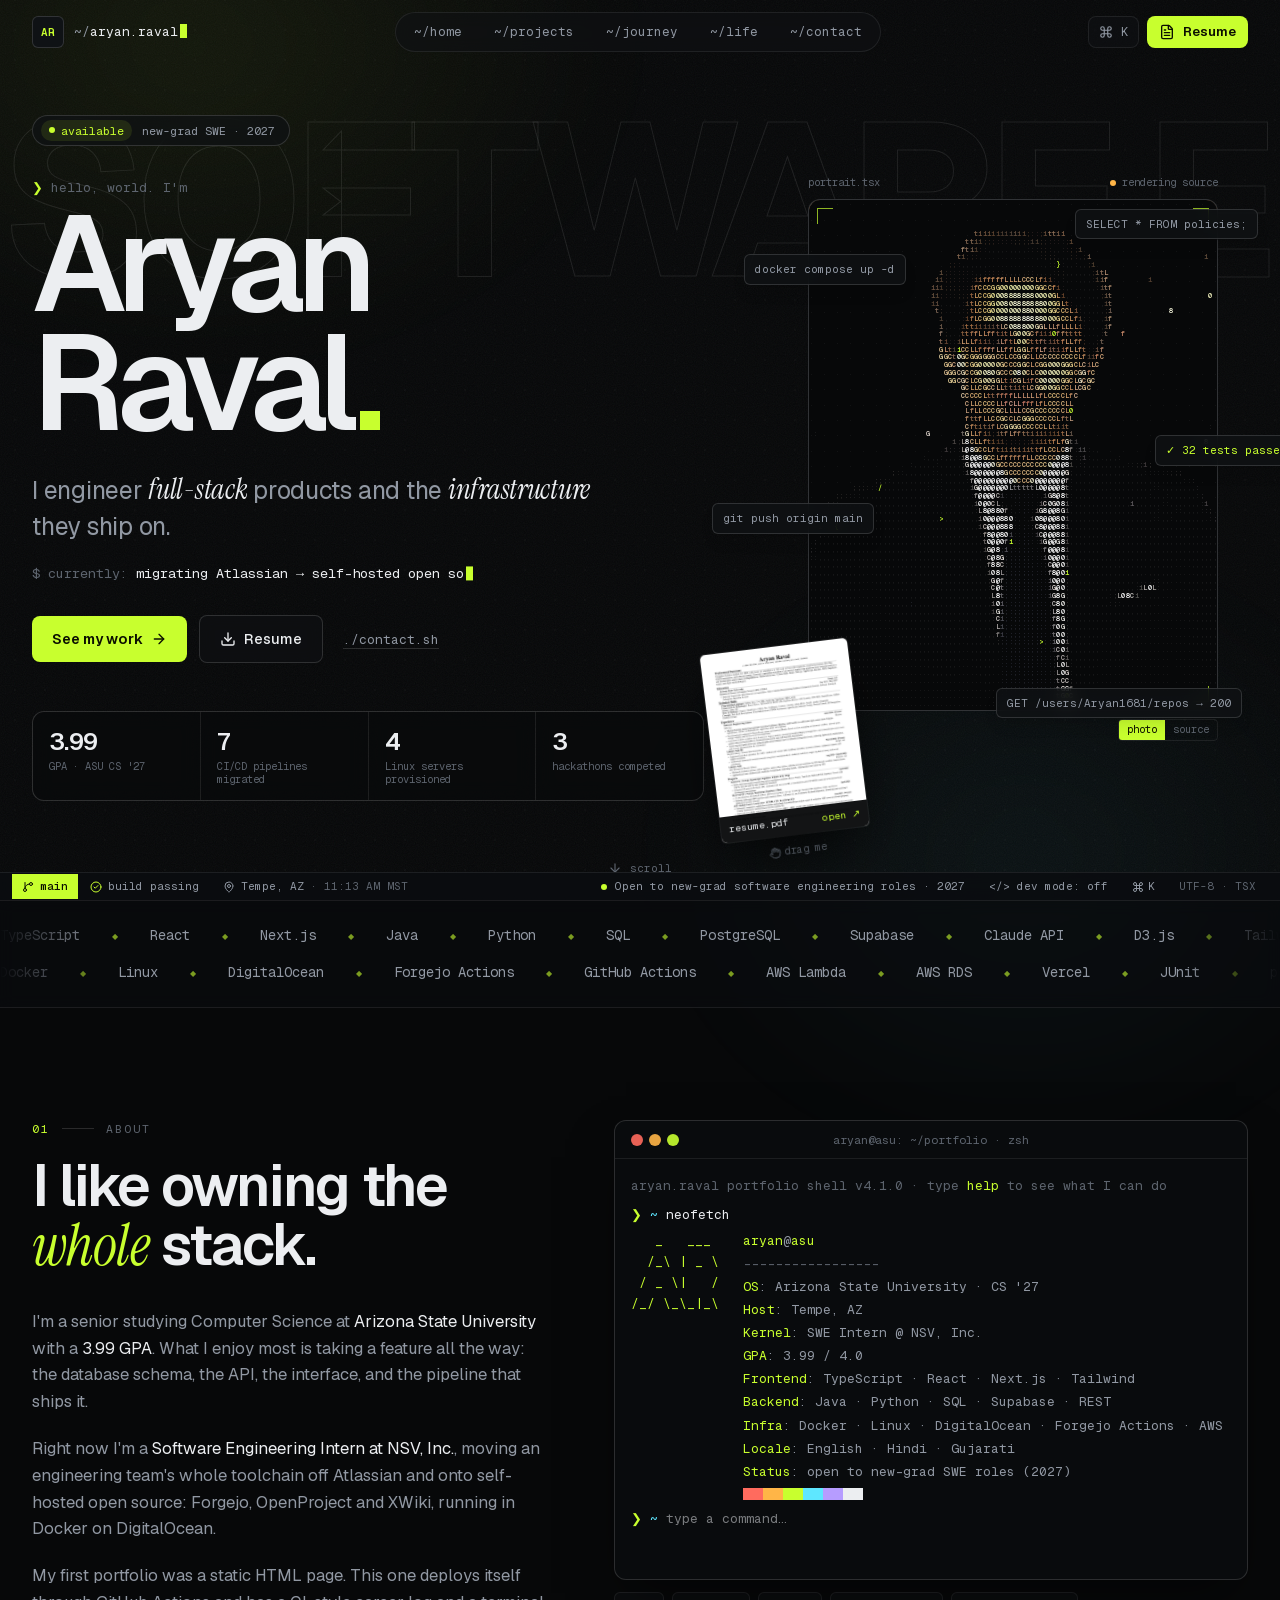
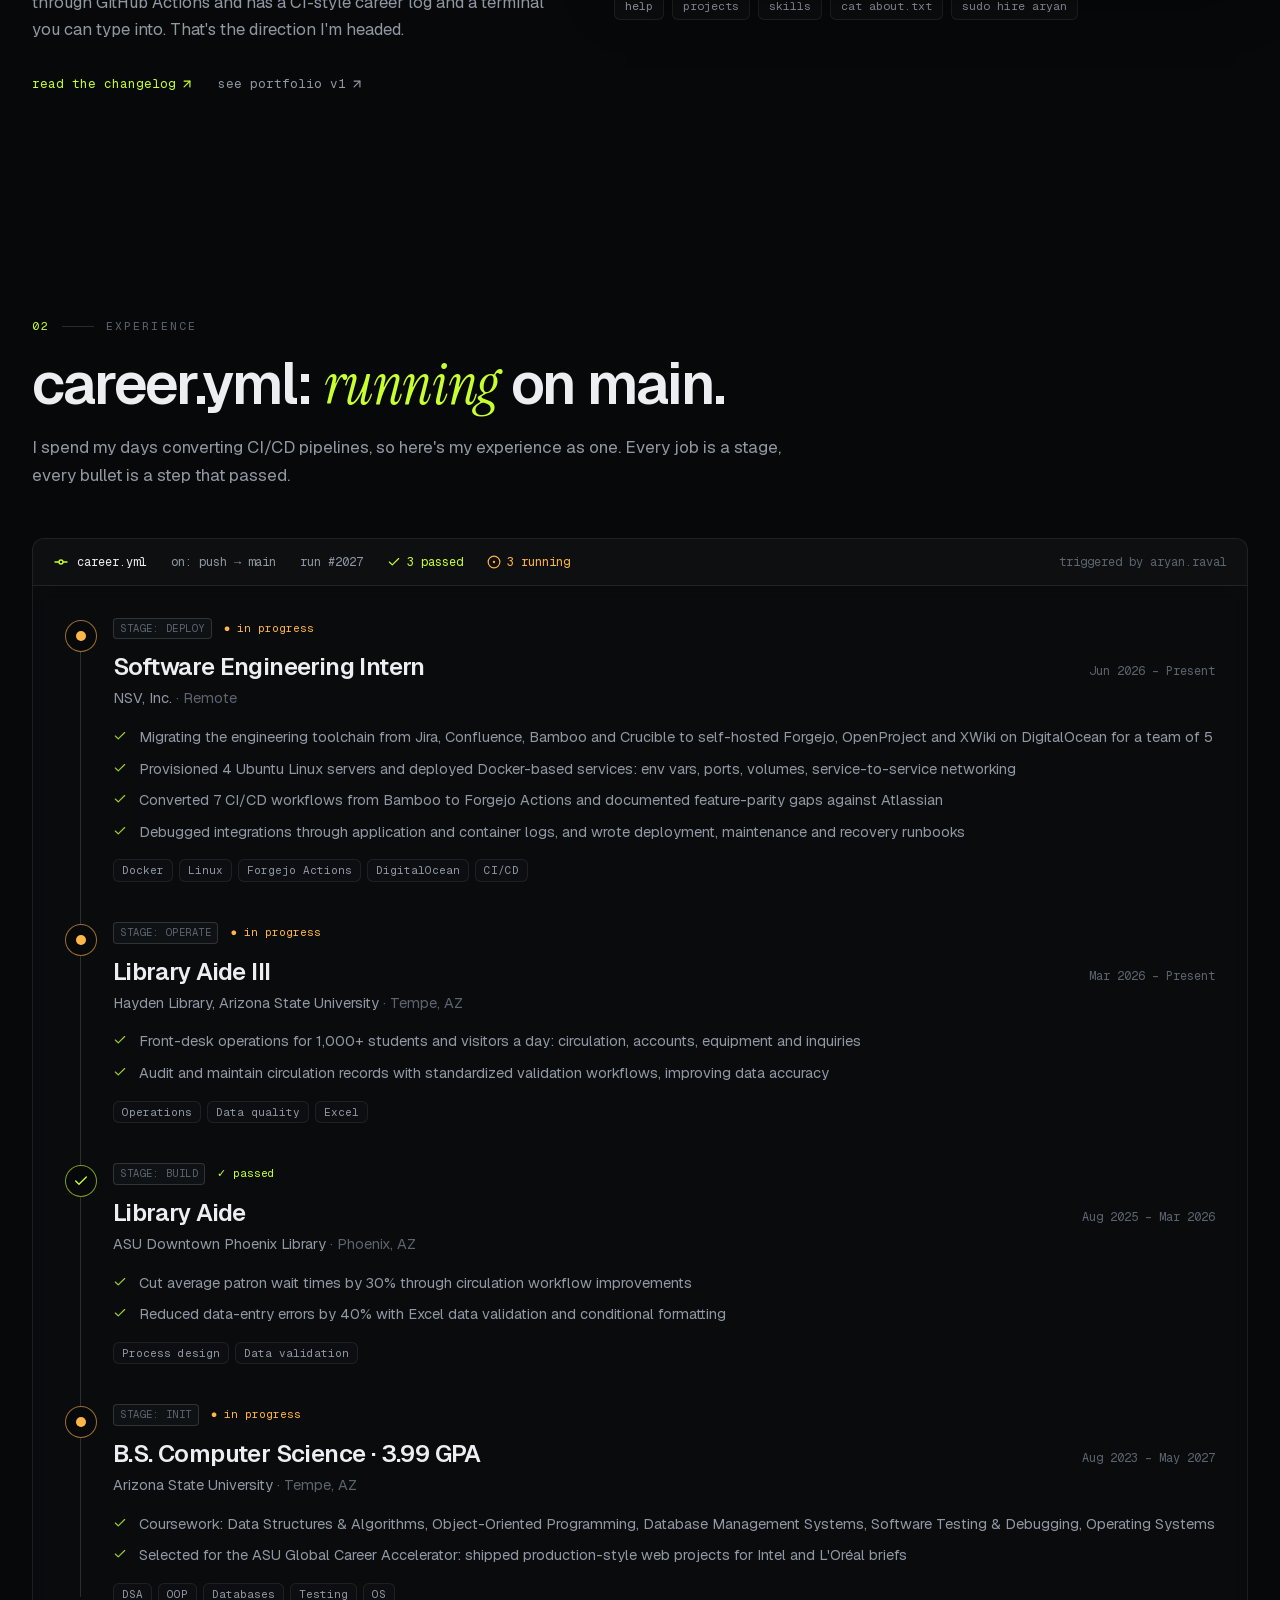
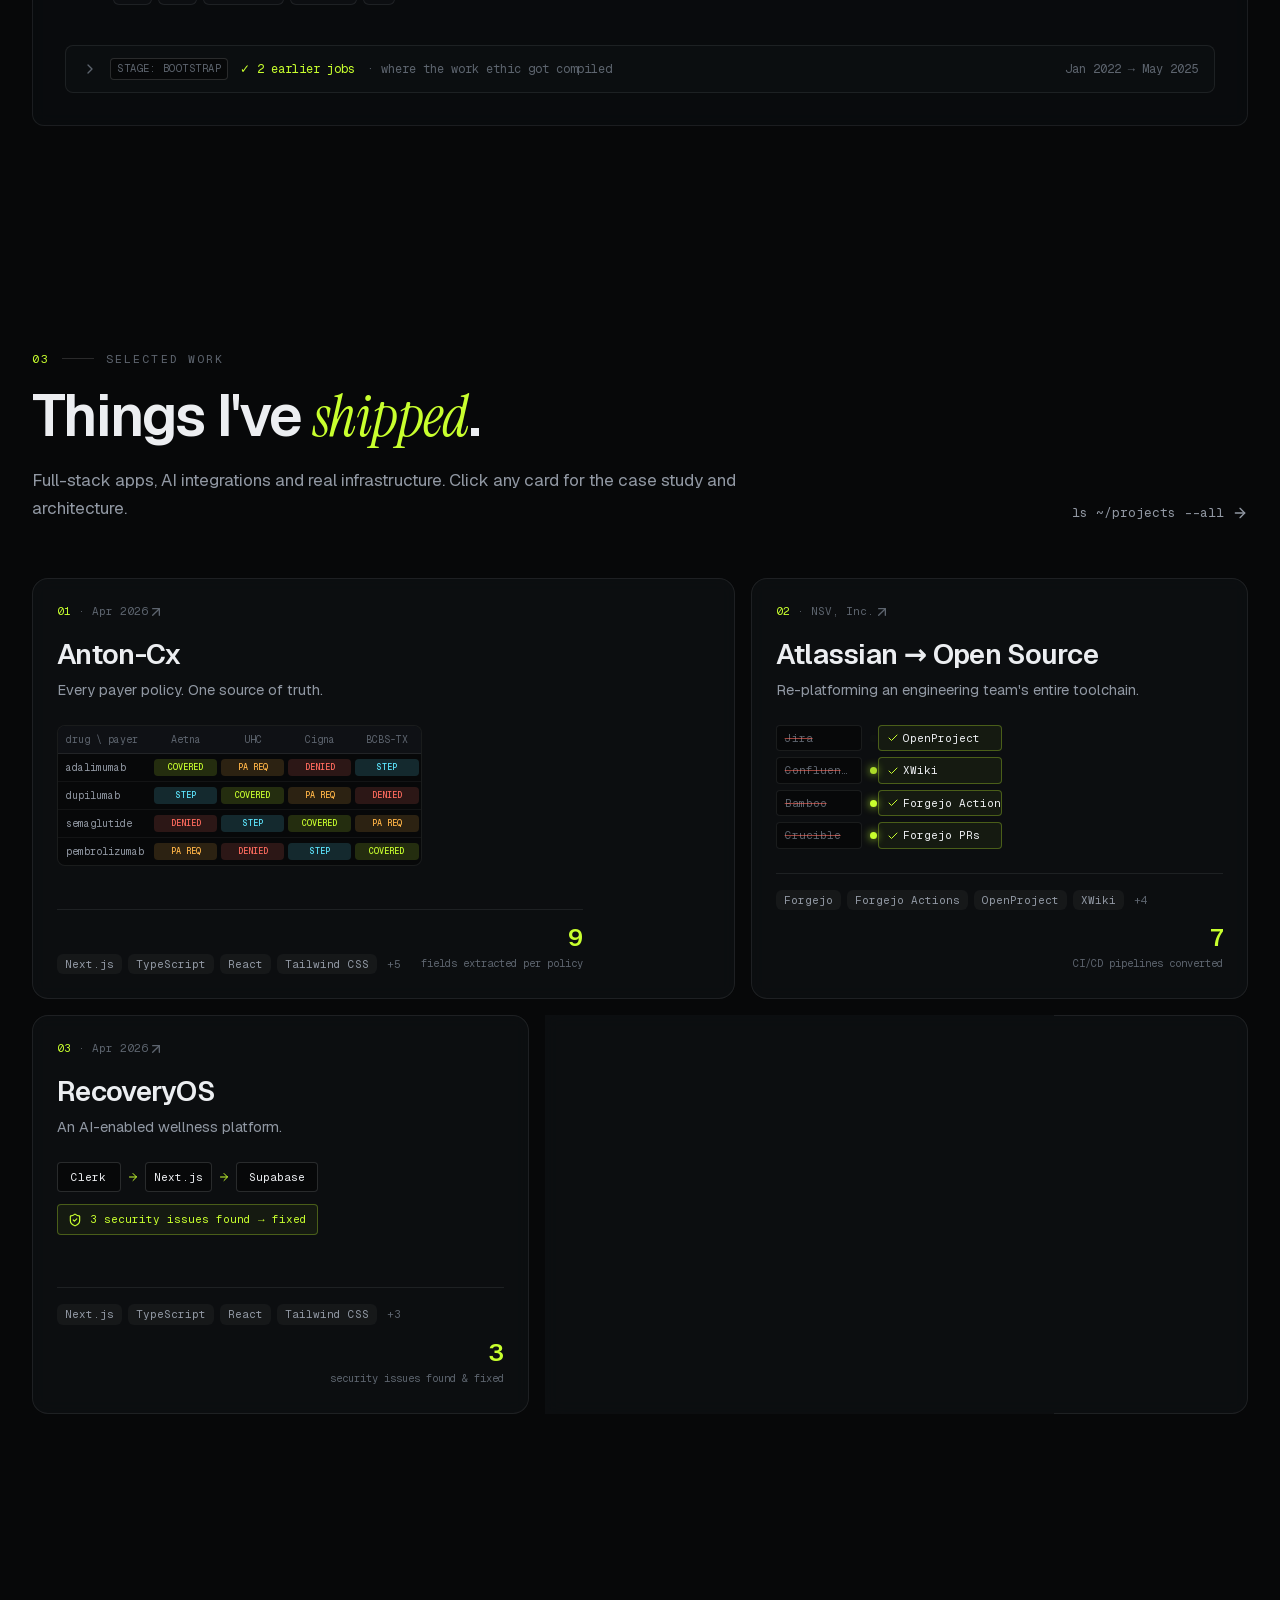
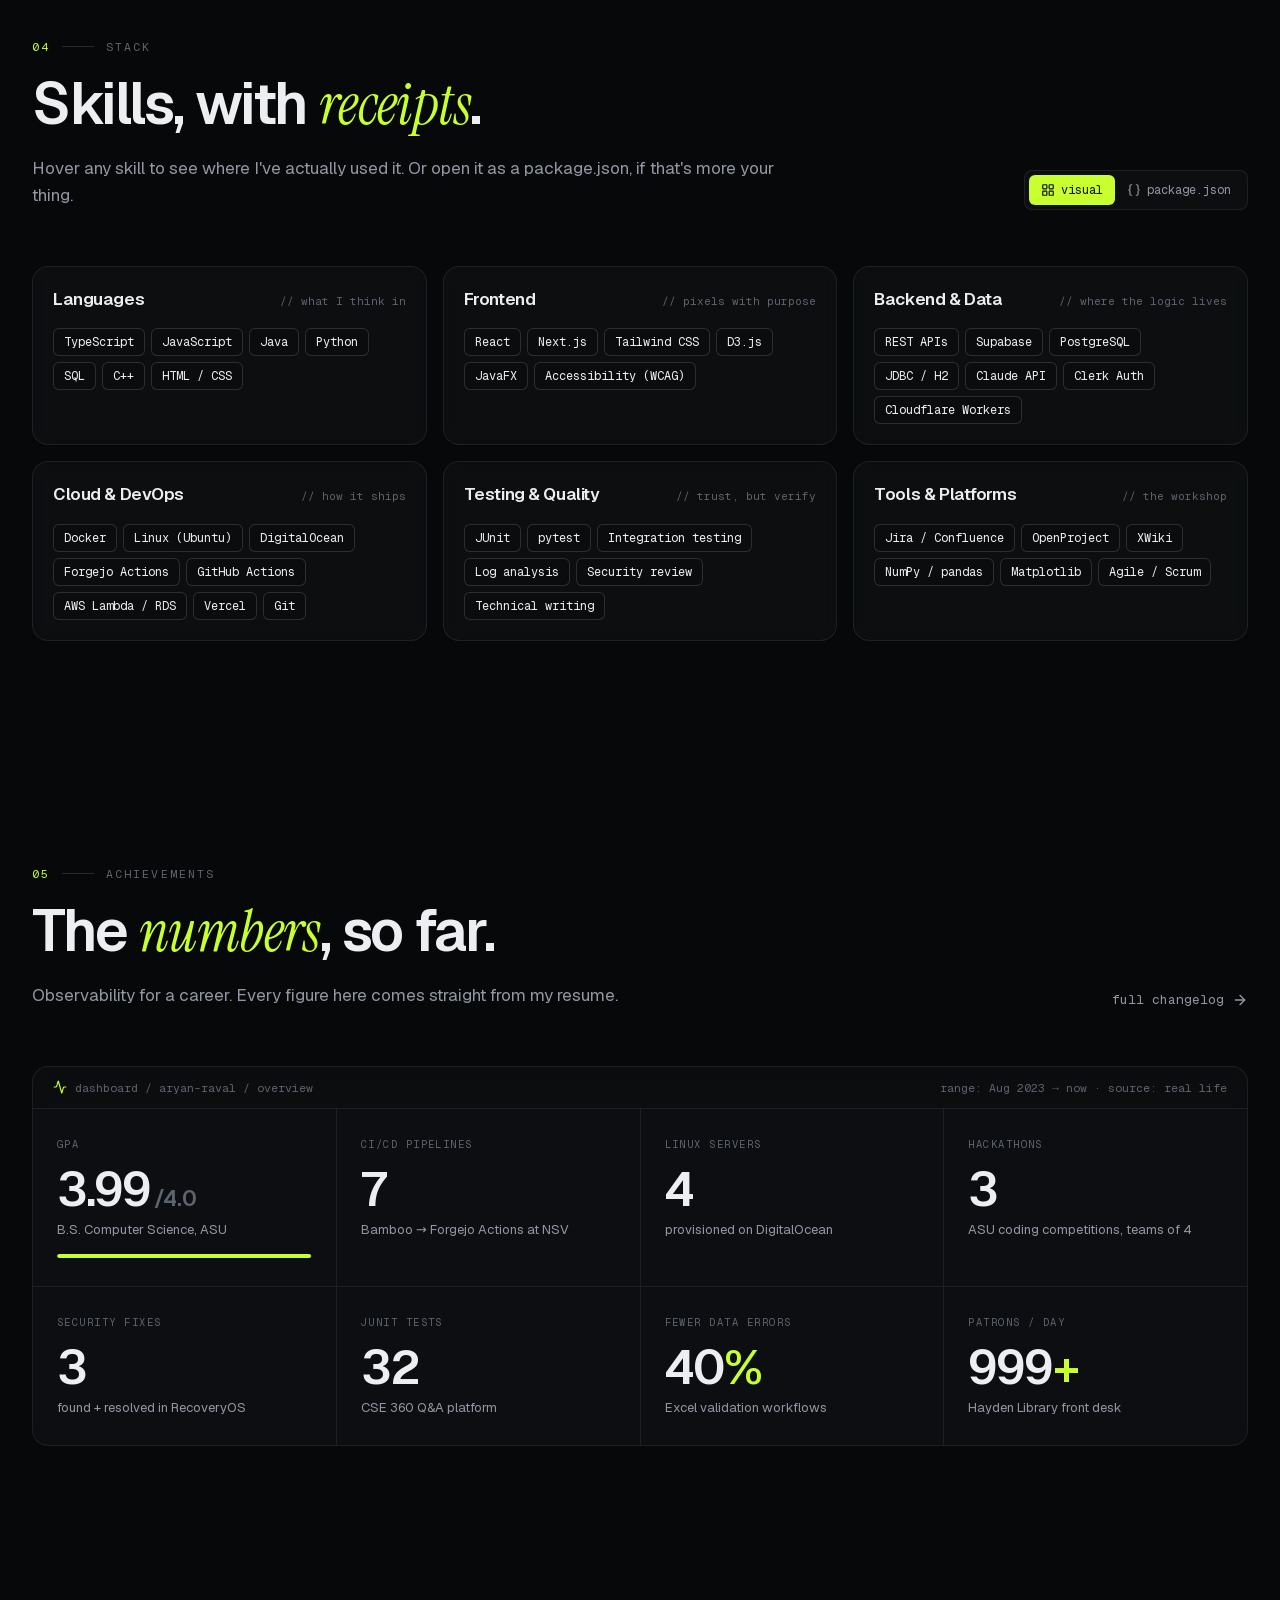
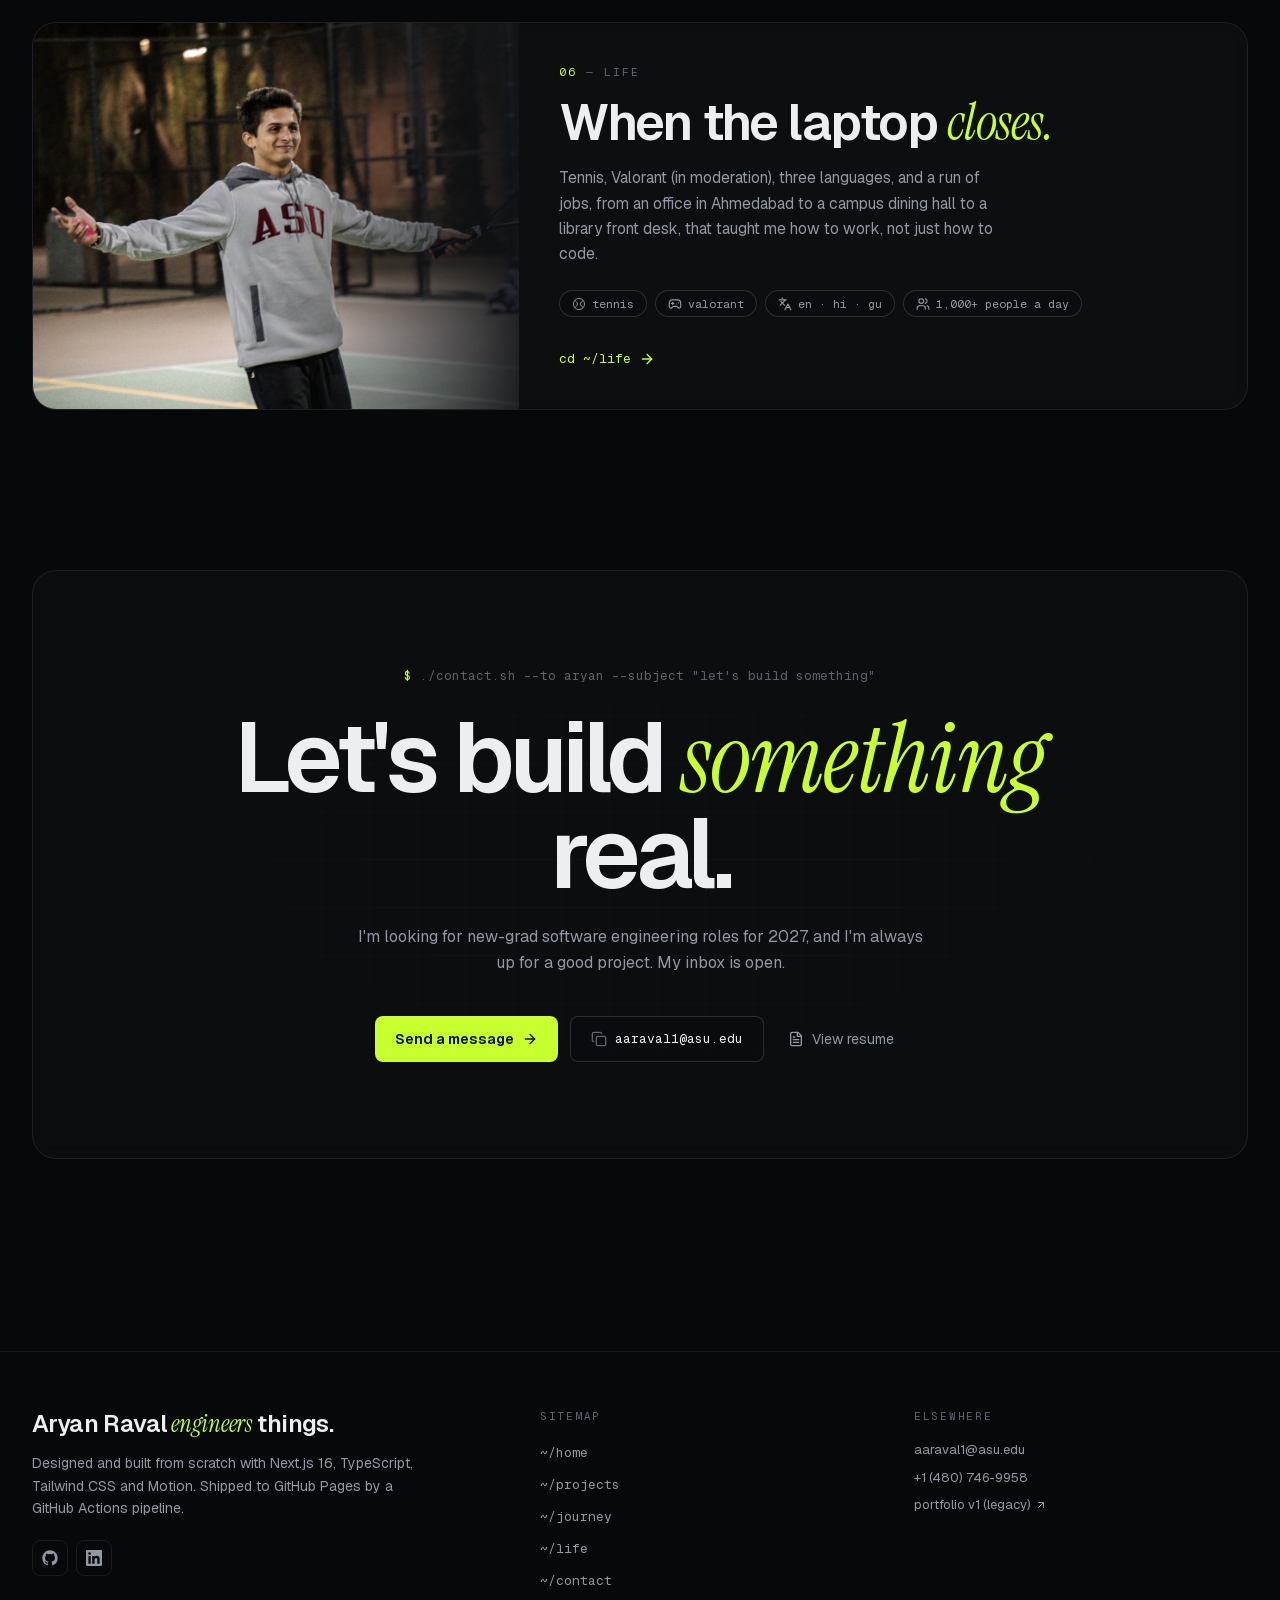
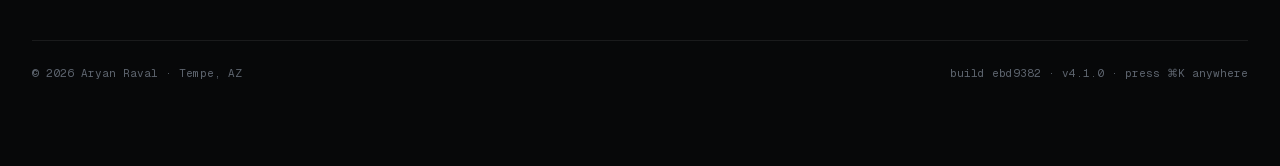
<file: index.html>
<!DOCTYPE html><html lang="en" class="T19VSG_variable _8Li5zG_variable o_1SAq_variable"><head><meta charSet="utf-8"/><meta name="viewport" content="width=device-width, initial-scale=1"/><link rel="preload" href="/_next/static/media/797e433ab948586e-s.p.0r6juujl39pe6.woff2" as="font" crossorigin="" type="font/woff2"/><link rel="preload" href="/_next/static/media/7ebf22b5a21034f8-s.p.3j3877k49yy0l.woff2" as="font" crossorigin="" type="font/woff2"/><link rel="preload" href="/_next/static/media/caa3a2e1cccd8315-s.p.0wgildi0cnwt9.woff2" as="font" crossorigin="" type="font/woff2"/><link rel="preload" href="/_next/static/media/e41d5df559864f9e-s.p.1g73gv09-xcb6.woff2" as="font" crossorigin="" type="font/woff2"/><link rel="preload" as="image" href="/images/aryan-portrait.jpg"/><link rel="stylesheet" href="/_next/static/chunks/3q2xig94tih25.css" data-precedence="next"/><link rel="preload" as="script" fetchPriority="low" href="/_next/static/chunks/1ckvzn7sfprko.js"/><script src="/_next/static/chunks/2bzlqb104tejm.js" async=""></script><script src="/_next/static/chunks/2or1riwyasohw.js" async=""></script><script src="/_next/static/chunks/1-fibdkr3wypg.js" async=""></script><script src="/_next/static/chunks/turbopack-3-ry682tkyiqk.js" async=""></script><script src="/_next/static/chunks/42onvq6nokjl2.js" async=""></script><script src="/_next/static/chunks/1m4r3h1qzhj2j.js" async=""></script><script src="/_next/static/chunks/1ka4qujb72j-q.js" async=""></script><script src="/_next/static/chunks/1___6oobgvxcq.js" async=""></script><script src="/_next/static/chunks/3ixcz7sh88nmh.js" async=""></script><script src="/_next/static/chunks/3in9aumicdntz.js" async=""></script><meta name="theme-color" content="#070809"/><meta name="color-scheme" content="dark"/><title>Aryan Raval · Software Engineer</title><meta name="description" content="Aryan Raval: full-stack software engineer and CS senior at Arizona State (3.99 GPA). Next.js, TypeScript, Java, Python, Docker, Linux and CI/CD. SWE Intern at NSV, Inc."/><meta name="author" content="Aryan Raval"/><meta name="keywords" content="Aryan Raval,software engineer,full-stack,Next.js,TypeScript,DevOps,ASU,portfolio"/><meta name="referrer" content="strict-origin-when-cross-origin"/><meta property="og:title" content="Aryan Raval · Software Engineer"/><meta property="og:description" content="Full-stack products and the infrastructure they ship on."/><meta property="og:image" content="https://aryan1681.github.io/images/aryan-portrait.jpg"/><meta property="og:image:width" content="853"/><meta property="og:image:height" content="1280"/><meta property="og:image:alt" content="Aryan Raval"/><meta property="og:type" content="website"/><meta name="twitter:card" content="summary_large_image"/><meta name="twitter:title" content="Aryan Raval · Software Engineer"/><meta name="twitter:description" content="Full-stack products and the infrastructure they ship on."/><meta name="twitter:image" content="https://aryan1681.github.io/images/aryan-portrait.jpg"/><meta name="twitter:image:alt" content="Aryan Raval"/><meta name="twitter:image:width" content="853"/><meta name="twitter:image:height" content="1280"/><link rel="icon" href="/icon.svg?icon.2ribvxsm2359e.svg" sizes="any" type="image/svg+xml"/><meta name="next-size-adjust" content=""/><script>try{if(sessionStorage.getItem("booted"))document.documentElement.setAttribute("data-booted","")}catch(e){}</script><script src="/_next/static/chunks/0cz1d0mv5g_q7.js" noModule=""></script></head><body class="grain min-h-dvh"><div hidden=""><!--$--><!--/$--></div><a href="#main" class="sr-only z-[90] rounded-md bg-accent px-3 py-2 text-accent-ink focus:not-sr-only focus:fixed focus:left-4 focus:top-4">Skip to content</a><div id="boot-overlay" aria-hidden="true" class="fixed inset-0 z-[100] flex items-end bg-bg transition-[clip-path] duration-700 ease-[cubic-bezier(.77,0,.18,1)]" style="clip-path:inset(0 0 0% 0)"><div class="hairline-grid absolute inset-0 opacity-60"></div><div class="relative mx-auto w-full max-w-7xl px-5 pb-14 sm:px-8 sm:pb-20"><p class="mb-6 font-mono text-[11px] uppercase tracking-[0.2em] text-dim">aryan.raval · boot</p><div class="space-y-1.5 font-mono text-[12.5px] sm:text-sm"></div><div class="mt-8 h-px w-full overflow-hidden bg-line"><div class="h-full bg-accent transition-[width] duration-200" style="width:0%"></div></div><div class="mt-3 flex justify-between font-mono text-[10.5px] text-dim"><span>0<!-- -->%</span><span class="pointer-coarse:hidden">press any key to skip</span><span class="hidden pointer-coarse:inline">tap to skip</span></div></div></div><div aria-hidden="true" class="pointer-events-none fixed inset-0 z-0"><canvas class="absolute inset-0"></canvas><div class="absolute -left-[20%] -top-[30%] h-[70vh] w-[70vw] rounded-full bg-[radial-gradient(closest-side,rgb(200_255_46/0.07),transparent)] blur-2xl"></div><div class="absolute -bottom-[30%] -right-[10%] h-[70vh] w-[60vw] rounded-full bg-[radial-gradient(closest-side,rgb(94_231_255/0.05),transparent)] blur-2xl"></div></div><header class="fixed inset-x-0 top-0 z-40 transition-[background-color,border-color,backdrop-filter] duration-300 border-b border-transparent"><nav class="mx-auto flex h-16 max-w-7xl items-center justify-between px-4 sm:px-6 lg:px-8" aria-label="Main"><a class="group flex items-center gap-2.5" aria-label="Aryan Raval, home" href="/"><span class="grid size-8 place-items-center rounded-md border border-line-2 bg-panel font-mono text-[11px] font-semibold tracking-tight text-accent transition-colors group-hover:border-accent/60">AR</span><span class="hidden whitespace-nowrap font-mono text-[13px] text-muted sm:inline">~/<span class="text-fg">aryan.raval</span><span class="ml-0.5 inline-block h-3.5 w-[7px] translate-y-[2px] animate-blink bg-accent"></span></span></a><ul class="hidden items-center gap-1 rounded-full border border-line bg-panel/60 p-1 backdrop-blur md:flex"><li class="relative"><a class="relative z-10 block rounded-full px-3.5 py-1.5 font-mono text-[12.5px] transition-colors text-accent-ink" href="/">~/<!-- -->home</a><span class="absolute inset-0 rounded-full bg-accent"></span></li><li class="relative"><a class="relative z-10 block rounded-full px-3.5 py-1.5 font-mono text-[12.5px] transition-colors text-muted hover:text-fg" href="/projects/">~/<!-- -->projects</a></li><li class="relative"><a class="relative z-10 block rounded-full px-3.5 py-1.5 font-mono text-[12.5px] transition-colors text-muted hover:text-fg" href="/journey/">~/<!-- -->journey</a></li><li class="relative"><a class="relative z-10 block rounded-full px-3.5 py-1.5 font-mono text-[12.5px] transition-colors text-muted hover:text-fg" href="/life/">~/<!-- -->life</a></li><li class="relative"><a class="relative z-10 block rounded-full px-3.5 py-1.5 font-mono text-[12.5px] transition-colors text-muted hover:text-fg" href="/contact/">~/<!-- -->contact</a></li></ul><div class="flex items-center gap-2"><button class="hidden items-center gap-2 rounded-lg border border-line bg-panel/60 px-2.5 py-1.5 font-mono text-[12px] text-muted transition-colors hover:border-line-2 hover:text-fg sm:flex md:hidden lg:flex" aria-label="Open command palette"><svg xmlns="http://www.w3.org/2000/svg" width="24" height="24" viewBox="0 0 24 24" fill="none" stroke="currentColor" stroke-width="2" stroke-linecap="round" stroke-linejoin="round" class="lucide lucide-command size-3.5" aria-hidden="true"><path d="M15 6v12a3 3 0 1 0 3-3H6a3 3 0 1 0 3 3V6a3 3 0 1 0-3 3h12a3 3 0 1 0-3-3"></path></svg><span>K</span></button><button class="flex items-center gap-2 rounded-lg bg-accent px-3 py-1.5 text-[13px] font-semibold text-accent-ink transition-transform hover:-translate-y-px active:translate-y-0"><svg xmlns="http://www.w3.org/2000/svg" width="24" height="24" viewBox="0 0 24 24" fill="none" stroke="currentColor" stroke-width="2" stroke-linecap="round" stroke-linejoin="round" class="lucide lucide-file-text size-4" aria-hidden="true"><path d="M6 22a2 2 0 0 1-2-2V4a2 2 0 0 1 2-2h8a2.4 2.4 0 0 1 1.704.706l3.588 3.588A2.4 2.4 0 0 1 20 8v12a2 2 0 0 1-2 2z"></path><path d="M14 2v5a1 1 0 0 0 1 1h5"></path><path d="M10 9H8"></path><path d="M16 13H8"></path><path d="M16 17H8"></path></svg><span>Resume</span></button><button class="grid size-9 place-items-center rounded-lg border border-line text-fg md:hidden" aria-label="Open menu" aria-expanded="false"><svg xmlns="http://www.w3.org/2000/svg" width="24" height="24" viewBox="0 0 24 24" fill="none" stroke="currentColor" stroke-width="2" stroke-linecap="round" stroke-linejoin="round" class="lucide lucide-menu size-4" aria-hidden="true"><path d="M4 5h16"></path><path d="M4 12h16"></path><path d="M4 19h16"></path></svg></button></div></nav></header><main id="main" class="relative z-10"><section data-component="Hero" class="relative flex min-h-[100svh] items-center overflow-hidden pb-16 pt-24 lg:pt-20"><div aria-hidden="true" class="text-outline pointer-events-none absolute left-0 top-[16%] select-none whitespace-nowrap text-[22vw] font-bold leading-none tracking-[-0.06em] lg:top-[10%] lg:text-[17vw]" style="transform:none">SOFTWARE ENGINEER · FULL STACK · DEVOPS ·</div><div class="relative mx-auto grid grid-cols-1 w-full max-w-7xl items-center gap-14 px-4 sm:px-6 lg:grid-cols-[1.2fr_0.8fr] lg:gap-10 lg:px-8"><div style="opacity:1"><div class="inline-flex items-center gap-2.5 rounded-full border border-line-2 bg-panel/70 py-1 pl-2 pr-3.5 font-mono text-[11.5px] text-muted backdrop-blur" style="opacity:0;transform:translateY(10px)"><span class="flex items-center gap-1.5 rounded-full bg-accent/10 px-2 py-0.5 text-accent"><span class="size-1.5 animate-pulse-dot rounded-full bg-accent"></span> available</span>new-grad SWE · 2027</div><p class="mt-8 font-mono text-[13px] text-dim"><span class="text-accent">❯</span> hello, world. I&#x27;m</p><h1 class="mt-2 text-[clamp(3.6rem,11vw,8.4rem)] font-semibold leading-[0.88] tracking-[-0.055em]"><span class="block" aria-label="Aryan"><span aria-hidden="true">Aryan</span></span><span class="block"><span aria-label="Raval"><span aria-hidden="true">Raval</span></span><span class="text-accent">.</span></span></h1><p class="mt-7 max-w-xl text-[clamp(1.2rem,2.2vw,1.55rem)] leading-snug tracking-[-0.01em] text-muted">I engineer <span class="serif-accent text-[1.15em] text-fg">full-stack</span> products and the<!-- --> <span class="serif-accent text-[1.15em] text-fg">infrastructure</span> they ship on.</p><p class="mt-5 min-h-[3em] font-mono text-[13px] text-muted sm:min-h-0 sm:text-[13.5px]"><span class="text-dim">$ currently:</span> <span class="text-fg">migrating Atlassian → self-hosted open source @ NSV<span class="ml-0.5 inline-block h-[1.05em] w-[0.5em] translate-y-[0.18em] animate-blink bg-accent" aria-hidden="true"></span></span></p><div class="mt-8 flex flex-wrap items-center gap-3"><a class="group inline-flex items-center gap-2 rounded-lg bg-accent px-5 py-3 text-[14.5px] font-semibold text-accent-ink transition-transform hover:-translate-y-0.5" href="/projects/">See my work <svg xmlns="http://www.w3.org/2000/svg" width="24" height="24" viewBox="0 0 24 24" fill="none" stroke="currentColor" stroke-width="2" stroke-linecap="round" stroke-linejoin="round" class="lucide lucide-arrow-right size-4 transition-transform group-hover:translate-x-0.5" aria-hidden="true"><path d="M5 12h14"></path><path d="m12 5 7 7-7 7"></path></svg></a><a href="/resume/Aryan_Raval_Resume.pdf" download="Aryan_Raval_Resume.pdf" class="inline-flex items-center gap-2 rounded-lg border border-line-2 bg-panel/60 px-5 py-3 text-[14.5px] font-medium text-fg backdrop-blur transition-colors hover:border-accent/50"><svg xmlns="http://www.w3.org/2000/svg" width="24" height="24" viewBox="0 0 24 24" fill="none" stroke="currentColor" stroke-width="2" stroke-linecap="round" stroke-linejoin="round" class="lucide lucide-download size-4" aria-hidden="true"><path d="M12 15V3"></path><path d="M21 15v4a2 2 0 0 1-2 2H5a2 2 0 0 1-2-2v-4"></path><path d="m7 10 5 5 5-5"></path></svg> Resume</a><a class="px-2 py-3 font-mono text-[13px] text-muted underline decoration-line-2 underline-offset-4 hover:text-accent" href="/contact/">./contact.sh</a></div><dl class="mt-12 grid max-w-2xl grid-cols-2 gap-px overflow-hidden rounded-xl border border-line bg-line sm:grid-cols-4"><div class="bg-bg/90 px-4 py-3.5 backdrop-blur" style="opacity:0;transform:translateY(8px)"><dt class="sr-only">GPA · ASU CS &#x27;27</dt><dd><span class="block text-2xl font-semibold tracking-tight">3.99</span><span class="mt-0.5 block font-mono text-[10.5px] leading-tight text-dim">GPA · ASU CS &#x27;27</span></dd></div><div class="bg-bg/90 px-4 py-3.5 backdrop-blur" style="opacity:0;transform:translateY(8px)"><dt class="sr-only">CI/CD pipelines migrated</dt><dd><span class="block text-2xl font-semibold tracking-tight">7</span><span class="mt-0.5 block font-mono text-[10.5px] leading-tight text-dim">CI/CD pipelines migrated</span></dd></div><div class="bg-bg/90 px-4 py-3.5 backdrop-blur" style="opacity:0;transform:translateY(8px)"><dt class="sr-only">Linux servers provisioned</dt><dd><span class="block text-2xl font-semibold tracking-tight">4</span><span class="mt-0.5 block font-mono text-[10.5px] leading-tight text-dim">Linux servers provisioned</span></dd></div><div class="bg-bg/90 px-4 py-3.5 backdrop-blur" style="opacity:0;transform:translateY(8px)"><dt class="sr-only">hackathons competed</dt><dd><span class="block text-2xl font-semibold tracking-tight">3</span><span class="mt-0.5 block font-mono text-[10.5px] leading-tight text-dim">hackathons competed</span></dd></div></dl></div><div class="relative mx-auto w-full max-w-[340px] sm:max-w-[380px] lg:max-w-[410px]"><div class="pointer-events-none absolute z-10 hidden xl:block -left-16 top-[14%]" aria-hidden="true" style="transform:none"><div class="animate-float" style="animation-delay:0s;opacity:0;transform:scale(0.9)"><span class="block whitespace-nowrap rounded-md border border-line-2 bg-panel/80 px-2.5 py-1.5 font-mono text-[11px] text-muted shadow-lg backdrop-blur">docker compose up -d</span></div></div><div class="pointer-events-none absolute z-10 hidden xl:block -right-10 top-[6%]" aria-hidden="true" style="transform:none"><div class="animate-float" style="animation-delay:1.2s;opacity:0;transform:scale(0.9)"><span class="block whitespace-nowrap rounded-md border border-line-2 bg-panel/80 px-2.5 py-1.5 font-mono text-[11px] text-muted shadow-lg backdrop-blur">SELECT * FROM policies;</span></div></div><div class="pointer-events-none absolute z-10 hidden xl:block -right-20 top-[46%]" aria-hidden="true" style="transform:none"><div class="animate-float" style="animation-delay:0.6s;opacity:0;transform:scale(0.9)"><span class="block whitespace-nowrap rounded-md border border-line-2 bg-panel/80 px-2.5 py-1.5 font-mono text-[11px] text-muted shadow-lg backdrop-blur"><span class="text-accent">✓ 32 tests passed</span></span></div></div><div class="pointer-events-none absolute z-10 hidden xl:block -left-24 top-[58%]" aria-hidden="true" style="transform:none"><div class="animate-float" style="animation-delay:1.8s;opacity:0;transform:scale(0.9)"><span class="block whitespace-nowrap rounded-md border border-line-2 bg-panel/80 px-2.5 py-1.5 font-mono text-[11px] text-muted shadow-lg backdrop-blur">git push origin main</span></div></div><div class="pointer-events-none absolute z-10 hidden xl:block -right-6 bottom-[4%]" aria-hidden="true" style="transform:none"><div class="animate-float" style="animation-delay:2.4s;opacity:0;transform:scale(0.9)"><span class="block whitespace-nowrap rounded-md border border-line-2 bg-panel/80 px-2.5 py-1.5 font-mono text-[11px] text-muted shadow-lg backdrop-blur">GET /users/Aryan1681/repos → 200</span></div></div><div style="opacity:0;transform:scale(0.96)"><div class="relative" style="perspective:1200px"><div class="relative" style="transform-style:preserve-3d;transform:none"><div class="mb-2 flex items-center justify-between font-mono text-[10.5px] text-dim"><span>portrait.tsx</span><span class="flex items-center gap-1.5"><span class="size-1.5 rounded-full animate-blink bg-amber"></span>rendering source</span></div><div class="relative aspect-[4/5] w-full cursor-crosshair overflow-hidden rounded-xl border border-line-2 bg-panel [transition:--lens_.35s_cubic-bezier(.22,1,.36,1)]" role="img" aria-label="Portrait of Aryan Raval in a navy suit"><img alt="" decoding="async" data-nimg="fill" class="object-cover object-[50%_20%]" style="position:absolute;height:100%;width:100%;left:0;top:0;right:0;bottom:0;color:transparent" src="/images/aryan-portrait.jpg"/><div class="pointer-events-none absolute inset-0 bg-gradient-to-t from-bg/60 via-transparent to-transparent"></div><div class="absolute inset-0 bg-bg"><canvas class="absolute inset-0"></canvas></div><span class="pointer-events-none absolute size-4 border-accent/70 left-2 top-2 border-l border-t"></span><span class="pointer-events-none absolute size-4 border-accent/70 right-2 top-2 border-r border-t"></span><span class="pointer-events-none absolute size-4 border-accent/70 bottom-2 left-2 border-b border-l"></span><span class="pointer-events-none absolute size-4 border-accent/70 bottom-2 right-2 border-b border-r"></span></div><div class="mt-2 flex items-center justify-end font-mono text-[10.5px] text-dim"><span class="flex overflow-hidden rounded border border-line"><button class="px-2 py-0.5 bg-accent text-accent-ink" aria-pressed="true">photo</button><button class="px-2 py-0.5 hover:text-fg" aria-pressed="false">source</button></span></div></div></div></div><button type="button" class="group z-20 cursor-grab touch-none select-none absolute -bottom-6 -left-6 sm:-left-20 lg:-left-24" aria-label="Open resume (you can also drag it around)" draggable="false" style="opacity:0;transform:translateY(40px) rotate(-14deg);-webkit-touch-callout:none;-webkit-user-select:none;user-select:none;touch-action:none"><div class="animate-float"><div class="relative w-[118px] overflow-hidden rounded-[5px] bg-white p-1 shadow-[0_24px_60px_-12px_rgb(0_0_0/0.8),0_0_0_1px_rgb(255_255_255/0.1)] sm:w-[148px]"><img alt="" draggable="false" loading="lazy" width="300" height="388" decoding="async" data-nimg="1" class="pointer-events-none h-auto w-full" style="color:transparent" src="/resume/resume-preview.jpg"/><div class="absolute inset-x-0 bottom-0 flex items-center justify-between bg-bg/95 px-2 py-1.5 font-mono text-[9.5px] text-fg"><span class="truncate">resume.pdf</span><span class="text-accent">open ↗</span></div></div><p class="mt-2 flex items-center justify-center gap-1 font-mono text-[10px] text-dim opacity-80 transition-opacity group-hover:opacity-100"><svg xmlns="http://www.w3.org/2000/svg" width="24" height="24" viewBox="0 0 24 24" fill="none" stroke="currentColor" stroke-width="2" stroke-linecap="round" stroke-linejoin="round" class="lucide lucide-hand size-3" aria-hidden="true"><path d="M18 11V6a2 2 0 0 0-2-2a2 2 0 0 0-2 2"></path><path d="M14 10V4a2 2 0 0 0-2-2a2 2 0 0 0-2 2v2"></path><path d="M10 10.5V6a2 2 0 0 0-2-2a2 2 0 0 0-2 2v8"></path><path d="M18 8a2 2 0 1 1 4 0v6a8 8 0 0 1-8 8h-2c-2.8 0-4.5-.86-5.99-2.34l-3.6-3.6a2 2 0 0 1 2.83-2.82L7 15"></path></svg> drag me</p></div></button></div></div><a href="#about" class="absolute bottom-6 left-1/2 hidden -translate-x-1/2 items-center gap-2 font-mono text-[11px] text-dim hover:text-fg lg:flex" style="opacity:1"><svg xmlns="http://www.w3.org/2000/svg" width="24" height="24" viewBox="0 0 24 24" fill="none" stroke="currentColor" stroke-width="2" stroke-linecap="round" stroke-linejoin="round" class="lucide lucide-arrow-down size-3.5 animate-bounce" aria-hidden="true"><path d="M12 5v14"></path><path d="m19 12-7 7-7-7"></path></svg> scroll</a></section><section aria-label="Technologies I work with" data-component="TechMarquee" class="relative space-y-4 border-y border-line bg-bg-2/60 py-6 backdrop-blur-sm"><div class="mask-fade-x flex overflow-hidden"><ul class="flex shrink-0 items-center gap-8 pr-8 hover:[animation-play-state:paused] animate-marquee"><li class="flex items-center gap-8 whitespace-nowrap font-mono text-[13px] text-muted sm:text-[14px]" aria-hidden="false"><span class="transition-colors hover:text-accent">TypeScript</span><span class="text-[8px] text-accent/60">◆</span></li><li class="flex items-center gap-8 whitespace-nowrap font-mono text-[13px] text-muted sm:text-[14px]" aria-hidden="false"><span class="transition-colors hover:text-accent">React</span><span class="text-[8px] text-accent/60">◆</span></li><li class="flex items-center gap-8 whitespace-nowrap font-mono text-[13px] text-muted sm:text-[14px]" aria-hidden="false"><span class="transition-colors hover:text-accent">Next.js</span><span class="text-[8px] text-accent/60">◆</span></li><li class="flex items-center gap-8 whitespace-nowrap font-mono text-[13px] text-muted sm:text-[14px]" aria-hidden="false"><span class="transition-colors hover:text-accent">Java</span><span class="text-[8px] text-accent/60">◆</span></li><li class="flex items-center gap-8 whitespace-nowrap font-mono text-[13px] text-muted sm:text-[14px]" aria-hidden="false"><span class="transition-colors hover:text-accent">Python</span><span class="text-[8px] text-accent/60">◆</span></li><li class="flex items-center gap-8 whitespace-nowrap font-mono text-[13px] text-muted sm:text-[14px]" aria-hidden="false"><span class="transition-colors hover:text-accent">SQL</span><span class="text-[8px] text-accent/60">◆</span></li><li class="flex items-center gap-8 whitespace-nowrap font-mono text-[13px] text-muted sm:text-[14px]" aria-hidden="false"><span class="transition-colors hover:text-accent">PostgreSQL</span><span class="text-[8px] text-accent/60">◆</span></li><li class="flex items-center gap-8 whitespace-nowrap font-mono text-[13px] text-muted sm:text-[14px]" aria-hidden="false"><span class="transition-colors hover:text-accent">Supabase</span><span class="text-[8px] text-accent/60">◆</span></li><li class="flex items-center gap-8 whitespace-nowrap font-mono text-[13px] text-muted sm:text-[14px]" aria-hidden="false"><span class="transition-colors hover:text-accent">Claude API</span><span class="text-[8px] text-accent/60">◆</span></li><li class="flex items-center gap-8 whitespace-nowrap font-mono text-[13px] text-muted sm:text-[14px]" aria-hidden="false"><span class="transition-colors hover:text-accent">D3.js</span><span class="text-[8px] text-accent/60">◆</span></li><li class="flex items-center gap-8 whitespace-nowrap font-mono text-[13px] text-muted sm:text-[14px]" aria-hidden="false"><span class="transition-colors hover:text-accent">Tailwind CSS</span><span class="text-[8px] text-accent/60">◆</span></li><li class="flex items-center gap-8 whitespace-nowrap font-mono text-[13px] text-muted sm:text-[14px]" aria-hidden="false"><span class="transition-colors hover:text-accent">REST APIs</span><span class="text-[8px] text-accent/60">◆</span></li><li class="flex items-center gap-8 whitespace-nowrap font-mono text-[13px] text-muted sm:text-[14px]" aria-hidden="true"><span class="transition-colors hover:text-accent">TypeScript</span><span class="text-[8px] text-accent/60">◆</span></li><li class="flex items-center gap-8 whitespace-nowrap font-mono text-[13px] text-muted sm:text-[14px]" aria-hidden="true"><span class="transition-colors hover:text-accent">React</span><span class="text-[8px] text-accent/60">◆</span></li><li class="flex items-center gap-8 whitespace-nowrap font-mono text-[13px] text-muted sm:text-[14px]" aria-hidden="true"><span class="transition-colors hover:text-accent">Next.js</span><span class="text-[8px] text-accent/60">◆</span></li><li class="flex items-center gap-8 whitespace-nowrap font-mono text-[13px] text-muted sm:text-[14px]" aria-hidden="true"><span class="transition-colors hover:text-accent">Java</span><span class="text-[8px] text-accent/60">◆</span></li><li class="flex items-center gap-8 whitespace-nowrap font-mono text-[13px] text-muted sm:text-[14px]" aria-hidden="true"><span class="transition-colors hover:text-accent">Python</span><span class="text-[8px] text-accent/60">◆</span></li><li class="flex items-center gap-8 whitespace-nowrap font-mono text-[13px] text-muted sm:text-[14px]" aria-hidden="true"><span class="transition-colors hover:text-accent">SQL</span><span class="text-[8px] text-accent/60">◆</span></li><li class="flex items-center gap-8 whitespace-nowrap font-mono text-[13px] text-muted sm:text-[14px]" aria-hidden="true"><span class="transition-colors hover:text-accent">PostgreSQL</span><span class="text-[8px] text-accent/60">◆</span></li><li class="flex items-center gap-8 whitespace-nowrap font-mono text-[13px] text-muted sm:text-[14px]" aria-hidden="true"><span class="transition-colors hover:text-accent">Supabase</span><span class="text-[8px] text-accent/60">◆</span></li><li class="flex items-center gap-8 whitespace-nowrap font-mono text-[13px] text-muted sm:text-[14px]" aria-hidden="true"><span class="transition-colors hover:text-accent">Claude API</span><span class="text-[8px] text-accent/60">◆</span></li><li class="flex items-center gap-8 whitespace-nowrap font-mono text-[13px] text-muted sm:text-[14px]" aria-hidden="true"><span class="transition-colors hover:text-accent">D3.js</span><span class="text-[8px] text-accent/60">◆</span></li><li class="flex items-center gap-8 whitespace-nowrap font-mono text-[13px] text-muted sm:text-[14px]" aria-hidden="true"><span class="transition-colors hover:text-accent">Tailwind CSS</span><span class="text-[8px] text-accent/60">◆</span></li><li class="flex items-center gap-8 whitespace-nowrap font-mono text-[13px] text-muted sm:text-[14px]" aria-hidden="true"><span class="transition-colors hover:text-accent">REST APIs</span><span class="text-[8px] text-accent/60">◆</span></li></ul></div><div class="mask-fade-x flex overflow-hidden"><ul class="flex shrink-0 items-center gap-8 pr-8 hover:[animation-play-state:paused] animate-marquee-rev"><li class="flex items-center gap-8 whitespace-nowrap font-mono text-[13px] text-muted sm:text-[14px]" aria-hidden="false"><span class="transition-colors hover:text-accent">Docker</span><span class="text-[8px] text-accent/60">◆</span></li><li class="flex items-center gap-8 whitespace-nowrap font-mono text-[13px] text-muted sm:text-[14px]" aria-hidden="false"><span class="transition-colors hover:text-accent">Linux</span><span class="text-[8px] text-accent/60">◆</span></li><li class="flex items-center gap-8 whitespace-nowrap font-mono text-[13px] text-muted sm:text-[14px]" aria-hidden="false"><span class="transition-colors hover:text-accent">DigitalOcean</span><span class="text-[8px] text-accent/60">◆</span></li><li class="flex items-center gap-8 whitespace-nowrap font-mono text-[13px] text-muted sm:text-[14px]" aria-hidden="false"><span class="transition-colors hover:text-accent">Forgejo Actions</span><span class="text-[8px] text-accent/60">◆</span></li><li class="flex items-center gap-8 whitespace-nowrap font-mono text-[13px] text-muted sm:text-[14px]" aria-hidden="false"><span class="transition-colors hover:text-accent">GitHub Actions</span><span class="text-[8px] text-accent/60">◆</span></li><li class="flex items-center gap-8 whitespace-nowrap font-mono text-[13px] text-muted sm:text-[14px]" aria-hidden="false"><span class="transition-colors hover:text-accent">AWS Lambda</span><span class="text-[8px] text-accent/60">◆</span></li><li class="flex items-center gap-8 whitespace-nowrap font-mono text-[13px] text-muted sm:text-[14px]" aria-hidden="false"><span class="transition-colors hover:text-accent">AWS RDS</span><span class="text-[8px] text-accent/60">◆</span></li><li class="flex items-center gap-8 whitespace-nowrap font-mono text-[13px] text-muted sm:text-[14px]" aria-hidden="false"><span class="transition-colors hover:text-accent">Vercel</span><span class="text-[8px] text-accent/60">◆</span></li><li class="flex items-center gap-8 whitespace-nowrap font-mono text-[13px] text-muted sm:text-[14px]" aria-hidden="false"><span class="transition-colors hover:text-accent">JUnit</span><span class="text-[8px] text-accent/60">◆</span></li><li class="flex items-center gap-8 whitespace-nowrap font-mono text-[13px] text-muted sm:text-[14px]" aria-hidden="false"><span class="transition-colors hover:text-accent">pytest</span><span class="text-[8px] text-accent/60">◆</span></li><li class="flex items-center gap-8 whitespace-nowrap font-mono text-[13px] text-muted sm:text-[14px]" aria-hidden="false"><span class="transition-colors hover:text-accent">Git</span><span class="text-[8px] text-accent/60">◆</span></li><li class="flex items-center gap-8 whitespace-nowrap font-mono text-[13px] text-muted sm:text-[14px]" aria-hidden="false"><span class="transition-colors hover:text-accent">C++</span><span class="text-[8px] text-accent/60">◆</span></li><li class="flex items-center gap-8 whitespace-nowrap font-mono text-[13px] text-muted sm:text-[14px]" aria-hidden="true"><span class="transition-colors hover:text-accent">Docker</span><span class="text-[8px] text-accent/60">◆</span></li><li class="flex items-center gap-8 whitespace-nowrap font-mono text-[13px] text-muted sm:text-[14px]" aria-hidden="true"><span class="transition-colors hover:text-accent">Linux</span><span class="text-[8px] text-accent/60">◆</span></li><li class="flex items-center gap-8 whitespace-nowrap font-mono text-[13px] text-muted sm:text-[14px]" aria-hidden="true"><span class="transition-colors hover:text-accent">DigitalOcean</span><span class="text-[8px] text-accent/60">◆</span></li><li class="flex items-center gap-8 whitespace-nowrap font-mono text-[13px] text-muted sm:text-[14px]" aria-hidden="true"><span class="transition-colors hover:text-accent">Forgejo Actions</span><span class="text-[8px] text-accent/60">◆</span></li><li class="flex items-center gap-8 whitespace-nowrap font-mono text-[13px] text-muted sm:text-[14px]" aria-hidden="true"><span class="transition-colors hover:text-accent">GitHub Actions</span><span class="text-[8px] text-accent/60">◆</span></li><li class="flex items-center gap-8 whitespace-nowrap font-mono text-[13px] text-muted sm:text-[14px]" aria-hidden="true"><span class="transition-colors hover:text-accent">AWS Lambda</span><span class="text-[8px] text-accent/60">◆</span></li><li class="flex items-center gap-8 whitespace-nowrap font-mono text-[13px] text-muted sm:text-[14px]" aria-hidden="true"><span class="transition-colors hover:text-accent">AWS RDS</span><span class="text-[8px] text-accent/60">◆</span></li><li class="flex items-center gap-8 whitespace-nowrap font-mono text-[13px] text-muted sm:text-[14px]" aria-hidden="true"><span class="transition-colors hover:text-accent">Vercel</span><span class="text-[8px] text-accent/60">◆</span></li><li class="flex items-center gap-8 whitespace-nowrap font-mono text-[13px] text-muted sm:text-[14px]" aria-hidden="true"><span class="transition-colors hover:text-accent">JUnit</span><span class="text-[8px] text-accent/60">◆</span></li><li class="flex items-center gap-8 whitespace-nowrap font-mono text-[13px] text-muted sm:text-[14px]" aria-hidden="true"><span class="transition-colors hover:text-accent">pytest</span><span class="text-[8px] text-accent/60">◆</span></li><li class="flex items-center gap-8 whitespace-nowrap font-mono text-[13px] text-muted sm:text-[14px]" aria-hidden="true"><span class="transition-colors hover:text-accent">Git</span><span class="text-[8px] text-accent/60">◆</span></li><li class="flex items-center gap-8 whitespace-nowrap font-mono text-[13px] text-muted sm:text-[14px]" aria-hidden="true"><span class="transition-colors hover:text-accent">C++</span><span class="text-[8px] text-accent/60">◆</span></li></ul></div></section><section id="about" data-component="About" class="relative mx-auto max-w-7xl scroll-mt-20 px-4 py-28 sm:px-6 lg:px-8"><div class="grid grid-cols-1 gap-14 lg:grid-cols-[0.9fr_1.1fr] lg:gap-16"><div><div class="max-w-3xl" style="opacity:0;transform:translateY(18px)"><p class="flex items-center gap-3 font-mono text-[11.5px] uppercase tracking-[0.18em] text-dim "><span class="text-accent">01</span><span class="h-px w-8 bg-line-2"></span>about</p><h2 class="mt-5 text-[clamp(2rem,5vw,3.6rem)] font-semibold leading-[1.02] tracking-[-0.035em]"><span>I like owning the </span><span class="serif-accent text-accent">whole</span><span> stack.</span></h2></div><div class="mt-8 space-y-5 text-[16.5px] leading-relaxed text-muted" style="opacity:0;transform:translateY(18px)"><p>I&#x27;m a senior studying Computer Science at <span class="text-fg">Arizona State University</span> with a<!-- --> <span class="text-fg">3.99 GPA</span>. What I enjoy most is taking a feature all the way: the database schema, the API, the interface, and the pipeline that ships it.</p><p>Right now I&#x27;m a <span class="text-fg">Software Engineering Intern at NSV, Inc.</span>, moving an engineering team&#x27;s whole toolchain off Atlassian and onto self-hosted open source: Forgejo, OpenProject and XWiki, running in Docker on DigitalOcean.</p><p>My first portfolio was a static HTML page. This one deploys itself through GitHub Actions and has a CI-style career log and a terminal you can type into. That&#x27;s the direction I&#x27;m headed.</p></div><div class="mt-8 flex flex-wrap gap-x-6 gap-y-2 font-mono text-[12.5px]" style="opacity:0;transform:translateY(18px)"><a class="inline-flex items-center gap-1 text-accent hover:underline" href="/journey/">read the changelog <svg xmlns="http://www.w3.org/2000/svg" width="24" height="24" viewBox="0 0 24 24" fill="none" stroke="currentColor" stroke-width="2" stroke-linecap="round" stroke-linejoin="round" class="lucide lucide-arrow-up-right size-3.5" aria-hidden="true"><path d="M7 7h10v10"></path><path d="M7 17 17 7"></path></svg></a><a href="https://aryan1681.github.io/01-prj-personal-site/" target="_blank" rel="noreferrer" class="inline-flex items-center gap-1 text-muted hover:text-fg">see portfolio v1 <svg xmlns="http://www.w3.org/2000/svg" width="24" height="24" viewBox="0 0 24 24" fill="none" stroke="currentColor" stroke-width="2" stroke-linecap="round" stroke-linejoin="round" class="lucide lucide-arrow-up-right size-3.5" aria-hidden="true"><path d="M7 7h10v10"></path><path d="M7 17 17 7"></path></svg></a></div></div><div style="opacity:0;transform:translateY(18px)"><div><div class="overflow-hidden rounded-xl border border-line-2 bg-[#0a0c0e]/95 shadow-2xl shadow-black/50 backdrop-blur"><div class="flex items-center gap-3 border-b border-line px-4 py-2.5"><div class="flex gap-1.5" aria-hidden="true"><span class="size-3 rounded-full bg-danger/90"></span><span class="size-3 rounded-full bg-amber/90"></span><span class="size-3 rounded-full bg-accent/90"></span></div><p class="flex-1 text-center font-mono text-[11.5px] text-dim">aryan@asu: ~/portfolio · zsh</p><span class="w-12"></span></div><div class="h-[380px] overflow-y-auto px-4 py-3 font-mono text-[12.5px] leading-relaxed text-muted sm:h-[420px] sm:text-[13px]" aria-live="polite"><div class="mt-1 break-words"><span class="text-dim">aryan.raval portfolio shell v4.1.0 · type <span class="text-accent">help</span> to see what I can do</span></div><label class="mt-2 flex items-center gap-2 text-fg"><span class="text-accent">❯</span> <span class="text-cyan">~</span><span class="sr-only">Terminal command</span><input class="flex-1 bg-transparent caret-accent outline-none" autoComplete="off" autoCapitalize="off" spellCheck="false" placeholder="type a command…" value=""/></label></div></div><div class="mt-3 flex flex-wrap gap-2"><button class="rounded-md border border-line bg-panel/60 px-2.5 py-1 font-mono text-[11.5px] text-muted transition-colors hover:border-accent/50 hover:text-accent">help</button><button class="rounded-md border border-line bg-panel/60 px-2.5 py-1 font-mono text-[11.5px] text-muted transition-colors hover:border-accent/50 hover:text-accent">projects</button><button class="rounded-md border border-line bg-panel/60 px-2.5 py-1 font-mono text-[11.5px] text-muted transition-colors hover:border-accent/50 hover:text-accent">skills</button><button class="rounded-md border border-line bg-panel/60 px-2.5 py-1 font-mono text-[11.5px] text-muted transition-colors hover:border-accent/50 hover:text-accent">cat about.txt</button><button class="rounded-md border border-line bg-panel/60 px-2.5 py-1 font-mono text-[11.5px] text-muted transition-colors hover:border-accent/50 hover:text-accent">sudo hire aryan</button></div></div></div></div></section><section id="experience" data-component="Pipeline" class="relative mx-auto max-w-7xl scroll-mt-20 px-4 py-28 sm:px-6 lg:px-8"><div class="max-w-3xl" style="opacity:0;transform:translateY(18px)"><p class="flex items-center gap-3 font-mono text-[11.5px] uppercase tracking-[0.18em] text-dim "><span class="text-accent">02</span><span class="h-px w-8 bg-line-2"></span>experience</p><h2 class="mt-5 text-[clamp(2rem,5vw,3.6rem)] font-semibold leading-[1.02] tracking-[-0.035em]"><span>career.yml: </span><span class="serif-accent text-accent">running</span><span> on main.</span></h2><p class="mt-5 text-[16px] leading-relaxed text-muted sm:text-[17px]">I spend my days converting CI/CD pipelines, so here&#x27;s my experience as one. Every job is a stage, every bullet is a step that passed.</p></div><div class="mt-12" style="opacity:0;transform:translateY(18px)"><div class="flex flex-wrap items-center gap-x-6 gap-y-2 rounded-t-xl border border-line bg-panel/80 px-5 py-3.5 font-mono text-[12px] text-muted backdrop-blur"><span class="flex items-center gap-2 text-fg"><svg xmlns="http://www.w3.org/2000/svg" width="24" height="24" viewBox="0 0 24 24" fill="none" stroke="currentColor" stroke-width="2" stroke-linecap="round" stroke-linejoin="round" class="lucide lucide-git-commit-horizontal lucide-git-commit size-4 text-accent" aria-hidden="true"><circle cx="12" cy="12" r="3"></circle><line x1="3" x2="9" y1="12" y2="12"></line><line x1="15" x2="21" y1="12" y2="12"></line></svg> career.yml</span><span>on: push → main</span><span>run #2027</span><span class="flex items-center gap-1.5 text-accent"><svg xmlns="http://www.w3.org/2000/svg" width="24" height="24" viewBox="0 0 24 24" fill="none" stroke="currentColor" stroke-width="2" stroke-linecap="round" stroke-linejoin="round" class="lucide lucide-check size-3.5" aria-hidden="true"><path d="M20 6 9 17l-5-5"></path></svg> <!-- -->3<!-- --> passed</span><span class="flex items-center gap-1.5 text-amber"><svg xmlns="http://www.w3.org/2000/svg" width="24" height="24" viewBox="0 0 24 24" fill="none" stroke="currentColor" stroke-width="2" stroke-linecap="round" stroke-linejoin="round" class="lucide lucide-circle-dot size-3.5 animate-pulse" aria-hidden="true"><circle cx="12" cy="12" r="1"></circle><circle cx="12" cy="12" r="10"></circle></svg> <!-- -->3<!-- --> running</span><span class="ml-auto hidden text-dim sm:inline">triggered by aryan.raval</span></div></div><div class="rounded-b-xl border-x border-b border-line bg-bg-2/70 px-4 py-8 backdrop-blur sm:px-8"><div class="relative"><div class="absolute bottom-2 left-[15px] top-2 w-px bg-line-2" aria-hidden="true"></div><div class="absolute bottom-2 left-[15px] top-2 w-px origin-top bg-accent shadow-[0_0_12px_rgb(200_255_46/0.6)]" aria-hidden="true" style="transform:scaleY(0)"></div><ol class="relative space-y-10"><li class="relative pl-12" style="opacity:0;transform:translateX(-12px)"><span class="absolute left-0 top-0.5 grid size-8 place-items-center rounded-full border bg-bg border-amber/60 text-amber"><span class="size-2.5 animate-pulse-dot rounded-full bg-amber"></span></span><div class="flex flex-wrap items-baseline gap-x-3 gap-y-1"><span class="rounded border border-line-2 bg-panel px-1.5 py-0.5 font-mono text-[10.5px] uppercase tracking-wider text-dim">stage: <!-- -->deploy</span><span class="font-mono text-[11px] text-amber">● in progress</span></div><div class="mt-3 flex flex-col justify-between gap-1 sm:flex-row sm:items-baseline"><h3 class="text-xl font-semibold tracking-tight sm:text-2xl">Software Engineering Intern</h3><p class="font-mono text-[12px] text-dim">Jun 2026 – Present</p></div><p class="mt-1 text-[14.5px] text-muted">NSV, Inc.<!-- --> <span class="text-dim">· <!-- -->Remote</span></p><ul class="mt-4 space-y-2"><li class="flex gap-3 text-[14.5px] leading-relaxed text-muted"><svg xmlns="http://www.w3.org/2000/svg" width="24" height="24" viewBox="0 0 24 24" fill="none" stroke="currentColor" stroke-width="2" stroke-linecap="round" stroke-linejoin="round" class="lucide lucide-check mt-1 size-3.5 shrink-0 text-accent/80" aria-hidden="true"><path d="M20 6 9 17l-5-5"></path></svg><span>Migrating the engineering toolchain from Jira, Confluence, Bamboo and Crucible to self-hosted Forgejo, OpenProject and XWiki on DigitalOcean for a team of 5</span></li><li class="flex gap-3 text-[14.5px] leading-relaxed text-muted"><svg xmlns="http://www.w3.org/2000/svg" width="24" height="24" viewBox="0 0 24 24" fill="none" stroke="currentColor" stroke-width="2" stroke-linecap="round" stroke-linejoin="round" class="lucide lucide-check mt-1 size-3.5 shrink-0 text-accent/80" aria-hidden="true"><path d="M20 6 9 17l-5-5"></path></svg><span>Provisioned 4 Ubuntu Linux servers and deployed Docker-based services: env vars, ports, volumes, service-to-service networking</span></li><li class="flex gap-3 text-[14.5px] leading-relaxed text-muted"><svg xmlns="http://www.w3.org/2000/svg" width="24" height="24" viewBox="0 0 24 24" fill="none" stroke="currentColor" stroke-width="2" stroke-linecap="round" stroke-linejoin="round" class="lucide lucide-check mt-1 size-3.5 shrink-0 text-accent/80" aria-hidden="true"><path d="M20 6 9 17l-5-5"></path></svg><span>Converted 7 CI/CD workflows from Bamboo to Forgejo Actions and documented feature-parity gaps against Atlassian</span></li><li class="flex gap-3 text-[14.5px] leading-relaxed text-muted"><svg xmlns="http://www.w3.org/2000/svg" width="24" height="24" viewBox="0 0 24 24" fill="none" stroke="currentColor" stroke-width="2" stroke-linecap="round" stroke-linejoin="round" class="lucide lucide-check mt-1 size-3.5 shrink-0 text-accent/80" aria-hidden="true"><path d="M20 6 9 17l-5-5"></path></svg><span>Debugged integrations through application and container logs, and wrote deployment, maintenance and recovery runbooks</span></li></ul><div class="mt-4 flex flex-wrap gap-1.5"><span class="rounded-md border border-line bg-panel/70 px-2 py-0.5 font-mono text-[11px] text-muted">Docker</span><span class="rounded-md border border-line bg-panel/70 px-2 py-0.5 font-mono text-[11px] text-muted">Linux</span><span class="rounded-md border border-line bg-panel/70 px-2 py-0.5 font-mono text-[11px] text-muted">Forgejo Actions</span><span class="rounded-md border border-line bg-panel/70 px-2 py-0.5 font-mono text-[11px] text-muted">DigitalOcean</span><span class="rounded-md border border-line bg-panel/70 px-2 py-0.5 font-mono text-[11px] text-muted">CI/CD</span></div></li><li class="relative pl-12" style="opacity:0;transform:translateX(-12px)"><span class="absolute left-0 top-0.5 grid size-8 place-items-center rounded-full border bg-bg border-amber/60 text-amber"><span class="size-2.5 animate-pulse-dot rounded-full bg-amber"></span></span><div class="flex flex-wrap items-baseline gap-x-3 gap-y-1"><span class="rounded border border-line-2 bg-panel px-1.5 py-0.5 font-mono text-[10.5px] uppercase tracking-wider text-dim">stage: <!-- -->operate</span><span class="font-mono text-[11px] text-amber">● in progress</span></div><div class="mt-3 flex flex-col justify-between gap-1 sm:flex-row sm:items-baseline"><h3 class="text-xl font-semibold tracking-tight sm:text-2xl">Library Aide III</h3><p class="font-mono text-[12px] text-dim">Mar 2026 – Present</p></div><p class="mt-1 text-[14.5px] text-muted">Hayden Library, Arizona State University<!-- --> <span class="text-dim">· <!-- -->Tempe, AZ</span></p><ul class="mt-4 space-y-2"><li class="flex gap-3 text-[14.5px] leading-relaxed text-muted"><svg xmlns="http://www.w3.org/2000/svg" width="24" height="24" viewBox="0 0 24 24" fill="none" stroke="currentColor" stroke-width="2" stroke-linecap="round" stroke-linejoin="round" class="lucide lucide-check mt-1 size-3.5 shrink-0 text-accent/80" aria-hidden="true"><path d="M20 6 9 17l-5-5"></path></svg><span>Front-desk operations for 1,000+ students and visitors a day: circulation, accounts, equipment and inquiries</span></li><li class="flex gap-3 text-[14.5px] leading-relaxed text-muted"><svg xmlns="http://www.w3.org/2000/svg" width="24" height="24" viewBox="0 0 24 24" fill="none" stroke="currentColor" stroke-width="2" stroke-linecap="round" stroke-linejoin="round" class="lucide lucide-check mt-1 size-3.5 shrink-0 text-accent/80" aria-hidden="true"><path d="M20 6 9 17l-5-5"></path></svg><span>Audit and maintain circulation records with standardized validation workflows, improving data accuracy</span></li></ul><div class="mt-4 flex flex-wrap gap-1.5"><span class="rounded-md border border-line bg-panel/70 px-2 py-0.5 font-mono text-[11px] text-muted">Operations</span><span class="rounded-md border border-line bg-panel/70 px-2 py-0.5 font-mono text-[11px] text-muted">Data quality</span><span class="rounded-md border border-line bg-panel/70 px-2 py-0.5 font-mono text-[11px] text-muted">Excel</span></div></li><li class="relative pl-12" style="opacity:0;transform:translateX(-12px)"><span class="absolute left-0 top-0.5 grid size-8 place-items-center rounded-full border bg-bg border-accent/60 text-accent"><svg xmlns="http://www.w3.org/2000/svg" width="24" height="24" viewBox="0 0 24 24" fill="none" stroke="currentColor" stroke-width="2" stroke-linecap="round" stroke-linejoin="round" class="lucide lucide-check size-4" aria-hidden="true"><path d="M20 6 9 17l-5-5"></path></svg></span><div class="flex flex-wrap items-baseline gap-x-3 gap-y-1"><span class="rounded border border-line-2 bg-panel px-1.5 py-0.5 font-mono text-[10.5px] uppercase tracking-wider text-dim">stage: <!-- -->build</span><span class="font-mono text-[11px] text-accent">✓ passed</span></div><div class="mt-3 flex flex-col justify-between gap-1 sm:flex-row sm:items-baseline"><h3 class="text-xl font-semibold tracking-tight sm:text-2xl">Library Aide</h3><p class="font-mono text-[12px] text-dim">Aug 2025 – Mar 2026</p></div><p class="mt-1 text-[14.5px] text-muted">ASU Downtown Phoenix Library<!-- --> <span class="text-dim">· <!-- -->Phoenix, AZ</span></p><ul class="mt-4 space-y-2"><li class="flex gap-3 text-[14.5px] leading-relaxed text-muted"><svg xmlns="http://www.w3.org/2000/svg" width="24" height="24" viewBox="0 0 24 24" fill="none" stroke="currentColor" stroke-width="2" stroke-linecap="round" stroke-linejoin="round" class="lucide lucide-check mt-1 size-3.5 shrink-0 text-accent/80" aria-hidden="true"><path d="M20 6 9 17l-5-5"></path></svg><span>Cut average patron wait times by 30% through circulation workflow improvements</span></li><li class="flex gap-3 text-[14.5px] leading-relaxed text-muted"><svg xmlns="http://www.w3.org/2000/svg" width="24" height="24" viewBox="0 0 24 24" fill="none" stroke="currentColor" stroke-width="2" stroke-linecap="round" stroke-linejoin="round" class="lucide lucide-check mt-1 size-3.5 shrink-0 text-accent/80" aria-hidden="true"><path d="M20 6 9 17l-5-5"></path></svg><span>Reduced data-entry errors by 40% with Excel data validation and conditional formatting</span></li></ul><div class="mt-4 flex flex-wrap gap-1.5"><span class="rounded-md border border-line bg-panel/70 px-2 py-0.5 font-mono text-[11px] text-muted">Process design</span><span class="rounded-md border border-line bg-panel/70 px-2 py-0.5 font-mono text-[11px] text-muted">Data validation</span></div></li><li class="relative pl-12" style="opacity:0;transform:translateX(-12px)"><span class="absolute left-0 top-0.5 grid size-8 place-items-center rounded-full border bg-bg border-amber/60 text-amber"><span class="size-2.5 animate-pulse-dot rounded-full bg-amber"></span></span><div class="flex flex-wrap items-baseline gap-x-3 gap-y-1"><span class="rounded border border-line-2 bg-panel px-1.5 py-0.5 font-mono text-[10.5px] uppercase tracking-wider text-dim">stage: <!-- -->init</span><span class="font-mono text-[11px] text-amber">● in progress</span></div><div class="mt-3 flex flex-col justify-between gap-1 sm:flex-row sm:items-baseline"><h3 class="text-xl font-semibold tracking-tight sm:text-2xl">B.S. Computer Science · 3.99 GPA</h3><p class="font-mono text-[12px] text-dim">Aug 2023 – May 2027</p></div><p class="mt-1 text-[14.5px] text-muted">Arizona State University<!-- --> <span class="text-dim">· <!-- -->Tempe, AZ</span></p><ul class="mt-4 space-y-2"><li class="flex gap-3 text-[14.5px] leading-relaxed text-muted"><svg xmlns="http://www.w3.org/2000/svg" width="24" height="24" viewBox="0 0 24 24" fill="none" stroke="currentColor" stroke-width="2" stroke-linecap="round" stroke-linejoin="round" class="lucide lucide-check mt-1 size-3.5 shrink-0 text-accent/80" aria-hidden="true"><path d="M20 6 9 17l-5-5"></path></svg><span>Coursework: Data Structures &amp; Algorithms, Object-Oriented Programming, Database Management Systems, Software Testing &amp; Debugging, Operating Systems</span></li><li class="flex gap-3 text-[14.5px] leading-relaxed text-muted"><svg xmlns="http://www.w3.org/2000/svg" width="24" height="24" viewBox="0 0 24 24" fill="none" stroke="currentColor" stroke-width="2" stroke-linecap="round" stroke-linejoin="round" class="lucide lucide-check mt-1 size-3.5 shrink-0 text-accent/80" aria-hidden="true"><path d="M20 6 9 17l-5-5"></path></svg><span>Selected for the ASU Global Career Accelerator: shipped production-style web projects for Intel and L&#x27;Oréal briefs</span></li></ul><div class="mt-4 flex flex-wrap gap-1.5"><span class="rounded-md border border-line bg-panel/70 px-2 py-0.5 font-mono text-[11px] text-muted">DSA</span><span class="rounded-md border border-line bg-panel/70 px-2 py-0.5 font-mono text-[11px] text-muted">OOP</span><span class="rounded-md border border-line bg-panel/70 px-2 py-0.5 font-mono text-[11px] text-muted">Databases</span><span class="rounded-md border border-line bg-panel/70 px-2 py-0.5 font-mono text-[11px] text-muted">Testing</span><span class="rounded-md border border-line bg-panel/70 px-2 py-0.5 font-mono text-[11px] text-muted">OS</span></div></li></ol></div><details class="group mt-10 rounded-lg border border-line bg-panel/50 open:bg-panel/70"><summary class="flex cursor-pointer list-none items-center gap-3 px-4 py-3 font-mono text-[12px] text-muted hover:text-fg [&amp;::-webkit-details-marker]:hidden"><svg xmlns="http://www.w3.org/2000/svg" width="24" height="24" viewBox="0 0 24 24" fill="none" stroke="currentColor" stroke-width="2" stroke-linecap="round" stroke-linejoin="round" class="lucide lucide-chevron-right size-4 shrink-0 text-dim transition-transform group-open:rotate-90" aria-hidden="true"><path d="m9 18 6-6-6-6"></path></svg><span class="rounded border border-line-2 bg-bg px-1.5 py-0.5 text-[10.5px] uppercase tracking-wider text-dim">stage: bootstrap</span><span class="text-accent">✓ <!-- -->2<!-- --> earlier jobs</span><span class="hidden text-dim sm:inline">· where the work ethic got compiled</span><span class="ml-auto text-dim">Jan 2022<!-- --> → <!-- -->May 2025</span></summary><ul class="space-y-5 border-t border-line px-4 py-5 sm:pl-11"><li><div class="flex flex-col justify-between gap-1 sm:flex-row sm:items-baseline"><p class="text-[16px] font-semibold tracking-tight text-fg">Student Worker<!-- --> <span class="font-normal text-muted">· <!-- -->Aramark · Hassayampa Dining</span></p><p class="font-mono text-[11.5px] text-dim">Jan 2024 – May 2025<!-- --> · <!-- -->Tempe, AZ</p></div><ul class="mt-2 space-y-1.5"><li class="flex gap-3 text-[14px] leading-relaxed text-muted"><svg xmlns="http://www.w3.org/2000/svg" width="24" height="24" viewBox="0 0 24 24" fill="none" stroke="currentColor" stroke-width="2" stroke-linecap="round" stroke-linejoin="round" class="lucide lucide-check mt-1 size-3.5 shrink-0 text-accent/70" aria-hidden="true"><path d="M20 6 9 17l-5-5"></path></svg><span>Prepared and served meals in a high-volume student dining hall while keeping quality, cleanliness and speed up</span></li><li class="flex gap-3 text-[14px] leading-relaxed text-muted"><svg xmlns="http://www.w3.org/2000/svg" width="24" height="24" viewBox="0 0 24 24" fill="none" stroke="currentColor" stroke-width="2" stroke-linecap="round" stroke-linejoin="round" class="lucide lucide-check mt-1 size-3.5 shrink-0 text-accent/70" aria-hidden="true"><path d="M20 6 9 17l-5-5"></path></svg><span>Worked the rush with the team and helped act on student feedback to improve the dining experience</span></li></ul></li><li><div class="flex flex-col justify-between gap-1 sm:flex-row sm:items-baseline"><p class="text-[16px] font-semibold tracking-tight text-fg">Office Aide<!-- --> <span class="font-normal text-muted">· <!-- -->Omkar Enterprise Company</span></p><p class="font-mono text-[11.5px] text-dim">Jan 2022 – Dec 2022<!-- --> · <!-- -->Ahmedabad, India</p></div><ul class="mt-2 space-y-1.5"><li class="flex gap-3 text-[14px] leading-relaxed text-muted"><svg xmlns="http://www.w3.org/2000/svg" width="24" height="24" viewBox="0 0 24 24" fill="none" stroke="currentColor" stroke-width="2" stroke-linecap="round" stroke-linejoin="round" class="lucide lucide-check mt-1 size-3.5 shrink-0 text-accent/70" aria-hidden="true"><path d="M20 6 9 17l-5-5"></path></svg><span>Supported daily office operations: organizing records, handling correspondence and keeping documentation accurate</span></li></ul></li></ul></details></div></section><section id="work" data-component="FeaturedProjects" class="relative mx-auto max-w-7xl scroll-mt-20 px-4 py-28 sm:px-6 lg:px-8"><div class="flex flex-col justify-between gap-6 md:flex-row md:items-end"><div class="max-w-3xl" style="opacity:0;transform:translateY(18px)"><p class="flex items-center gap-3 font-mono text-[11.5px] uppercase tracking-[0.18em] text-dim "><span class="text-accent">03</span><span class="h-px w-8 bg-line-2"></span>selected work</p><h2 class="mt-5 text-[clamp(2rem,5vw,3.6rem)] font-semibold leading-[1.02] tracking-[-0.035em]"><span>Things I&#x27;ve </span><span class="serif-accent text-accent">shipped</span><span>.</span></h2><p class="mt-5 text-[16px] leading-relaxed text-muted sm:text-[17px]">Full-stack apps, AI integrations and real infrastructure. Click any card for the case study and architecture.</p></div><a class="group inline-flex shrink-0 items-center gap-2 font-mono text-[13px] text-muted hover:text-accent" href="/projects/">ls ~/projects --all <svg xmlns="http://www.w3.org/2000/svg" width="24" height="24" viewBox="0 0 24 24" fill="none" stroke="currentColor" stroke-width="2" stroke-linecap="round" stroke-linejoin="round" class="lucide lucide-arrow-right size-4 transition-transform group-hover:translate-x-1" aria-hidden="true"><path d="M5 12h14"></path><path d="m12 5 7 7-7 7"></path></svg></a></div><div class="mt-14 grid gap-4 lg:grid-cols-12"><button type="button" class="spotlight group flex flex-col rounded-2xl border border-line bg-panel/70 p-5 text-left backdrop-blur transition-colors hover:border-line-2 sm:p-6 lg:col-span-7" style="opacity:0;transform:translateY(24px)"><div class="flex items-center justify-between font-mono text-[11px] text-dim"><span><span class="text-accent">0<!-- -->1</span> · <!-- -->Apr 2026</span><svg xmlns="http://www.w3.org/2000/svg" width="24" height="24" viewBox="0 0 24 24" fill="none" stroke="currentColor" stroke-width="2" stroke-linecap="round" stroke-linejoin="round" class="lucide lucide-arrow-up-right size-4 transition-all group-hover:-translate-y-0.5 group-hover:translate-x-0.5 group-hover:text-accent" aria-hidden="true"><path d="M7 7h10v10"></path><path d="M7 17 17 7"></path></svg></div><h3 class="mt-4 text-2xl font-semibold tracking-tight sm:text-[28px]">Anton-Cx</h3><p class="mt-1.5 text-[14.5px] text-muted">Every payer policy. One source of truth.</p><div class="mt-6 flex-1"><div class="overflow-hidden rounded-lg border border-line bg-bg/80 font-mono text-[10px]"><div class="grid grid-cols-[1.4fr_repeat(4,1fr)] border-b border-line bg-panel-2/60 text-dim"><span class="px-2 py-1.5">drug \ payer</span><span class="px-1 py-1.5 text-center">Aetna</span><span class="px-1 py-1.5 text-center">UHC</span><span class="px-1 py-1.5 text-center">Cigna</span><span class="px-1 py-1.5 text-center">BCBS-TX</span></div><div class="grid grid-cols-[1.4fr_repeat(4,1fr)] border-b border-line/60 last:border-0"><span class="truncate px-2 py-1.5 text-muted">adalimumab</span><span class="flex items-center justify-center px-0.5 py-1"><span class="w-full rounded px-0.5 py-0.5 text-center text-[8.5px] font-medium bg-accent/15 text-accent " style="opacity:1;transform:none">COVERED</span></span><span class="flex items-center justify-center px-0.5 py-1"><span class="w-full rounded px-0.5 py-0.5 text-center text-[8.5px] font-medium bg-amber/15 text-amber " style="opacity:1;transform:none">PA REQ</span></span><span class="flex items-center justify-center px-0.5 py-1"><span class="w-full rounded px-0.5 py-0.5 text-center text-[8.5px] font-medium bg-danger/15 text-danger " style="opacity:1;transform:none">DENIED</span></span><span class="flex items-center justify-center px-0.5 py-1"><span class="w-full rounded px-0.5 py-0.5 text-center text-[8.5px] font-medium bg-cyan/15 text-cyan " style="opacity:1;transform:none">STEP</span></span></div><div class="grid grid-cols-[1.4fr_repeat(4,1fr)] border-b border-line/60 last:border-0"><span class="truncate px-2 py-1.5 text-muted">dupilumab</span><span class="flex items-center justify-center px-0.5 py-1"><span class="w-full rounded px-0.5 py-0.5 text-center text-[8.5px] font-medium bg-cyan/15 text-cyan " style="opacity:1;transform:none">STEP</span></span><span class="flex items-center justify-center px-0.5 py-1"><span class="w-full rounded px-0.5 py-0.5 text-center text-[8.5px] font-medium bg-accent/15 text-accent " style="opacity:1;transform:none">COVERED</span></span><span class="flex items-center justify-center px-0.5 py-1"><span class="w-full rounded px-0.5 py-0.5 text-center text-[8.5px] font-medium bg-amber/15 text-amber " style="opacity:1;transform:none">PA REQ</span></span><span class="flex items-center justify-center px-0.5 py-1"><span class="w-full rounded px-0.5 py-0.5 text-center text-[8.5px] font-medium bg-danger/15 text-danger " style="opacity:1;transform:none">DENIED</span></span></div><div class="grid grid-cols-[1.4fr_repeat(4,1fr)] border-b border-line/60 last:border-0"><span class="truncate px-2 py-1.5 text-muted">semaglutide</span><span class="flex items-center justify-center px-0.5 py-1"><span class="w-full rounded px-0.5 py-0.5 text-center text-[8.5px] font-medium bg-danger/15 text-danger " style="opacity:1;transform:none">DENIED</span></span><span class="flex items-center justify-center px-0.5 py-1"><span class="w-full rounded px-0.5 py-0.5 text-center text-[8.5px] font-medium bg-cyan/15 text-cyan " style="opacity:1;transform:none">STEP</span></span><span class="flex items-center justify-center px-0.5 py-1"><span class="w-full rounded px-0.5 py-0.5 text-center text-[8.5px] font-medium bg-accent/15 text-accent " style="opacity:1;transform:none">COVERED</span></span><span class="flex items-center justify-center px-0.5 py-1"><span class="w-full rounded px-0.5 py-0.5 text-center text-[8.5px] font-medium bg-amber/15 text-amber " style="opacity:1;transform:none">PA REQ</span></span></div><div class="grid grid-cols-[1.4fr_repeat(4,1fr)] border-b border-line/60 last:border-0"><span class="truncate px-2 py-1.5 text-muted">pembrolizumab</span><span class="flex items-center justify-center px-0.5 py-1"><span class="w-full rounded px-0.5 py-0.5 text-center text-[8.5px] font-medium bg-amber/15 text-amber " style="opacity:1;transform:none">PA REQ</span></span><span class="flex items-center justify-center px-0.5 py-1"><span class="w-full rounded px-0.5 py-0.5 text-center text-[8.5px] font-medium bg-danger/15 text-danger " style="opacity:1;transform:none">DENIED</span></span><span class="flex items-center justify-center px-0.5 py-1"><span class="w-full rounded px-0.5 py-0.5 text-center text-[8.5px] font-medium bg-cyan/15 text-cyan " style="opacity:1;transform:none">STEP</span></span><span class="flex items-center justify-center px-0.5 py-1"><span class="w-full rounded px-0.5 py-0.5 text-center text-[8.5px] font-medium bg-accent/15 text-accent " style="opacity:1;transform:none">COVERED</span></span></div></div></div><div class="mt-6 flex flex-wrap items-end justify-between gap-4 border-t border-line pt-4"><div class="flex flex-wrap gap-1.5"><span class="rounded-md bg-white/[0.04] px-2 py-0.5 font-mono text-[11px] text-muted">Next.js</span><span class="rounded-md bg-white/[0.04] px-2 py-0.5 font-mono text-[11px] text-muted">TypeScript</span><span class="rounded-md bg-white/[0.04] px-2 py-0.5 font-mono text-[11px] text-muted">React</span><span class="rounded-md bg-white/[0.04] px-2 py-0.5 font-mono text-[11px] text-muted">Tailwind CSS</span><span class="px-1 py-0.5 font-mono text-[11px] text-dim">+<!-- -->5</span></div><p class="ml-auto text-right"><span class="block text-2xl font-semibold leading-none text-accent">9</span><span class="font-mono text-[10.5px] text-dim">fields extracted per policy</span></p></div></button><button type="button" class="spotlight group flex flex-col rounded-2xl border border-line bg-panel/70 p-5 text-left backdrop-blur transition-colors hover:border-line-2 sm:p-6 lg:col-span-5" style="opacity:0;transform:translateY(24px)"><div class="flex items-center justify-between font-mono text-[11px] text-dim"><span><span class="text-accent">0<!-- -->2</span> · <!-- -->NSV, Inc.</span><svg xmlns="http://www.w3.org/2000/svg" width="24" height="24" viewBox="0 0 24 24" fill="none" stroke="currentColor" stroke-width="2" stroke-linecap="round" stroke-linejoin="round" class="lucide lucide-arrow-up-right size-4 transition-all group-hover:-translate-y-0.5 group-hover:translate-x-0.5 group-hover:text-accent" aria-hidden="true"><path d="M7 7h10v10"></path><path d="M7 17 17 7"></path></svg></div><h3 class="mt-4 text-2xl font-semibold tracking-tight sm:text-[28px]">Atlassian → Open Source</h3><p class="mt-1.5 text-[14.5px] text-muted">Re-platforming an engineering team&#x27;s entire toolchain.</p><div class="mt-6 flex-1"><div class="space-y-1.5 font-mono text-[11px]"><div class="flex items-center gap-2"><span class="w-[86px] shrink-0 truncate rounded border border-line bg-bg/80 px-2 py-1 text-dim line-through decoration-danger/60">Jira</span><div class="relative h-px flex-1 bg-line-2"><span class="absolute -top-[3px] size-[7px] rounded-full bg-accent shadow-[0_0_8px_rgb(200_255_46)]" style="left:0%;opacity:0"></span></div><span class="flex w-[124px] shrink-0 items-center gap-1 truncate rounded border border-accent/30 bg-accent/5 px-2 py-1 text-fg" style="opacity:0.3"><svg xmlns="http://www.w3.org/2000/svg" width="24" height="24" viewBox="0 0 24 24" fill="none" stroke="currentColor" stroke-width="2" stroke-linecap="round" stroke-linejoin="round" class="lucide lucide-check size-3 shrink-0 text-accent" aria-hidden="true"><path d="M20 6 9 17l-5-5"></path></svg> <!-- -->OpenProject</span></div><div class="flex items-center gap-2"><span class="w-[86px] shrink-0 truncate rounded border border-line bg-bg/80 px-2 py-1 text-dim line-through decoration-danger/60">Confluence</span><div class="relative h-px flex-1 bg-line-2"><span class="absolute -top-[3px] size-[7px] rounded-full bg-accent shadow-[0_0_8px_rgb(200_255_46)]" style="left:0%;opacity:0"></span></div><span class="flex w-[124px] shrink-0 items-center gap-1 truncate rounded border border-accent/30 bg-accent/5 px-2 py-1 text-fg" style="opacity:0.3"><svg xmlns="http://www.w3.org/2000/svg" width="24" height="24" viewBox="0 0 24 24" fill="none" stroke="currentColor" stroke-width="2" stroke-linecap="round" stroke-linejoin="round" class="lucide lucide-check size-3 shrink-0 text-accent" aria-hidden="true"><path d="M20 6 9 17l-5-5"></path></svg> <!-- -->XWiki</span></div><div class="flex items-center gap-2"><span class="w-[86px] shrink-0 truncate rounded border border-line bg-bg/80 px-2 py-1 text-dim line-through decoration-danger/60">Bamboo</span><div class="relative h-px flex-1 bg-line-2"><span class="absolute -top-[3px] size-[7px] rounded-full bg-accent shadow-[0_0_8px_rgb(200_255_46)]" style="left:0%;opacity:0"></span></div><span class="flex w-[124px] shrink-0 items-center gap-1 truncate rounded border border-accent/30 bg-accent/5 px-2 py-1 text-fg" style="opacity:0.3"><svg xmlns="http://www.w3.org/2000/svg" width="24" height="24" viewBox="0 0 24 24" fill="none" stroke="currentColor" stroke-width="2" stroke-linecap="round" stroke-linejoin="round" class="lucide lucide-check size-3 shrink-0 text-accent" aria-hidden="true"><path d="M20 6 9 17l-5-5"></path></svg> <!-- -->Forgejo Actions</span></div><div class="flex items-center gap-2"><span class="w-[86px] shrink-0 truncate rounded border border-line bg-bg/80 px-2 py-1 text-dim line-through decoration-danger/60">Crucible</span><div class="relative h-px flex-1 bg-line-2"><span class="absolute -top-[3px] size-[7px] rounded-full bg-accent shadow-[0_0_8px_rgb(200_255_46)]" style="left:0%;opacity:0"></span></div><span class="flex w-[124px] shrink-0 items-center gap-1 truncate rounded border border-accent/30 bg-accent/5 px-2 py-1 text-fg" style="opacity:0.3"><svg xmlns="http://www.w3.org/2000/svg" width="24" height="24" viewBox="0 0 24 24" fill="none" stroke="currentColor" stroke-width="2" stroke-linecap="round" stroke-linejoin="round" class="lucide lucide-check size-3 shrink-0 text-accent" aria-hidden="true"><path d="M20 6 9 17l-5-5"></path></svg> <!-- -->Forgejo PRs</span></div></div></div><div class="mt-6 flex flex-wrap items-end justify-between gap-4 border-t border-line pt-4"><div class="flex flex-wrap gap-1.5"><span class="rounded-md bg-white/[0.04] px-2 py-0.5 font-mono text-[11px] text-muted">Forgejo</span><span class="rounded-md bg-white/[0.04] px-2 py-0.5 font-mono text-[11px] text-muted">Forgejo Actions</span><span class="rounded-md bg-white/[0.04] px-2 py-0.5 font-mono text-[11px] text-muted">OpenProject</span><span class="rounded-md bg-white/[0.04] px-2 py-0.5 font-mono text-[11px] text-muted">XWiki</span><span class="px-1 py-0.5 font-mono text-[11px] text-dim">+<!-- -->4</span></div><p class="ml-auto text-right"><span class="block text-2xl font-semibold leading-none text-accent">7</span><span class="font-mono text-[10.5px] text-dim">CI/CD pipelines converted</span></p></div></button><button type="button" class="spotlight group flex flex-col rounded-2xl border border-line bg-panel/70 p-5 text-left backdrop-blur transition-colors hover:border-line-2 sm:p-6 lg:col-span-5" style="opacity:0;transform:translateY(24px)"><div class="flex items-center justify-between font-mono text-[11px] text-dim"><span><span class="text-accent">0<!-- -->3</span> · <!-- -->Apr 2026</span><svg xmlns="http://www.w3.org/2000/svg" width="24" height="24" viewBox="0 0 24 24" fill="none" stroke="currentColor" stroke-width="2" stroke-linecap="round" stroke-linejoin="round" class="lucide lucide-arrow-up-right size-4 transition-all group-hover:-translate-y-0.5 group-hover:translate-x-0.5 group-hover:text-accent" aria-hidden="true"><path d="M7 7h10v10"></path><path d="M7 17 17 7"></path></svg></div><h3 class="mt-4 text-2xl font-semibold tracking-tight sm:text-[28px]">RecoveryOS</h3><p class="mt-1.5 text-[14.5px] text-muted">An AI-enabled wellness platform.</p><div class="mt-6 flex-1"><div class="space-y-3 font-mono text-[11px]"><div class="flex items-center gap-1.5"><div class="flex flex-1 items-center gap-1.5"><span class="flex-1 rounded border border-line-2 bg-bg/80 px-2 py-1.5 text-center text-fg">Clerk</span><svg xmlns="http://www.w3.org/2000/svg" width="24" height="24" viewBox="0 0 24 24" fill="none" stroke="currentColor" stroke-width="2" stroke-linecap="round" stroke-linejoin="round" class="lucide lucide-arrow-right size-3 shrink-0 text-accent" aria-hidden="true"><path d="M5 12h14"></path><path d="m12 5 7 7-7 7"></path></svg></div><div class="flex flex-1 items-center gap-1.5"><span class="flex-1 rounded border border-line-2 bg-bg/80 px-2 py-1.5 text-center text-fg">Next.js</span><svg xmlns="http://www.w3.org/2000/svg" width="24" height="24" viewBox="0 0 24 24" fill="none" stroke="currentColor" stroke-width="2" stroke-linecap="round" stroke-linejoin="round" class="lucide lucide-arrow-right size-3 shrink-0 text-accent" aria-hidden="true"><path d="M5 12h14"></path><path d="m12 5 7 7-7 7"></path></svg></div><div class="flex flex-1 items-center gap-1.5"><span class="flex-1 rounded border border-line-2 bg-bg/80 px-2 py-1.5 text-center text-fg">Supabase</span></div></div><div class="flex items-center gap-2 rounded border border-accent/30 bg-accent/5 px-2.5 py-1.5 text-accent"><svg xmlns="http://www.w3.org/2000/svg" width="24" height="24" viewBox="0 0 24 24" fill="none" stroke="currentColor" stroke-width="2" stroke-linecap="round" stroke-linejoin="round" class="lucide lucide-shield-check size-3.5" aria-hidden="true"><path d="M20 13c0 5-3.5 7.5-7.66 8.95a1 1 0 0 1-.67-.01C7.5 20.5 4 18 4 13V6a1 1 0 0 1 1-1c2 0 4.5-1.2 6.24-2.72a1.17 1.17 0 0 1 1.52 0C14.51 3.81 17 5 19 5a1 1 0 0 1 1 1z"></path><path d="m9 12 2 2 4-4"></path></svg> 3 security issues found → fixed</div></div></div><div class="mt-6 flex flex-wrap items-end justify-between gap-4 border-t border-line pt-4"><div class="flex flex-wrap gap-1.5"><span class="rounded-md bg-white/[0.04] px-2 py-0.5 font-mono text-[11px] text-muted">Next.js</span><span class="rounded-md bg-white/[0.04] px-2 py-0.5 font-mono text-[11px] text-muted">TypeScript</span><span class="rounded-md bg-white/[0.04] px-2 py-0.5 font-mono text-[11px] text-muted">React</span><span class="rounded-md bg-white/[0.04] px-2 py-0.5 font-mono text-[11px] text-muted">Tailwind CSS</span><span class="px-1 py-0.5 font-mono text-[11px] text-dim">+<!-- -->3</span></div><p class="ml-auto text-right"><span class="block text-2xl font-semibold leading-none text-accent">3</span><span class="font-mono text-[10.5px] text-dim">security issues found &amp; fixed</span></p></div></button><button type="button" class="spotlight group flex flex-col rounded-2xl border border-line bg-panel/70 p-5 text-left backdrop-blur transition-colors hover:border-line-2 sm:p-6 lg:col-span-7" style="opacity:0;transform:translateY(24px)"><div class="flex items-center justify-between font-mono text-[11px] text-dim"><span><span class="text-accent">0<!-- -->4</span> · <!-- -->CSE 360 · Software Engineering</span><svg xmlns="http://www.w3.org/2000/svg" width="24" height="24" viewBox="0 0 24 24" fill="none" stroke="currentColor" stroke-width="2" stroke-linecap="round" stroke-linejoin="round" class="lucide lucide-arrow-up-right size-4 transition-all group-hover:-translate-y-0.5 group-hover:translate-x-0.5 group-hover:text-accent" aria-hidden="true"><path d="M7 7h10v10"></path><path d="M7 17 17 7"></path></svg></div><h3 class="mt-4 text-2xl font-semibold tracking-tight sm:text-[28px]">Student Q&amp;A Platform</h3><p class="mt-1.5 text-[14.5px] text-muted">A role-based discussion system in Java.</p><div class="mt-6 flex-1"><div class="rounded-lg border border-line bg-bg/80 p-3 font-mono text-[10.5px]"><p class="text-dim">$ junit applicationTest.java</p><div class="mt-2 grid grid-cols-3 gap-x-2 gap-y-1"><span class="truncate transition-colors text-dim/50"><span class="">○</span> <!-- -->Answer</span><span class="truncate transition-colors text-dim/50"><span class="">○</span> <!-- -->Code</span><span class="truncate transition-colors text-dim/50"><span class="">○</span> <!-- -->Email</span><span class="truncate transition-colors text-dim/50"><span class="">○</span> <!-- -->Message</span><span class="truncate transition-colors text-dim/50"><span class="">○</span> <!-- -->Password</span><span class="truncate transition-colors text-dim/50"><span class="">○</span> <!-- -->Question</span><span class="truncate transition-colors text-dim/50"><span class="">○</span> <!-- -->Review</span><span class="truncate transition-colors text-dim/50"><span class="">○</span> <!-- -->User</span><span class="truncate transition-colors text-dim/50"><span class="">○</span> <!-- -->Username</span></div><p class="mt-2 border-t border-line pt-2 text-amber">running… 0/32</p></div></div><div class="mt-6 flex flex-wrap items-end justify-between gap-4 border-t border-line pt-4"><div class="flex flex-wrap gap-1.5"><span class="rounded-md bg-white/[0.04] px-2 py-0.5 font-mono text-[11px] text-muted">Java</span><span class="rounded-md bg-white/[0.04] px-2 py-0.5 font-mono text-[11px] text-muted">JavaFX</span><span class="rounded-md bg-white/[0.04] px-2 py-0.5 font-mono text-[11px] text-muted">H2 / SQL</span><span class="rounded-md bg-white/[0.04] px-2 py-0.5 font-mono text-[11px] text-muted">JDBC</span><span class="px-1 py-0.5 font-mono text-[11px] text-dim">+<!-- -->2</span></div><p class="ml-auto text-right"><span class="block text-2xl font-semibold leading-none text-accent">32</span><span class="font-mono text-[10.5px] text-dim">JUnit tests passing</span></p></div></button></div></section><section id="stack" data-component="Skills" class="relative mx-auto max-w-7xl scroll-mt-20 px-4 py-28 sm:px-6 lg:px-8"><div class="flex flex-col justify-between gap-6 md:flex-row md:items-end"><div class="max-w-3xl" style="opacity:0;transform:translateY(18px)"><p class="flex items-center gap-3 font-mono text-[11.5px] uppercase tracking-[0.18em] text-dim "><span class="text-accent">04</span><span class="h-px w-8 bg-line-2"></span>stack</p><h2 class="mt-5 text-[clamp(2rem,5vw,3.6rem)] font-semibold leading-[1.02] tracking-[-0.035em]"><span>Skills, with </span><span class="serif-accent text-accent">receipts</span><span>.</span></h2><p class="mt-5 text-[16px] leading-relaxed text-muted sm:text-[17px]">Hover any skill to see where I&#x27;ve actually used it. Or open it as a package.json, if that&#x27;s more your thing.</p></div><div class="flex shrink-0 rounded-lg border border-line bg-panel/70 p-1 font-mono text-[12px]" role="tablist" aria-label="Skills view"><button role="tab" aria-selected="true" class="relative flex items-center gap-1.5 rounded-md px-3 py-1.5 transition-colors text-accent-ink"><span class="absolute inset-0 rounded-md bg-accent"></span><svg xmlns="http://www.w3.org/2000/svg" width="24" height="24" viewBox="0 0 24 24" fill="none" stroke="currentColor" stroke-width="2" stroke-linecap="round" stroke-linejoin="round" class="lucide lucide-layout-grid relative size-3.5" aria-hidden="true"><rect width="7" height="7" x="3" y="3" rx="1"></rect><rect width="7" height="7" x="14" y="3" rx="1"></rect><rect width="7" height="7" x="14" y="14" rx="1"></rect><rect width="7" height="7" x="3" y="14" rx="1"></rect></svg><span class="relative">visual</span></button><button role="tab" aria-selected="false" class="relative flex items-center gap-1.5 rounded-md px-3 py-1.5 transition-colors text-muted hover:text-fg"><svg xmlns="http://www.w3.org/2000/svg" width="24" height="24" viewBox="0 0 24 24" fill="none" stroke="currentColor" stroke-width="2" stroke-linecap="round" stroke-linejoin="round" class="lucide lucide-braces lucide-curly-braces relative size-3.5" aria-hidden="true"><path d="M8 3H7a2 2 0 0 0-2 2v5a2 2 0 0 1-2 2 2 2 0 0 1 2 2v5c0 1.1.9 2 2 2h1"></path><path d="M16 21h1a2 2 0 0 0 2-2v-5c0-1.1.9-2 2-2a2 2 0 0 1-2-2V5a2 2 0 0 0-2-2h-1"></path></svg><span class="relative">package.json</span></button></div></div><div class="mt-14"><div class="grid gap-4 sm:grid-cols-2 lg:grid-cols-3" style="opacity:0;transform:translateY(10px)"><div class="spotlight rounded-2xl border border-line bg-panel/70 p-5 backdrop-blur"><div class="flex items-baseline justify-between"><h3 class="text-[17px] font-semibold tracking-tight">Languages</h3><span class="font-mono text-[11px] text-dim">// <!-- -->what I think in</span></div><ul class="mt-4 flex flex-wrap gap-1.5"><li class="relative"><button type="button" class="rounded-md border px-2.5 py-1 font-mono text-[12px] transition-colors border-line-2 bg-bg-2/80 text-fg hover:border-accent/40">TypeScript</button></li><li class="relative"><button type="button" class="rounded-md border px-2.5 py-1 font-mono text-[12px] transition-colors border-line-2 bg-bg-2/80 text-fg hover:border-accent/40">JavaScript</button></li><li class="relative"><button type="button" class="rounded-md border px-2.5 py-1 font-mono text-[12px] transition-colors border-line-2 bg-bg-2/80 text-fg hover:border-accent/40">Java</button></li><li class="relative"><button type="button" class="rounded-md border px-2.5 py-1 font-mono text-[12px] transition-colors border-line-2 bg-bg-2/80 text-fg hover:border-accent/40">Python</button></li><li class="relative"><button type="button" class="rounded-md border px-2.5 py-1 font-mono text-[12px] transition-colors border-line-2 bg-bg-2/80 text-fg hover:border-accent/40">SQL</button></li><li class="relative"><button type="button" class="rounded-md border px-2.5 py-1 font-mono text-[12px] transition-colors border-line-2 bg-bg-2/80 text-fg hover:border-accent/40">C++</button></li><li class="relative"><button type="button" class="rounded-md border px-2.5 py-1 font-mono text-[12px] transition-colors border-line-2 bg-bg-2/80 text-fg hover:border-accent/40">HTML / CSS</button></li></ul></div><div class="spotlight rounded-2xl border border-line bg-panel/70 p-5 backdrop-blur"><div class="flex items-baseline justify-between"><h3 class="text-[17px] font-semibold tracking-tight">Frontend</h3><span class="font-mono text-[11px] text-dim">// <!-- -->pixels with purpose</span></div><ul class="mt-4 flex flex-wrap gap-1.5"><li class="relative"><button type="button" class="rounded-md border px-2.5 py-1 font-mono text-[12px] transition-colors border-line-2 bg-bg-2/80 text-fg hover:border-accent/40">React</button></li><li class="relative"><button type="button" class="rounded-md border px-2.5 py-1 font-mono text-[12px] transition-colors border-line-2 bg-bg-2/80 text-fg hover:border-accent/40">Next.js</button></li><li class="relative"><button type="button" class="rounded-md border px-2.5 py-1 font-mono text-[12px] transition-colors border-line-2 bg-bg-2/80 text-fg hover:border-accent/40">Tailwind CSS</button></li><li class="relative"><button type="button" class="rounded-md border px-2.5 py-1 font-mono text-[12px] transition-colors border-line-2 bg-bg-2/80 text-fg hover:border-accent/40">D3.js</button></li><li class="relative"><button type="button" class="rounded-md border px-2.5 py-1 font-mono text-[12px] transition-colors border-line-2 bg-bg-2/80 text-fg hover:border-accent/40">JavaFX</button></li><li class="relative"><button type="button" class="rounded-md border px-2.5 py-1 font-mono text-[12px] transition-colors border-line-2 bg-bg-2/80 text-fg hover:border-accent/40">Accessibility (WCAG)</button></li></ul></div><div class="spotlight rounded-2xl border border-line bg-panel/70 p-5 backdrop-blur"><div class="flex items-baseline justify-between"><h3 class="text-[17px] font-semibold tracking-tight">Backend &amp; Data</h3><span class="font-mono text-[11px] text-dim">// <!-- -->where the logic lives</span></div><ul class="mt-4 flex flex-wrap gap-1.5"><li class="relative"><button type="button" class="rounded-md border px-2.5 py-1 font-mono text-[12px] transition-colors border-line-2 bg-bg-2/80 text-fg hover:border-accent/40">REST APIs</button></li><li class="relative"><button type="button" class="rounded-md border px-2.5 py-1 font-mono text-[12px] transition-colors border-line-2 bg-bg-2/80 text-fg hover:border-accent/40">Supabase</button></li><li class="relative"><button type="button" class="rounded-md border px-2.5 py-1 font-mono text-[12px] transition-colors border-line-2 bg-bg-2/80 text-fg hover:border-accent/40">PostgreSQL</button></li><li class="relative"><button type="button" class="rounded-md border px-2.5 py-1 font-mono text-[12px] transition-colors border-line-2 bg-bg-2/80 text-fg hover:border-accent/40">JDBC / H2</button></li><li class="relative"><button type="button" class="rounded-md border px-2.5 py-1 font-mono text-[12px] transition-colors border-line-2 bg-bg-2/80 text-fg hover:border-accent/40">Claude API</button></li><li class="relative"><button type="button" class="rounded-md border px-2.5 py-1 font-mono text-[12px] transition-colors border-line-2 bg-bg-2/80 text-fg hover:border-accent/40">Clerk Auth</button></li><li class="relative"><button type="button" class="rounded-md border px-2.5 py-1 font-mono text-[12px] transition-colors border-line-2 bg-bg-2/80 text-fg hover:border-accent/40">Cloudflare Workers</button></li></ul></div><div class="spotlight rounded-2xl border border-line bg-panel/70 p-5 backdrop-blur"><div class="flex items-baseline justify-between"><h3 class="text-[17px] font-semibold tracking-tight">Cloud &amp; DevOps</h3><span class="font-mono text-[11px] text-dim">// <!-- -->how it ships</span></div><ul class="mt-4 flex flex-wrap gap-1.5"><li class="relative"><button type="button" class="rounded-md border px-2.5 py-1 font-mono text-[12px] transition-colors border-line-2 bg-bg-2/80 text-fg hover:border-accent/40">Docker</button></li><li class="relative"><button type="button" class="rounded-md border px-2.5 py-1 font-mono text-[12px] transition-colors border-line-2 bg-bg-2/80 text-fg hover:border-accent/40">Linux (Ubuntu)</button></li><li class="relative"><button type="button" class="rounded-md border px-2.5 py-1 font-mono text-[12px] transition-colors border-line-2 bg-bg-2/80 text-fg hover:border-accent/40">DigitalOcean</button></li><li class="relative"><button type="button" class="rounded-md border px-2.5 py-1 font-mono text-[12px] transition-colors border-line-2 bg-bg-2/80 text-fg hover:border-accent/40">Forgejo Actions</button></li><li class="relative"><button type="button" class="rounded-md border px-2.5 py-1 font-mono text-[12px] transition-colors border-line-2 bg-bg-2/80 text-fg hover:border-accent/40">GitHub Actions</button></li><li class="relative"><button type="button" class="rounded-md border px-2.5 py-1 font-mono text-[12px] transition-colors border-line-2 bg-bg-2/80 text-fg hover:border-accent/40">AWS Lambda / RDS</button></li><li class="relative"><button type="button" class="rounded-md border px-2.5 py-1 font-mono text-[12px] transition-colors border-line-2 bg-bg-2/80 text-fg hover:border-accent/40">Vercel</button></li><li class="relative"><button type="button" class="rounded-md border px-2.5 py-1 font-mono text-[12px] transition-colors border-line-2 bg-bg-2/80 text-fg hover:border-accent/40">Git</button></li></ul></div><div class="spotlight rounded-2xl border border-line bg-panel/70 p-5 backdrop-blur"><div class="flex items-baseline justify-between"><h3 class="text-[17px] font-semibold tracking-tight">Testing &amp; Quality</h3><span class="font-mono text-[11px] text-dim">// <!-- -->trust, but verify</span></div><ul class="mt-4 flex flex-wrap gap-1.5"><li class="relative"><button type="button" class="rounded-md border px-2.5 py-1 font-mono text-[12px] transition-colors border-line-2 bg-bg-2/80 text-fg hover:border-accent/40">JUnit</button></li><li class="relative"><button type="button" class="rounded-md border px-2.5 py-1 font-mono text-[12px] transition-colors border-line-2 bg-bg-2/80 text-fg hover:border-accent/40">pytest</button></li><li class="relative"><button type="button" class="rounded-md border px-2.5 py-1 font-mono text-[12px] transition-colors border-line-2 bg-bg-2/80 text-fg hover:border-accent/40">Integration testing</button></li><li class="relative"><button type="button" class="rounded-md border px-2.5 py-1 font-mono text-[12px] transition-colors border-line-2 bg-bg-2/80 text-fg hover:border-accent/40">Log analysis</button></li><li class="relative"><button type="button" class="rounded-md border px-2.5 py-1 font-mono text-[12px] transition-colors border-line-2 bg-bg-2/80 text-fg hover:border-accent/40">Security review</button></li><li class="relative"><button type="button" class="rounded-md border px-2.5 py-1 font-mono text-[12px] transition-colors border-line-2 bg-bg-2/80 text-fg hover:border-accent/40">Technical writing</button></li></ul></div><div class="spotlight rounded-2xl border border-line bg-panel/70 p-5 backdrop-blur"><div class="flex items-baseline justify-between"><h3 class="text-[17px] font-semibold tracking-tight">Tools &amp; Platforms</h3><span class="font-mono text-[11px] text-dim">// <!-- -->the workshop</span></div><ul class="mt-4 flex flex-wrap gap-1.5"><li class="relative"><button type="button" class="rounded-md border px-2.5 py-1 font-mono text-[12px] transition-colors border-line-2 bg-bg-2/80 text-fg hover:border-accent/40">Jira / Confluence</button></li><li class="relative"><button type="button" class="rounded-md border px-2.5 py-1 font-mono text-[12px] transition-colors border-line-2 bg-bg-2/80 text-fg hover:border-accent/40">OpenProject</button></li><li class="relative"><button type="button" class="rounded-md border px-2.5 py-1 font-mono text-[12px] transition-colors border-line-2 bg-bg-2/80 text-fg hover:border-accent/40">XWiki</button></li><li class="relative"><button type="button" class="rounded-md border px-2.5 py-1 font-mono text-[12px] transition-colors border-line-2 bg-bg-2/80 text-fg hover:border-accent/40">NumPy / pandas</button></li><li class="relative"><button type="button" class="rounded-md border px-2.5 py-1 font-mono text-[12px] transition-colors border-line-2 bg-bg-2/80 text-fg hover:border-accent/40">Matplotlib</button></li><li class="relative"><button type="button" class="rounded-md border px-2.5 py-1 font-mono text-[12px] transition-colors border-line-2 bg-bg-2/80 text-fg hover:border-accent/40">Agile / Scrum</button></li></ul></div></div></div></section><section id="metrics" data-component="Metrics" class="relative mx-auto max-w-7xl scroll-mt-20 px-4 py-28 sm:px-6 lg:px-8"><div class="flex flex-col justify-between gap-6 md:flex-row md:items-end"><div class="max-w-3xl" style="opacity:0;transform:translateY(18px)"><p class="flex items-center gap-3 font-mono text-[11.5px] uppercase tracking-[0.18em] text-dim "><span class="text-accent">05</span><span class="h-px w-8 bg-line-2"></span>achievements</p><h2 class="mt-5 text-[clamp(2rem,5vw,3.6rem)] font-semibold leading-[1.02] tracking-[-0.035em]"><span>The </span><span class="serif-accent text-accent">numbers</span><span>, so far.</span></h2><p class="mt-5 text-[16px] leading-relaxed text-muted sm:text-[17px]">Observability for a career. Every figure here comes straight from my resume.</p></div><a class="group inline-flex shrink-0 items-center gap-2 font-mono text-[13px] text-muted hover:text-accent" href="/journey/">full changelog <svg xmlns="http://www.w3.org/2000/svg" width="24" height="24" viewBox="0 0 24 24" fill="none" stroke="currentColor" stroke-width="2" stroke-linecap="round" stroke-linejoin="round" class="lucide lucide-arrow-right size-4 transition-transform group-hover:translate-x-1" aria-hidden="true"><path d="M5 12h14"></path><path d="m12 5 7 7-7 7"></path></svg></a></div><div class="mt-14 overflow-hidden rounded-2xl border border-line bg-panel/60 backdrop-blur"><div class="flex items-center justify-between border-b border-line px-5 py-3 font-mono text-[11.5px] text-dim"><span class="flex items-center gap-2"><svg xmlns="http://www.w3.org/2000/svg" width="24" height="24" viewBox="0 0 24 24" fill="none" stroke="currentColor" stroke-width="2" stroke-linecap="round" stroke-linejoin="round" class="lucide lucide-activity size-3.5 text-accent" aria-hidden="true"><path d="M22 12h-2.48a2 2 0 0 0-1.93 1.46l-2.35 8.36a.25.25 0 0 1-.48 0L9.24 2.18a.25.25 0 0 0-.48 0l-2.35 8.36A2 2 0 0 1 4.49 12H2"></path></svg> dashboard / aryan-raval / overview</span><span class="hidden sm:inline">range: Aug 2023 → now · source: real life</span></div><dl class="grid grid-cols-2 gap-px bg-line lg:grid-cols-4"><div class="group relative bg-bg-2/90 px-5 py-6 transition-colors hover:bg-panel-2 sm:px-6 sm:py-7"><dt class="font-mono text-[10.5px] uppercase tracking-[0.14em] text-dim">GPA</dt><dd class="mt-3"><span class="text-[clamp(2rem,4.5vw,3rem)] font-semibold leading-none tracking-[-0.04em]"><span>0.00</span><span class="ml-1 text-[0.45em] tracking-normal text-dim">/4.0</span></span><span class="mt-2 block text-[13px] leading-snug text-muted">B.S. Computer Science, ASU</span></dd><div class="mt-4 h-1 overflow-hidden rounded-full bg-line" aria-hidden="true"><div class="h-full rounded-full bg-accent" style="width:99.75%"></div></div></div><div class="group relative bg-bg-2/90 px-5 py-6 transition-colors hover:bg-panel-2 sm:px-6 sm:py-7"><dt class="font-mono text-[10.5px] uppercase tracking-[0.14em] text-dim">CI/CD pipelines</dt><dd class="mt-3"><span class="text-[clamp(2rem,4.5vw,3rem)] font-semibold leading-none tracking-[-0.04em]"><span>0</span><span class="text-accent"></span></span><span class="mt-2 block text-[13px] leading-snug text-muted">Bamboo → Forgejo Actions at NSV</span></dd></div><div class="group relative bg-bg-2/90 px-5 py-6 transition-colors hover:bg-panel-2 sm:px-6 sm:py-7"><dt class="font-mono text-[10.5px] uppercase tracking-[0.14em] text-dim">Linux servers</dt><dd class="mt-3"><span class="text-[clamp(2rem,4.5vw,3rem)] font-semibold leading-none tracking-[-0.04em]"><span>0</span><span class="text-accent"></span></span><span class="mt-2 block text-[13px] leading-snug text-muted">provisioned on DigitalOcean</span></dd></div><div class="group relative bg-bg-2/90 px-5 py-6 transition-colors hover:bg-panel-2 sm:px-6 sm:py-7"><dt class="font-mono text-[10.5px] uppercase tracking-[0.14em] text-dim">hackathons</dt><dd class="mt-3"><span class="text-[clamp(2rem,4.5vw,3rem)] font-semibold leading-none tracking-[-0.04em]"><span>0</span><span class="text-accent"></span></span><span class="mt-2 block text-[13px] leading-snug text-muted">ASU coding competitions, teams of 4</span></dd></div><div class="group relative bg-bg-2/90 px-5 py-6 transition-colors hover:bg-panel-2 sm:px-6 sm:py-7"><dt class="font-mono text-[10.5px] uppercase tracking-[0.14em] text-dim">security fixes</dt><dd class="mt-3"><span class="text-[clamp(2rem,4.5vw,3rem)] font-semibold leading-none tracking-[-0.04em]"><span>0</span><span class="text-accent"></span></span><span class="mt-2 block text-[13px] leading-snug text-muted">found + resolved in RecoveryOS</span></dd></div><div class="group relative bg-bg-2/90 px-5 py-6 transition-colors hover:bg-panel-2 sm:px-6 sm:py-7"><dt class="font-mono text-[10.5px] uppercase tracking-[0.14em] text-dim">JUnit tests</dt><dd class="mt-3"><span class="text-[clamp(2rem,4.5vw,3rem)] font-semibold leading-none tracking-[-0.04em]"><span>0</span><span class="text-accent"></span></span><span class="mt-2 block text-[13px] leading-snug text-muted">CSE 360 Q&amp;A platform</span></dd></div><div class="group relative bg-bg-2/90 px-5 py-6 transition-colors hover:bg-panel-2 sm:px-6 sm:py-7"><dt class="font-mono text-[10.5px] uppercase tracking-[0.14em] text-dim">fewer data errors</dt><dd class="mt-3"><span class="text-[clamp(2rem,4.5vw,3rem)] font-semibold leading-none tracking-[-0.04em]"><span>0</span><span class="text-accent">%</span></span><span class="mt-2 block text-[13px] leading-snug text-muted">Excel validation workflows</span></dd></div><div class="group relative bg-bg-2/90 px-5 py-6 transition-colors hover:bg-panel-2 sm:px-6 sm:py-7"><dt class="font-mono text-[10.5px] uppercase tracking-[0.14em] text-dim">patrons / day</dt><dd class="mt-3"><span class="text-[clamp(2rem,4.5vw,3rem)] font-semibold leading-none tracking-[-0.04em]"><span>0</span><span class="text-accent">+</span></span><span class="mt-2 block text-[13px] leading-snug text-muted">Hayden Library front desk</span></dd></div></dl></div></section><section data-component="LifeTeaser" class="relative mx-auto max-w-7xl px-4 py-16 sm:px-6 lg:px-8"><div style="opacity:0;transform:translateY(18px)"><a class="group relative grid grid-cols-1 overflow-hidden rounded-3xl border border-line bg-panel/70 backdrop-blur transition-colors hover:border-line-2 md:grid-cols-[0.8fr_1.2fr]" href="/life/"><div class="relative aspect-[4/3] overflow-hidden md:aspect-auto md:min-h-[380px]"><img alt="Aryan on a tennis court in an ASU hoodie, arms out, smiling" loading="lazy" decoding="async" data-nimg="fill" class="object-cover object-[50%_30%] grayscale-[35%] transition-all duration-700 group-hover:scale-[1.03] group-hover:grayscale-0" style="position:absolute;height:100%;width:100%;left:0;top:0;right:0;bottom:0;color:transparent" src="/images/aryan-tennis.jpg"/><div class="absolute inset-0 bg-gradient-to-r from-transparent via-transparent to-panel/90 max-md:bg-gradient-to-t"></div></div><div class="relative flex flex-col justify-center p-7 sm:p-10"><p class="font-mono text-[11.5px] uppercase tracking-[0.18em] text-dim"><span class="text-accent">06</span> — life</p><h2 class="mt-4 text-[clamp(2rem,4.5vw,3.2rem)] font-semibold leading-[1.02] tracking-[-0.035em]">When the laptop <span class="serif-accent text-accent">closes.</span></h2><p class="mt-4 max-w-md text-[15.5px] leading-relaxed text-muted">Tennis, Valorant (in moderation), three languages, and a run of jobs, from an office in Ahmedabad to a campus dining hall to a library front desk, that taught me how to work, not just how to code.</p><div class="mt-6 flex flex-wrap gap-2"><span class="flex items-center gap-1.5 rounded-full border border-line-2 bg-bg-2/80 px-3 py-1 font-mono text-[11.5px] text-muted"><svg viewBox="0 0 24 24" width="14" height="14" fill="none" stroke="currentColor" stroke-width="1.6" aria-hidden="true"><circle cx="12" cy="12" r="9.5"></circle><path d="M4.5 6.2c3.2 1.6 4.9 3.6 4.9 5.8s-1.7 4.2-4.9 5.8M19.5 6.2c-3.2 1.6-4.9 3.6-4.9 5.8s1.7 4.2 4.9 5.8"></path></svg> <!-- -->tennis</span><span class="flex items-center gap-1.5 rounded-full border border-line-2 bg-bg-2/80 px-3 py-1 font-mono text-[11.5px] text-muted"><svg xmlns="http://www.w3.org/2000/svg" width="24" height="24" viewBox="0 0 24 24" fill="none" stroke="currentColor" stroke-width="2" stroke-linecap="round" stroke-linejoin="round" class="lucide lucide-gamepad-2 size-3.5" aria-hidden="true"><line x1="6" x2="10" y1="11" y2="11"></line><line x1="8" x2="8" y1="9" y2="13"></line><line x1="15" x2="15.01" y1="12" y2="12"></line><line x1="18" x2="18.01" y1="10" y2="10"></line><path d="M17.32 5H6.68a4 4 0 0 0-3.978 3.59c-.006.052-.01.101-.017.152C2.604 9.416 2 14.456 2 16a3 3 0 0 0 3 3c1 0 1.5-.5 2-1l1.414-1.414A2 2 0 0 1 9.828 16h4.344a2 2 0 0 1 1.414.586L17 18c.5.5 1 1 2 1a3 3 0 0 0 3-3c0-1.545-.604-6.584-.685-7.258-.007-.05-.011-.1-.017-.151A4 4 0 0 0 17.32 5z"></path></svg> <!-- -->valorant</span><span class="flex items-center gap-1.5 rounded-full border border-line-2 bg-bg-2/80 px-3 py-1 font-mono text-[11.5px] text-muted"><svg xmlns="http://www.w3.org/2000/svg" width="24" height="24" viewBox="0 0 24 24" fill="none" stroke="currentColor" stroke-width="2" stroke-linecap="round" stroke-linejoin="round" class="lucide lucide-languages size-3.5" aria-hidden="true"><path d="m5 8 6 6"></path><path d="m4 14 6-6 2-3"></path><path d="M2 5h12"></path><path d="M7 2h1"></path><path d="m22 22-5-10-5 10"></path><path d="M14 18h6"></path></svg> <!-- -->en · hi · gu</span><span class="flex items-center gap-1.5 rounded-full border border-line-2 bg-bg-2/80 px-3 py-1 font-mono text-[11.5px] text-muted"><svg xmlns="http://www.w3.org/2000/svg" width="24" height="24" viewBox="0 0 24 24" fill="none" stroke="currentColor" stroke-width="2" stroke-linecap="round" stroke-linejoin="round" class="lucide lucide-users size-3.5" aria-hidden="true"><path d="M16 21v-2a4 4 0 0 0-4-4H6a4 4 0 0 0-4 4v2"></path><path d="M16 3.128a4 4 0 0 1 0 7.744"></path><path d="M22 21v-2a4 4 0 0 0-3-3.87"></path><circle cx="9" cy="7" r="4"></circle></svg> <!-- -->1,000+ people a day</span></div><span class="mt-8 inline-flex items-center gap-2 font-mono text-[13px] text-accent">cd ~/life <svg xmlns="http://www.w3.org/2000/svg" width="24" height="24" viewBox="0 0 24 24" fill="none" stroke="currentColor" stroke-width="2" stroke-linecap="round" stroke-linejoin="round" class="lucide lucide-arrow-right size-4 transition-transform group-hover:translate-x-1" aria-hidden="true"><path d="M5 12h14"></path><path d="m12 5 7 7-7 7"></path></svg></span></div></a></div></section><section data-component="ContactCTA" class="relative mx-auto max-w-7xl px-4 py-24 sm:px-6 lg:px-8"><div style="opacity:0;transform:translateY(18px)"><div class="relative overflow-hidden rounded-3xl border border-line bg-panel/60 px-6 py-16 text-center backdrop-blur sm:px-12 sm:py-24"><div class="hairline-grid absolute inset-0 opacity-50 [mask-image:radial-gradient(ellipse_at_center,#000_30%,transparent_75%)]" aria-hidden="true"></div><div class="relative"><p class="font-mono text-[12.5px] text-dim"><span class="text-accent">$</span> ./contact.sh --to aryan --subject &quot;let&#x27;s build something&quot;</p><h2 class="mx-auto mt-6 max-w-4xl text-[clamp(2.6rem,8vw,6.2rem)] font-semibold leading-[0.95] tracking-[-0.05em]">Let&#x27;s build <span class="serif-accent text-accent">something</span> real.</h2><p class="mx-auto mt-6 max-w-xl text-[16px] leading-relaxed text-muted">I&#x27;m looking for new-grad software engineering roles for 2027, and I&#x27;m always up for a good project. My inbox is open.</p><div class="mt-10 flex flex-wrap items-center justify-center gap-3"><a class="group inline-flex items-center gap-2 rounded-lg bg-accent px-5 py-3 text-[14.5px] font-semibold text-accent-ink transition-transform hover:-translate-y-0.5" href="/contact/">Send a message <svg xmlns="http://www.w3.org/2000/svg" width="24" height="24" viewBox="0 0 24 24" fill="none" stroke="currentColor" stroke-width="2" stroke-linecap="round" stroke-linejoin="round" class="lucide lucide-arrow-right size-4 transition-transform group-hover:translate-x-0.5" aria-hidden="true"><path d="M5 12h14"></path><path d="m12 5 7 7-7 7"></path></svg></a><button class="inline-flex items-center gap-2 rounded-lg border border-line-2 bg-bg-2/70 px-5 py-3 font-mono text-[13px] text-fg transition-colors hover:border-accent/50"><svg xmlns="http://www.w3.org/2000/svg" width="24" height="24" viewBox="0 0 24 24" fill="none" stroke="currentColor" stroke-width="2" stroke-linecap="round" stroke-linejoin="round" class="lucide lucide-copy size-4 text-dim" aria-hidden="true"><rect width="14" height="14" x="8" y="8" rx="2" ry="2"></rect><path d="M4 16c-1.1 0-2-.9-2-2V4c0-1.1.9-2 2-2h10c1.1 0 2 .9 2 2"></path></svg> <!-- -->aaraval1@asu.edu</button><button class="inline-flex items-center gap-2 px-3 py-3 text-[14px] text-muted hover:text-fg"><svg xmlns="http://www.w3.org/2000/svg" width="24" height="24" viewBox="0 0 24 24" fill="none" stroke="currentColor" stroke-width="2" stroke-linecap="round" stroke-linejoin="round" class="lucide lucide-file-text size-4" aria-hidden="true"><path d="M6 22a2 2 0 0 1-2-2V4a2 2 0 0 1 2-2h8a2.4 2.4 0 0 1 1.704.706l3.588 3.588A2.4 2.4 0 0 1 20 8v12a2 2 0 0 1-2 2z"></path><path d="M14 2v5a1 1 0 0 0 1 1h5"></path><path d="M10 9H8"></path><path d="M16 13H8"></path><path d="M16 17H8"></path></svg> View resume</button></div></div></div></div></section><!--$--><!--/$--></main><footer class="relative z-10 mt-24 border-t border-line" data-component="Footer"><div class="mx-auto max-w-7xl px-4 py-14 sm:px-6 lg:px-8"><div class="grid grid-cols-1 gap-10 md:grid-cols-[1.4fr_1fr_1fr]"><div><p class="text-2xl font-semibold tracking-tight">Aryan Raval<span class="serif-accent text-accent"> engineers</span> things.</p><p class="mt-3 max-w-sm text-[14px] leading-relaxed text-muted">Designed and built from scratch with Next.js 16, TypeScript, Tailwind CSS and Motion. Shipped to GitHub Pages by a GitHub Actions pipeline.</p><div class="mt-5 flex gap-2"><a href="https://github.com/Aryan1681" target="_blank" rel="noreferrer" aria-label="GitHub" class="grid size-9 place-items-center rounded-lg border border-line text-muted hover:border-line-2 hover:text-fg"><svg viewBox="0 0 24 24" width="16" height="16" fill="currentColor" aria-hidden="true"><path d="M12 .5C5.73.5.5 5.73.5 12a11.5 11.5 0 0 0 7.86 10.92c.58.1.79-.25.79-.56v-2c-3.2.7-3.87-1.37-3.87-1.37-.53-1.33-1.28-1.69-1.28-1.69-1.05-.72.08-.7.08-.7 1.16.08 1.77 1.19 1.77 1.19 1.03 1.77 2.7 1.26 3.36.96.1-.75.4-1.26.73-1.55-2.55-.29-5.24-1.28-5.24-5.68 0-1.26.45-2.28 1.19-3.09-.12-.29-.52-1.46.11-3.05 0 0 .97-.31 3.17 1.18a11 11 0 0 1 5.77 0c2.2-1.49 3.17-1.18 3.17-1.18.63 1.59.23 2.76.11 3.05.74.81 1.19 1.83 1.19 3.09 0 4.41-2.69 5.38-5.26 5.67.41.36.78 1.06.78 2.14v3.17c0 .31.21.67.8.56A11.5 11.5 0 0 0 23.5 12C23.5 5.73 18.27.5 12 .5Z"></path></svg></a><a href="https://www.linkedin.com/in/aryan-a-raval" target="_blank" rel="noreferrer" aria-label="LinkedIn" class="grid size-9 place-items-center rounded-lg border border-line text-muted hover:border-line-2 hover:text-fg"><svg viewBox="0 0 24 24" width="16" height="16" fill="currentColor" aria-hidden="true"><path d="M20.45 20.45h-3.56v-5.57c0-1.33-.02-3.04-1.85-3.04-1.86 0-2.14 1.45-2.14 2.94v5.67H9.35V9h3.41v1.56h.05c.48-.9 1.64-1.85 3.37-1.85 3.6 0 4.27 2.37 4.27 5.46v6.28ZM5.34 7.43a2.06 2.06 0 1 1 0-4.13 2.06 2.06 0 0 1 0 4.13ZM7.12 20.45H3.56V9h3.56v11.45ZM22.22 0H1.77C.79 0 0 .77 0 1.73v20.54C0 23.23.79 24 1.77 24h20.45c.98 0 1.78-.77 1.78-1.73V1.73C24 .77 23.2 0 22.22 0Z"></path></svg></a></div></div><div><p class="font-mono text-[11px] uppercase tracking-[0.16em] text-dim">sitemap</p><ul class="mt-4 space-y-2"><li><a class="font-mono text-[13px] text-muted hover:text-accent" href="/">~/<!-- -->home</a></li><li><a class="font-mono text-[13px] text-muted hover:text-accent" href="/projects/">~/<!-- -->projects</a></li><li><a class="font-mono text-[13px] text-muted hover:text-accent" href="/journey/">~/<!-- -->journey</a></li><li><a class="font-mono text-[13px] text-muted hover:text-accent" href="/life/">~/<!-- -->life</a></li><li><a class="font-mono text-[13px] text-muted hover:text-accent" href="/contact/">~/<!-- -->contact</a></li></ul></div><div><p class="font-mono text-[11px] uppercase tracking-[0.16em] text-dim">elsewhere</p><ul class="mt-4 space-y-2 text-[13px]"><li><a class="text-muted hover:text-fg" href="mailto:aaraval1@asu.edu">aaraval1@asu.edu</a></li><li><a class="text-muted hover:text-fg" href="tel:+14807469958">+1 (480) 746-9958</a></li><li><a class="inline-flex items-center gap-1 text-muted hover:text-fg" href="https://aryan1681.github.io/01-prj-personal-site/" target="_blank" rel="noreferrer">portfolio v1 (legacy) <svg xmlns="http://www.w3.org/2000/svg" width="24" height="24" viewBox="0 0 24 24" fill="none" stroke="currentColor" stroke-width="2" stroke-linecap="round" stroke-linejoin="round" class="lucide lucide-arrow-up-right size-3" aria-hidden="true"><path d="M7 7h10v10"></path><path d="M7 17 17 7"></path></svg></a></li></ul></div></div><div class="mt-12 flex flex-col justify-between gap-2 border-t border-line pt-6 font-mono text-[11px] text-dim sm:flex-row"><span>© <!-- -->2026<!-- --> <!-- -->Aryan Raval<!-- --> · <!-- -->Tempe, AZ</span><span>build <!-- -->ebd9382<!-- --> · v4.1.0 · press ⌘K anywhere</span></div></div></footer><div class="fixed inset-x-0 bottom-0 z-40 hidden h-7 items-center justify-between border-t border-line bg-bg-2/90 px-3 font-mono text-[11px] text-muted backdrop-blur lg:flex"><div class="flex items-center"><span class="flex items-center gap-1.5 bg-accent px-2.5 py-1 font-medium text-accent-ink"><svg xmlns="http://www.w3.org/2000/svg" width="24" height="24" viewBox="0 0 24 24" fill="none" stroke="currentColor" stroke-width="2" stroke-linecap="round" stroke-linejoin="round" class="lucide lucide-git-branch size-3" aria-hidden="true"><path d="M15 6a9 9 0 0 0-9 9V3"></path><circle cx="18" cy="6" r="3"></circle><circle cx="6" cy="18" r="3"></circle></svg> main</span><span class="flex items-center gap-1.5 px-3"><svg xmlns="http://www.w3.org/2000/svg" width="24" height="24" viewBox="0 0 24 24" fill="none" stroke="currentColor" stroke-width="2" stroke-linecap="round" stroke-linejoin="round" class="lucide lucide-circle-check lucide-check-circle-2 size-3 text-accent" aria-hidden="true"><circle cx="12" cy="12" r="10"></circle><path d="m16 9-5.5 5.5L8 12"></path></svg> build passing</span><span class="hidden items-center gap-1.5 px-3 xl:flex"><svg xmlns="http://www.w3.org/2000/svg" width="24" height="24" viewBox="0 0 24 24" fill="none" stroke="currentColor" stroke-width="2" stroke-linecap="round" stroke-linejoin="round" class="lucide lucide-map-pin size-3" aria-hidden="true"><path d="M20 10c0 4.993-5.539 10.193-7.399 11.799a1 1 0 0 1-1.202 0C9.539 20.193 4 14.993 4 10a8 8 0 0 1 16 0"></path><circle cx="12" cy="10" r="3"></circle></svg> <!-- -->Tempe, AZ</span></div><div class="flex items-center"><span class="flex items-center gap-2 px-3"><span class="size-1.5 animate-pulse-dot rounded-full bg-accent"></span>Open to new-grad software engineering roles · 2027</span><button class="px-3 py-1 transition-colors hover:text-fg " aria-pressed="false" title="Outline every component on the page">&lt;/&gt;<!-- --> dev mode: <!-- -->off</button><button class="flex items-center gap-1 px-3 py-1 hover:text-fg"><svg xmlns="http://www.w3.org/2000/svg" width="24" height="24" viewBox="0 0 24 24" fill="none" stroke="currentColor" stroke-width="2" stroke-linecap="round" stroke-linejoin="round" class="lucide lucide-command size-3" aria-hidden="true"><path d="M15 6v12a3 3 0 1 0 3-3H6a3 3 0 1 0 3 3V6a3 3 0 1 0-3 3h12a3 3 0 1 0-3-3"></path></svg>K</button><span class="px-3 text-dim">UTF-8 · TSX</span></div></div><div class="pointer-events-none fixed inset-x-0 bottom-10 z-[80] flex justify-center px-4" aria-live="polite"></div><script id="_R_">(globalThis["TURBOPACK"] || (globalThis["TURBOPACK"] = [])).push({"otherChunks":["static/chunks/1ckvzn7sfprko.js","static/chunks/2bzlqb104tejm.js","static/chunks/2or1riwyasohw.js","static/chunks/1-fibdkr3wypg.js"],"runtimeModuleIds":[94553]});</script><script src="/_next/static/chunks/1ckvzn7sfprko.js" async=""></script><script>(self.__next_f=self.__next_f||[]).push([0])</script><script>self.__next_f.push([1,"1:\"$Sreact.fragment\"\n2:\"/_next/static/chunks/42onvq6nokjl2.js\"\n3:\"/_next/static/chunks/1m4r3h1qzhj2j.js\"\n4:\"/_next/static/chunks/1ka4qujb72j-q.js\"\n5:I[43716,[\"$2\",\"$3\",\"$4\"],\"UIProvider\"]\n6:I[75708,[\"$2\",\"$3\",\"$4\"],\"BootSequence\"]\n7:\"BackgroundCanvas\"\n8:I[45811,[\"$2\",\"$3\",\"$4\"],\"$7\"]\n9:I[49409,[\"$2\",\"$3\",\"$4\"],\"Nav\"]\na:I[39756,[\"$2\",\"$3\",\"$4\"],\"default\"]\nb:I[37457,[\"$2\",\"$3\",\"$4\"],\"default\"]\nc:\"/_next/static/chunks/1___6oobgvxcq.js\"\nd:\"/_next/static/chunks/3ixcz7sh88nmh.js\"\ne:\"/_next/static/chunks/3in9aumicdntz.js\"\nf:I[22016,[\"$2\",\"$3\",\"$4\",\"$c\",\"$d\",\"$e\"],\"\"]\n1b:I[68027,[\"$2\",\"$3\",\"$4\"],\"default\",1]\n:HL[\"/_next/static/chunks/3q2xig94tih25.css\",\"style\"]\n:HL[\"/_next/static/media/797e433ab948586e-s.p.0r6juujl39pe6.woff2\",\"font\",{\"crossOrigin\":\"\",\"type\":\"font/woff2\"}]\n:HL[\"/_next/static/media/7ebf22b5a21034f8-s.p.3j3877k49yy0l.woff2\",\"font\",{\"crossOrigin\":\"\",\"type\":\"font/woff2\"}]\n:HL[\"/_next/static/media/caa3a2e1cccd8315-s.p.0wgildi0cnwt9.woff2\",\"font\",{\"crossOrigin\":\"\",\"type\":\"font/woff2\"}]\n:HL[\"/_next/static/media/e41d5df559864f9e-s.p.1g73gv09-xcb6.woff2\",\"font\",{\"crossOrigin\":\"\",\"type\":\"font/woff2\"}]\n18:[[\"children\",{\"s\":\"__PAGE__\",\"h\":512,\"d\":{\"r\":\"$L19\",\"p\":false,\"v\":null}}]]\n0:{\"P\":null,\"c\":[\"\",\"\"],\"q\":\"\",\"i\":false,\"t\":{\"t\":{\"s\":\"\",\"h\":528,\"d\":{\"r\":[\"$\",\"$1\",\"c\",{\"children\":[[[\"$\",\"link\",\"0\",{\"rel\":\"stylesheet\",\"href\":\"/_next/static/chunks/3q2xig94tih25.css\",\"precedence\":\"next\",\"crossOrigin\":\"$undefined\",\"nonce\":\"$undefined\"}],[\"$\",\"script\",\"script-0\",{\"src\":\"/_next/static/chunks/42onvq6nokjl2.js\",\"async\":true,\"nonce\":\"$undefined\"}],[\"$\",\"script\",\"script-1\",{\"src\":\"/_next/static/chunks/1m4r3h1qzhj2j.js\",\"async\":true,\"nonce\":\"$undefined\"}],[\"$\",\"script\",\"script-2\",{\"src\":\"/_next/static/chunks/1ka4qujb72j-q.js\",\"async\":true,\"nonce\":\"$undefined\"}]],[\"$\",\"html\",null,{\"lang\":\"en\",\"className\":\"T19VSG_variable _8Li5zG_variable o_1SAq_variable\",\"suppressHydrationWarning\":true,\"children\":[[\"$\",\"head\",null,{\"children\":[\"$\",\"script\",null,{\"dangerouslySetInnerHTML\":{\"__html\":\"try{if(sessionStorage.getItem(\\\"booted\\\"))document.documentElement.setAttribute(\\\"data-booted\\\",\\\"\\\")}catch(e){}\"}}]}],[\"$\",\"body\",null,{\"className\":\"grain min-h-dvh\",\"children\":[[\"$\",\"a\",null,{\"href\":\"#main\",\"className\":\"sr-only z-[90] rounded-md bg-accent px-3 py-2 text-accent-ink focus:not-sr-only focus:fixed focus:left-4 focus:top-4\",\"children\":\"Skip to content\"}],[\"$\",\"$L5\",null,{\"children\":[[\"$\",\"$L6\",null,{}],[\"$\",\"$L8\",null,{}],[\"$\",\"$L9\",null,{}],[\"$\",\"main\",null,{\"id\":\"main\",\"className\":\"relative z-10\",\"children\":[\"$\",\"$La\",null,{\"parallelRouterKey\":\"children\",\"error\":\"$undefined\",\"errorStyles\":\"$undefined\",\"errorScripts\":\"$undefined\",\"template\":[\"$\",\"$Lb\",null,{}],\"templateStyles\":\"$undefined\",\"templateScripts\":\"$undefined\",\"notFound\":[[\"$\",\"section\",null,{\"className\":\"relative mx-auto flex min-h-[80vh] max-w-3xl flex-col justify-center px-4 pt-24 sm:px-6\",\"children\":[\"$\",\"div\",null,{\"className\":\"overflow-hidden rounded-xl border border-line-2 bg-[#0a0c0e]/95 font-mono text-[13px]\",\"children\":[[\"$\",\"div\",null,{\"className\":\"flex items-center gap-1.5 border-b border-line px-4 py-2.5\",\"children\":[[\"$\",\"span\",null,{\"className\":\"size-3 rounded-full bg-danger/90\"}],[\"$\",\"span\",null,{\"className\":\"size-3 rounded-full bg-amber/90\"}],[\"$\",\"span\",null,{\"className\":\"size-3 rounded-full bg-accent/90\"}]]}],[\"$\",\"div\",null,{\"className\":\"space-y-2 p-5 leading-relaxed\",\"children\":[[\"$\",\"p\",null,{\"className\":\"text-fg\",\"children\":[[\"$\",\"span\",null,{\"className\":\"text-accent\",\"children\":\"❯\"}],\" cd ./this-page\"]}],[\"$\",\"p\",null,{\"className\":\"text-danger\",\"children\":\"cd: no such file or directory\"}],[\"$\",\"p\",null,{\"className\":\"text-muted\",\"children\":\"exit code 404. The page you're looking for was never committed, or got force-pushed away.\"}],[\"$\",\"p\",null,{\"className\":\"pt-3 text-fg\",\"children\":[[\"$\",\"span\",null,{\"className\":\"text-accent\",\"children\":\"❯\"}],\" \",[\"$\",\"$Lf\",null,{\"href\":\"/\",\"className\":\"text-accent underline underline-offset-4\",\"children\":\"cd ~\"}],\" \",[\"$\",\"span\",null,{\"className\":\"text-dim\",\"children\":\"or\"}],\" \",[\"$\",\"$Lf\",null,{\"href\":\"/projects\",\"className\":\"text-cyan underline underline-offset-4\",\"children\":\"ls ~/projects\"}]]}]]}]]}]}],[]],\"forbidden\":\"$undefined\",\"unauthorized\":\"$undefined\"}]}],[\"$\",\"footer\",null,{\"className\":\"relative z-10 mt-24 border-t border-line\",\"data-component\":\"Footer\",\"children\":[\"$\",\"div\",null,{\"className\":\"mx-auto max-w-7xl px-4 py-14 sm:px-6 lg:px-8\",\"children\":[[\"$\",\"div\",null,{\"className\":\"grid grid-cols-1 gap-10 md:grid-cols-[1.4fr_1fr_1fr]\",\"children\":[[\"$\",\"div\",null,{\"children\":[[\"$\",\"p\",null,{\"className\":\"text-2xl font-semibold tracking-tight\",\"children\":[\"Aryan Raval\",[\"$\",\"span\",null,{\"className\":\"serif-accent text-accent\",\"children\":\" engineers\"}],\" things.\"]}],[\"$\",\"p\",null,{\"className\":\"mt-3 max-w-sm text-[14px] leading-relaxed text-muted\",\"children\":\"Designed and built from scratch with Next.js 16, TypeScript, Tailwind CSS and Motion. Shipped to GitHub Pages by a GitHub Actions pipeline.\"}],[\"$\",\"div\",null,{\"className\":\"mt-5 flex gap-2\",\"children\":[[\"$\",\"a\",null,{\"href\":\"https://github.com/Aryan1681\",\"target\":\"_blank\",\"rel\":\"noreferrer\",\"aria-label\":\"GitHub\",\"className\":\"grid size-9 place-items-center rounded-lg border border-line text-muted hover:border-line-2 hover:text-fg\",\"children\":[\"$\",\"svg\",null,{\"viewBox\":\"0 0 24 24\",\"width\":16,\"height\":16,\"fill\":\"currentColor\",\"aria-hidden\":\"true\",\"className\":\"$undefined\",\"children\":[\"$\",\"path\",null,{\"d\":\"M12 .5C5.73.5.5 5.73.5 12a11.5 11.5 0 0 0 7.86 10.92c.58.1.79-.25.79-.56v-2c-3.2.7-3.87-1.37-3.87-1.37-.53-1.33-1.28-1.69-1.28-1.69-1.05-.72.08-.7.08-.7 1.16.08 1.77 1.19 1.77 1.19 1.03 1.77 2.7 1.26 3.36.96.1-.75.4-1.26.73-1.55-2.55-.29-5.24-1.28-5.24-5.68 0-1.26.45-2.28 1.19-3.09-.12-.29-.52-1.46.11-3.05 0 0 .97-.31 3.17 1.18a11 11 0 0 1 5.77 0c2.2-1.49 3.17-1.18 3.17-1.18.63 1.59.23 2.76.11 3.05.74.81 1.19 1.83 1.19 3.09 0 4.41-2.69 5.38-5.26 5.67.41.36.78 1.06.78 2.14v3.17c0 .31.21.67.8.56A11.5 11.5 0 0 0 23.5 12C23.5 5.73 18.27.5 12 .5Z\"}]}]}],\"$L10\"]}]]}],\"$L11\",\"$L12\"]}],\"$L13\"]}]}],\"$L14\",\"$L15\",\"$L16\",\"$L17\"]}]]}]]}]]}],\"p\":false,\"v\":null},\"c\":\"$Q18\"},\"h\":{\"r\":\"$L1a\",\"p\":false,\"v\":null}},\"m\":\"$undefined\",\"G\":[\"$1b\",[\"$L1c\"]],\"S\":true,\"r\":\"$undefined\",\"s\":\"$undefined\",\"a\":\"$undefined\",\"l\":\"$undefined\",\"p\":\"$undefined\",\"d\":\"$undefined\",\"b\":\"O4D4WUkhFPN_Jxsf1Z7zJ\"}\n1d:I[5014,[\"$2\",\"$3\",\"$4\",\"$c\",\"$d\",\"$e\"],\"default\"]\n1e:I[75608,[\"$2\",\"$3\",\"$4\"],\"StatusBar\"]\n1f:I[54560,[\"$2\",\"$3\",\"$4\"],\"CommandPalette\"]\n20:I[64669,[\"$2\",\"$3\",\"$4\"],\"ResumeModal\"]\n21:I[33812,[\"$2\",\"$3\",\"$4\"],\"Toast\"]\n22:I[48700,[\"$2\",\"$3\",\"$4\",\"$c\",\"$d\",\"$e\"],\"Hero\"]\n3d:\"ViewportBoundary\"\n3e:I[97367,[\"$2\",\"$3\",\"$4\"],\"$3d\"]\n40:\"MetadataBoundary\"\n41:I[97367,[\"$2\",\"$3\",\"$4\"],\"$40\"]\n42:\"$Sreact.suspense\"\n10:[\"$\",\"a\",null,{\"href\":\"https://www.linkedin.com/in/aryan-a-raval\",\"target\":\"_blank\",\"rel\":\"noreferrer\",\"aria-label\":\"LinkedIn\",\"className\":\"grid size-9 place-items-center rounded-lg border border-line text-muted hover:border-line-2 hover:text-fg\",\"children\":[\"$\",\"svg\",null,{\"viewBox\":\"0 0 24 24\",\"width\":16,\"height\":16,\"fill\":\"currentColor\",\"aria-hidden\":\"true\",\"className\":\"$undefined\",\"children\":[\"$\",\"path\",null,{\"d\":\"M20.45 20.45h-3.56v-5.57c0-1.33-.02-3.04-1.85-3.04-1.86 0-2.14 1.45-2.14 2.94v5.67H9.35V9h3.41v1.56h.05c.48-.9 1.64-1.85 3.37-1.85 3.6 0 4.27 2.37 4.27 5.46v6.28ZM5.34 7.43a2.06 2.06 0 1 1 0-4.13 2.06 2.06 0 0 1 0 4.13ZM7.12 20.45H3.56V9h3.56v11.45ZM22.22 0H1.77C.79 0 0 .77 0 1.73v20.54C0 23.23.79 24 1.77 24h20.45c.98 0 1.78-.77 1.78-1.73V1.73C24 .77 23.2 0 22.22 0Z\"}]}]}]\n11:[\"$\",\"div\",null,{\"children\":[[\"$\",\"p\",null,{\"className\":\"font-mono text-[11px] uppercase tracking-[0.16em] text-dim\",\"children\":\"sitemap\"}],[\"$\",\"ul\",null,{\"className\":\"mt-4 space-y-2\",\"children\":[[\"$\",\"li\",\"/\",{\"children\":[\"$\",\"$Lf\",null,{\"href\":\"/\",\"className\":\"font-mono text-[13px] text-muted hover:text-accent\",\"children\":[\"~/\",\"home\"]}]}],[\"$\",\"li\",\"/projects\",{\"children\":[\"$\",\"$Lf\",null,{\"href\":\"/projects\",\"className\":\"font-mono text-[13px] text-muted hover:text-accent\",\"children\":[\"~/\",\"projects\"]}]}],[\"$\",\"li\",\"/journey\",{\"children\":[\"$\",\"$Lf\",null,{\"href\":\"/journey\",\"className\":\"font-mono text-[13px] text-muted hover:text-accent\",\"children\":[\"~/\",\"journey\"]}]}],[\"$\",\"li\",\"/life\",{\"children\":[\"$\",\"$Lf\",null,{\"href\":\"/life\",\"className\":\"font-mono text-[13px] text-muted hover:text-accent\",\"children\":[\"~/\",\"life\"]}]}],[\"$\",\"li\",\"/contact\",{\"children\":[\"$\",\"$Lf\",null,{\"href\":\"/contact\",\"className\":\"font-mono text-[13px] text-muted hover:text-accent\",\"children\":[\"~/\",\"contact\"]}]}]]}]]}]\n12:[\"$\",\"div\",null,{\"children\":[[\"$\",\"p\",null,{\"className\":\"font-mono text-[11px] uppercase tracking-[0.16em] text-dim\",\"children\":\"elsewhere\"}],[\"$\",\"ul\",null,{\"className\":\"mt-4 space-y-2 text-[13px]\",\"children\":[[\"$\",\"li\",null,{\"children\":[\"$\",\"a\",null,{\"className\":\"text-muted hover:text-fg\",\"href\":\"mailto:aaraval1@asu.edu\",\"children\":\"aaraval1@asu.edu\"}]}],[\"$\",\"li\",null,{\"children\":[\"$\",\"a\",null,{\"className\":\"text-muted hover:text-fg\",\"href\":\"tel:+14807469958\",\"children\":\"+1 (480) 746-9958\"}]}],[\"$\",\"li\",null,{\"children\":[\"$\",\"a\",null,{\"className\":\"inline-flex items-center gap-1 text-muted hover:text-fg\",\"href\":\"https://aryan1681.github.io/01-prj-personal-site/\",\"target\":\"_blank\",\"rel\":\"noreferrer\",\"children\":[\"portfolio v1 (legacy) \",[\"$\",\"$L1d\",null,{\"ref\":\"$undefined\",\"icon\":{\"name\":\"arrow-up-right\",\"size\":24,\"node\":[[\"path\",{\"d\":\"M7 7h10v10\",\"key\":\"1tivn9\"}],[\"path\",{\"d\":\"M7 17 17 7\",\"key\":\"1vkiza\"}]]},\"className\":\"size-3\"}]]}]}]]}]]}]\n13:[\"$\",\"div\",null,{\"className\":\"mt-12 flex flex-col justify-between gap-2 border-t border-line pt-6 font-mono text-[11px] text-dim sm:flex-row\",\"children\":[[\"$\",\"span\",null,{\"children\":[\"© \",2026,\" \",\"Aryan Raval\",\" · \",\"Tempe, AZ\"]}],[\"$\",\"span\",null,{\"children\":[\"build \",\"ebd9382\",\" · v4.1.0 · press ⌘K anywhere\"]}]]}]\n14:[\"$\",\"$L1e\",null,{}]\n15:[\"$\",\"$L1f\",null,{}]\n16:[\"$\",\"$L20\",null,{}]\n17:[\"$\",\"$L21\",null,{}]\n19:[\"$\",\"$1\",\"c\",{\"children\":[[[\"$\",\"$L22\",null,{}],[\"$\",\"section\",null,{\"aria-label\":\"Technologies I work with\",\"data-component\":\"TechMarquee\",\"className\":\"relative space-y-4 border-y border-line bg-bg-2/60 py-6 backdrop-blur-sm\",\"children\":[[\"$\",\"div\",null,{\"className\":\"mask-fade-x flex overflow-hidden\",\"children\":[\"$\",\"ul\",null,{\"className\":\"flex shrink-0 items-center gap-8 pr-8 hover:[animation-play-state:paused] animate-marquee\",\"children\":[[\"$\",\"li\",\"TypeScript-0\",{\"className\":\"flex items-center gap-8 whitespace-nowrap font-mono text-[13px] text-muted sm:text-[14px]\",\"aria-hidden\":false,\"children\":[[\"$\",\"span\",null,{\"className\":\"transition-colors hover:text-accent\",\"children\":\"TypeScript\"}],[\"$\",\"span\",null,{\"className\":\"text-[8px] text-accent/60\",\"children\":\"◆\"}]]}],[\"$\",\"li\",\"React-1\",{\"className\":\"flex items-center gap-8 whitespace-nowrap font-mono text-[13px] text-muted sm:text-[14px]\",\"aria-hidden\":false,\"children\":[[\"$\",\"span\",null,{\"className\":\"transition-colors hover:text-accent\",\"children\":\"React\"}],[\"$\",\"span\",null,{\"className\":\"text-[8px] text-accent/60\",\"children\":\"◆\"}]]}],[\"$\",\"li\",\"Next.js-2\",{\"className\":\"flex items-center gap-8 whitespace-nowrap font-mono text-[13px] text-muted sm:text-[14px]\",\"aria-hidden\":false,\"children\":[[\"$\",\"span\",null,{\"className\":\"transition-colors hover:text-accent\",\"children\":\"Next.js\"}],[\"$\",\"span\",null,{\"className\":\"text-[8px] text-accent/60\",\"children\":\"◆\"}]]}],[\"$\",\"li\",\"Java-3\",{\"className\":\"flex items-center gap-8 whitespace-nowrap font-mono text-[13px] text-muted sm:text-[14px]\",\"aria-hidden\":false,\"children\":[[\"$\",\"span\",null,{\"className\":\"transition-colors hover:text-accent\",\"children\":\"Java\"}],[\"$\",\"span\",null,{\"className\":\"text-[8px] text-accent/60\",\"children\":\"◆\"}]]}],[\"$\",\"li\",\"Python-4\",{\"className\":\"flex items-center gap-8 whitespace-nowrap font-mono text-[13px] text-muted sm:text-[14px]\",\"aria-hidden\":false,\"children\":[[\"$\",\"span\",null,{\"className\":\"transition-colors hover:text-accent\",\"children\":\"Python\"}],[\"$\",\"span\",null,{\"className\":\"text-[8px] text-accent/60\",\"children\":\"◆\"}]]}],[\"$\",\"li\",\"SQL-5\",{\"className\":\"flex items-center gap-8 whitespace-nowrap font-mono text-[13px] text-muted sm:text-[14px]\",\"aria-hidden\":false,\"children\":[[\"$\",\"span\",null,{\"className\":\"transition-colors hover:text-accent\",\"children\":\"SQL\"}],[\"$\",\"span\",null,{\"className\":\"text-[8px] text-accent/60\",\"children\":\"◆\"}]]}],[\"$\",\"li\",\"PostgreSQL-6\",{\"className\":\"flex items-center gap-8 whitespace-nowrap font-mono text-[13px] text-muted sm:text-[14px]\",\"aria-hidden\":false,\"children\":[[\"$\",\"span\",null,{\"className\":\"transition-colors hover:text-accent\",\"children\":\"PostgreSQL\"}],[\"$\",\"span\",null,{\"className\":\"text-[8px] text-accent/60\",\"children\":\"◆\"}]]}],[\"$\",\"li\",\"Supabase-7\",{\"className\":\"flex items-center gap-8 whitespace-nowrap font-mono text-[13px] text-muted sm:text-[14px]\",\"aria-hidden\":false,\"children\":[[\"$\",\"span\",null,{\"className\":\"transition-colors hover:text-accent\",\"children\":\"Supabase\"}],[\"$\",\"span\",null,{\"className\":\"text-[8px] text-accent/60\",\"children\":\"◆\"}]]}],[\"$\",\"li\",\"Claude API-8\",{\"className\":\"flex items-center gap-8 whitespace-nowrap font-mono text-[13px] text-muted sm:text-[14px]\",\"aria-hidden\":false,\"children\":[[\"$\",\"span\",null,{\"className\":\"transition-colors hover:text-accent\",\"children\":\"Claude API\"}],[\"$\",\"span\",null,{\"className\":\"text-[8px] text-accent/60\",\"children\":\"◆\"}]]}],[\"$\",\"li\",\"D3.js-9\",{\"className\":\"flex items-center gap-8 whitespace-nowrap font-mono text-[13px] text-muted sm:text-[14px]\",\"aria-hidden\":false,\"children\":[[\"$\",\"span\",null,{\"className\":\"transition-colors hover:text-accent\",\"children\":\"D3.js\"}],[\"$\",\"span\",null,{\"className\":\"text-[8px] text-accent/60\",\"children\":\"◆\"}]]}],[\"$\",\"li\",\"Tailwind CSS-10\",{\"className\":\"flex items-center gap-8 whitespace-nowrap font-mono text-[13px] text-muted sm:text-[14px]\",\"aria-hidden\":false,\"children\":[[\"$\",\"span\",null,{\"className\":\"transition-colors hover:text-accent\",\"children\":\"Tailwind CSS\"}],[\"$\",\"span\",null,{\"className\":\"text-[8px] text-accent/60\",\"children\":\"◆\"}]]}],[\"$\",\"li\",\"REST APIs-11\",{\"className\":\"flex items-center gap-8 whitespace-nowrap font-mono text-[13px] text-muted sm:text-[14px]\",\"aria-hidden\":false,\"children\":[\"$L23\",\"$L24\"]}],\"$L25\",\"$L26\",\"$L27\",\"$L28\",\"$L29\",\"$L2a\",\"$L2b\",\"$L2c\",\"$L2d\",\"$L2e\",\"$L2f\",\"$L30\"]}]}],\"$L31\"]}],\"$L32\",\"$L33\",\"$L34\",\"$L35\",\"$L36\",\"$L37\",\"$L38\"],[\"$L39\",\"$L3a\",\"$L3b\"],\"$L3c\"]}]\n1a:[\"$\",\"$1\",\"h\",{\"children\":[null,[\"$\",\"$L3e\",null,{\"children\":\"$L3f\"}],[\"$\",\"$L41\",null,{\"children\":[[\"$\",\"div\",null,{\"hidden\":true,\"children\":[\"$\",\"$42\",null,{\"name\":\"Next.Metadata\",\"children\":\"$L43\"}]}],null]}],[\"$\",\"meta\",null,{\"name\":\"next-size-adjust\",\"content\":\"\"}]]}]\n1c:[\"$\",\"link\",\"0\",{\"rel\":\"stylesheet\",\"href\":\"/_next/static/chunks/3q2xig94tih25.css\",\"precedence\":\"next\",\"crossOrigin\":\"$undefined\",\"nonce\":\"$undefined\"}]\n50:I[49005,[\"$2\",\"$3\",\"$4\",\"$c\",\"$d\",\"$e\"],\"Reveal\"]\n51:I[29836,[\"$2\",\"$3\",\"$4\",\"$c\",\"$d\",\"$e\"],\"Terminal\"]\n52:I[12662,[\"$2\",\"$3\",\"$4\",\"$c\",\"$d\",\"$e\"],\"Pipeline\"]\n53:\"FeaturedProjects\"\n54:I[42599,[\"$2\",\"$3\",\"$4\",\"$c\",\"$d\",\"$e\"],\"$53\"]\n55:I[26516,[\"$2\",\"$3\",\"$4\",\"$c\",\"$d\",\"$e\"],\"Skills\"]\n56:I[99693,[\"$2\",\"$3\",\"$4\",\"$c\",\"$d\",\"$e\"],\"Metrics\"]\n57:I[85437,[\"$2\",\"$3\",\"$4\",\"$c\",\"$d\",\"$e\"],\"Image\"]\n59:I[67740,[\"$2\",\"$3\",\"$4\",\"$c\",\"$d\",\"$e\"],\"ContactCTA\"]\n5a:I[97367,[\"$2\",\"$3\",\"$4\"],\"OutletBoundary\"]\n23:[\"$\",\"span\",null,{\"className\":\"transition-colors hover:text-accent\",\"children\":\"REST APIs\"}]\n24:[\"$\",\"span\",null,{\"className\":\"text-[8px] text-accent/60\",\"children\":\"◆\"}]\n25:[\"$\",\"li\",\"TypeScript-12\",{\"className\":\"flex items-center gap-8 whitespace-nowrap font-mono text-[13px] text-muted sm:text-[14px]\",\"aria-hidden\":true,\"children\":[[\"$\",\"span\",null,{\"className\":\"transition-colors hover:text-accent\",\"children\":\"TypeScript\"}],[\"$\",\"span\",null,{\"className\":\"text-[8px] text-accent/60\",\"children\":\"◆\"}]]}]\n26:[\"$\",\"li\",\"React-13\",{\"className\":\"flex items-center gap-8 whitespace-nowrap font-mono text-[13px] text-muted sm:text-[14px]\",\"aria-hidden\":true,\"children\":[[\"$\",\"span\",null,{\"className\":\"transition-colors hover:text-accent\",\"children\":\"React\"}],[\"$\",\"span\",null,{\"className\":\"text-[8px] text-accent/60\",\"children\":\"◆\"}]]}]\n27:[\"$\",\"li\",\"Next.js-14\",{\"className\":\"flex items-center gap-8 whitespace-nowrap font-mono text-[13px] text-muted sm:text-[14px]\",\"aria-hidden\":true,\"children\":[[\"$\",\"span\",null,{\"className\":\"transition-colors hover:text-accent\",\"children\":\"Next.js\"}],[\"$\",\"span\",null,{\"className\":\"text-[8px] text-accent/60\",\"children\":\"◆\"}]]}]\n28:[\"$\",\"li\",\"Java-15\",{\"className\":\"flex items-center gap-8 whitespace-nowrap font-mono text-[13px] text-muted sm:text-[14px]\",\"aria-hidden\":true,\"children\":[[\"$\",\"span\",null,{\"className\":\"transition-colors hover:text-accent\",\"children\":\"Java\"}],[\"$\",\"span\",null,{\"className\":\"text-[8px] text-accent/60\",\"children\":\"◆\"}]]}]\n29:[\"$\",\"li\",\"Python-16\",{\"className\":\"flex items-center gap-8 whitespace-nowrap font-mono text-[13px] text-muted sm:text-[14px]\",\"aria-hidden\":true,\"children\":[[\"$\",\"span\",null,{\"className\":\"transition-colors hover:text-accent\",\"children\":\"Python\"}],[\"$\",\"span\",null,{\"className\":\"text-[8px] text-accent/60\",\"children\":\"◆\"}]]}]\n2a:[\"$\",\"li\",\"SQL-17\",{\"className\":\"flex items-center gap-8 whitespace-nowrap font-mono text-[13px] text-muted sm:text-[14px]\",\"aria-hidden\":true,\"children\":[[\"$\",\"span\",null,{\"className\":\"transition-colors hover:text-accent\",\"children\":\"SQL\"}],[\"$\",\"span\",null,{\"className\":\"text-[8px] text-accent/60\",\"children\":\"◆\"}]]}]\n2b:[\"$\",\"li\",\"PostgreSQL-18\",{\"className\":\"flex items-center gap-8 whitespace-nowrap font-mono text-[13px] text-muted sm:text-[14px]\",\"aria-hidden\":true,\"children\":[[\"$\",\"span\",null,{\"className\":\"transition-colors hover:text-accent\",\"children\":\"PostgreSQL\"}],[\"$\",\"span\",null,{\"className\":\"text-[8px] text-accent/60\",\"children\":\"◆\"}]]}]\n2c:[\"$\",\"li\",\"Supabase-19\",{\"className\":\"flex items-center gap-8 whitespace-nowrap font-mono text-[13px] text-muted sm:text-[14px]\",\"aria-hidden\":true,\"children\":[[\"$\",\"span\",null,{\"className\":\"transition-colors hover:text-accent\",\"children\":\"Supabase\"}],[\"$\",\"span\",null,{\"className\":\"text-[8px] text-accent/60\",\"children\":\"◆\"}]]}]\n2d:[\"$\",\"li\",\"Claude API-20\",{\"className\":\"flex items-center gap-8 whitespace-nowrap font-mono text-[13px] text-muted sm:text-[14px]\",\"aria-hidden\":true,\"children\":[[\"$\",\"span\",null,{\"className\":\"transition-colors hover:text-accent\",\"children\":\"Claude API\"}],[\"$\",\"span\",null,{\"className\":\"text-[8px] text-accent/60\",\"children\":\"◆\"}]]}]\n2e:[\"$\",\"li\",\"D3.js-21\",{\"className\":\"flex items-center gap-8 whitespace-nowrap font-mono text-[13px] text-muted sm:text-[14px]\",\"aria-hidden\":true,\"children\":[[\"$\",\"span\",null,{\"className\":\"transition-colors hover:text-accent\",\"children\":\"D3.js\"}],[\"$\",\"span\",null,{\"className\":\"text-[8px] text-accent/60\",\"children\":\"◆\"}]]}]\n2f:[\"$\",\"li\",\"Tailwind CSS-22\",{\"className\":\"flex items-center gap-8 whitespace-nowrap font-mono text-[13px] text-muted sm:text-[14px]\",\"aria-hidden\":true,\"children\":[[\"$\",\"span\",null,{\"className\":\"transition-colors hover:text-accent\",\"children\":\"Tailwind CSS\"}],[\"$\",\"span\",null,{\"className\":\"text-[8px] text-accent/60\",\"children\":\"◆\"}]]}]\n30:[\"$\",\"li\",\"REST APIs-23\",{\"className\":\"flex items-center gap-8 whitespace-nowrap font-mono text-[13px] text-muted sm:text-[14px]\",\"aria-hidden\":true,\"children\":[[\"$\",\"span\",null,{\"className\":\"transition-colors hover:text-accent\",\"children\":\"REST APIs\"}],[\"$\",\"span\",null,{\"className\":\"text-[8px] text-accent/60\",\"children\":\"◆\"}]]}]\n31:[\"$\",\"div\",null,{\"className\":\"mask-fade-x flex overflow-hidden\",\"children\":[\"$\",\"ul\",null,{\"className\":\"flex shrink-0 items-center gap-8 pr-8 hover:[animation-play-state:paused] animate-marquee-rev\",\"children\":[[\"$\",\"li\",\"Docker-0\",{\"className\":\"flex items-center gap-8 whitespace-nowrap font-mono text-[13px] text-muted sm:text-[14px]\",\"aria-hidden\":false,\"children\":[[\"$\",\"span\",null,{\"className\":\"transition-colors hover:text-accent\",\"children\":\"Docker\"}],[\"$\",\"span\",null,{\"className\":\"text-[8px] text-accent/60\",\"children\":\"◆\"}]]}],[\"$\",\"li\",\"Linux-1\",{\"className\":\"flex items-center gap-8 whitespace-nowrap font-mono text-[13px] text-muted sm:text-[14px]\",\"aria-hidden\":false,\"children\":[[\"$\",\"span\",null,{\"className\":\"transition-colors hover:text-accent\",\"children\":\"Linux\"}],[\"$\",\"span\",null,{\"className\":\"text-[8px] text-accent/60\",\"children\":\"◆\"}]]}],[\"$\",\"li\",\"DigitalOcean-2\",{\"className\":\"flex items-center gap-8 whitespace-nowrap font-mono text-[13px] text-muted sm:text-[14px]\",\"aria-hidden\":false,\"children\":[[\"$\",\"span\",null,{\"className\":\"transition-colors hover:text-accent\",\"children\":\"DigitalOcean\"}],[\"$\",\"span\",null,{\"className\":\"text-[8px] text-accent/60\",\"children\":\"◆\"}]]}],[\"$\",\"li\",\"Forgejo Actions-3\",{\"className\":\"flex items-center gap-8 whitespace-nowrap font-mono text-[13px] text-muted sm:text-[14px]\",\"aria-hidden\":false,\"children\":[[\"$\",\"span\",null,{\"className\":\"transition-colors hover:text-accent\",\"children\":\"Forgejo Actions\"}],[\"$\",\"span\",null,{\"className\":\"text-[8px] text-accent/60\",\"children\":\"◆\"}]]}],[\"$\",\"li\",\"GitHub Actions-4\",{\"className\":\"flex items-center gap-8 whitespace-nowrap font-mono text-[13px] text-muted sm:text-[14px]\",\"aria-hidden\":false,\"children\":[[\"$\",\"span\",null,{\"className\":\"transition-colors hover:text-accent\",\"children\":\"GitHub Actions\"}],[\"$\",\"span\",null,{\"className\":\"text-[8px] text-accent/60\",\"children\":\"◆\"}]]}],[\"$\",\"li\",\"AWS Lambda-5\",{\"className\":\"flex items-center gap-8 whitespace-nowrap font-mono text-[13px] text-muted sm:text-[14px]\",\"aria-hidden\":false,\"children\":[[\"$\",\"span\",null,{\"className\":\"transition-colors hover:text-accent\",\"children\":\"AWS Lambda\"}],[\"$\",\"span\",null,{\"className\":\"text-[8px] text-accent/60\",\"children\":\"◆\"}]]}],[\"$\",\"li\",\"AWS RDS-6\",{\"className\":\"flex items-center gap-8 whitespace-nowrap font-mono text-[13px] text-muted sm:text-[14px]\",\"aria-hidden\":false,\"children\":[[\"$\",\"span\",null,{\"className\":\"transition-colors hover:text-accent\",\"children\":\"AWS RDS\"}],[\"$\",\"span\",null,{\"className\":\"text-[8px] text-accent/60\",\"children\":\"◆\"}]]}],[\"$\",\"li\",\"Vercel-7\",{\"className\":\"flex items-center gap-8 whitespace-nowrap font-mono text-[13px] text-muted sm:text-[14px]\",\"aria-hidden\":false,\"children\":[[\"$\",\"span\",null,{\"className\":\"transition-colors hover:text-accent\",\"children\":\"Vercel\"}],[\"$\",\"span\",null,{\"className\":\"text-[8px] text-accent/60\",\"children\":\"◆\"}]]}],[\"$\",\"li\",\"JUnit-8\",{\"className\":\"flex items-center gap-8 whitespace-nowrap font-mono text-[13px] text-muted sm:text-[14px]\",\"aria-hidden\":false,\"children\":[[\"$\",\"span\",null,{\"className\":\"transition-colors hover:text-accent\",\"children\":\"JUnit\"}],[\"$\",\"span\",null,{\"className\":\"text-[8px] text-accent/60\",\"children\":\"◆\"}]]}],[\"$\",\"li\",\"pytest-9\",{\"className\":\"flex items-center gap-8 whitespace-nowrap font-mono text-[13px] text-muted sm:text-[14px]\",\"aria-hidden\":false,\"children\":[[\"$\",\"span\",null,{\"className\":\"transition-colors hover:text-accent\",\"children\":\"pytest\"}],[\"$\",\"span\",null,{\"className\":\"text-[8px] text-accent/60\",\"children\":\"◆\"}]]}],[\"$\",\"li\",\"Git-10\",{\"className\":\"flex items-center gap-8 whitespace-nowrap font-mono text-[13px] text-muted sm:text-[14px]\",\"aria-hidden\":false,\"children\":[[\"$\",\"span\",null,{\"className\":\"transition-colors hover:text-accent\",\"children\":\"Git\"}],[\"$\",\"span\",null,{\"className\":\"text-[8px] text-accent/60\",\"children\":\"◆\"}]]}],[\"$\",\"li\",\"C++-11\",{\"className\":\"flex items-center gap-8 whitespace-nowrap font-mono text-[13px] text-muted sm:text-[14px]\",\"aria-hidden\":false,\"children\":[[\"$\",\"span\",null,{\"className\":\"transition-colors hover:text-accent\",\"children\":\"C++\"}],[\"$\",\"span\",null,{\"className\":\"text-[8px] text-accent/60\",\"children\":\"◆\"}]]}],\"$L44\",\"$L45\",\"$L46\",\"$L47\",\"$L48\",\"$L49\",\"$L4a\",\"$L4b\",\"$L4c\",\"$L4d\",\"$L4e\",\"$L4f\"]}]}]\n32:[\"$\",\"section\",null,{\"id\":\"about\",\"data-component\":\"About\",\"className\":\"relative mx-auto max-w-7xl scroll-mt-20 px-4 py-28 sm:px-6 lg:px-8\",\"children\":[\"$\",\"div\",null,{\"className\":\"grid grid-cols-1 gap-14 lg:grid-cols-[0.9fr_1.1fr] lg:gap-16\",\"children\":[[\"$\",\"div\",null,{\"children\":[[\"$\",\"$L50\",null,{\"className\":\"max-w-3xl\",\"children\":[[\"$\",\"p\",null,{\"className\":\"flex items-center gap-3 font-mono text-[11.5px] uppercase tracking-[0.18em] text-dim \",\"children\":[[\"$\",\"span\",null,{\"className\":\"text-accent\",\"children\":\"01\"}],[\"$\",\"span\",null,{\"className\":\"h-px w-8 bg-line-2\"}],\"about\"]}],[\"$\",\"h2\",null,{\"className\":\"mt-5 text-[clamp(2rem,5vw,3.6rem)] font-semibold leading-[1.02] tracking-[-0.035em]\",\"children\":[[\"$\",\"span\",\"0\",{\"children\":\"I like owning the \"}],[\"$\",\"span\",\"1\",{\"className\":\"serif-accent text-accent\",\"children\":\"whole\"}],[\"$\",\"span\",\"2\",{\"children\":\" stack.\"}]]}],\"$undefined\"]}],[\"$\",\"$L50\",null,{\"delay\":0.1,\"className\":\"mt-8 space-y-5 text-[16.5px] leading-relaxed text-muted\",\"children\":[[\"$\",\"p\",null,{\"children\":[\"I'm a senior studying Computer Science at \",[\"$\",\"span\",null,{\"className\":\"text-fg\",\"children\":\"Arizona State University\"}],\" with a\",\" \",[\"$\",\"span\",null,{\"className\":\"text-fg\",\"children\":\"3.99 GPA\"}],\". What I enjoy most is taking a feature all the way: the database schema, the API, the interface, and the pipeline that ships it.\"]}],[\"$\",\"p\",null,{\"children\":[\"Right now I'm a \",[\"$\",\"span\",null,{\"className\":\"text-fg\",\"children\":\"Software Engineering Intern at NSV, Inc.\"}],\", moving an engineering team's whole toolchain off Atlassian and onto self-hosted open source: Forgejo, OpenProject and XWiki, running in Docker on DigitalOcean.\"]}],[\"$\",\"p\",null,{\"children\":\"My first portfolio was a static HTML page. This one deploys itself through GitHub Actions and has a CI-style career log and a terminal you can type into. That's the direction I'm headed.\"}]]}],[\"$\",\"$L50\",null,{\"delay\":0.2,\"className\":\"mt-8 flex flex-wrap gap-x-6 gap-y-2 font-mono text-[12.5px]\",\"children\":[[\"$\",\"$Lf\",null,{\"href\":\"/journey\",\"className\":\"inline-flex items-center gap-1 text-accent hover:underline\",\"children\":[\"read the changelog \",[\"$\",\"$L1d\",null,{\"ref\":\"$undefined\",\"icon\":\"$12:props:children:1:props:children:2:props:children:props:children:1:props:icon\",\"className\":\"size-3.5\"}]]}],[\"$\",\"a\",null,{\"href\":\"https://aryan1681.github.io/01-prj-personal-site/\",\"target\":\"_blank\",\"rel\":\"noreferrer\",\"className\":\"inline-flex items-center gap-1 text-muted hover:text-fg\",\"children\":[\"see portfolio v1 \",[\"$\",\"$L1d\",null,{\"ref\":\"$undefined\",\"icon\":\"$12:props:children:1:props:children:2:props:children:props:children:1:props:icon\",\"className\":\"size-3.5\"}]]}]]}]]}],[\"$\",\"$L50\",null,{\"delay\":0.15,\"children\":[\"$\",\"$L51\",null,{}]}]]}]}]\n33:[\"$\",\"$L52\",null,{}]\n34:[\"$\",\"$L54\",null,{}]\n35:[\"$\",\"$L55\",null,{}]\n36:[\"$\",\"$L56\",null,{}]\n37:[\"$\",\"section\",null,{\"data-component\":\"LifeTeaser\",\"className\":\"relative mx-auto max-w-7xl px-4 py-16 sm:px-6 lg:px-8\",\"children\":[\"$\",\"$L50\",null,{\"children\":[\"$\",\"$Lf\",null,{\"href\":\"/life\",\"className\":\"group relative grid grid-cols-1 overflow-hidden rounded-3xl border border-line bg-panel/70 backdrop-blur transition-colors hover:border-line-2 md:grid-cols-[0.8fr_1.2fr]\",\"children\":[[\"$\",\"div\",null,{\"className\":\"relative aspect-[4/3] overflow-hidden md:aspect-auto md:min-h-[380px]\",\"children\":[[\"$\",\"$L57\",null,{\"src\":\"/images/aryan-tennis.jpg\",\"alt\":\"Aryan on a tennis court in an ASU hoodie, arms out, smiling\",\"fill\":true,\"sizes\":\"(min-width: 768px) 40vw, 100vw\",\"className\":\"object-cover object-[50%_30%] grayscale-[35%] transition-all duration-700 group-hover:scale-[1.03] group-hover:grayscale-0\"}],[\"$\",\"div\",null,{\"className\":\"absolute inset-0 bg-gradient-to-r from-transparent via-transparent to-panel/90 max-md:bg-gradient-to-t\"}]]}],[\"$\",\"div\",null,{\"className\":\"relative flex flex-col justify-center p-7 sm:p-10\",\"children\":[[\"$\",\"p\",null,{\"className\":\"font-mono text-[11.5px] uppercase tracking-[0.18em] text-dim\",\"children\":[[\"$\",\"span\",null,{\"className\":\"text-accent\",\"children\":\"06\"}],\" — life\"]}],[\"$\",\"h2\",null,{\"className\":\"mt-4 text-[clamp(2rem,4.5vw,3.2rem)] font-semibold leading-[1.02] tracking-[-0.035em]\",\"children\":[\"When the laptop \",[\"$\",\"span\",null,{\"className\":\"serif-accent text-accent\",\"children\":\"closes.\"}]]}],[\"$\",\"p\",null,{\"className\":\"mt-4 max-w-md text-[15.5px] leading-relaxed text-muted\",\"children\":\"Tennis, Valorant (in moderation), three languages, and a run of jobs, from an office in Ahmedabad to a campus dining hall to a library front desk, that taught me how to work, not just how to code.\"}],[\"$\",\"div\",null,{\"className\":\"mt-6 flex flex-wrap gap-2\",\"children\":[[\"$\",\"span\",\"tennis\",{\"className\":\"flex items-center gap-1.5 rounded-full border border-line-2 bg-bg-2/80 px-3 py-1 font-mono text-[11.5px] text-muted\",\"children\":[[\"$\",\"svg\",null,{\"viewBox\":\"0 0 24 24\",\"width\":14,\"height\":14,\"fill\":\"none\",\"stroke\":\"currentColor\",\"strokeWidth\":\"1.6\",\"aria-hidden\":\"true\",\"className\":\"$undefined\",\"children\":[[\"$\",\"circle\",null,{\"cx\":\"12\",\"cy\":\"12\",\"r\":\"9.5\"}],[\"$\",\"path\",null,{\"d\":\"M4.5 6.2c3.2 1.6 4.9 3.6 4.9 5.8s-1.7 4.2-4.9 5.8M19.5 6.2c-3.2 1.6-4.9 3.6-4.9 5.8s1.7 4.2 4.9 5.8\"}]]}],\" \",\"tennis\"]}],[\"$\",\"span\",\"valorant\",{\"className\":\"flex items-center gap-1.5 rounded-full border border-line-2 bg-bg-2/80 px-3 py-1 font-mono text-[11.5px] text-muted\",\"children\":[[\"$\",\"$L1d\",null,{\"ref\":\"$undefined\",\"icon\":{\"name\":\"gamepad-2\",\"size\":24,\"node\":[[\"line\",{\"x1\":\"6\",\"x2\":\"10\",\"y1\":\"11\",\"y2\":\"11\",\"key\":\"1gktln\"}],[\"line\",{\"x1\":\"8\",\"x2\":\"8\",\"y1\":\"9\",\"y2\":\"13\",\"key\":\"qnk9ow\"}],[\"line\",{\"x1\":\"15\",\"x2\":\"15.01\",\"y1\":\"12\",\"y2\":\"12\",\"key\":\"krot7o\"}],[\"line\",{\"x1\":\"18\",\"x2\":\"18.01\",\"y1\":\"10\",\"y2\":\"10\",\"key\":\"1lcuu1\"}],[\"path\",{\"d\":\"M17.32 5H6.68a4 4 0 0 0-3.978 3.59c-.006.052-.01.101-.017.152C2.604 9.416 2 14.456 2 16a3 3 0 0 0 3 3c1 0 1.5-.5 2-1l1.414-1.414A2 2 0 0 1 9.828 16h4.344a2 2 0 0 1 1.414.586L17 18c.5.5 1 1 2 1a3 3 0 0 0 3-3c0-1.545-.604-6.584-.685-7.258-.007-.05-.011-.1-.017-.151A4 4 0 0 0 17.32 5z\",\"key\":\"mfqc10\"}]]},\"className\":\"size-3.5\"}],\" \",\"valorant\"]}],[\"$\",\"span\",\"en · hi · gu\",{\"className\":\"flex items-center gap-1.5 rounded-full border border-line-2 bg-bg-2/80 px-3 py-1 font-mono text-[11.5px] text-muted\",\"children\":[[\"$\",\"$L1d\",null,{\"ref\":\"$undefined\",\"icon\":{\"name\":\"languages\",\"size\":24,\"node\":[[\"path\",{\"d\":\"m5 8 6 6\",\"key\":\"1wu5hv\"}],[\"path\",{\"d\":\"m4 14 6-6 2-3\",\"key\":\"1k1g8d\"}],[\"path\",{\"d\":\"M2 5h12\",\"key\":\"or177f\"}],[\"path\",{\"d\":\"M7 2h1\",\"key\":\"1t2jsx\"}],[\"path\",{\"d\":\"m22 22-5-10-5 10\",\"key\":\"don7ne\"}],[\"path\",{\"d\":\"M14 18h6\",\"key\":\"1m8k6r\"}]]},\"className\":\"size-3.5\"}],\" \",\"en · hi · gu\"]}],[\"$\",\"span\",\"1,000+ people a day\",{\"className\":\"flex items-center gap-1.5 rounded-full border border-line-2 bg-bg-2/80 px-3 py-1 font-mono text-[11.5px] text-muted\",\"children\":[[\"$\",\"$L1d\",null,{\"ref\":\"$undefined\",\"icon\":{\"name\":\"users\",\"size\":24,\"node\":[[\"path\",{\"d\":\"M16 21v-2a4 4 0 0 0-4-4H6a4 4 0 0 0-4 4v2\",\"key\":\"1yyitq\"}],[\"path\",{\"d\":\"M16 3.128a4 4 0 0 1 0 7.744\",\"key\":\"16gr8j\"}],[\"path\",{\"d\":\"M22 21v-2a4 4 0 0 0-3-3.87\",\"key\":\"kshegd\"}],[\"circle\",{\"cx\":\"9\",\"cy\":\"7\",\"r\":\"4\",\"key\":\"nufk8\"}]]},\"className\":\"size-3.5\"}],\" \",\"1,000+ people a day\"]}]]}],\"$L58\"]}]]}]}]}]\n38:[\"$\",\"$L59\",null,{}]\n39:[\"$\",\"script\",\"script-0\",{\"src\":\"/_next/static/chunks/1___6oobgvxcq.js\",\"async\":true,\"nonce\":\"$undefined\"}]\n3a:[\"$\",\"script\",\"script-1\",{\"src\":\"/_next/static/chunks/3ixcz7sh88nmh.js\",\"async\":true,\"nonce\":\"$undefined\"}]\n3b:[\"$\",\"script\",\"script-2\",{\"src\":\"/_next/static/chunks/3in9aumicdntz.js\",\"async\":true,\"nonce\":\"$undefined\"}]\n3c:[\"$\",\"$L5a\",null,{\"children\":[\"$\",\"$42\",null,{\"name\":\"Next.MetadataOutlet\",\"children\":\"$@5b\"}]}]\n44:[\"$\",\"li\",\"Docker-12\",{\"className\":\"flex items-center gap-8 whitespace-nowrap font-mono text-[13px] text-muted sm:text-[14px]\",\"aria-hidden\":true,\"children\":[[\"$\",\"span\",null,{\"className\":\"transition-colors hover:text-accent\",\"children\":\"Docker\"}],[\"$\",\"span\",null,{\"className\":\"text-[8px] text-accent/60\",\"children\":\"◆\"}]]}]\n45:[\"$\",\"li\",\"Linux-13\",{\"className\":\"flex items-center gap-8 whitespace-nowrap font-mono text-[13px] text-muted sm:text-[14px]\",\"aria-hidden\":true,\"children\":[[\"$\",\"span\",null,{\"className\":\"transition-colors hover:text-accent\",\"children\":\"Linux\"}],[\"$\",\"span\",null,{\"className\":\"text-[8px] text-accent/60\",\"children\":\"◆\"}]]}]\n46:[\"$\",\"li\",\"DigitalOcean-14\",{\"className\":\"flex items-center gap-8 whitespace-nowrap font-mono text-[13px] text-muted sm:text-[14px]\",\"aria-hidden\":true,\"children\":[[\"$\",\"span\",null,{\"className\":\"transition-colors hover:text-accent\",\"children\":\"DigitalOcean\"}],[\"$\",\"span\",null,{\"className\":\"text-[8px] text-accent/60\",\"children\":\"◆\"}]]}]\n47:[\"$\",\"li\",\"Forgejo Actions-15\",{\"className\":\"flex items-center gap-8 whitespace-nowrap font-mono text-[13px] text-muted sm:text-[14px]\",\"aria-hidden\":true,\"children\":[[\"$\",\"span\",null,{\"className\":\"transition-colors hover:text-accent\",\"children\":\"Forgejo Actions\"}],[\"$\",\"span\",null,{\"className\":\"text-[8px] text-accent/60\",\"children\":\"◆\"}]]}]\n48:[\"$\",\"li\",\"GitHub Actions-16\",{\"className\":\"flex items-center gap-8 whitespace-nowrap font-mono text-[13px] text-muted sm:text-[14px]\",\"aria-hidden\":true,\"children\":[[\"$\",\"span\",null,{\"className\":\"transition-colors hover:text-accent\",\"children\":\"GitHub Actions\"}],[\"$\",\"span\",null,{\"className\":\"text-[8px] text-accent/60\",\"children\":\"◆\"}]]}]\n49:[\"$\",\"li\",\"AWS Lambda-17\",{\"className\":\"flex items-center gap-8 whitespace-nowrap font-mono text-[13px] text-muted sm:text-[14px]\",\"aria-hidden\":true,\"children\":[[\"$\",\"span\",null,{\"className\":\"transition-colors hover:text-accent\",\"children\":\"AWS Lambda\"}],[\"$\",\"span\",null,{\"className\":\"text-[8px] text-accent/60\",\"children\":\"◆\"}]]}]\n4a:[\"$\",\"li\",\"AWS RDS-18\",{\"className\":\"flex items-center gap-8 whitespace-nowrap font-mono text-[13px] text-muted sm:text-[14px]\",\"aria-hidden\":true,\"children\":[[\"$\",\"span\",null,{\"className\":\"transition-colors hover:text-accent\",\"children\":\"AWS RDS\"}],[\"$\",\"span\",null,{\"className\":\"text-[8px] text-accent/60\",\"children\":\"◆\"}]]}]\n4b:[\"$\",\"li\",\"Vercel-19\",{\"className\":\"flex items-center gap-8 whitespace-nowrap font-mono text-[13px] text-muted sm:text-[14px]\",\"aria-hidden\":true,\"children\":[[\"$\",\"span\",null,{\"className\":\"transition-colors hover:text-accent\",\"children\":\"Vercel\"}],[\"$\",\"span\",null,{\"className\":\"text-[8px] text-accent/60\",\"children\":\"◆\"}]]}]\n4c:[\"$\",\"li\",\"JUnit-20\",{\"className\":\"flex items-center gap-8 whitespace-nowrap font-mono text-[13px] text-muted sm:text-[14px]\",\"aria-hidden\":true,\"children\":[[\"$\",\"span\",null,{\"className\":\"transition-colors hover:text-accent\",\"children\":\"JUnit\"}],[\"$\",\"span\",null,{\"className\":\"text-[8px] text-accent/60\",\"children\":\"◆\"}]]}]\n4d:[\"$\",\"li\",\"pytest-21\",{\"className\":\"flex items-center gap-8 whitespace-nowrap font-mono text-[13px] text-muted sm:text-[14px]\",\"aria-hidden\":true,\"children\":[[\"$\",\"span\",null,{\"className\":\"transition-colors hover:text-accent\",\"children\":\"pytest\"}],[\"$\",\"span\",null,{\"className\":\"text-[8px] text-accent/60\",\"children\":\"◆\"}]]}]\n4e:[\"$\",\"li\",\"Git-22\",{\"className\":\"flex items-center gap-8 whitespace-nowrap font-mono text-[13px] text-muted sm:text-[14px]\",\"aria-hidden\":true,\"children\":[[\"$\",\"span\",null,{\"className\":\"transition-colors hover:text-accent\",\"children\":\"Git\"}],[\"$\",\"span\",null,{\"className\":\"text-[8px] text-accent/60\",\"children\":\"◆\"}]]}]\n4f:[\"$\",\"li\",\"C++-23\",{\"className\":\"flex items-center gap-8 whitespace-nowrap font-mono text-[13px] text-muted sm:text-[14px]\",\"aria-hidden\":true,\"children\":[[\"$\",\"span\",null,{\"className\":\"transition-colors hover:text-accent\",\"children\":\"C++\"}],[\"$\",\"span\",null,{\"className\":\"text-[8px] text-accent/60\",\"children\":\"◆\"}]]}]\n58:[\"$\",\"span\",null,{\"className\":\"mt-8 inline-flex items-center gap-2 font-mono text-[13px] text-accent\",\"children\":[\"cd ~/life \",[\"$\",\"$L1d\",null,{\"ref\":\"$undefined\",\"icon\":{\"name\":\"arrow-right\",\"size\":24,\"node\":[[\"path\",{\"d\":\"M5 12h14\",\"key\":\"1ays0h\"}],[\"path\",{\"d\":\"m12 5 7 7-7 7\",\"key\":\"xquz4c\"}]]},\"className\":\"size-4 transition-transform group-hover:translate-x-1\"}]]}]\n3f:[[\"$\",\"meta\",\"0\",{\"charSet\":\"utf-8\"}],[\"$\",\"meta\",\"1\",{\"name\":\"viewport\",\"content\":\"width=device-width, initial-scale=1\"}],[\"$\",\"meta\",\"2\",{\"name\":\"theme-color\",\"content\":\"#070809\"}],[\"$\",\"meta\",\"3\",{\"name\":\"color-scheme\",\"content\":\"dark\"}]]\n5c:I[27201,[\"$2\",\"$3\",\"$4\"],\"IconMark\"]\n43:[[\"$\",\"title\",\"0\",{\"children\":\"Aryan Raval · Software Engineer\"}],[\"$\",\"meta\",\"1\",{\"name\":\"description\",\"content\":\"Aryan Raval: full-stack software engineer and CS senior at Arizona State (3.99 GPA). Next.js, TypeScript, Java, Python, Docker, Linux and CI/CD. SWE Intern at NSV, Inc.\"}],[\"$\",\"meta\",\"2\",{\"name\":\"author\",\"content\":\"Aryan Raval\"}],[\"$\",\"meta\",\"3\",{\"name\":\"keywords\",\"content\":\"Aryan Raval,software engineer,full-stack,Next.js,TypeScript,DevOps,ASU,portfolio\"}],[\"$\",\"meta\",\"4\",{\"name\":\"referrer\",\"content\":\"strict-origin-when-cross-origin\"}],[\"$\",\"meta\",\"5\",{\"property\":\"og:title\",\"content\":\"Aryan Raval · Software Engineer\"}],[\"$\",\"meta\",\"6\",{\"property\":\"og:description\",\"content\":\"Full-stack products and the infrastructure they ship on.\"}],[\"$\",\"meta\",\"7\",{\"property\":\"og:image\",\"content\":\"https://aryan1681.github.io/images/aryan-portrait.jpg\"}],[\"$\",\"meta\",\"8\",{\"property\":\"og:image:width\",\"content\":\"853\"}],[\"$\",\"meta\",\"9\",{\"property\":\"og:image:height\",\"content\":\"1280\"}],[\"$\",\"meta\",\"10\",{\"property\":\"og:image:alt\",\"content\":\"Aryan Raval\"}],[\"$\",\"meta\",\"11\",{\"property\":\"og:type\",\"content\":\"website\"}],[\"$\",\"meta\",\"12\",{\"name\":\"twitter:card\",\"content\":\"summary_large_image\"}],[\"$\",\"meta\",\"13\",{\"name\":\"twitter:title\",\"content\":\"Aryan Raval · Software Engineer\"}],[\"$\",\"meta\",\"14\",{\"name\":\"twitter:description\",\"content\":\"Full-stack products and the infrastructure they ship on.\"}],[\"$\",\"meta\",\"15\",{\"name\":\"twitter:image\",\"content\":\"https://aryan1681.github.io/images/aryan-portrait.jpg\"}],[\"$\",\"meta\",\"16\",{\"name\":\"twitter:image:alt\",\"content\":\"Aryan Raval\"}],[\"$\",\"meta\",\"17\",{\"name\":\"twitter:image:width\",\"content\":\"853\"}],[\"$\",\"meta\",\"18\",{\"name\":\"twitter:image:height\",\"content\":\"1280\"}],[\"$\",\"link\",\"19\",{\"rel\":\"icon\",\"href\":\"/icon.svg?icon.2ribvxsm2359e.svg\",\"sizes\":\"any\",\"type\":\"image/svg+xml\"}],[\"$\",\"$L5c\",\"20\",{}]]\n5b:null\n"])</script></body></html>
</file>
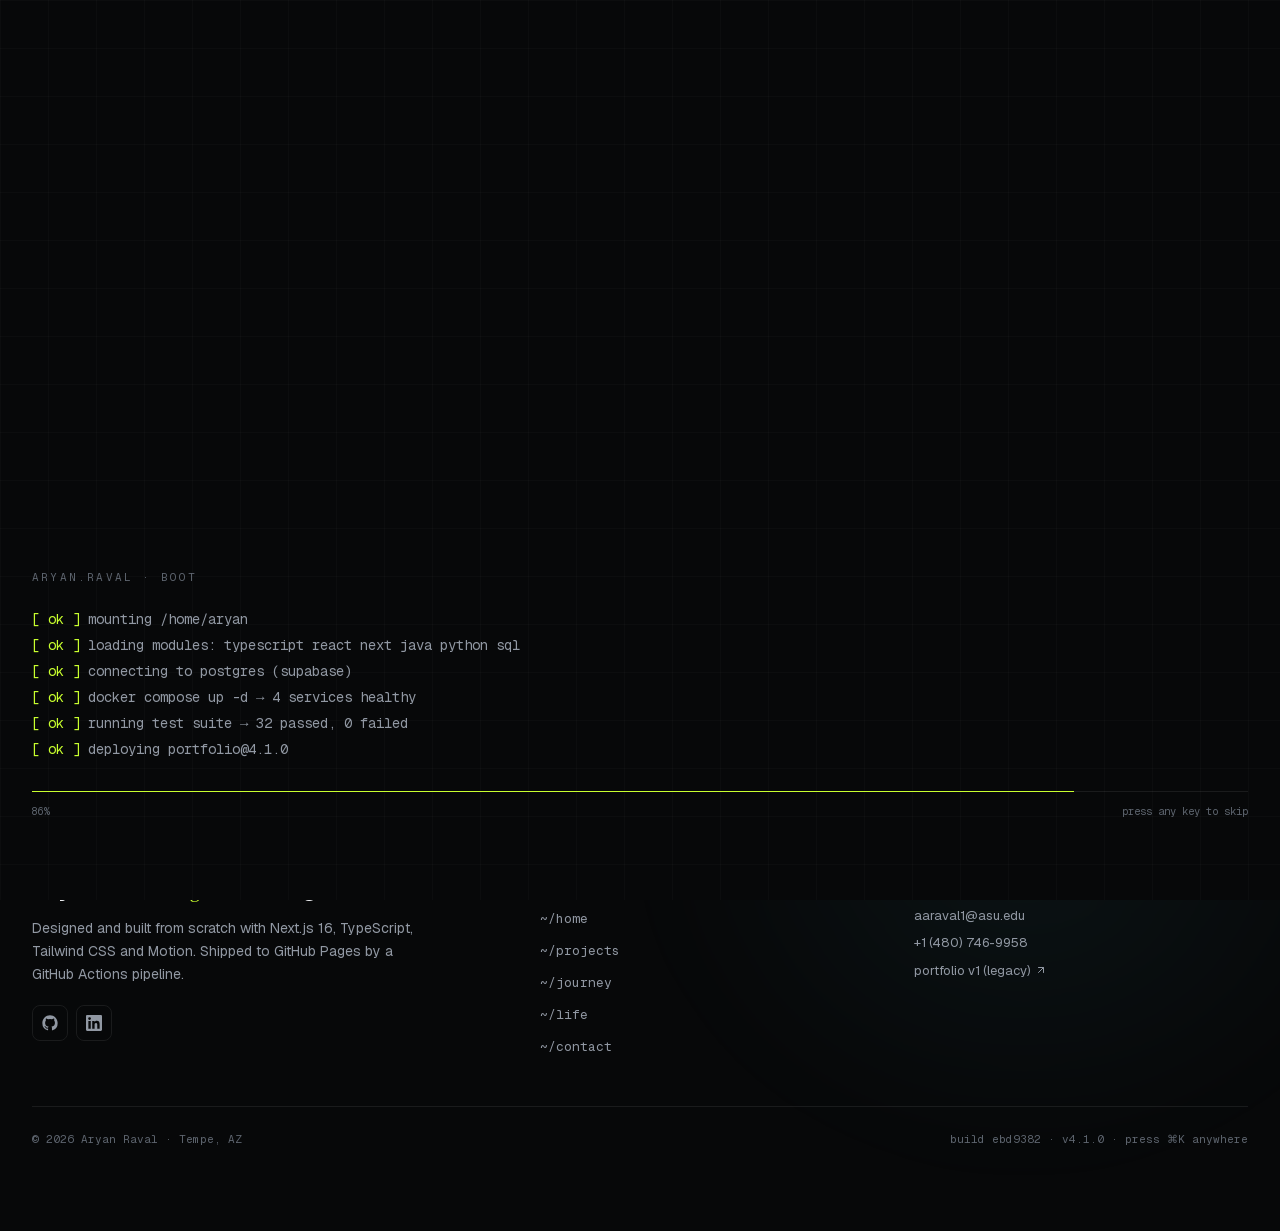
<file: 404/index.html>
<!DOCTYPE html><html lang="en" class="T19VSG_variable _8Li5zG_variable o_1SAq_variable"><head><meta charSet="utf-8"/><meta name="viewport" content="width=device-width, initial-scale=1"/><link rel="stylesheet" href="/_next/static/chunks/3q2xig94tih25.css" data-precedence="next"/><link rel="preload" as="script" fetchPriority="low" href="/_next/static/chunks/1ckvzn7sfprko.js"/><script src="/_next/static/chunks/2bzlqb104tejm.js" async=""></script><script src="/_next/static/chunks/2or1riwyasohw.js" async=""></script><script src="/_next/static/chunks/1-fibdkr3wypg.js" async=""></script><script src="/_next/static/chunks/turbopack-3-ry682tkyiqk.js" async=""></script><script src="/_next/static/chunks/42onvq6nokjl2.js" async=""></script><script src="/_next/static/chunks/1m4r3h1qzhj2j.js" async=""></script><script src="/_next/static/chunks/1ka4qujb72j-q.js" async=""></script><meta name="robots" content="noindex"/><meta name="theme-color" content="#070809"/><meta name="color-scheme" content="dark"/><title>Aryan Raval · Software Engineer</title><meta name="description" content="Aryan Raval: full-stack software engineer and CS senior at Arizona State (3.99 GPA). Next.js, TypeScript, Java, Python, Docker, Linux and CI/CD. SWE Intern at NSV, Inc."/><meta name="author" content="Aryan Raval"/><meta name="keywords" content="Aryan Raval,software engineer,full-stack,Next.js,TypeScript,DevOps,ASU,portfolio"/><meta name="referrer" content="strict-origin-when-cross-origin"/><meta property="og:title" content="Aryan Raval · Software Engineer"/><meta property="og:description" content="Full-stack products and the infrastructure they ship on."/><meta property="og:image" content="https://aryan1681.github.io/images/aryan-portrait.jpg"/><meta property="og:image:width" content="853"/><meta property="og:image:height" content="1280"/><meta property="og:image:alt" content="Aryan Raval"/><meta property="og:type" content="website"/><meta name="twitter:card" content="summary_large_image"/><meta name="twitter:title" content="Aryan Raval · Software Engineer"/><meta name="twitter:description" content="Full-stack products and the infrastructure they ship on."/><meta name="twitter:image" content="https://aryan1681.github.io/images/aryan-portrait.jpg"/><meta name="twitter:image:alt" content="Aryan Raval"/><meta name="twitter:image:width" content="853"/><meta name="twitter:image:height" content="1280"/><link rel="icon" href="/icon.svg?icon.2ribvxsm2359e.svg" sizes="any" type="image/svg+xml"/><meta name="next-size-adjust" content=""/><script>try{if(sessionStorage.getItem("booted"))document.documentElement.setAttribute("data-booted","")}catch(e){}</script><script src="/_next/static/chunks/0cz1d0mv5g_q7.js" noModule=""></script></head><body class="grain min-h-dvh"><div hidden=""><!--$--><!--/$--></div><a href="#main" class="sr-only z-[90] rounded-md bg-accent px-3 py-2 text-accent-ink focus:not-sr-only focus:fixed focus:left-4 focus:top-4">Skip to content</a><div id="boot-overlay" aria-hidden="true" class="fixed inset-0 z-[100] flex items-end bg-bg transition-[clip-path] duration-700 ease-[cubic-bezier(.77,0,.18,1)]" style="clip-path:inset(0 0 0% 0)"><div class="hairline-grid absolute inset-0 opacity-60"></div><div class="relative mx-auto w-full max-w-7xl px-5 pb-14 sm:px-8 sm:pb-20"><p class="mb-6 font-mono text-[11px] uppercase tracking-[0.2em] text-dim">aryan.raval · boot</p><div class="space-y-1.5 font-mono text-[12.5px] sm:text-sm"></div><div class="mt-8 h-px w-full overflow-hidden bg-line"><div class="h-full bg-accent transition-[width] duration-200" style="width:0%"></div></div><div class="mt-3 flex justify-between font-mono text-[10.5px] text-dim"><span>0<!-- -->%</span><span class="pointer-coarse:hidden">press any key to skip</span><span class="hidden pointer-coarse:inline">tap to skip</span></div></div></div><div aria-hidden="true" class="pointer-events-none fixed inset-0 z-0"><canvas class="absolute inset-0"></canvas><div class="absolute -left-[20%] -top-[30%] h-[70vh] w-[70vw] rounded-full bg-[radial-gradient(closest-side,rgb(200_255_46/0.07),transparent)] blur-2xl"></div><div class="absolute -bottom-[30%] -right-[10%] h-[70vh] w-[60vw] rounded-full bg-[radial-gradient(closest-side,rgb(94_231_255/0.05),transparent)] blur-2xl"></div></div><header class="fixed inset-x-0 top-0 z-40 transition-[background-color,border-color,backdrop-filter] duration-300 border-b border-transparent"><nav class="mx-auto flex h-16 max-w-7xl items-center justify-between px-4 sm:px-6 lg:px-8" aria-label="Main"><a class="group flex items-center gap-2.5" aria-label="Aryan Raval, home" href="/"><span class="grid size-8 place-items-center rounded-md border border-line-2 bg-panel font-mono text-[11px] font-semibold tracking-tight text-accent transition-colors group-hover:border-accent/60">AR</span><span class="hidden whitespace-nowrap font-mono text-[13px] text-muted sm:inline">~/<span class="text-fg">aryan.raval</span><span class="ml-0.5 inline-block h-3.5 w-[7px] translate-y-[2px] animate-blink bg-accent"></span></span></a><ul class="hidden items-center gap-1 rounded-full border border-line bg-panel/60 p-1 backdrop-blur md:flex"><li class="relative"><a class="relative z-10 block rounded-full px-3.5 py-1.5 font-mono text-[12.5px] transition-colors text-muted hover:text-fg" href="/">~/<!-- -->home</a></li><li class="relative"><a class="relative z-10 block rounded-full px-3.5 py-1.5 font-mono text-[12.5px] transition-colors text-muted hover:text-fg" href="/projects/">~/<!-- -->projects</a></li><li class="relative"><a class="relative z-10 block rounded-full px-3.5 py-1.5 font-mono text-[12.5px] transition-colors text-muted hover:text-fg" href="/journey/">~/<!-- -->journey</a></li><li class="relative"><a class="relative z-10 block rounded-full px-3.5 py-1.5 font-mono text-[12.5px] transition-colors text-muted hover:text-fg" href="/life/">~/<!-- -->life</a></li><li class="relative"><a class="relative z-10 block rounded-full px-3.5 py-1.5 font-mono text-[12.5px] transition-colors text-muted hover:text-fg" href="/contact/">~/<!-- -->contact</a></li></ul><div class="flex items-center gap-2"><button class="hidden items-center gap-2 rounded-lg border border-line bg-panel/60 px-2.5 py-1.5 font-mono text-[12px] text-muted transition-colors hover:border-line-2 hover:text-fg sm:flex md:hidden lg:flex" aria-label="Open command palette"><svg xmlns="http://www.w3.org/2000/svg" width="24" height="24" viewBox="0 0 24 24" fill="none" stroke="currentColor" stroke-width="2" stroke-linecap="round" stroke-linejoin="round" class="lucide lucide-command size-3.5" aria-hidden="true"><path d="M15 6v12a3 3 0 1 0 3-3H6a3 3 0 1 0 3 3V6a3 3 0 1 0-3 3h12a3 3 0 1 0-3-3"></path></svg><span>K</span></button><button class="flex items-center gap-2 rounded-lg bg-accent px-3 py-1.5 text-[13px] font-semibold text-accent-ink transition-transform hover:-translate-y-px active:translate-y-0"><svg xmlns="http://www.w3.org/2000/svg" width="24" height="24" viewBox="0 0 24 24" fill="none" stroke="currentColor" stroke-width="2" stroke-linecap="round" stroke-linejoin="round" class="lucide lucide-file-text size-4" aria-hidden="true"><path d="M6 22a2 2 0 0 1-2-2V4a2 2 0 0 1 2-2h8a2.4 2.4 0 0 1 1.704.706l3.588 3.588A2.4 2.4 0 0 1 20 8v12a2 2 0 0 1-2 2z"></path><path d="M14 2v5a1 1 0 0 0 1 1h5"></path><path d="M10 9H8"></path><path d="M16 13H8"></path><path d="M16 17H8"></path></svg><span>Resume</span></button><button class="grid size-9 place-items-center rounded-lg border border-line text-fg md:hidden" aria-label="Open menu" aria-expanded="false"><svg xmlns="http://www.w3.org/2000/svg" width="24" height="24" viewBox="0 0 24 24" fill="none" stroke="currentColor" stroke-width="2" stroke-linecap="round" stroke-linejoin="round" class="lucide lucide-menu size-4" aria-hidden="true"><path d="M4 5h16"></path><path d="M4 12h16"></path><path d="M4 19h16"></path></svg></button></div></nav></header><main id="main" class="relative z-10"><section class="relative mx-auto flex min-h-[80vh] max-w-3xl flex-col justify-center px-4 pt-24 sm:px-6"><div class="overflow-hidden rounded-xl border border-line-2 bg-[#0a0c0e]/95 font-mono text-[13px]"><div class="flex items-center gap-1.5 border-b border-line px-4 py-2.5"><span class="size-3 rounded-full bg-danger/90"></span><span class="size-3 rounded-full bg-amber/90"></span><span class="size-3 rounded-full bg-accent/90"></span></div><div class="space-y-2 p-5 leading-relaxed"><p class="text-fg"><span class="text-accent">❯</span> cd ./this-page</p><p class="text-danger">cd: no such file or directory</p><p class="text-muted">exit code 404. The page you&#x27;re looking for was never committed, or got force-pushed away.</p><p class="pt-3 text-fg"><span class="text-accent">❯</span> <a class="text-accent underline underline-offset-4" href="/">cd ~</a> <span class="text-dim">or</span> <a class="text-cyan underline underline-offset-4" href="/projects/">ls ~/projects</a></p></div></div></section><!--$--><!--/$--></main><footer class="relative z-10 mt-24 border-t border-line" data-component="Footer"><div class="mx-auto max-w-7xl px-4 py-14 sm:px-6 lg:px-8"><div class="grid grid-cols-1 gap-10 md:grid-cols-[1.4fr_1fr_1fr]"><div><p class="text-2xl font-semibold tracking-tight">Aryan Raval<span class="serif-accent text-accent"> engineers</span> things.</p><p class="mt-3 max-w-sm text-[14px] leading-relaxed text-muted">Designed and built from scratch with Next.js 16, TypeScript, Tailwind CSS and Motion. Shipped to GitHub Pages by a GitHub Actions pipeline.</p><div class="mt-5 flex gap-2"><a href="https://github.com/Aryan1681" target="_blank" rel="noreferrer" aria-label="GitHub" class="grid size-9 place-items-center rounded-lg border border-line text-muted hover:border-line-2 hover:text-fg"><svg viewBox="0 0 24 24" width="16" height="16" fill="currentColor" aria-hidden="true"><path d="M12 .5C5.73.5.5 5.73.5 12a11.5 11.5 0 0 0 7.86 10.92c.58.1.79-.25.79-.56v-2c-3.2.7-3.87-1.37-3.87-1.37-.53-1.33-1.28-1.69-1.28-1.69-1.05-.72.08-.7.08-.7 1.16.08 1.77 1.19 1.77 1.19 1.03 1.77 2.7 1.26 3.36.96.1-.75.4-1.26.73-1.55-2.55-.29-5.24-1.28-5.24-5.68 0-1.26.45-2.28 1.19-3.09-.12-.29-.52-1.46.11-3.05 0 0 .97-.31 3.17 1.18a11 11 0 0 1 5.77 0c2.2-1.49 3.17-1.18 3.17-1.18.63 1.59.23 2.76.11 3.05.74.81 1.19 1.83 1.19 3.09 0 4.41-2.69 5.38-5.26 5.67.41.36.78 1.06.78 2.14v3.17c0 .31.21.67.8.56A11.5 11.5 0 0 0 23.5 12C23.5 5.73 18.27.5 12 .5Z"></path></svg></a><a href="https://www.linkedin.com/in/aryan-a-raval" target="_blank" rel="noreferrer" aria-label="LinkedIn" class="grid size-9 place-items-center rounded-lg border border-line text-muted hover:border-line-2 hover:text-fg"><svg viewBox="0 0 24 24" width="16" height="16" fill="currentColor" aria-hidden="true"><path d="M20.45 20.45h-3.56v-5.57c0-1.33-.02-3.04-1.85-3.04-1.86 0-2.14 1.45-2.14 2.94v5.67H9.35V9h3.41v1.56h.05c.48-.9 1.64-1.85 3.37-1.85 3.6 0 4.27 2.37 4.27 5.46v6.28ZM5.34 7.43a2.06 2.06 0 1 1 0-4.13 2.06 2.06 0 0 1 0 4.13ZM7.12 20.45H3.56V9h3.56v11.45ZM22.22 0H1.77C.79 0 0 .77 0 1.73v20.54C0 23.23.79 24 1.77 24h20.45c.98 0 1.78-.77 1.78-1.73V1.73C24 .77 23.2 0 22.22 0Z"></path></svg></a></div></div><div><p class="font-mono text-[11px] uppercase tracking-[0.16em] text-dim">sitemap</p><ul class="mt-4 space-y-2"><li><a class="font-mono text-[13px] text-muted hover:text-accent" href="/">~/<!-- -->home</a></li><li><a class="font-mono text-[13px] text-muted hover:text-accent" href="/projects/">~/<!-- -->projects</a></li><li><a class="font-mono text-[13px] text-muted hover:text-accent" href="/journey/">~/<!-- -->journey</a></li><li><a class="font-mono text-[13px] text-muted hover:text-accent" href="/life/">~/<!-- -->life</a></li><li><a class="font-mono text-[13px] text-muted hover:text-accent" href="/contact/">~/<!-- -->contact</a></li></ul></div><div><p class="font-mono text-[11px] uppercase tracking-[0.16em] text-dim">elsewhere</p><ul class="mt-4 space-y-2 text-[13px]"><li><a class="text-muted hover:text-fg" href="mailto:aaraval1@asu.edu">aaraval1@asu.edu</a></li><li><a class="text-muted hover:text-fg" href="tel:+14807469958">+1 (480) 746-9958</a></li><li><a class="inline-flex items-center gap-1 text-muted hover:text-fg" href="https://aryan1681.github.io/01-prj-personal-site/" target="_blank" rel="noreferrer">portfolio v1 (legacy) <svg xmlns="http://www.w3.org/2000/svg" width="24" height="24" viewBox="0 0 24 24" fill="none" stroke="currentColor" stroke-width="2" stroke-linecap="round" stroke-linejoin="round" class="lucide lucide-arrow-up-right size-3" aria-hidden="true"><path d="M7 7h10v10"></path><path d="M7 17 17 7"></path></svg></a></li></ul></div></div><div class="mt-12 flex flex-col justify-between gap-2 border-t border-line pt-6 font-mono text-[11px] text-dim sm:flex-row"><span>© <!-- -->2026<!-- --> <!-- -->Aryan Raval<!-- --> · <!-- -->Tempe, AZ</span><span>build <!-- -->ebd9382<!-- --> · v4.1.0 · press ⌘K anywhere</span></div></div></footer><div class="fixed inset-x-0 bottom-0 z-40 hidden h-7 items-center justify-between border-t border-line bg-bg-2/90 px-3 font-mono text-[11px] text-muted backdrop-blur lg:flex"><div class="flex items-center"><span class="flex items-center gap-1.5 bg-accent px-2.5 py-1 font-medium text-accent-ink"><svg xmlns="http://www.w3.org/2000/svg" width="24" height="24" viewBox="0 0 24 24" fill="none" stroke="currentColor" stroke-width="2" stroke-linecap="round" stroke-linejoin="round" class="lucide lucide-git-branch size-3" aria-hidden="true"><path d="M15 6a9 9 0 0 0-9 9V3"></path><circle cx="18" cy="6" r="3"></circle><circle cx="6" cy="18" r="3"></circle></svg> main</span><span class="flex items-center gap-1.5 px-3"><svg xmlns="http://www.w3.org/2000/svg" width="24" height="24" viewBox="0 0 24 24" fill="none" stroke="currentColor" stroke-width="2" stroke-linecap="round" stroke-linejoin="round" class="lucide lucide-circle-check lucide-check-circle-2 size-3 text-accent" aria-hidden="true"><circle cx="12" cy="12" r="10"></circle><path d="m16 9-5.5 5.5L8 12"></path></svg> build passing</span><span class="hidden items-center gap-1.5 px-3 xl:flex"><svg xmlns="http://www.w3.org/2000/svg" width="24" height="24" viewBox="0 0 24 24" fill="none" stroke="currentColor" stroke-width="2" stroke-linecap="round" stroke-linejoin="round" class="lucide lucide-map-pin size-3" aria-hidden="true"><path d="M20 10c0 4.993-5.539 10.193-7.399 11.799a1 1 0 0 1-1.202 0C9.539 20.193 4 14.993 4 10a8 8 0 0 1 16 0"></path><circle cx="12" cy="10" r="3"></circle></svg> <!-- -->Tempe, AZ</span></div><div class="flex items-center"><span class="flex items-center gap-2 px-3"><span class="size-1.5 animate-pulse-dot rounded-full bg-accent"></span>Open to new-grad software engineering roles · 2027</span><button class="px-3 py-1 transition-colors hover:text-fg " aria-pressed="false" title="Outline every component on the page">&lt;/&gt;<!-- --> dev mode: <!-- -->off</button><button class="flex items-center gap-1 px-3 py-1 hover:text-fg"><svg xmlns="http://www.w3.org/2000/svg" width="24" height="24" viewBox="0 0 24 24" fill="none" stroke="currentColor" stroke-width="2" stroke-linecap="round" stroke-linejoin="round" class="lucide lucide-command size-3" aria-hidden="true"><path d="M15 6v12a3 3 0 1 0 3-3H6a3 3 0 1 0 3 3V6a3 3 0 1 0-3 3h12a3 3 0 1 0-3-3"></path></svg>K</button><span class="px-3 text-dim">UTF-8 · TSX</span></div></div><div class="pointer-events-none fixed inset-x-0 bottom-10 z-[80] flex justify-center px-4" aria-live="polite"></div><script id="_R_">(globalThis["TURBOPACK"] || (globalThis["TURBOPACK"] = [])).push({"otherChunks":["static/chunks/1ckvzn7sfprko.js","static/chunks/2bzlqb104tejm.js","static/chunks/2or1riwyasohw.js","static/chunks/1-fibdkr3wypg.js"],"runtimeModuleIds":[94553]});</script><script src="/_next/static/chunks/1ckvzn7sfprko.js" async=""></script><script>(self.__next_f=self.__next_f||[]).push([0])</script><script>self.__next_f.push([1,"1:\"$Sreact.fragment\"\n2:\"/_next/static/chunks/42onvq6nokjl2.js\"\n3:\"/_next/static/chunks/1m4r3h1qzhj2j.js\"\n4:\"/_next/static/chunks/1ka4qujb72j-q.js\"\n5:I[43716,[\"$2\",\"$3\",\"$4\"],\"UIProvider\"]\n6:I[75708,[\"$2\",\"$3\",\"$4\"],\"BootSequence\"]\n7:\"BackgroundCanvas\"\n8:I[45811,[\"$2\",\"$3\",\"$4\"],\"$7\"]\n9:I[49409,[\"$2\",\"$3\",\"$4\"],\"Nav\"]\na:I[39756,[\"$2\",\"$3\",\"$4\"],\"default\"]\nb:I[37457,[\"$2\",\"$3\",\"$4\"],\"default\"]\nc:I[22016,[\"$2\",\"$3\",\"$4\"],\"\"]\n1b:I[68027,[\"$2\",\"$3\",\"$4\"],\"default\",1]\n:HL[\"/_next/static/chunks/3q2xig94tih25.css\",\"style\"]\n17:X\n18:[[\"children\",{\"s\":\"__PAGE__\",\"h\":512,\"d\":{\"r\":\"$L19\",\"p\":false,\"v\":null}}]]\n15:[[\"children\",{\"s\":\"/_not-found\",\"h\":512,\"d\":{\"r\":\"$L16\",\"p\":false,\"v\":\"$17\"},\"c\":\"$Q18\"}]]\n0:{\"P\":null,\"c\":[\"\",\"_not-found\",\"\"],\"q\":\"\",\"i\":false,\"t\":{\"t\":{\"s\":\"\",\"h\":528,\"d\":{\"r\":[\"$\",\"$1\",\"c\",{\"children\":[[[\"$\",\"link\",\"0\",{\"rel\":\"stylesheet\",\"href\":\"/_next/static/chunks/3q2xig94tih25.css\",\"precedence\":\"next\",\"crossOrigin\":\"$undefined\",\"nonce\":\"$undefined\"}],[\"$\",\"script\",\"script-0\",{\"src\":\"/_next/static/chunks/42onvq6nokjl2.js\",\"async\":true,\"nonce\":\"$undefined\"}],[\"$\",\"script\",\"script-1\",{\"src\":\"/_next/static/chunks/1m4r3h1qzhj2j.js\",\"async\":true,\"nonce\":\"$undefined\"}],[\"$\",\"script\",\"script-2\",{\"src\":\"/_next/static/chunks/1ka4qujb72j-q.js\",\"async\":true,\"nonce\":\"$undefined\"}]],[\"$\",\"html\",null,{\"lang\":\"en\",\"className\":\"T19VSG_variable _8Li5zG_variable o_1SAq_variable\",\"suppressHydrationWarning\":true,\"children\":[[\"$\",\"head\",null,{\"children\":[\"$\",\"script\",null,{\"dangerouslySetInnerHTML\":{\"__html\":\"try{if(sessionStorage.getItem(\\\"booted\\\"))document.documentElement.setAttribute(\\\"data-booted\\\",\\\"\\\")}catch(e){}\"}}]}],[\"$\",\"body\",null,{\"className\":\"grain min-h-dvh\",\"children\":[[\"$\",\"a\",null,{\"href\":\"#main\",\"className\":\"sr-only z-[90] rounded-md bg-accent px-3 py-2 text-accent-ink focus:not-sr-only focus:fixed focus:left-4 focus:top-4\",\"children\":\"Skip to content\"}],[\"$\",\"$L5\",null,{\"children\":[[\"$\",\"$L6\",null,{}],[\"$\",\"$L8\",null,{}],[\"$\",\"$L9\",null,{}],[\"$\",\"main\",null,{\"id\":\"main\",\"className\":\"relative z-10\",\"children\":[\"$\",\"$La\",null,{\"parallelRouterKey\":\"children\",\"error\":\"$undefined\",\"errorStyles\":\"$undefined\",\"errorScripts\":\"$undefined\",\"template\":[\"$\",\"$Lb\",null,{}],\"templateStyles\":\"$undefined\",\"templateScripts\":\"$undefined\",\"notFound\":[[\"$\",\"section\",null,{\"className\":\"relative mx-auto flex min-h-[80vh] max-w-3xl flex-col justify-center px-4 pt-24 sm:px-6\",\"children\":[\"$\",\"div\",null,{\"className\":\"overflow-hidden rounded-xl border border-line-2 bg-[#0a0c0e]/95 font-mono text-[13px]\",\"children\":[[\"$\",\"div\",null,{\"className\":\"flex items-center gap-1.5 border-b border-line px-4 py-2.5\",\"children\":[[\"$\",\"span\",null,{\"className\":\"size-3 rounded-full bg-danger/90\"}],[\"$\",\"span\",null,{\"className\":\"size-3 rounded-full bg-amber/90\"}],[\"$\",\"span\",null,{\"className\":\"size-3 rounded-full bg-accent/90\"}]]}],[\"$\",\"div\",null,{\"className\":\"space-y-2 p-5 leading-relaxed\",\"children\":[[\"$\",\"p\",null,{\"className\":\"text-fg\",\"children\":[[\"$\",\"span\",null,{\"className\":\"text-accent\",\"children\":\"❯\"}],\" cd ./this-page\"]}],[\"$\",\"p\",null,{\"className\":\"text-danger\",\"children\":\"cd: no such file or directory\"}],[\"$\",\"p\",null,{\"className\":\"text-muted\",\"children\":\"exit code 404. The page you're looking for was never committed, or got force-pushed away.\"}],[\"$\",\"p\",null,{\"className\":\"pt-3 text-fg\",\"children\":[[\"$\",\"span\",null,{\"className\":\"text-accent\",\"children\":\"❯\"}],\" \",[\"$\",\"$Lc\",null,{\"href\":\"/\",\"className\":\"text-accent underline underline-offset-4\",\"children\":\"cd ~\"}],\" \",[\"$\",\"span\",null,{\"className\":\"text-dim\",\"children\":\"or\"}],\" \",[\"$\",\"$Lc\",null,{\"href\":\"/projects\",\"className\":\"text-cyan underline underline-offset-4\",\"children\":\"ls ~/projects\"}]]}]]}]]}]}],[]],\"forbidden\":\"$undefined\",\"unauthorized\":\"$undefined\"}]}],[\"$\",\"footer\",null,{\"className\":\"relative z-10 mt-24 border-t border-line\",\"data-component\":\"Footer\",\"children\":[\"$\",\"div\",null,{\"className\":\"mx-auto max-w-7xl px-4 py-14 sm:px-6 lg:px-8\",\"children\":[[\"$\",\"div\",null,{\"className\":\"grid grid-cols-1 gap-10 md:grid-cols-[1.4fr_1fr_1fr]\",\"children\":[[\"$\",\"div\",null,{\"children\":[[\"$\",\"p\",null,{\"className\":\"text-2xl font-semibold tracking-tight\",\"children\":[\"Aryan Raval\",[\"$\",\"span\",null,{\"className\":\"serif-accent text-accent\",\"children\":\" engineers\"}],\" things.\"]}],[\"$\",\"p\",null,{\"className\":\"mt-3 max-w-sm text-[14px] leading-relaxed text-muted\",\"children\":\"Designed and built from scratch with Next.js 16, TypeScript, Tailwind CSS and Motion. Shipped to GitHub Pages by a GitHub Actions pipeline.\"}],[\"$\",\"div\",null,{\"className\":\"mt-5 flex gap-2\",\"children\":[[\"$\",\"a\",null,{\"href\":\"https://github.com/Aryan1681\",\"target\":\"_blank\",\"rel\":\"noreferrer\",\"aria-label\":\"GitHub\",\"className\":\"grid size-9 place-items-center rounded-lg border border-line text-muted hover:border-line-2 hover:text-fg\",\"children\":[\"$\",\"svg\",null,{\"viewBox\":\"0 0 24 24\",\"width\":16,\"height\":16,\"fill\":\"currentColor\",\"aria-hidden\":\"true\",\"className\":\"$undefined\",\"children\":[\"$\",\"path\",null,{\"d\":\"M12 .5C5.73.5.5 5.73.5 12a11.5 11.5 0 0 0 7.86 10.92c.58.1.79-.25.79-.56v-2c-3.2.7-3.87-1.37-3.87-1.37-.53-1.33-1.28-1.69-1.28-1.69-1.05-.72.08-.7.08-.7 1.16.08 1.77 1.19 1.77 1.19 1.03 1.77 2.7 1.26 3.36.96.1-.75.4-1.26.73-1.55-2.55-.29-5.24-1.28-5.24-5.68 0-1.26.45-2.28 1.19-3.09-.12-.29-.52-1.46.11-3.05 0 0 .97-.31 3.17 1.18a11 11 0 0 1 5.77 0c2.2-1.49 3.17-1.18 3.17-1.18.63 1.59.23 2.76.11 3.05.74.81 1.19 1.83 1.19 3.09 0 4.41-2.69 5.38-5.26 5.67.41.36.78 1.06.78 2.14v3.17c0 .31.21.67.8.56A11.5 11.5 0 0 0 23.5 12C23.5 5.73 18.27.5 12 .5Z\"}]}]}],\"$Ld\"]}]]}],\"$Le\",\"$Lf\"]}],\"$L10\"]}]}],\"$L11\",\"$L12\",\"$L13\",\"$L14\"]}]]}]]}]]}],\"p\":false,\"v\":null},\"c\":\"$Q15\"},\"h\":{\"r\":\"$L1a\",\"p\":false,\"v\":null}},\"m\":\"$undefined\",\"G\":[\"$1b\",[\"$L1c\"]],\"S\":true,\"r\":\"$undefined\",\"s\":\"$undefined\",\"a\":\"$undefined\",\"l\":\"$undefined\",\"p\":\"$undefined\",\"d\":\"$undefined\",\"b\":\"O4D4WUkhFPN_Jxsf1Z7zJ\"}\n1d:I[5014,[\"$2\",\"$3\",\"$4\"],\"default\"]\n1e:I[75608,[\"$2\",\"$3\",\"$4\"],\"StatusBar\"]\n1f:I[54560,[\"$2\",\"$3\",\"$4\"],\"CommandPalette\"]\n20:I[64669,[\"$2\",\"$3\",\"$4\"],\"ResumeModal\"]\n21:I[33812,[\"$2\",\"$3\",\"$4\"],\"Toast\"]\n22:I[97367,[\"$2\",\"$3\",\"$4\"],\"OutletBoundary\"]\n23:\"$Sreact.suspense\"\n25:\"ViewportBoundary\"\n26:I[97367,[\"$2\",\"$3\",\"$4\"],\"$25\"]\n28:\"MetadataBoundary\"\n29:I[97367,[\"$2\",\"$3\",\"$4\"],\"$28\"]\nd:[\"$\",\"a\",null,{\"href\":\"https://www.linkedin.com/in/aryan-a-raval\",\"target\":\"_blank\",\"rel\":\"noreferrer\",\"aria-label\":\"LinkedIn\",\"className\":\"grid size-9 place-items-center rounded-lg border border-line text-muted hover:border-line-2 hover:text-fg\",\"children\":[\"$\",\"svg\",null,{\"viewBox\":\"0 0 24 24\",\"width\":16,\"height\":16,\"fill\":\"currentColor\",\"aria-hidden\":\"true\",\"className\":\"$undefined\",\"children\":[\"$\",\"path\",null,{\"d\":\"M20.45 20.45h-3.56v-5.57c0-1.33-.02-3.04-1.85-3.04-1.86 0-2.14 1.45-2.14 2.94v5.67H9.35V9h3.41v1.56h.05c.48-.9 1.64-1.85 3.37-1.85 3.6 0 4.27 2.37 4.27 5.46v6.28ZM5.34 7.43a2.06 2.06 0 1 1 0-4.13 2.06 2.06 0 0 1 0 4.13ZM7.12 20.45H3.56V9h3.56v11.45ZM22.22 0H1.77C.79 0 0 .77 0 1.73v20.54C0 23.23.79 24 1.77 24h20.45c.98 0 1.78-.77 1.78-1.73V1.73C24 .77 23.2 0 22.22 0Z\"}]}]}]\ne:[\"$\",\"div\",null,{\"children\":[[\"$\",\"p\",null,{\"className\":\"font-mono text-[11px] uppercase tracking-[0.16em] text-dim\",\"children\":\"sitemap\"}],[\"$\",\"ul\",null,{\"className\":\"mt-4 space-y-2\",\"children\":[[\"$\",\"li\",\"/\",{\"children\":[\"$\",\"$Lc\",null,{\"href\":\"/\",\"className\":\"font-mono text-[13px] text-muted hover:text-accent\",\"children\":[\"~/\",\"home\"]}]}],[\"$\",\"li\",\"/projects\",{\"children\":[\"$\",\"$Lc\",null,{\"href\":\"/projects\",\"className\":\"font-mono text-[13px] text-muted hover:text-accent\",\"children\":[\"~/\",\"projects\"]}]}],[\"$\",\"li\",\"/journey\",{\"children\":[\"$\",\"$Lc\",null,{\"href\":\"/journey\",\"className\":\"font-mono text-[13px] text-muted hover:text-accent\",\"children\":[\"~/\",\"journey\"]}]}],[\"$\",\"li\",\"/life\",{\"children\":[\"$\",\"$Lc\",null,{\"href\":\"/life\",\"className\":\"font-mono text-[13px] text-muted hover:text-accent\",\"children\":[\"~/\",\"life\"]}]}],[\"$\",\"li\",\"/contact\",{\"children\":[\"$\",\"$Lc\",null,{\"href\":\"/contact\",\"className\":\"font-mono text-[13px] text-muted hover:text-accent\",\"children\":[\"~/\",\"contact\"]}]}]]}]]}]\nf:[\"$\",\"div\",null,{\"children\":[[\"$\",\"p\",null,{\"className\":\"font-mono text-[11px] uppercase tracking-[0.16em] text-dim\",\"children\":\"elsewhere\"}],[\"$\",\"ul\",null,{\"className\":\"mt-4 space-y-2 text-[13px]\",\"children\":[[\"$\",\"li\",null,{\"children\":[\"$\",\"a\",null,{\"className\":\"text-muted hover:text-fg\",\"href\":\"mailto:aaraval1@asu.edu\",\"children\":\"aaraval1@asu.edu\"}]}],[\"$\",\"li\",null,{\"children\":[\"$\",\"a\",null,{\"className\":\"text-muted hover:text-fg\",\"href\":\"tel:+14807469958\",\"children\":\"+1 (480) 746-9958\"}]}],[\"$\",\"li\",null,{\"children\":[\"$\",\"a\",null,{\"className\":\"inline-flex items-center gap-1 text-muted hover:text-fg\",\"href\":\"https://aryan1681.github.io/01-prj-personal-site/\",\"target\":\"_blank\",\"rel\":\"noreferrer\",\"children\":[\"portfolio v1 (legacy) \",[\"$\",\"$L1d\",null,{\"ref\":\"$undefined\",\"icon\":{\"name\":\"arrow-up-right\",\"size\":24,\"node\":[[\"path\",{\"d\":\"M7 7h10v10\",\"key\":\"1tivn9\"}],[\"path\",{\"d\":\"M7 17 17 7\",\"key\":\"1vkiza\"}]]},\"className\":\"size-3\"}]]}]}]]}]]}]\n10:[\"$\",\"div\",null,{\"className\":\"mt-12 flex flex-col justify-between gap-2 border-t border-line pt-6 font-mono text-[11px] text-dim sm:flex-row\",\"children\":[[\"$\",\"span\",null,{\"children\":[\"© \",2026,\" \",\"Aryan Raval\",\" · \",\"Tempe, AZ\"]}],[\"$\",\"span\",null,{\"children\":[\"build \",\"ebd9382\",\" · v4.1.0 · press ⌘K anywhere\"]}]]}]\n11:[\"$\",\"$L1e\",null,{}]\n12:[\"$\",\"$L1f\",null,{}]\n13:[\"$\",\"$L20\",null,{}]\n14:[\"$\",\"$L21\",null,{}]\n16:[\"$\",\"$1\",\"c\",{\"children\":[null,[\"$\",\"$La\",null,{\"parallelRouterKey\":\"children\",\"error\":\"$undefined\",\"errorStyles\":\"$undefined\",\"errorScripts\":\"$undefined\",\"template\":[\"$\",\"$Lb\",null,{}],\"templateStyles\":\"$undefined\",\"templateScripts\":\"$undefined\",\"notFound\":\"$undefined\",\"forbidden\":\"$undefined\",\"unauthorized\":\"$undefined\"}]]}]\n19:[\"$\",\"$1\",\"c\",{\"children\":[[\"$\",\"section\",null,{\"className\":\"relative mx-auto flex min-h-[80vh] max-w-3xl flex-col justify-center px-4 pt-24 sm:px-6\",\"children\":[\"$\",\"div\",null,{\"className\":\"overflow-hidden rounded-xl border border-line-2 bg-[#0a0c0e]/95 font-mono text-[13px]\",\"children\":[[\"$\",\"div\",null,{\"className\":\"flex items-center gap-1.5 border-b border-line px-4 py-2.5\",\"children\":[[\"$\",\"span\",null,{\"className\":\"size-3 rounded-full bg-danger/90\"}],[\"$\",\"span\",null,{\"className\":\"size-3 rounded-full bg-amber/90\"}],[\"$\",\"span\",null,{\"className\":\"size-3 rounded-full bg-accent/90\"}]]}],[\"$\",\"div\",null,{\"className\":\"space-y-2 p-5 leading-relaxed\",\"children\":[[\"$\",\"p\",null,{\"className\":\"text-fg\",\"children\":[[\"$\",\"span\",null,{\"className\":\"text-accent\",\"children\":\"❯\"}],\" cd ./this-page\"]}],[\"$\",\"p\",null,{\"className\":\"text-danger\",\"children\":\"cd: no such file or directory\"}],[\"$\",\"p\",null,{\"className\":\"text-muted\",\"children\":\"exit code 404. The page you're looking for was never committed, or got force-pushed away.\"}],[\"$\",\"p\",null,{\"className\":\"pt-3 text-fg\",\"children\":[[\"$\",\"span\",null,{\"className\":\"text-accent\",\"children\":\"❯\"}],\" \",[\"$\",\"$Lc\",null,{\"href\":\"/\",\"className\":\"text-accent underline underline-offset-4\",\"children\":\"cd ~\"}],\" \",[\"$\",\"span\",null,{\"className\":\"text-dim\",\"children\":\"or\"}],\" \",[\"$\",\"$Lc\",null,{\"href\":\"/projects\",\"className\":\"text-cyan underline underline-offset-4\",\"children\":\"ls ~/projects\"}]]}]]}]]}]}],null,[\"$\",\"$L22\",null,{\"children\":[\"$\",\"$23\",null,{\"name\":\"Next.MetadataOutlet\",\"children\":\"$@24\"}]}]]}]\n1a:[\"$\",\"$1\",\"h\",{\"children\":[[\"$\",\"meta\",null,{\"name\":\"robots\",\"content\":\"noindex\"}],[\"$\",\"$L26\",null,{\"children\":\"$L27\"}],[\"$\",\"$L29\",null,{\"children\":[[\"$\",\"div\",null,{\"hidden\":true,\"children\":[\"$\",\"$23\",null,{\"name\":\"Next.Metadata\",\"children\":\"$L2a\"}]}],null]}],[\"$\",\"meta\",null,{\"name\":\"next-size-adjust\",\"content\":\"\"}]]}]\n1c:[\"$\",\"link\",\"0\",{\"rel\":\"stylesheet\",\"href\":\"/_next/static/chunks/3q2xig94tih25.css\",\"precedence\":\"next\",\"crossOrigin\":\"$undefined\",\"nonce\":\"$undefined\"}]\n17:C\n27:[[\"$\",\"meta\",\"0\",{\"charSet\":\"utf-8\"}],[\"$\",\"meta\",\"1\",{\"name\":\"viewport\",\"content\":\"width=device-width, initial-scale=1\"}],[\"$\",\"meta\",\"2\",{\"name\":\"theme-color\",\"content\":\"#070809\"}],[\"$\",\"meta\",\"3\",{\"name\":\"color-scheme\",\"content\":\"dark\"}]]\n2b:I[27201,[\"$2\",\"$3\",\"$4\"],\"IconMark\"]\n24:null\n2a:[[\"$\",\"title\",\"0\",{\"children\":\"Aryan Raval · Software Engineer\"}],[\"$\",\"meta\",\"1\",{\"name\":\"description\",\"content\":\"Aryan Raval: full-stack software engineer and CS senior at Arizona State (3.99 GPA). Next.js, TypeScript, Java, Python, Docker, Linux and CI/CD. SWE Intern at NSV, Inc.\"}],[\"$\",\"meta\",\"2\",{\"name\":\"author\",\"content\":\"Aryan Raval\"}],[\"$\",\"meta\",\"3\",{\"name\":\"keywords\",\"content\":\"Aryan Raval,software engineer,full-stack,Next.js,TypeScript,DevOps,ASU,portfolio\"}],[\"$\",\"meta\",\"4\",{\"name\":\"referrer\",\"content\":\"strict-origin-when-cross-origin\"}],[\"$\",\"meta\",\"5\",{\"property\":\"og:title\",\"content\":\"Aryan Raval · Software Engineer\"}],[\"$\",\"meta\",\"6\",{\"property\":\"og:description\",\"content\":\"Full-stack products and the infrastructure they ship on.\"}],[\"$\",\"meta\",\"7\",{\"property\":\"og:image\",\"content\":\"https://aryan1681.github.io/images/aryan-portrait.jpg\"}],[\"$\",\"meta\",\"8\",{\"property\":\"og:image:width\",\"content\":\"853\"}],[\"$\",\"meta\",\"9\",{\"property\":\"og:image:height\",\"content\":\"1280\"}],[\"$\",\"meta\",\"10\",{\"property\":\"og:image:alt\",\"content\":\"Aryan Raval\"}],[\"$\",\"meta\",\"11\",{\"property\":\"og:type\",\"content\":\"website\"}],[\"$\",\"meta\",\"12\",{\"name\":\"twitter:card\",\"content\":\"summary_large_image\"}],[\"$\",\"meta\",\"13\",{\"name\":\"twitter:title\",\"content\":\"Aryan Raval · Software Engineer\"}],[\"$\",\"meta\",\"14\",{\"name\":\"twitter:description\",\"content\":\"Full-stack products and the infrastructure they ship on.\"}],[\"$\",\"meta\",\"15\",{\"name\":\"twitter:image\",\"content\":\"https://aryan1681.github.io/images/aryan-portrait.jpg\"}],[\"$\",\"meta\",\"16\",{\"name\":\"twitter:image:alt\",\"content\":\"Aryan Raval\"}],[\"$\",\"meta\",\"17\",{\"name\":\"twitter:image:width\",\"content\":\"853\"}],[\"$\",\"meta\",\"18\",{\"name\":\"twitter:image:height\",\"content\":\"1280\"}],[\"$\",\"link\",\"19\",{\"rel\":\"icon\",\"href\":\"/icon.svg?icon.2ribvxsm2359e.svg\",\"sizes\":\"any\",\"type\":\"image/svg+xml\"}],[\"$\",\"$L2b\",\"20\",{}]]\n"])</script></body></html>
</file>
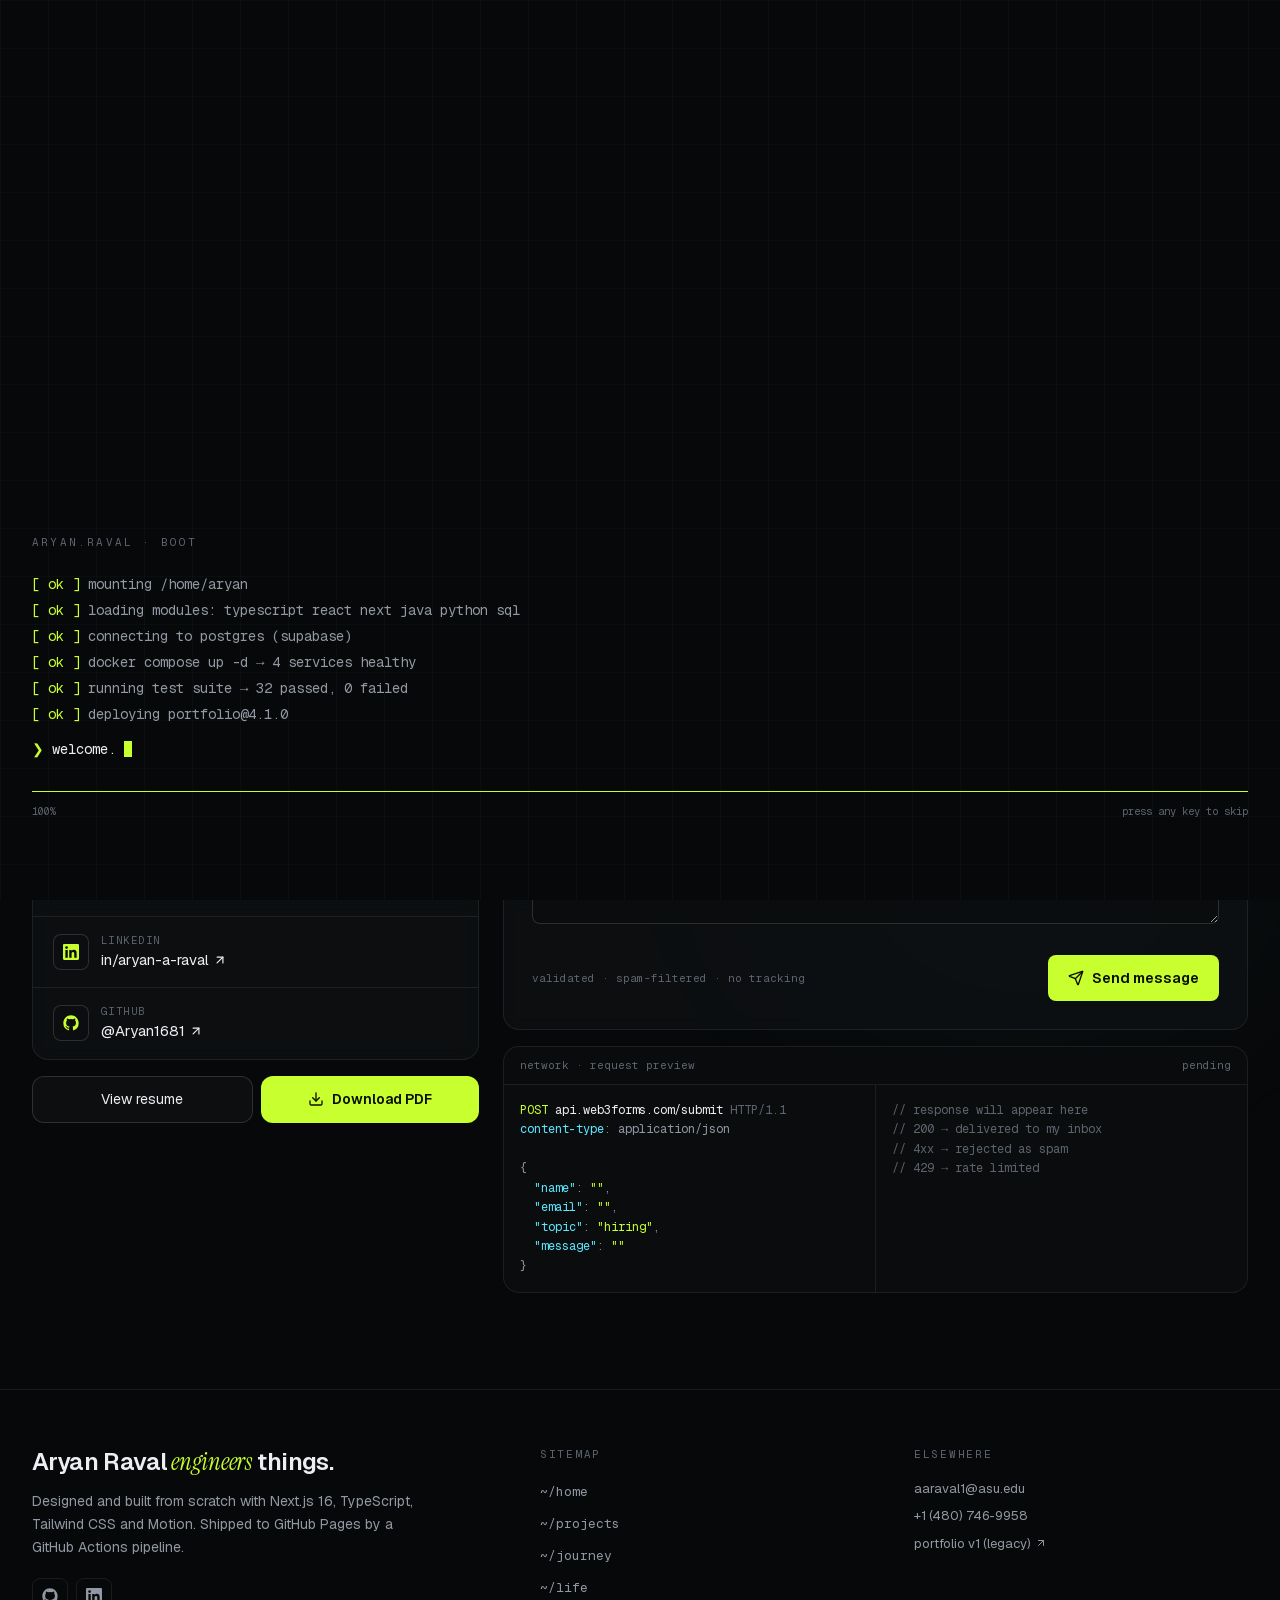
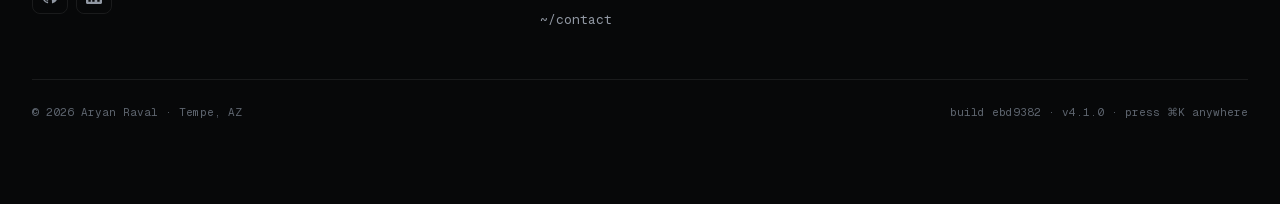
<file: contact/index.html>
<!DOCTYPE html><html lang="en" class="T19VSG_variable _8Li5zG_variable o_1SAq_variable"><head><meta charSet="utf-8"/><meta name="viewport" content="width=device-width, initial-scale=1"/><link rel="preload" href="/_next/static/media/797e433ab948586e-s.p.0r6juujl39pe6.woff2" as="font" crossorigin="" type="font/woff2"/><link rel="preload" href="/_next/static/media/7ebf22b5a21034f8-s.p.3j3877k49yy0l.woff2" as="font" crossorigin="" type="font/woff2"/><link rel="preload" href="/_next/static/media/caa3a2e1cccd8315-s.p.0wgildi0cnwt9.woff2" as="font" crossorigin="" type="font/woff2"/><link rel="preload" href="/_next/static/media/e41d5df559864f9e-s.p.1g73gv09-xcb6.woff2" as="font" crossorigin="" type="font/woff2"/><link rel="stylesheet" href="/_next/static/chunks/3q2xig94tih25.css" data-precedence="next"/><link rel="preload" as="script" fetchPriority="low" href="/_next/static/chunks/1ckvzn7sfprko.js"/><script src="/_next/static/chunks/2bzlqb104tejm.js" async=""></script><script src="/_next/static/chunks/2or1riwyasohw.js" async=""></script><script src="/_next/static/chunks/1-fibdkr3wypg.js" async=""></script><script src="/_next/static/chunks/turbopack-3-ry682tkyiqk.js" async=""></script><script src="/_next/static/chunks/42onvq6nokjl2.js" async=""></script><script src="/_next/static/chunks/1m4r3h1qzhj2j.js" async=""></script><script src="/_next/static/chunks/1ka4qujb72j-q.js" async=""></script><script src="/_next/static/chunks/3v1rnqq3a8uxx.js" async=""></script><meta name="theme-color" content="#070809"/><meta name="color-scheme" content="dark"/><title>Contact · Aryan Raval</title><meta name="description" content="Get in touch with Aryan Raval: email, phone, LinkedIn, or send a message straight to his inbox."/><meta name="author" content="Aryan Raval"/><meta name="keywords" content="Aryan Raval,software engineer,full-stack,Next.js,TypeScript,DevOps,ASU,portfolio"/><meta name="referrer" content="strict-origin-when-cross-origin"/><meta property="og:title" content="Aryan Raval · Software Engineer"/><meta property="og:description" content="Full-stack products and the infrastructure they ship on."/><meta property="og:image" content="https://aryan1681.github.io/images/aryan-portrait.jpg"/><meta property="og:image:width" content="853"/><meta property="og:image:height" content="1280"/><meta property="og:image:alt" content="Aryan Raval"/><meta property="og:type" content="website"/><meta name="twitter:card" content="summary_large_image"/><meta name="twitter:title" content="Aryan Raval · Software Engineer"/><meta name="twitter:description" content="Full-stack products and the infrastructure they ship on."/><meta name="twitter:image" content="https://aryan1681.github.io/images/aryan-portrait.jpg"/><meta name="twitter:image:alt" content="Aryan Raval"/><meta name="twitter:image:width" content="853"/><meta name="twitter:image:height" content="1280"/><link rel="icon" href="/icon.svg?icon.2ribvxsm2359e.svg" sizes="any" type="image/svg+xml"/><meta name="next-size-adjust" content=""/><script>try{if(sessionStorage.getItem("booted"))document.documentElement.setAttribute("data-booted","")}catch(e){}</script><script src="/_next/static/chunks/0cz1d0mv5g_q7.js" noModule=""></script></head><body class="grain min-h-dvh"><div hidden=""><!--$--><!--/$--></div><a href="#main" class="sr-only z-[90] rounded-md bg-accent px-3 py-2 text-accent-ink focus:not-sr-only focus:fixed focus:left-4 focus:top-4">Skip to content</a><div id="boot-overlay" aria-hidden="true" class="fixed inset-0 z-[100] flex items-end bg-bg transition-[clip-path] duration-700 ease-[cubic-bezier(.77,0,.18,1)]" style="clip-path:inset(0 0 0% 0)"><div class="hairline-grid absolute inset-0 opacity-60"></div><div class="relative mx-auto w-full max-w-7xl px-5 pb-14 sm:px-8 sm:pb-20"><p class="mb-6 font-mono text-[11px] uppercase tracking-[0.2em] text-dim">aryan.raval · boot</p><div class="space-y-1.5 font-mono text-[12.5px] sm:text-sm"></div><div class="mt-8 h-px w-full overflow-hidden bg-line"><div class="h-full bg-accent transition-[width] duration-200" style="width:0%"></div></div><div class="mt-3 flex justify-between font-mono text-[10.5px] text-dim"><span>0<!-- -->%</span><span class="pointer-coarse:hidden">press any key to skip</span><span class="hidden pointer-coarse:inline">tap to skip</span></div></div></div><div aria-hidden="true" class="pointer-events-none fixed inset-0 z-0"><canvas class="absolute inset-0"></canvas><div class="absolute -left-[20%] -top-[30%] h-[70vh] w-[70vw] rounded-full bg-[radial-gradient(closest-side,rgb(200_255_46/0.07),transparent)] blur-2xl"></div><div class="absolute -bottom-[30%] -right-[10%] h-[70vh] w-[60vw] rounded-full bg-[radial-gradient(closest-side,rgb(94_231_255/0.05),transparent)] blur-2xl"></div></div><header class="fixed inset-x-0 top-0 z-40 transition-[background-color,border-color,backdrop-filter] duration-300 border-b border-transparent"><nav class="mx-auto flex h-16 max-w-7xl items-center justify-between px-4 sm:px-6 lg:px-8" aria-label="Main"><a class="group flex items-center gap-2.5" aria-label="Aryan Raval, home" href="/"><span class="grid size-8 place-items-center rounded-md border border-line-2 bg-panel font-mono text-[11px] font-semibold tracking-tight text-accent transition-colors group-hover:border-accent/60">AR</span><span class="hidden whitespace-nowrap font-mono text-[13px] text-muted sm:inline">~/<span class="text-fg">aryan.raval</span><span class="ml-0.5 inline-block h-3.5 w-[7px] translate-y-[2px] animate-blink bg-accent"></span></span></a><ul class="hidden items-center gap-1 rounded-full border border-line bg-panel/60 p-1 backdrop-blur md:flex"><li class="relative"><a class="relative z-10 block rounded-full px-3.5 py-1.5 font-mono text-[12.5px] transition-colors text-muted hover:text-fg" href="/">~/<!-- -->home</a></li><li class="relative"><a class="relative z-10 block rounded-full px-3.5 py-1.5 font-mono text-[12.5px] transition-colors text-muted hover:text-fg" href="/projects/">~/<!-- -->projects</a></li><li class="relative"><a class="relative z-10 block rounded-full px-3.5 py-1.5 font-mono text-[12.5px] transition-colors text-muted hover:text-fg" href="/journey/">~/<!-- -->journey</a></li><li class="relative"><a class="relative z-10 block rounded-full px-3.5 py-1.5 font-mono text-[12.5px] transition-colors text-muted hover:text-fg" href="/life/">~/<!-- -->life</a></li><li class="relative"><a class="relative z-10 block rounded-full px-3.5 py-1.5 font-mono text-[12.5px] transition-colors text-accent-ink" href="/contact/">~/<!-- -->contact</a><span class="absolute inset-0 rounded-full bg-accent"></span></li></ul><div class="flex items-center gap-2"><button class="hidden items-center gap-2 rounded-lg border border-line bg-panel/60 px-2.5 py-1.5 font-mono text-[12px] text-muted transition-colors hover:border-line-2 hover:text-fg sm:flex md:hidden lg:flex" aria-label="Open command palette"><svg xmlns="http://www.w3.org/2000/svg" width="24" height="24" viewBox="0 0 24 24" fill="none" stroke="currentColor" stroke-width="2" stroke-linecap="round" stroke-linejoin="round" class="lucide lucide-command size-3.5" aria-hidden="true"><path d="M15 6v12a3 3 0 1 0 3-3H6a3 3 0 1 0 3 3V6a3 3 0 1 0-3 3h12a3 3 0 1 0-3-3"></path></svg><span>K</span></button><button class="flex items-center gap-2 rounded-lg bg-accent px-3 py-1.5 text-[13px] font-semibold text-accent-ink transition-transform hover:-translate-y-px active:translate-y-0"><svg xmlns="http://www.w3.org/2000/svg" width="24" height="24" viewBox="0 0 24 24" fill="none" stroke="currentColor" stroke-width="2" stroke-linecap="round" stroke-linejoin="round" class="lucide lucide-file-text size-4" aria-hidden="true"><path d="M6 22a2 2 0 0 1-2-2V4a2 2 0 0 1 2-2h8a2.4 2.4 0 0 1 1.704.706l3.588 3.588A2.4 2.4 0 0 1 20 8v12a2 2 0 0 1-2 2z"></path><path d="M14 2v5a1 1 0 0 0 1 1h5"></path><path d="M10 9H8"></path><path d="M16 13H8"></path><path d="M16 17H8"></path></svg><span>Resume</span></button><button class="grid size-9 place-items-center rounded-lg border border-line text-fg md:hidden" aria-label="Open menu" aria-expanded="false"><svg xmlns="http://www.w3.org/2000/svg" width="24" height="24" viewBox="0 0 24 24" fill="none" stroke="currentColor" stroke-width="2" stroke-linecap="round" stroke-linejoin="round" class="lucide lucide-menu size-4" aria-hidden="true"><path d="M4 5h16"></path><path d="M4 12h16"></path><path d="M4 19h16"></path></svg></button></div></nav></header><main id="main" class="relative z-10"><header data-component="PageHeader" class="relative mx-auto max-w-7xl px-4 pb-14 pt-36 sm:px-6 lg:px-8 lg:pt-40"><p class="font-mono text-[12.5px] text-dim"><span class="text-accent">❯</span> cd <!-- -->~/contact</p><h1 class="mt-5 text-[clamp(3rem,9vw,7rem)] font-semibold leading-[0.9] tracking-[-0.055em]"><span aria-label="Let&#x27;s talk"><span aria-hidden="true">Let&#x27;s talk</span></span><span class="serif-accent font-normal text-accent">.</span></h1><div class="mt-7 max-w-2xl text-[17px] leading-relaxed text-muted">Hiring for 2027, have a project in mind, or just a question? Send it here and it goes straight to my inbox. Or skip the form and use whatever channel you like.</div><div class="mt-6"><p class="inline-flex items-center gap-2 rounded-full border border-accent/30 bg-accent/5 px-3.5 py-1.5 font-mono text-[12px] text-accent"><span class="size-1.5 animate-pulse-dot rounded-full bg-accent"></span> <!-- -->Open to new-grad software engineering roles · 2027</p></div></header><section data-component="Contact" class="relative mx-auto grid grid-cols-1 max-w-7xl gap-6 px-4 sm:px-6 lg:grid-cols-[0.75fr_1.25fr] lg:px-8"><div class="space-y-4"><div class="flex items-center gap-4 rounded-2xl border border-line bg-panel/70 p-4 backdrop-blur"><div class="relative size-16 shrink-0 overflow-hidden rounded-xl border border-line-2"><img alt="Aryan Raval" loading="lazy" decoding="async" data-nimg="fill" class="object-cover object-[50%_15%]" style="position:absolute;height:100%;width:100%;left:0;top:0;right:0;bottom:0;color:transparent" src="/images/aryan-seated.jpg"/></div><div class="min-w-0"><p class="text-[16px] font-semibold tracking-tight">Aryan Raval</p><p class="truncate text-[13px] text-muted">Software Engineer<!-- --> · <!-- -->SWE Intern @ NSV, Inc.</p><p class="mt-0.5 font-mono text-[11px] text-dim">form messages go straight to my inbox</p></div></div><div class="rounded-2xl border border-line bg-panel/70 p-5 backdrop-blur sm:p-6"><div class="flex items-center justify-between"><p class="font-mono text-[11px] uppercase tracking-[0.14em] text-dim">local time · <!-- -->Tempe, AZ</p><span class="flex items-center gap-1.5 font-mono text-[11px] text-accent"><span class="size-1.5 animate-pulse-dot rounded-full bg-accent"></span> online</span></div><p class="mt-3 font-mono text-4xl font-semibold tabular-nums tracking-tight">--:--:--</p><p class="mt-2 text-[13.5px] text-muted"><span class="font-mono text-dim">status:</span> <!-- -->…</p></div><ul class="overflow-hidden rounded-2xl border border-line bg-panel/70 backdrop-blur"><li class="flex items-center gap-3 border-b border-line px-5 py-4 last:border-0"><span class="grid size-9 shrink-0 place-items-center rounded-lg border border-line-2 bg-bg-2 text-accent"><svg xmlns="http://www.w3.org/2000/svg" width="24" height="24" viewBox="0 0 24 24" fill="none" stroke="currentColor" stroke-width="2" stroke-linecap="round" stroke-linejoin="round" class="lucide lucide-mail size-4" aria-hidden="true"><path d="m22 7-8.991 5.727a2 2 0 0 1-2.009 0L2 7"></path><rect x="2" y="4" width="20" height="16" rx="2"></rect></svg></span><a href="mailto:aaraval1@asu.edu" class="group min-w-0 flex-1"><span class="block font-mono text-[10.5px] uppercase tracking-[0.14em] text-dim">email</span><span class="flex items-center gap-1 truncate text-[15px] text-fg group-hover:text-accent">aaraval1@asu.edu<!-- --> </span></a><button class="grid size-9 shrink-0 place-items-center rounded-lg text-muted transition-colors hover:bg-white/5 hover:text-fg" aria-label="Copy email"><svg xmlns="http://www.w3.org/2000/svg" width="24" height="24" viewBox="0 0 24 24" fill="none" stroke="currentColor" stroke-width="2" stroke-linecap="round" stroke-linejoin="round" class="lucide lucide-copy size-4" aria-hidden="true"><rect width="14" height="14" x="8" y="8" rx="2" ry="2"></rect><path d="M4 16c-1.1 0-2-.9-2-2V4c0-1.1.9-2 2-2h10c1.1 0 2 .9 2 2"></path></svg></button></li><li class="flex items-center gap-3 border-b border-line px-5 py-4 last:border-0"><span class="grid size-9 shrink-0 place-items-center rounded-lg border border-line-2 bg-bg-2 text-accent"><svg xmlns="http://www.w3.org/2000/svg" width="24" height="24" viewBox="0 0 24 24" fill="none" stroke="currentColor" stroke-width="2" stroke-linecap="round" stroke-linejoin="round" class="lucide lucide-phone size-4" aria-hidden="true"><path d="M13.832 16.568a1 1 0 0 0 1.213-.303l.355-.465A2 2 0 0 1 17 15h3a2 2 0 0 1 2 2v3a2 2 0 0 1-2 2A18 18 0 0 1 2 4a2 2 0 0 1 2-2h3a2 2 0 0 1 2 2v3a2 2 0 0 1-.8 1.6l-.468.351a1 1 0 0 0-.292 1.233 14 14 0 0 0 6.392 6.384"></path></svg></span><a href="tel:+14807469958" class="group min-w-0 flex-1"><span class="block font-mono text-[10.5px] uppercase tracking-[0.14em] text-dim">phone</span><span class="flex items-center gap-1 truncate text-[15px] text-fg group-hover:text-accent">+1 (480) 746-9958<!-- --> </span></a><button class="grid size-9 shrink-0 place-items-center rounded-lg text-muted transition-colors hover:bg-white/5 hover:text-fg" aria-label="Copy phone"><svg xmlns="http://www.w3.org/2000/svg" width="24" height="24" viewBox="0 0 24 24" fill="none" stroke="currentColor" stroke-width="2" stroke-linecap="round" stroke-linejoin="round" class="lucide lucide-copy size-4" aria-hidden="true"><rect width="14" height="14" x="8" y="8" rx="2" ry="2"></rect><path d="M4 16c-1.1 0-2-.9-2-2V4c0-1.1.9-2 2-2h10c1.1 0 2 .9 2 2"></path></svg></button></li><li class="flex items-center gap-3 border-b border-line px-5 py-4 last:border-0"><span class="grid size-9 shrink-0 place-items-center rounded-lg border border-line-2 bg-bg-2 text-accent"><svg viewBox="0 0 24 24" width="16" height="16" fill="currentColor" aria-hidden="true" class="size-4"><path d="M20.45 20.45h-3.56v-5.57c0-1.33-.02-3.04-1.85-3.04-1.86 0-2.14 1.45-2.14 2.94v5.67H9.35V9h3.41v1.56h.05c.48-.9 1.64-1.85 3.37-1.85 3.6 0 4.27 2.37 4.27 5.46v6.28ZM5.34 7.43a2.06 2.06 0 1 1 0-4.13 2.06 2.06 0 0 1 0 4.13ZM7.12 20.45H3.56V9h3.56v11.45ZM22.22 0H1.77C.79 0 0 .77 0 1.73v20.54C0 23.23.79 24 1.77 24h20.45c.98 0 1.78-.77 1.78-1.73V1.73C24 .77 23.2 0 22.22 0Z"></path></svg></span><a href="https://www.linkedin.com/in/aryan-a-raval" target="_blank" rel="noreferrer" class="group min-w-0 flex-1"><span class="block font-mono text-[10.5px] uppercase tracking-[0.14em] text-dim">linkedin</span><span class="flex items-center gap-1 truncate text-[15px] text-fg group-hover:text-accent">in/aryan-a-raval<!-- --> <svg xmlns="http://www.w3.org/2000/svg" width="24" height="24" viewBox="0 0 24 24" fill="none" stroke="currentColor" stroke-width="2" stroke-linecap="round" stroke-linejoin="round" class="lucide lucide-arrow-up-right size-3.5 shrink-0" aria-hidden="true"><path d="M7 7h10v10"></path><path d="M7 17 17 7"></path></svg></span></a></li><li class="flex items-center gap-3 border-b border-line px-5 py-4 last:border-0"><span class="grid size-9 shrink-0 place-items-center rounded-lg border border-line-2 bg-bg-2 text-accent"><svg viewBox="0 0 24 24" width="16" height="16" fill="currentColor" aria-hidden="true" class="size-4"><path d="M12 .5C5.73.5.5 5.73.5 12a11.5 11.5 0 0 0 7.86 10.92c.58.1.79-.25.79-.56v-2c-3.2.7-3.87-1.37-3.87-1.37-.53-1.33-1.28-1.69-1.28-1.69-1.05-.72.08-.7.08-.7 1.16.08 1.77 1.19 1.77 1.19 1.03 1.77 2.7 1.26 3.36.96.1-.75.4-1.26.73-1.55-2.55-.29-5.24-1.28-5.24-5.68 0-1.26.45-2.28 1.19-3.09-.12-.29-.52-1.46.11-3.05 0 0 .97-.31 3.17 1.18a11 11 0 0 1 5.77 0c2.2-1.49 3.17-1.18 3.17-1.18.63 1.59.23 2.76.11 3.05.74.81 1.19 1.83 1.19 3.09 0 4.41-2.69 5.38-5.26 5.67.41.36.78 1.06.78 2.14v3.17c0 .31.21.67.8.56A11.5 11.5 0 0 0 23.5 12C23.5 5.73 18.27.5 12 .5Z"></path></svg></span><a href="https://github.com/Aryan1681" target="_blank" rel="noreferrer" class="group min-w-0 flex-1"><span class="block font-mono text-[10.5px] uppercase tracking-[0.14em] text-dim">github</span><span class="flex items-center gap-1 truncate text-[15px] text-fg group-hover:text-accent">@Aryan1681<!-- --> <svg xmlns="http://www.w3.org/2000/svg" width="24" height="24" viewBox="0 0 24 24" fill="none" stroke="currentColor" stroke-width="2" stroke-linecap="round" stroke-linejoin="round" class="lucide lucide-arrow-up-right size-3.5 shrink-0" aria-hidden="true"><path d="M7 7h10v10"></path><path d="M7 17 17 7"></path></svg></span></a></li></ul><div class="flex gap-2"><button class="flex flex-1 items-center justify-center gap-2 rounded-xl border border-line-2 bg-panel/70 px-4 py-3 text-[14px] text-fg hover:border-accent/50">View resume</button><a href="/resume/Aryan_Raval_Resume.pdf" download="Aryan_Raval_Resume.pdf" class="flex flex-1 items-center justify-center gap-2 rounded-xl bg-accent px-4 py-3 text-[14px] font-semibold text-accent-ink"><svg xmlns="http://www.w3.org/2000/svg" width="24" height="24" viewBox="0 0 24 24" fill="none" stroke="currentColor" stroke-width="2" stroke-linecap="round" stroke-linejoin="round" class="lucide lucide-download size-4" aria-hidden="true"><path d="M12 15V3"></path><path d="M21 15v4a2 2 0 0 1-2 2H5a2 2 0 0 1-2-2v-4"></path><path d="m7 10 5 5 5-5"></path></svg> Download PDF</a></div></div><div class="space-y-4"><form noValidate="" class="relative rounded-2xl border border-line bg-panel/70 p-5 backdrop-blur sm:p-7"><div class="flex items-center justify-between"><h2 class="text-xl font-semibold tracking-tight">Send a message</h2><span class="font-mono text-[11px] text-dim">lands in my inbox</span></div><fieldset class="mt-6"><legend class="font-mono text-[11px] uppercase tracking-[0.14em] text-dim">topic</legend><div class="mt-2.5 flex flex-wrap gap-2"><button type="button" aria-pressed="true" class="rounded-full border px-3.5 py-1.5 text-[13px] transition-colors border-accent bg-accent text-accent-ink">Hiring</button><button type="button" aria-pressed="false" class="rounded-full border px-3.5 py-1.5 text-[13px] transition-colors border-line-2 text-muted hover:text-fg">Collaboration</button><button type="button" aria-pressed="false" class="rounded-full border px-3.5 py-1.5 text-[13px] transition-colors border-line-2 text-muted hover:text-fg">Question</button><button type="button" aria-pressed="false" class="rounded-full border px-3.5 py-1.5 text-[13px] transition-colors border-line-2 text-muted hover:text-fg">Just saying hi</button></div></fieldset><div class="mt-5 grid gap-4 sm:grid-cols-2"><label class="block"><span class="flex items-center justify-between font-mono text-[11px] uppercase tracking-[0.14em] text-dim">name</span><input autoComplete="name" placeholder="Ada Lovelace" class="mt-2 w-full rounded-lg border bg-bg-2/80 px-3.5 py-2.5 text-[15px] text-fg outline-none transition-colors placeholder:text-dim focus:border-accent/60 focus:ring-2 focus:ring-accent/15 border-line-2" aria-invalid="false" value=""/></label><label class="block"><span class="flex items-center justify-between font-mono text-[11px] uppercase tracking-[0.14em] text-dim">email</span><input type="email" autoComplete="email" placeholder="ada@company.com" class="mt-2 w-full rounded-lg border bg-bg-2/80 px-3.5 py-2.5 text-[15px] text-fg outline-none transition-colors placeholder:text-dim focus:border-accent/60 focus:ring-2 focus:ring-accent/15 border-line-2" aria-invalid="false" value=""/></label></div><div class="mt-4"><label class="block"><span class="flex items-center justify-between font-mono text-[11px] uppercase tracking-[0.14em] text-dim">message<span class="normal-case tracking-normal">0/5000</span></span><textarea rows="6" placeholder="Hey Aryan, we&#x27;re hiring for… / I have a question about… / Loved the terminal…" class="mt-2 w-full rounded-lg border bg-bg-2/80 px-3.5 py-2.5 text-[15px] text-fg outline-none transition-colors placeholder:text-dim focus:border-accent/60 focus:ring-2 focus:ring-accent/15 border-line-2 resize-y" aria-invalid="false"></textarea></label></div><div class="absolute -left-[9999px] h-0 w-0 overflow-hidden" aria-hidden="true"><label>Website <input tabindex="-1" autoComplete="off" value=""/></label></div><div class="mt-6 flex flex-wrap items-center justify-between gap-4"><p class="font-mono text-[11px] text-dim">validated · spam-filtered · no tracking</p><button type="submit" class="inline-flex items-center gap-2 rounded-lg bg-accent px-5 py-3 text-[14.5px] font-semibold text-accent-ink transition-transform hover:-translate-y-0.5 disabled:translate-y-0 disabled:opacity-70"><svg xmlns="http://www.w3.org/2000/svg" width="24" height="24" viewBox="0 0 24 24" fill="none" stroke="currentColor" stroke-width="2" stroke-linecap="round" stroke-linejoin="round" class="lucide lucide-send size-4" aria-hidden="true"><path d="M14.536 21.686a.5.5 0 0 0 .937-.024l6.5-19a.496.496 0 0 0-.635-.635l-19 6.5a.5.5 0 0 0-.024.937l7.93 3.18a2 2 0 0 1 1.112 1.11z"></path><path d="m21.854 2.147-10.94 10.939"></path></svg>Send message</button></div></form><div class="overflow-hidden rounded-2xl border border-line bg-[#0a0c0e]/95 font-mono text-[12px]"><div class="flex items-center justify-between border-b border-line px-4 py-2.5 text-[11px] text-dim"><span>network · request preview</span><span class="">pending</span></div><div class="grid gap-px bg-line md:grid-cols-2"><pre class="overflow-x-auto bg-[#0a0c0e] p-4 leading-relaxed"><span class="text-accent">POST</span> <span class="text-fg">api.web3forms.com/submit</span> <span class="text-dim">HTTP/1.1</span>
<span class="tok-key">content-type</span><span class="tok-pun">: </span><span class="text-muted">application/json</span>

<span class="tok-pun">{</span>
  <span class="tok-key">&quot;name&quot;</span><span class="tok-pun">: </span><span class="tok-str">&quot;<!-- -->&quot;</span><span class="tok-pun">,</span>
  <span class="tok-key">&quot;email&quot;</span><span class="tok-pun">: </span><span class="tok-str">&quot;<!-- -->&quot;</span><span class="tok-pun">,</span>
  <span class="tok-key">&quot;topic&quot;</span><span class="tok-pun">: </span><span class="tok-str">&quot;<!-- -->hiring<!-- -->&quot;</span><span class="tok-pun">,</span>
  <span class="tok-key">&quot;message&quot;</span><span class="tok-pun">: </span><span class="tok-str whitespace-pre-wrap break-words">&quot;<!-- -->&quot;</span>
<span class="tok-pun">}</span></pre><pre class="overflow-x-auto bg-[#0a0c0e] p-4 leading-relaxed"><span class="text-dim">// response will appear here<!-- -->
// 200 → delivered to my inbox<!-- -->
// 4xx → rejected as spam<!-- -->
// 429 → rate limited</span></pre></div></div></div></section><!--$--><!--/$--></main><footer class="relative z-10 mt-24 border-t border-line" data-component="Footer"><div class="mx-auto max-w-7xl px-4 py-14 sm:px-6 lg:px-8"><div class="grid grid-cols-1 gap-10 md:grid-cols-[1.4fr_1fr_1fr]"><div><p class="text-2xl font-semibold tracking-tight">Aryan Raval<span class="serif-accent text-accent"> engineers</span> things.</p><p class="mt-3 max-w-sm text-[14px] leading-relaxed text-muted">Designed and built from scratch with Next.js 16, TypeScript, Tailwind CSS and Motion. Shipped to GitHub Pages by a GitHub Actions pipeline.</p><div class="mt-5 flex gap-2"><a href="https://github.com/Aryan1681" target="_blank" rel="noreferrer" aria-label="GitHub" class="grid size-9 place-items-center rounded-lg border border-line text-muted hover:border-line-2 hover:text-fg"><svg viewBox="0 0 24 24" width="16" height="16" fill="currentColor" aria-hidden="true"><path d="M12 .5C5.73.5.5 5.73.5 12a11.5 11.5 0 0 0 7.86 10.92c.58.1.79-.25.79-.56v-2c-3.2.7-3.87-1.37-3.87-1.37-.53-1.33-1.28-1.69-1.28-1.69-1.05-.72.08-.7.08-.7 1.16.08 1.77 1.19 1.77 1.19 1.03 1.77 2.7 1.26 3.36.96.1-.75.4-1.26.73-1.55-2.55-.29-5.24-1.28-5.24-5.68 0-1.26.45-2.28 1.19-3.09-.12-.29-.52-1.46.11-3.05 0 0 .97-.31 3.17 1.18a11 11 0 0 1 5.77 0c2.2-1.49 3.17-1.18 3.17-1.18.63 1.59.23 2.76.11 3.05.74.81 1.19 1.83 1.19 3.09 0 4.41-2.69 5.38-5.26 5.67.41.36.78 1.06.78 2.14v3.17c0 .31.21.67.8.56A11.5 11.5 0 0 0 23.5 12C23.5 5.73 18.27.5 12 .5Z"></path></svg></a><a href="https://www.linkedin.com/in/aryan-a-raval" target="_blank" rel="noreferrer" aria-label="LinkedIn" class="grid size-9 place-items-center rounded-lg border border-line text-muted hover:border-line-2 hover:text-fg"><svg viewBox="0 0 24 24" width="16" height="16" fill="currentColor" aria-hidden="true"><path d="M20.45 20.45h-3.56v-5.57c0-1.33-.02-3.04-1.85-3.04-1.86 0-2.14 1.45-2.14 2.94v5.67H9.35V9h3.41v1.56h.05c.48-.9 1.64-1.85 3.37-1.85 3.6 0 4.27 2.37 4.27 5.46v6.28ZM5.34 7.43a2.06 2.06 0 1 1 0-4.13 2.06 2.06 0 0 1 0 4.13ZM7.12 20.45H3.56V9h3.56v11.45ZM22.22 0H1.77C.79 0 0 .77 0 1.73v20.54C0 23.23.79 24 1.77 24h20.45c.98 0 1.78-.77 1.78-1.73V1.73C24 .77 23.2 0 22.22 0Z"></path></svg></a></div></div><div><p class="font-mono text-[11px] uppercase tracking-[0.16em] text-dim">sitemap</p><ul class="mt-4 space-y-2"><li><a class="font-mono text-[13px] text-muted hover:text-accent" href="/">~/<!-- -->home</a></li><li><a class="font-mono text-[13px] text-muted hover:text-accent" href="/projects/">~/<!-- -->projects</a></li><li><a class="font-mono text-[13px] text-muted hover:text-accent" href="/journey/">~/<!-- -->journey</a></li><li><a class="font-mono text-[13px] text-muted hover:text-accent" href="/life/">~/<!-- -->life</a></li><li><a class="font-mono text-[13px] text-muted hover:text-accent" href="/contact/">~/<!-- -->contact</a></li></ul></div><div><p class="font-mono text-[11px] uppercase tracking-[0.16em] text-dim">elsewhere</p><ul class="mt-4 space-y-2 text-[13px]"><li><a class="text-muted hover:text-fg" href="mailto:aaraval1@asu.edu">aaraval1@asu.edu</a></li><li><a class="text-muted hover:text-fg" href="tel:+14807469958">+1 (480) 746-9958</a></li><li><a class="inline-flex items-center gap-1 text-muted hover:text-fg" href="https://aryan1681.github.io/01-prj-personal-site/" target="_blank" rel="noreferrer">portfolio v1 (legacy) <svg xmlns="http://www.w3.org/2000/svg" width="24" height="24" viewBox="0 0 24 24" fill="none" stroke="currentColor" stroke-width="2" stroke-linecap="round" stroke-linejoin="round" class="lucide lucide-arrow-up-right size-3" aria-hidden="true"><path d="M7 7h10v10"></path><path d="M7 17 17 7"></path></svg></a></li></ul></div></div><div class="mt-12 flex flex-col justify-between gap-2 border-t border-line pt-6 font-mono text-[11px] text-dim sm:flex-row"><span>© <!-- -->2026<!-- --> <!-- -->Aryan Raval<!-- --> · <!-- -->Tempe, AZ</span><span>build <!-- -->ebd9382<!-- --> · v4.1.0 · press ⌘K anywhere</span></div></div></footer><div class="fixed inset-x-0 bottom-0 z-40 hidden h-7 items-center justify-between border-t border-line bg-bg-2/90 px-3 font-mono text-[11px] text-muted backdrop-blur lg:flex"><div class="flex items-center"><span class="flex items-center gap-1.5 bg-accent px-2.5 py-1 font-medium text-accent-ink"><svg xmlns="http://www.w3.org/2000/svg" width="24" height="24" viewBox="0 0 24 24" fill="none" stroke="currentColor" stroke-width="2" stroke-linecap="round" stroke-linejoin="round" class="lucide lucide-git-branch size-3" aria-hidden="true"><path d="M15 6a9 9 0 0 0-9 9V3"></path><circle cx="18" cy="6" r="3"></circle><circle cx="6" cy="18" r="3"></circle></svg> main</span><span class="flex items-center gap-1.5 px-3"><svg xmlns="http://www.w3.org/2000/svg" width="24" height="24" viewBox="0 0 24 24" fill="none" stroke="currentColor" stroke-width="2" stroke-linecap="round" stroke-linejoin="round" class="lucide lucide-circle-check lucide-check-circle-2 size-3 text-accent" aria-hidden="true"><circle cx="12" cy="12" r="10"></circle><path d="m16 9-5.5 5.5L8 12"></path></svg> build passing</span><span class="hidden items-center gap-1.5 px-3 xl:flex"><svg xmlns="http://www.w3.org/2000/svg" width="24" height="24" viewBox="0 0 24 24" fill="none" stroke="currentColor" stroke-width="2" stroke-linecap="round" stroke-linejoin="round" class="lucide lucide-map-pin size-3" aria-hidden="true"><path d="M20 10c0 4.993-5.539 10.193-7.399 11.799a1 1 0 0 1-1.202 0C9.539 20.193 4 14.993 4 10a8 8 0 0 1 16 0"></path><circle cx="12" cy="10" r="3"></circle></svg> <!-- -->Tempe, AZ</span></div><div class="flex items-center"><span class="flex items-center gap-2 px-3"><span class="size-1.5 animate-pulse-dot rounded-full bg-accent"></span>Open to new-grad software engineering roles · 2027</span><button class="px-3 py-1 transition-colors hover:text-fg " aria-pressed="false" title="Outline every component on the page">&lt;/&gt;<!-- --> dev mode: <!-- -->off</button><button class="flex items-center gap-1 px-3 py-1 hover:text-fg"><svg xmlns="http://www.w3.org/2000/svg" width="24" height="24" viewBox="0 0 24 24" fill="none" stroke="currentColor" stroke-width="2" stroke-linecap="round" stroke-linejoin="round" class="lucide lucide-command size-3" aria-hidden="true"><path d="M15 6v12a3 3 0 1 0 3-3H6a3 3 0 1 0 3 3V6a3 3 0 1 0-3 3h12a3 3 0 1 0-3-3"></path></svg>K</button><span class="px-3 text-dim">UTF-8 · TSX</span></div></div><div class="pointer-events-none fixed inset-x-0 bottom-10 z-[80] flex justify-center px-4" aria-live="polite"></div><script id="_R_">(globalThis["TURBOPACK"] || (globalThis["TURBOPACK"] = [])).push({"otherChunks":["static/chunks/1ckvzn7sfprko.js","static/chunks/2bzlqb104tejm.js","static/chunks/2or1riwyasohw.js","static/chunks/1-fibdkr3wypg.js"],"runtimeModuleIds":[94553]});</script><script src="/_next/static/chunks/1ckvzn7sfprko.js" async=""></script><script>(self.__next_f=self.__next_f||[]).push([0])</script><script>self.__next_f.push([1,"1:\"$Sreact.fragment\"\n2:\"/_next/static/chunks/42onvq6nokjl2.js\"\n3:\"/_next/static/chunks/1m4r3h1qzhj2j.js\"\n4:\"/_next/static/chunks/1ka4qujb72j-q.js\"\n5:I[43716,[\"$2\",\"$3\",\"$4\"],\"UIProvider\"]\n6:I[75708,[\"$2\",\"$3\",\"$4\"],\"BootSequence\"]\n7:\"BackgroundCanvas\"\n8:I[45811,[\"$2\",\"$3\",\"$4\"],\"$7\"]\n9:I[49409,[\"$2\",\"$3\",\"$4\"],\"Nav\"]\na:I[39756,[\"$2\",\"$3\",\"$4\"],\"default\"]\nb:I[37457,[\"$2\",\"$3\",\"$4\"],\"default\"]\nc:I[22016,[\"$2\",\"$3\",\"$4\"],\"\"]\n1b:I[68027,[\"$2\",\"$3\",\"$4\"],\"default\",1]\n:HL[\"/_next/static/chunks/3q2xig94tih25.css\",\"style\"]\n:HL[\"/_next/static/media/797e433ab948586e-s.p.0r6juujl39pe6.woff2\",\"font\",{\"crossOrigin\":\"\",\"type\":\"font/woff2\"}]\n:HL[\"/_next/static/media/7ebf22b5a21034f8-s.p.3j3877k49yy0l.woff2\",\"font\",{\"crossOrigin\":\"\",\"type\":\"font/woff2\"}]\n:HL[\"/_next/static/media/caa3a2e1cccd8315-s.p.0wgildi0cnwt9.woff2\",\"font\",{\"crossOrigin\":\"\",\"type\":\"font/woff2\"}]\n:HL[\"/_next/static/media/e41d5df559864f9e-s.p.1g73gv09-xcb6.woff2\",\"font\",{\"crossOrigin\":\"\",\"type\":\"font/woff2\"}]\n17:X\n18:[[\"children\",{\"s\":\"__PAGE__\",\"h\":512,\"d\":{\"r\":\"$L19\",\"p\":false,\"v\":null}}]]\n15:[[\"children\",{\"s\":\"contact\",\"h\":512,\"d\":{\"r\":\"$L16\",\"p\":false,\"v\":\"$17\"},\"c\":\"$Q18\"}]]\n0:{\"P\":null,\"c\":[\"\",\"contact\",\"\"],\"q\":\"\",\"i\":false,\"t\":{\"t\":{\"s\":\"\",\"h\":528,\"d\":{\"r\":[\"$\",\"$1\",\"c\",{\"children\":[[[\"$\",\"link\",\"0\",{\"rel\":\"stylesheet\",\"href\":\"/_next/static/chunks/3q2xig94tih25.css\",\"precedence\":\"next\",\"crossOrigin\":\"$undefined\",\"nonce\":\"$undefined\"}],[\"$\",\"script\",\"script-0\",{\"src\":\"/_next/static/chunks/42onvq6nokjl2.js\",\"async\":true,\"nonce\":\"$undefined\"}],[\"$\",\"script\",\"script-1\",{\"src\":\"/_next/static/chunks/1m4r3h1qzhj2j.js\",\"async\":true,\"nonce\":\"$undefined\"}],[\"$\",\"script\",\"script-2\",{\"src\":\"/_next/static/chunks/1ka4qujb72j-q.js\",\"async\":true,\"nonce\":\"$undefined\"}]],[\"$\",\"html\",null,{\"lang\":\"en\",\"className\":\"T19VSG_variable _8Li5zG_variable o_1SAq_variable\",\"suppressHydrationWarning\":true,\"children\":[[\"$\",\"head\",null,{\"children\":[\"$\",\"script\",null,{\"dangerouslySetInnerHTML\":{\"__html\":\"try{if(sessionStorage.getItem(\\\"booted\\\"))document.documentElement.setAttribute(\\\"data-booted\\\",\\\"\\\")}catch(e){}\"}}]}],[\"$\",\"body\",null,{\"className\":\"grain min-h-dvh\",\"children\":[[\"$\",\"a\",null,{\"href\":\"#main\",\"className\":\"sr-only z-[90] rounded-md bg-accent px-3 py-2 text-accent-ink focus:not-sr-only focus:fixed focus:left-4 focus:top-4\",\"children\":\"Skip to content\"}],[\"$\",\"$L5\",null,{\"children\":[[\"$\",\"$L6\",null,{}],[\"$\",\"$L8\",null,{}],[\"$\",\"$L9\",null,{}],[\"$\",\"main\",null,{\"id\":\"main\",\"className\":\"relative z-10\",\"children\":[\"$\",\"$La\",null,{\"parallelRouterKey\":\"children\",\"error\":\"$undefined\",\"errorStyles\":\"$undefined\",\"errorScripts\":\"$undefined\",\"template\":[\"$\",\"$Lb\",null,{}],\"templateStyles\":\"$undefined\",\"templateScripts\":\"$undefined\",\"notFound\":[[\"$\",\"section\",null,{\"className\":\"relative mx-auto flex min-h-[80vh] max-w-3xl flex-col justify-center px-4 pt-24 sm:px-6\",\"children\":[\"$\",\"div\",null,{\"className\":\"overflow-hidden rounded-xl border border-line-2 bg-[#0a0c0e]/95 font-mono text-[13px]\",\"children\":[[\"$\",\"div\",null,{\"className\":\"flex items-center gap-1.5 border-b border-line px-4 py-2.5\",\"children\":[[\"$\",\"span\",null,{\"className\":\"size-3 rounded-full bg-danger/90\"}],[\"$\",\"span\",null,{\"className\":\"size-3 rounded-full bg-amber/90\"}],[\"$\",\"span\",null,{\"className\":\"size-3 rounded-full bg-accent/90\"}]]}],[\"$\",\"div\",null,{\"className\":\"space-y-2 p-5 leading-relaxed\",\"children\":[[\"$\",\"p\",null,{\"className\":\"text-fg\",\"children\":[[\"$\",\"span\",null,{\"className\":\"text-accent\",\"children\":\"❯\"}],\" cd ./this-page\"]}],[\"$\",\"p\",null,{\"className\":\"text-danger\",\"children\":\"cd: no such file or directory\"}],[\"$\",\"p\",null,{\"className\":\"text-muted\",\"children\":\"exit code 404. The page you're looking for was never committed, or got force-pushed away.\"}],[\"$\",\"p\",null,{\"className\":\"pt-3 text-fg\",\"children\":[[\"$\",\"span\",null,{\"className\":\"text-accent\",\"children\":\"❯\"}],\" \",[\"$\",\"$Lc\",null,{\"href\":\"/\",\"className\":\"text-accent underline underline-offset-4\",\"children\":\"cd ~\"}],\" \",[\"$\",\"span\",null,{\"className\":\"text-dim\",\"children\":\"or\"}],\" \",[\"$\",\"$Lc\",null,{\"href\":\"/projects\",\"className\":\"text-cyan underline underline-offset-4\",\"children\":\"ls ~/projects\"}]]}]]}]]}]}],[]],\"forbidden\":\"$undefined\",\"unauthorized\":\"$undefined\"}]}],[\"$\",\"footer\",null,{\"className\":\"relative z-10 mt-24 border-t border-line\",\"data-component\":\"Footer\",\"children\":[\"$\",\"div\",null,{\"className\":\"mx-auto max-w-7xl px-4 py-14 sm:px-6 lg:px-8\",\"children\":[[\"$\",\"div\",null,{\"className\":\"grid grid-cols-1 gap-10 md:grid-cols-[1.4fr_1fr_1fr]\",\"children\":[[\"$\",\"div\",null,{\"children\":[[\"$\",\"p\",null,{\"className\":\"text-2xl font-semibold tracking-tight\",\"children\":[\"Aryan Raval\",[\"$\",\"span\",null,{\"className\":\"serif-accent text-accent\",\"children\":\" engineers\"}],\" things.\"]}],[\"$\",\"p\",null,{\"className\":\"mt-3 max-w-sm text-[14px] leading-relaxed text-muted\",\"children\":\"Designed and built from scratch with Next.js 16, TypeScript, Tailwind CSS and Motion. Shipped to GitHub Pages by a GitHub Actions pipeline.\"}],[\"$\",\"div\",null,{\"className\":\"mt-5 flex gap-2\",\"children\":[[\"$\",\"a\",null,{\"href\":\"https://github.com/Aryan1681\",\"target\":\"_blank\",\"rel\":\"noreferrer\",\"aria-label\":\"GitHub\",\"className\":\"grid size-9 place-items-center rounded-lg border border-line text-muted hover:border-line-2 hover:text-fg\",\"children\":[\"$\",\"svg\",null,{\"viewBox\":\"0 0 24 24\",\"width\":16,\"height\":16,\"fill\":\"currentColor\",\"aria-hidden\":\"true\",\"className\":\"$undefined\",\"children\":[\"$\",\"path\",null,{\"d\":\"M12 .5C5.73.5.5 5.73.5 12a11.5 11.5 0 0 0 7.86 10.92c.58.1.79-.25.79-.56v-2c-3.2.7-3.87-1.37-3.87-1.37-.53-1.33-1.28-1.69-1.28-1.69-1.05-.72.08-.7.08-.7 1.16.08 1.77 1.19 1.77 1.19 1.03 1.77 2.7 1.26 3.36.96.1-.75.4-1.26.73-1.55-2.55-.29-5.24-1.28-5.24-5.68 0-1.26.45-2.28 1.19-3.09-.12-.29-.52-1.46.11-3.05 0 0 .97-.31 3.17 1.18a11 11 0 0 1 5.77 0c2.2-1.49 3.17-1.18 3.17-1.18.63 1.59.23 2.76.11 3.05.74.81 1.19 1.83 1.19 3.09 0 4.41-2.69 5.38-5.26 5.67.41.36.78 1.06.78 2.14v3.17c0 .31.21.67.8.56A11.5 11.5 0 0 0 23.5 12C23.5 5.73 18.27.5 12 .5Z\"}]}]}],\"$Ld\"]}]]}],\"$Le\",\"$Lf\"]}],\"$L10\"]}]}],\"$L11\",\"$L12\",\"$L13\",\"$L14\"]}]]}]]}]]}],\"p\":false,\"v\":null},\"c\":\"$Q15\"},\"h\":{\"r\":\"$L1a\",\"p\":false,\"v\":null}},\"m\":\"$undefined\",\"G\":[\"$1b\",[\"$L1c\"]],\"S\":true,\"r\":\"$undefined\",\"s\":\"$undefined\",\"a\":\"$undefined\",\"l\":\"$undefined\",\"p\":\"$undefined\",\"d\":\"$undefined\",\"b\":\"O4D4WUkhFPN_Jxsf1Z7zJ\"}\n1d:I[5014,[\"$2\",\"$3\",\"$4\"],\"default\"]\n1e:I[75608,[\"$2\",\"$3\",\"$4\"],\"StatusBar\"]\n1f:I[54560,[\"$2\",\"$3\",\"$4\"],\"CommandPalette\"]\n20:I[64669,[\"$2\",\"$3\",\"$4\"],\"ResumeModal\"]\n21:I[33812,[\"$2\",\"$3\",\"$4\"],\"Toast\"]\n22:\"/_next/static/chunks/3v1rnqq3a8uxx.js\"\n23:I[14516,[\"$2\",\"$3\",\"$4\",\"$22\"],\"ScrambleText\"]\n24:I[18711,[\"$2\",\"$3\",\"$4\",\"$22\"],\"ContactChannels\"]\n25:I[14219,[\"$2\",\"$3\",\"$4\",\"$22\"],\"ContactForm\"]\n26:I[97367,[\"$2\",\"$3\",\"$4\"],\"OutletBoundary\"]\n27:\"$Sreact.suspense\"\n29:\"ViewportBoundary\"\n2a:I[97367,[\"$2\",\"$3\",\"$4\"],\"$29\"]\n2c:\"MetadataBoundary\"\n2d:I[97367,[\"$2\",\"$3\",\"$4\"],\"$2c\"]\nd:[\"$\",\"a\",null,{\"href\":\"https://www.linkedin.com/in/aryan-a-raval\",\"target\":\"_blank\",\"rel\":\"noreferrer\",\"aria-label\":\"LinkedIn\",\"className\":\"grid size-9 place-items-center rounded-lg border border-line text-muted hover:border-line-2 hover:text-fg\",\"children\":[\"$\",\"svg\",null,{\"viewBox\":\"0 0 24 24\",\"width\":16,\"height\":16,\"fill\":\"currentColor\",\"aria-hidden\":\"true\",\"className\":\"$undefined\",\"children\":[\"$\",\"path\",null,{\"d\":\"M20.45 20.45h-3.56v-5.57c0-1.33-.02-3.04-1.85-3.04-1.86 0-2.14 1.45-2.14 2.94v5.67H9.35V9h3.41v1.56h.05c.48-.9 1.64-1.85 3.37-1.85 3.6 0 4.27 2.37 4.27 5.46v6.28ZM5.34 7.43a2.06 2.06 0 1 1 0-4.13 2.06 2.06 0 0 1 0 4.13ZM7.12 20.45H3.56V9h3.56v11.45ZM22.22 0H1.77C.79 0 0 .77 0 1.73v20.54C0 23.23.79 24 1.77 24h20.45c.98 0 1.78-.77 1.78-1.73V1.73C24 .77 23.2 0 22.22 0Z\"}]}]}]\ne:[\"$\",\"div\",null,{\"children\":[[\"$\",\"p\",null,{\"className\":\"font-mono text-[11px] uppercase tracking-[0.16em] text-dim\",\"children\":\"sitemap\"}],[\"$\",\"ul\",null,{\"className\":\"mt-4 space-y-2\",\"children\":[[\"$\",\"li\",\"/\",{\"children\":[\"$\",\"$Lc\",null,{\"href\":\"/\",\"className\":\"font-mono text-[13px] text-muted hover:text-accent\",\"children\":[\"~/\",\"home\"]}]}],[\"$\",\"li\",\"/projects\",{\"children\":[\"$\",\"$Lc\",null,{\"href\":\"/projects\",\"className\":\"font-mono text-[13px] text-muted hover:text-accent\",\"children\":[\"~/\",\"projects\"]}]}],[\"$\",\"li\",\"/journey\",{\"children\":[\"$\",\"$Lc\",null,{\"href\":\"/journey\",\"className\":\"font-mono text-[13px] text-muted hover:text-accent\",\"children\":[\"~/\",\"journey\"]}]}],[\"$\",\"li\",\"/life\",{\"children\":[\"$\",\"$Lc\",null,{\"href\":\"/life\",\"className\":\"font-mono text-[13px] text-muted hover:text-accent\",\"children\":[\"~/\",\"life\"]}]}],[\"$\",\"li\",\"/contact\",{\"children\":[\"$\",\"$Lc\",null,{\"href\":\"/contact\",\"className\":\"font-mono text-[13px] text-muted hover:text-accent\",\"children\":[\"~/\",\"contact\"]}]}]]}]]}]\nf:[\"$\",\"div\",null,{\"children\":[[\"$\",\"p\",null,{\"className\":\"font-mono text-[11px] uppercase tracking-[0.16em] text-dim\",\"children\":\"elsewhere\"}],[\"$\",\"ul\",null,{\"className\":\"mt-4 space-y-2 text-[13px]\",\"children\":[[\"$\",\"li\",null,{\"children\":[\"$\",\"a\",null,{\"className\":\"text-muted hover:text-fg\",\"href\":\"mailto:aaraval1@asu.edu\",\"children\":\"aaraval1@asu.edu\"}]}],[\"$\",\"li\",null,{\"children\":[\"$\",\"a\",null,{\"className\":\"text-muted hover:text-fg\",\"href\":\"tel:+14807469958\",\"children\":\"+1 (480) 746-9958\"}]}],[\"$\",\"li\",null,{\"children\":[\"$\",\"a\",null,{\"className\":\"inline-flex items-center gap-1 text-muted hover:text-fg\",\"href\":\"https://aryan1681.github.io/01-prj-personal-site/\",\"target\":\"_blank\",\"rel\":\"noreferrer\",\"children\":[\"portfolio v1 (legacy) \",[\"$\",\"$L1d\",null,{\"ref\":\"$undefined\",\"icon\":{\"name\":\"arrow-up-right\",\"size\":24,\"node\":[[\"path\",{\"d\":\"M7 7h10v10\",\"key\":\"1tivn9\"}],[\"path\",{\"d\":\"M7 17 17 7\",\"key\":\"1vkiza\"}]]},\"className\":\"size-3\"}]]}]}]]}]]}]\n10:[\"$\",\"div\",null,{\"className\":\"mt-12 flex flex-col justify-between gap-2 border-t border-line pt-6 font-mono text-[11px] text-dim sm:flex-row\",\"children\":[[\"$\",\"span\",null,{\"children\":[\"© \",2026,\" \",\"Aryan Raval\",\" · \",\"Tempe, AZ\"]}],[\"$\",\"span\",null,{\"children\":[\"build \",\"ebd9382\",\" · v4.1.0 · press ⌘K anywhere\"]}]]}]\n11:[\"$\",\"$L1e\",null,{}]\n12:[\"$\",\"$L1f\",null,{}]\n13:[\"$\",\"$L20\",null,{}]\n14:[\"$\",\"$L21\",null,{}]\n16:[\"$\",\"$1\",\"c\",{\"children\":[null,[\"$\",\"$La\",null,{\"parallelRouterKey\":\"children\",\"error\":\"$undefined\",\"errorStyles\":\"$undefined\",\"errorScripts\":\"$undefined\",\"template\":[\"$\",\"$Lb\",null,{}],\"templateStyles\":\"$undefined\",\"templateScripts\":\"$undefined\",\"notFound\":\"$undefined\",\"forbidden\":\"$undefined\",\"unauthorized\":\"$undefined\"}]]}]\n19:[\"$\",\"$1\",\"c\",{\"children\":[[[\"$\",\"header\",null,{\"data-component\":\"PageHeader\",\"className\":\"relative mx-auto max-w-7xl px-4 pb-14 pt-36 sm:px-6 lg:px-8 lg:pt-40\",\"children\":[[\"$\",\"p\",null,{\"className\":\"font-mono text-[12.5px] text-dim\",\"children\":[[\"$\",\"span\",null,{\"className\":\"text-accent\",\"children\":\"❯\"}],\" cd \",\"~/contact\"]}],[\"$\",\"h1\",null,{\"className\":\"mt-5 text-[clamp(3rem,9vw,7rem)] font-semibold leading-[0.9] tracking-[-0.055em]\",\"children\":[[\"$\",\"$L23\",null,{\"text\":\"Let's talk\",\"duration\":700}],[\"$\",\"span\",null,{\"className\":\"serif-accent font-normal text-accent\",\"children\":[\"\",\".\"]}]]}],[\"$\",\"div\",null,{\"className\":\"mt-7 max-w-2xl text-[17px] leading-relaxed text-muted\",\"children\":\"Hiring for 2027, have a project in mind, or just a question? Send it here and it goes straight to my inbox. Or skip the form and use whatever channel you like.\"}],[\"$\",\"div\",null,{\"className\":\"mt-6\",\"children\":[\"$\",\"p\",null,{\"className\":\"inline-flex items-center gap-2 rounded-full border border-accent/30 bg-accent/5 px-3.5 py-1.5 font-mono text-[12px] text-accent\",\"children\":[[\"$\",\"span\",null,{\"className\":\"size-1.5 animate-pulse-dot rounded-full bg-accent\"}],\" \",\"Open to new-grad software engineering roles · 2027\"]}]}]]}],[\"$\",\"section\",null,{\"data-component\":\"Contact\",\"className\":\"relative mx-auto grid grid-cols-1 max-w-7xl gap-6 px-4 sm:px-6 lg:grid-cols-[0.75fr_1.25fr] lg:px-8\",\"children\":[[\"$\",\"$L24\",null,{}],[\"$\",\"$L25\",null,{}]]}]],[[\"$\",\"script\",\"script-0\",{\"src\":\"/_next/static/chunks/3v1rnqq3a8uxx.js\",\"async\":true,\"nonce\":\"$undefined\"}]],[\"$\",\"$L26\",null,{\"children\":[\"$\",\"$27\",null,{\"name\":\"Next.MetadataOutlet\",\"children\":\"$@28\"}]}]]}]\n1a:[\"$\",\"$1\",\"h\",{\"children\":[null,[\"$\",\"$L2a\",null,{\"children\":\"$L2b\"}],[\"$\",\"$L2d\",null,{\"children\":[[\"$\",\"div\",null,{\"hidden\":true,\"children\":[\"$\",\"$27\",null,{\"name\":\"Next.Metadata\",\"children\":\"$L2e\"}]}],null]}],[\"$\",\"meta\",null,{\"name\":\"next-size-adjust\",\"content\":\"\"}]]}]\n1c:[\"$\",\"link\",\"0\",{\"rel\":\"stylesheet\",\"href\":\"/_next/static/chunks/3q2xig94tih25.css\",\"precedence\":\"next\",\"crossOrigin\":\"$undefined\",\"nonce\":\"$undefined\"}]\n17:C\n2b:[[\"$\",\"meta\",\"0\",{\"charSet\":\"utf-8\"}],[\"$\",\"meta\",\"1\",{\"name\":\"viewport\",\"content\":\"width=device-width, initial-scale=1\"}],[\"$\",\"meta\",\"2\",{\"name\":\"theme-color\",\"content\":\"#070809\"}],[\"$\",\"meta\",\"3\",{\"name\":\"color-scheme\",\"content\":\"dark\"}]]\n2f:I[27201,[\"$2\",\"$3\",\"$4\"],\"IconMark\"]\n28:null\n2e:[[\"$\",\"title\",\"0\",{\"children\":\"Contact · Aryan Raval\"}],[\"$\",\"meta\",\"1\",{\"name\":\"description\",\"content\":\"Get in touch with Aryan Raval: email, phone, LinkedIn, or send a message straight to his inbox.\"}],[\"$\",\"meta\",\"2\",{\"name\":\"author\",\"content\":\"Aryan Raval\"}],[\"$\",\"meta\",\"3\",{\"name\":\"keywords\",\"content\":\"Aryan Raval,software engineer,full-stack,Next.js,TypeScript,DevOps,ASU,portfolio\"}],[\"$\",\"meta\",\"4\",{\"name\":\"referrer\",\"content\":\"strict-origin-when-cross-origin\"}],[\"$\",\"meta\",\"5\",{\"property\":\"og:title\",\"content\":\"Aryan Raval · Software Engineer\"}],[\"$\",\"meta\",\"6\",{\"property\":\"og:description\",\"content\":\"Full-stack products and the infrastructure they ship on.\"}],[\"$\",\"meta\",\"7\",{\"property\":\"og:image\",\"content\":\"https://aryan1681.github.io/images/aryan-portrait.jpg\"}],[\"$\",\"meta\",\"8\",{\"property\":\"og:image:width\",\"content\":\"853\"}],[\"$\",\"meta\",\"9\",{\"property\":\"og:image:height\",\"content\":\"1280\"}],[\"$\",\"meta\",\"10\",{\"property\":\"og:image:alt\",\"content\":\"Aryan Raval\"}],[\"$\",\"meta\",\"11\",{\"property\":\"og:type\",\"content\":\"website\"}],[\"$\",\"meta\",\"12\",{\"name\":\"twitter:card\",\"content\":\"summary_large_image\"}],[\"$\",\"meta\",\"13\",{\"name\":\"twitter:title\",\"content\":\"Aryan Raval · Software Engineer\"}],[\"$\",\"meta\",\"14\",{\"name\":\"twitter:description\",\"content\":\"Full-stack products and the infrastructure they ship on.\"}],[\"$\",\"meta\",\"15\",{\"name\":\"twitter:image\",\"content\":\"https://aryan1681.github.io/images/aryan-portrait.jpg\"}],[\"$\",\"meta\",\"16\",{\"name\":\"twitter:image:alt\",\"content\":\"Aryan Raval\"}],[\"$\",\"meta\",\"17\",{\"name\":\"twitter:image:width\",\"content\":\"853\"}],[\"$\",\"meta\",\"18\",{\"name\":\"twitter:image:height\",\"content\":\"1280\"}],[\"$\",\"link\",\"19\",{\"rel\":\"icon\",\"href\":\"/icon.svg?icon.2ribvxsm2359e.svg\",\"sizes\":\"any\",\"type\":\"image/svg+xml\"}],[\"$\",\"$L2f\",\"20\",{}]]\n"])</script></body></html>
</file>
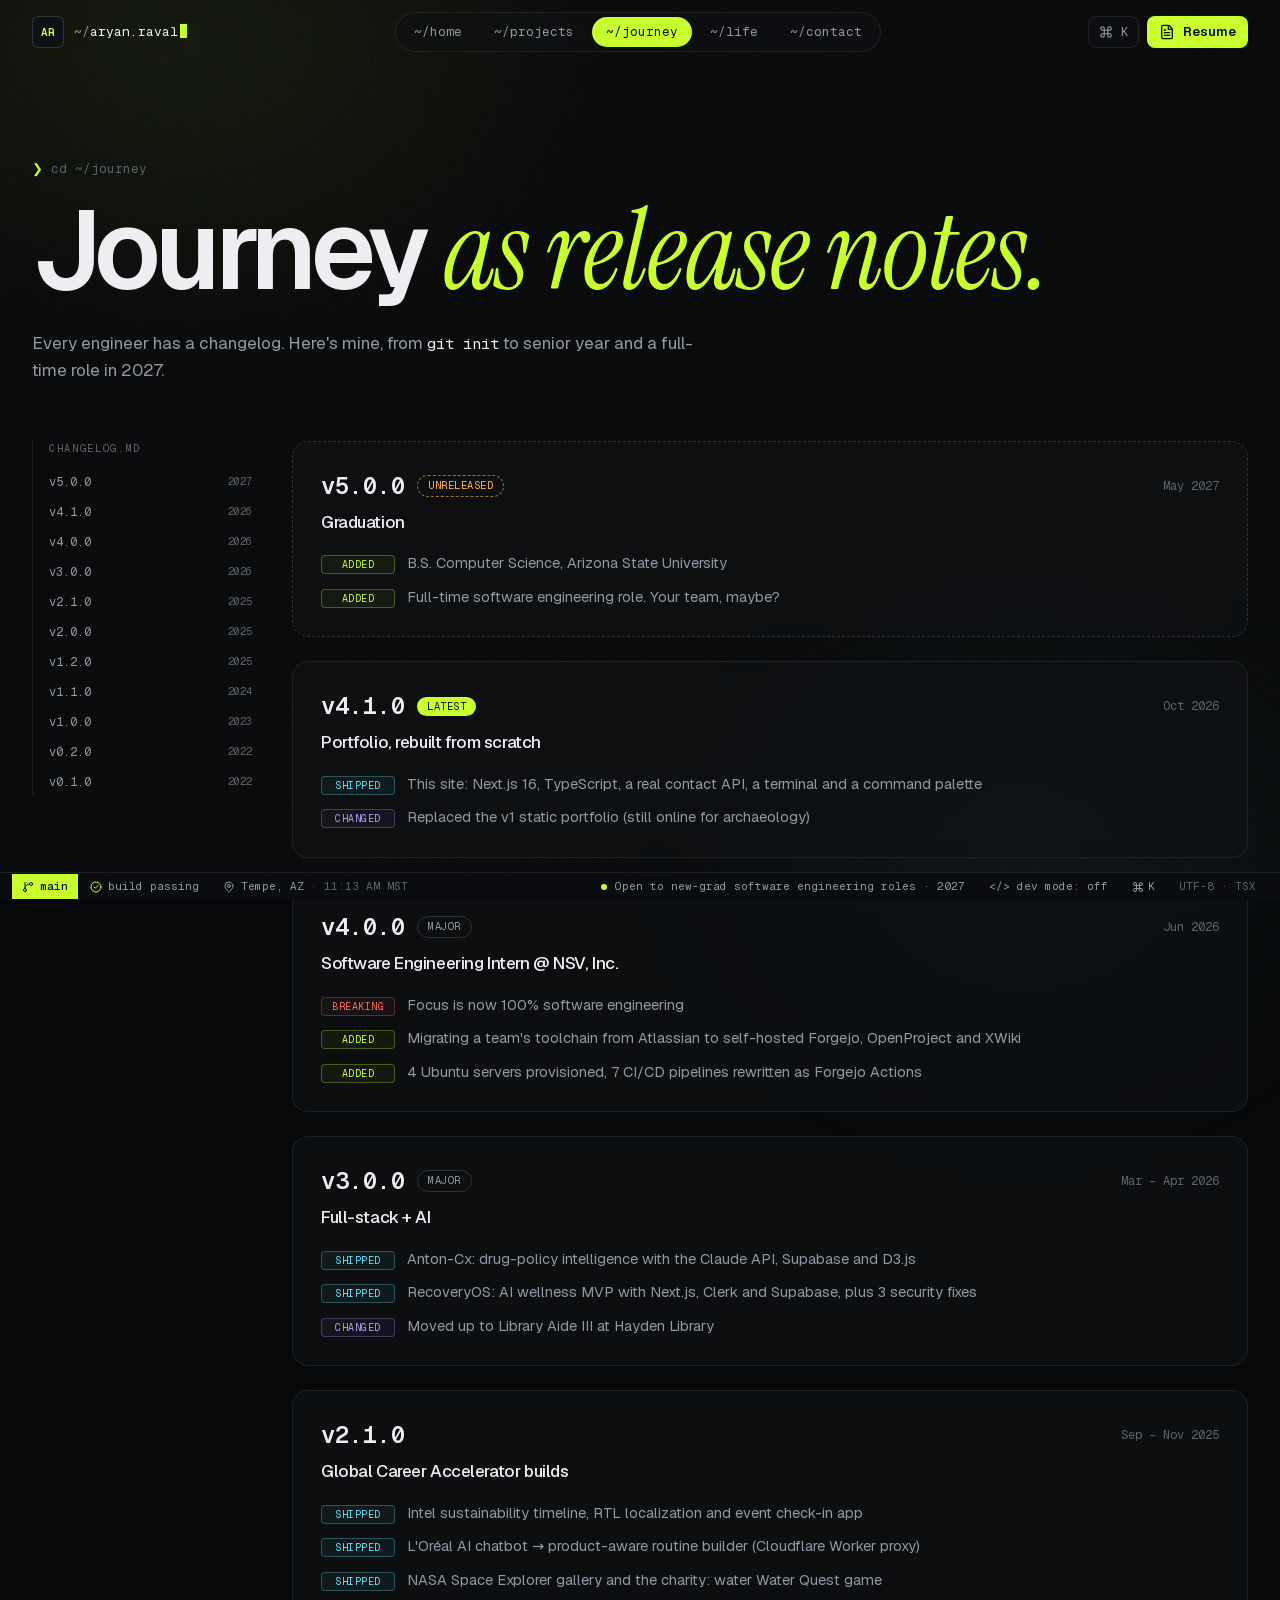
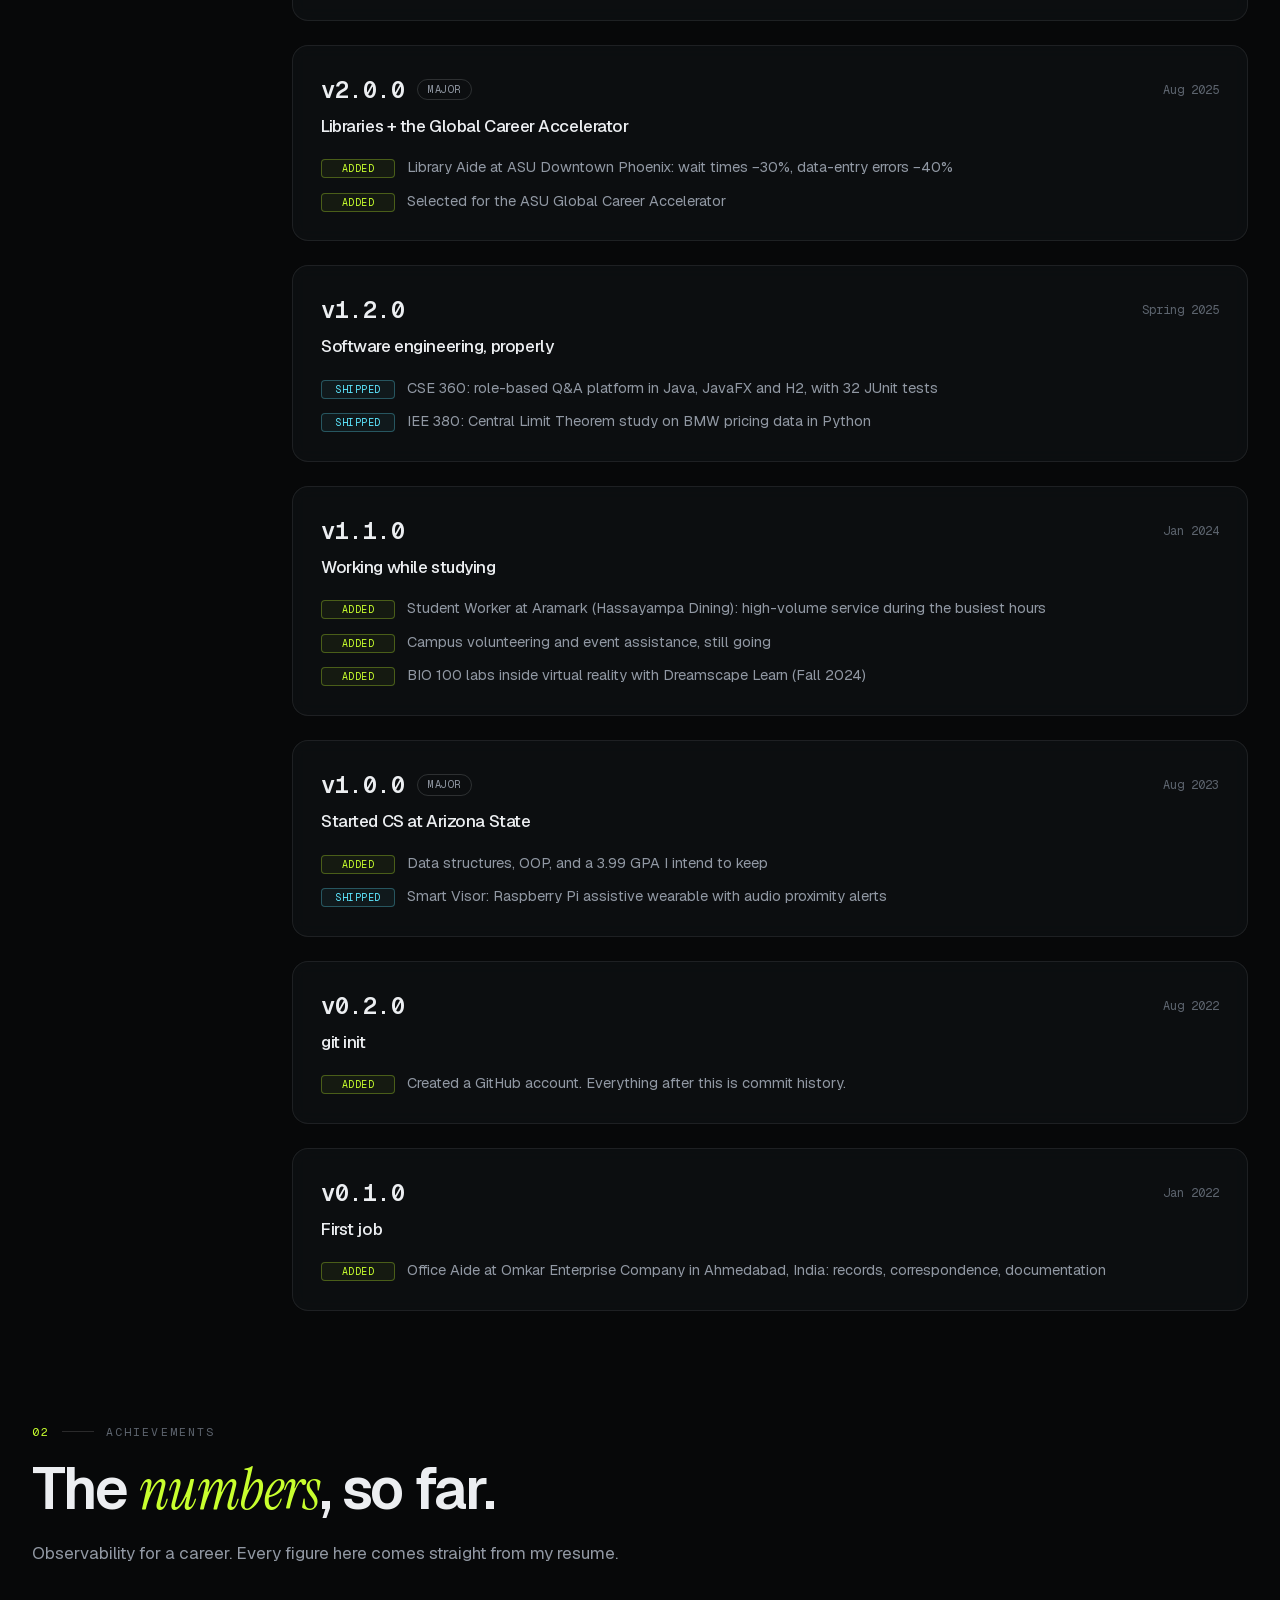
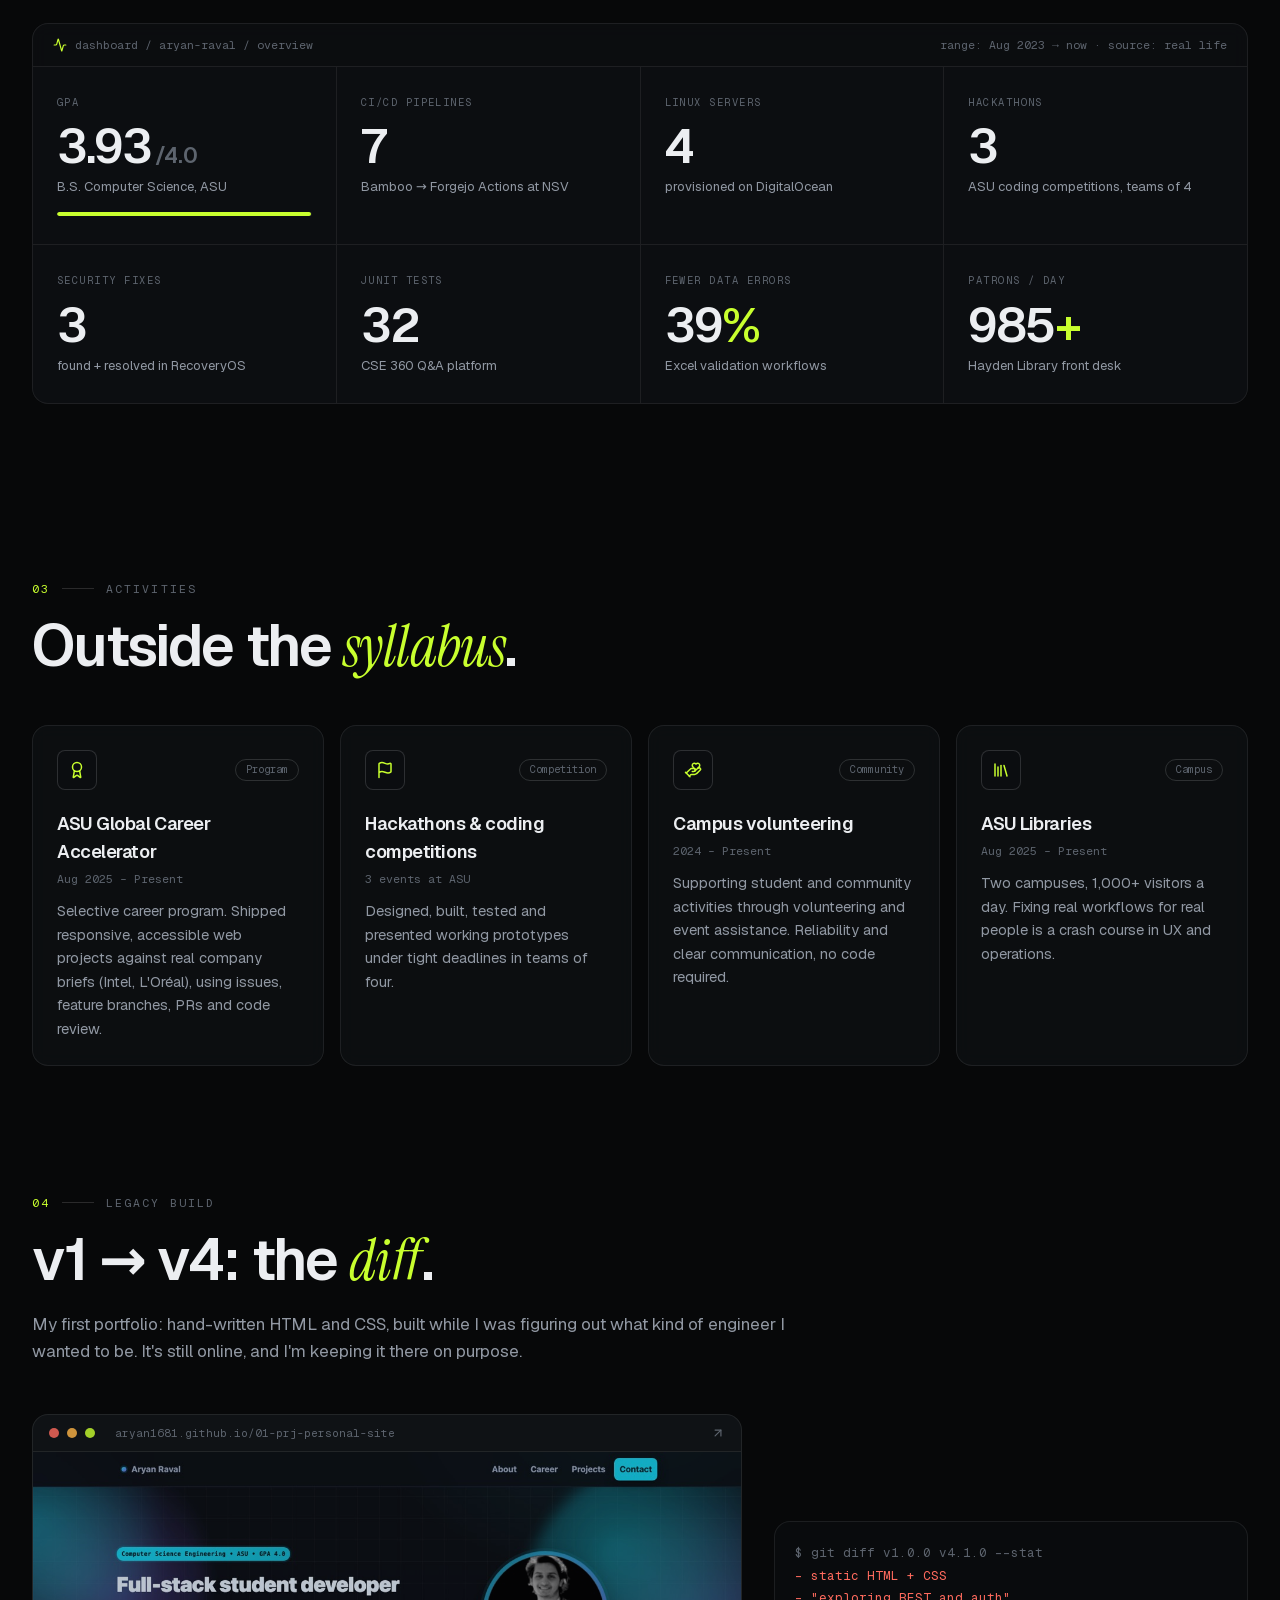
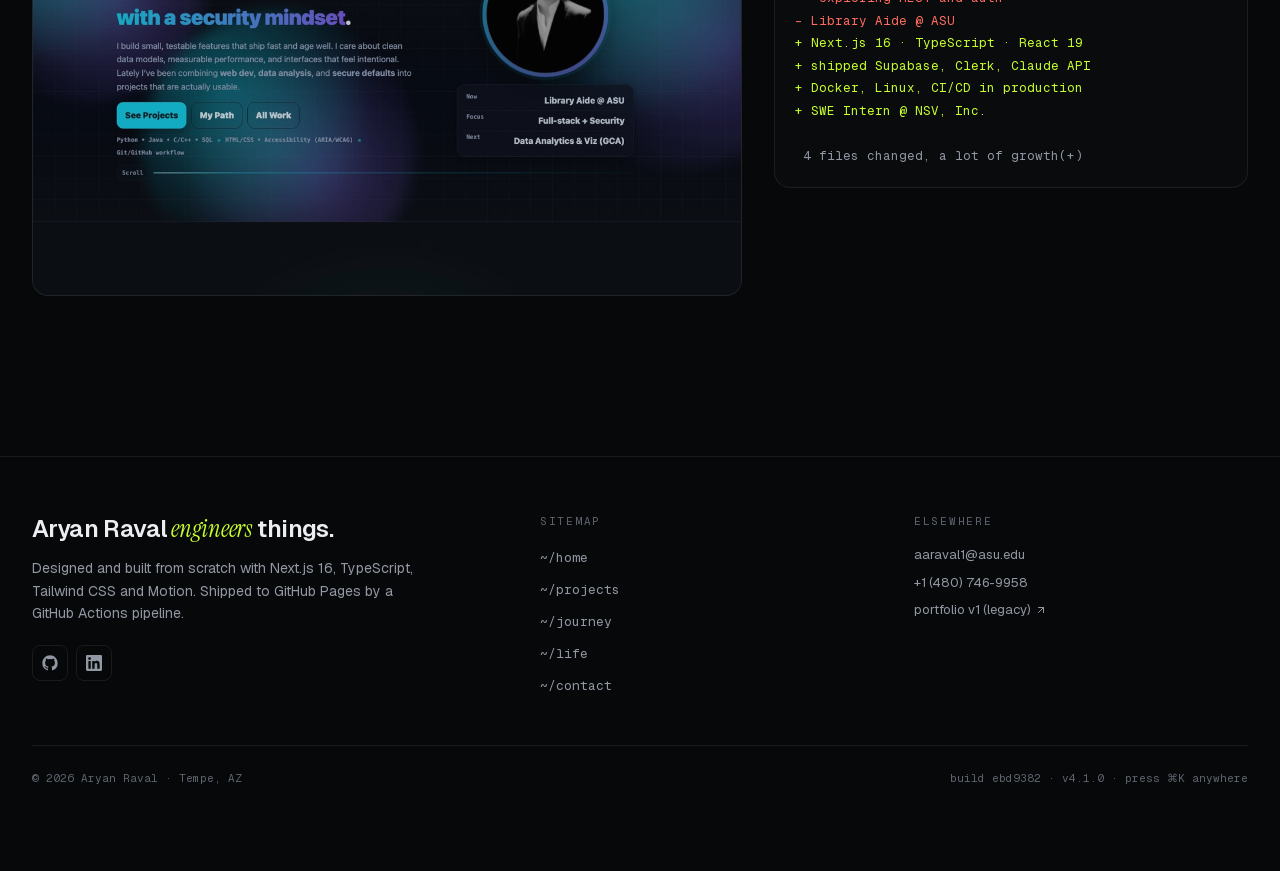
<file: journey/index.html>
<!DOCTYPE html><html lang="en" class="T19VSG_variable _8Li5zG_variable o_1SAq_variable"><head><meta charSet="utf-8"/><meta name="viewport" content="width=device-width, initial-scale=1"/><link rel="preload" href="/_next/static/media/797e433ab948586e-s.p.0r6juujl39pe6.woff2" as="font" crossorigin="" type="font/woff2"/><link rel="preload" href="/_next/static/media/7ebf22b5a21034f8-s.p.3j3877k49yy0l.woff2" as="font" crossorigin="" type="font/woff2"/><link rel="preload" href="/_next/static/media/caa3a2e1cccd8315-s.p.0wgildi0cnwt9.woff2" as="font" crossorigin="" type="font/woff2"/><link rel="preload" href="/_next/static/media/e41d5df559864f9e-s.p.1g73gv09-xcb6.woff2" as="font" crossorigin="" type="font/woff2"/><link rel="stylesheet" href="/_next/static/chunks/3q2xig94tih25.css" data-precedence="next"/><link rel="preload" as="script" fetchPriority="low" href="/_next/static/chunks/1ckvzn7sfprko.js"/><script src="/_next/static/chunks/2bzlqb104tejm.js" async=""></script><script src="/_next/static/chunks/2or1riwyasohw.js" async=""></script><script src="/_next/static/chunks/1-fibdkr3wypg.js" async=""></script><script src="/_next/static/chunks/turbopack-3-ry682tkyiqk.js" async=""></script><script src="/_next/static/chunks/42onvq6nokjl2.js" async=""></script><script src="/_next/static/chunks/1m4r3h1qzhj2j.js" async=""></script><script src="/_next/static/chunks/1ka4qujb72j-q.js" async=""></script><script src="/_next/static/chunks/0jk69ldxl2a_o.js" async=""></script><script src="/_next/static/chunks/3in9aumicdntz.js" async=""></script><meta name="theme-color" content="#070809"/><meta name="color-scheme" content="dark"/><title>Journey · Aryan Raval</title><meta name="description" content="Aryan Raval&#x27;s path from first commit to senior year, written as release notes, plus achievements and activities."/><meta name="author" content="Aryan Raval"/><meta name="keywords" content="Aryan Raval,software engineer,full-stack,Next.js,TypeScript,DevOps,ASU,portfolio"/><meta name="referrer" content="strict-origin-when-cross-origin"/><meta property="og:title" content="Aryan Raval · Software Engineer"/><meta property="og:description" content="Full-stack products and the infrastructure they ship on."/><meta property="og:image" content="https://aryan1681.github.io/images/aryan-portrait.jpg"/><meta property="og:image:width" content="853"/><meta property="og:image:height" content="1280"/><meta property="og:image:alt" content="Aryan Raval"/><meta property="og:type" content="website"/><meta name="twitter:card" content="summary_large_image"/><meta name="twitter:title" content="Aryan Raval · Software Engineer"/><meta name="twitter:description" content="Full-stack products and the infrastructure they ship on."/><meta name="twitter:image" content="https://aryan1681.github.io/images/aryan-portrait.jpg"/><meta name="twitter:image:alt" content="Aryan Raval"/><meta name="twitter:image:width" content="853"/><meta name="twitter:image:height" content="1280"/><link rel="icon" href="/icon.svg?icon.2ribvxsm2359e.svg" sizes="any" type="image/svg+xml"/><meta name="next-size-adjust" content=""/><script>try{if(sessionStorage.getItem("booted"))document.documentElement.setAttribute("data-booted","")}catch(e){}</script><script src="/_next/static/chunks/0cz1d0mv5g_q7.js" noModule=""></script></head><body class="grain min-h-dvh"><div hidden=""><!--$--><!--/$--></div><a href="#main" class="sr-only z-[90] rounded-md bg-accent px-3 py-2 text-accent-ink focus:not-sr-only focus:fixed focus:left-4 focus:top-4">Skip to content</a><div id="boot-overlay" aria-hidden="true" class="fixed inset-0 z-[100] flex items-end bg-bg transition-[clip-path] duration-700 ease-[cubic-bezier(.77,0,.18,1)]" style="clip-path:inset(0 0 0% 0)"><div class="hairline-grid absolute inset-0 opacity-60"></div><div class="relative mx-auto w-full max-w-7xl px-5 pb-14 sm:px-8 sm:pb-20"><p class="mb-6 font-mono text-[11px] uppercase tracking-[0.2em] text-dim">aryan.raval · boot</p><div class="space-y-1.5 font-mono text-[12.5px] sm:text-sm"></div><div class="mt-8 h-px w-full overflow-hidden bg-line"><div class="h-full bg-accent transition-[width] duration-200" style="width:0%"></div></div><div class="mt-3 flex justify-between font-mono text-[10.5px] text-dim"><span>0<!-- -->%</span><span class="pointer-coarse:hidden">press any key to skip</span><span class="hidden pointer-coarse:inline">tap to skip</span></div></div></div><div aria-hidden="true" class="pointer-events-none fixed inset-0 z-0"><canvas class="absolute inset-0"></canvas><div class="absolute -left-[20%] -top-[30%] h-[70vh] w-[70vw] rounded-full bg-[radial-gradient(closest-side,rgb(200_255_46/0.07),transparent)] blur-2xl"></div><div class="absolute -bottom-[30%] -right-[10%] h-[70vh] w-[60vw] rounded-full bg-[radial-gradient(closest-side,rgb(94_231_255/0.05),transparent)] blur-2xl"></div></div><header class="fixed inset-x-0 top-0 z-40 transition-[background-color,border-color,backdrop-filter] duration-300 border-b border-transparent"><nav class="mx-auto flex h-16 max-w-7xl items-center justify-between px-4 sm:px-6 lg:px-8" aria-label="Main"><a class="group flex items-center gap-2.5" aria-label="Aryan Raval, home" href="/"><span class="grid size-8 place-items-center rounded-md border border-line-2 bg-panel font-mono text-[11px] font-semibold tracking-tight text-accent transition-colors group-hover:border-accent/60">AR</span><span class="hidden whitespace-nowrap font-mono text-[13px] text-muted sm:inline">~/<span class="text-fg">aryan.raval</span><span class="ml-0.5 inline-block h-3.5 w-[7px] translate-y-[2px] animate-blink bg-accent"></span></span></a><ul class="hidden items-center gap-1 rounded-full border border-line bg-panel/60 p-1 backdrop-blur md:flex"><li class="relative"><a class="relative z-10 block rounded-full px-3.5 py-1.5 font-mono text-[12.5px] transition-colors text-muted hover:text-fg" href="/">~/<!-- -->home</a></li><li class="relative"><a class="relative z-10 block rounded-full px-3.5 py-1.5 font-mono text-[12.5px] transition-colors text-muted hover:text-fg" href="/projects/">~/<!-- -->projects</a></li><li class="relative"><a class="relative z-10 block rounded-full px-3.5 py-1.5 font-mono text-[12.5px] transition-colors text-accent-ink" href="/journey/">~/<!-- -->journey</a><span class="absolute inset-0 rounded-full bg-accent"></span></li><li class="relative"><a class="relative z-10 block rounded-full px-3.5 py-1.5 font-mono text-[12.5px] transition-colors text-muted hover:text-fg" href="/life/">~/<!-- -->life</a></li><li class="relative"><a class="relative z-10 block rounded-full px-3.5 py-1.5 font-mono text-[12.5px] transition-colors text-muted hover:text-fg" href="/contact/">~/<!-- -->contact</a></li></ul><div class="flex items-center gap-2"><button class="hidden items-center gap-2 rounded-lg border border-line bg-panel/60 px-2.5 py-1.5 font-mono text-[12px] text-muted transition-colors hover:border-line-2 hover:text-fg sm:flex md:hidden lg:flex" aria-label="Open command palette"><svg xmlns="http://www.w3.org/2000/svg" width="24" height="24" viewBox="0 0 24 24" fill="none" stroke="currentColor" stroke-width="2" stroke-linecap="round" stroke-linejoin="round" class="lucide lucide-command size-3.5" aria-hidden="true"><path d="M15 6v12a3 3 0 1 0 3-3H6a3 3 0 1 0 3 3V6a3 3 0 1 0-3 3h12a3 3 0 1 0-3-3"></path></svg><span>K</span></button><button class="flex items-center gap-2 rounded-lg bg-accent px-3 py-1.5 text-[13px] font-semibold text-accent-ink transition-transform hover:-translate-y-px active:translate-y-0"><svg xmlns="http://www.w3.org/2000/svg" width="24" height="24" viewBox="0 0 24 24" fill="none" stroke="currentColor" stroke-width="2" stroke-linecap="round" stroke-linejoin="round" class="lucide lucide-file-text size-4" aria-hidden="true"><path d="M6 22a2 2 0 0 1-2-2V4a2 2 0 0 1 2-2h8a2.4 2.4 0 0 1 1.704.706l3.588 3.588A2.4 2.4 0 0 1 20 8v12a2 2 0 0 1-2 2z"></path><path d="M14 2v5a1 1 0 0 0 1 1h5"></path><path d="M10 9H8"></path><path d="M16 13H8"></path><path d="M16 17H8"></path></svg><span>Resume</span></button><button class="grid size-9 place-items-center rounded-lg border border-line text-fg md:hidden" aria-label="Open menu" aria-expanded="false"><svg xmlns="http://www.w3.org/2000/svg" width="24" height="24" viewBox="0 0 24 24" fill="none" stroke="currentColor" stroke-width="2" stroke-linecap="round" stroke-linejoin="round" class="lucide lucide-menu size-4" aria-hidden="true"><path d="M4 5h16"></path><path d="M4 12h16"></path><path d="M4 19h16"></path></svg></button></div></nav></header><main id="main" class="relative z-10"><header data-component="PageHeader" class="relative mx-auto max-w-7xl px-4 pb-14 pt-36 sm:px-6 lg:px-8 lg:pt-40"><p class="font-mono text-[12.5px] text-dim"><span class="text-accent">❯</span> cd <!-- -->~/journey</p><h1 class="mt-5 text-[clamp(3rem,9vw,7rem)] font-semibold leading-[0.9] tracking-[-0.055em]"><span aria-label="Journey"><span aria-hidden="true">Journey</span></span><span class="serif-accent font-normal text-accent"> <!-- -->as release notes.</span></h1><div class="mt-7 max-w-2xl text-[17px] leading-relaxed text-muted">Every engineer has a changelog. Here&#x27;s mine, from <code class="font-mono text-[0.9em] text-fg">git init</code> to senior year and a full-time role in 2027.</div></header><section data-component="Changelog" class="relative mx-auto max-w-7xl px-4 sm:px-6 lg:px-8"><div class="grid grid-cols-1 gap-10 lg:grid-cols-[220px_1fr]"><nav aria-label="Versions" class="hidden lg:block"><div class="sticky top-28 space-y-1 border-l border-line pl-4 font-mono text-[12px]"><p class="mb-3 text-[10.5px] uppercase tracking-[0.16em] text-dim">CHANGELOG.md</p><a href="#v5.0.0" class="flex items-center justify-between py-1 text-muted hover:text-accent"><span>v5.0.0</span><span class="text-[10.5px] text-dim">2027</span></a><a href="#v4.1.0" class="flex items-center justify-between py-1 text-muted hover:text-accent"><span>v4.1.0</span><span class="text-[10.5px] text-dim">2026</span></a><a href="#v4.0.0" class="flex items-center justify-between py-1 text-muted hover:text-accent"><span>v4.0.0</span><span class="text-[10.5px] text-dim">2026</span></a><a href="#v3.0.0" class="flex items-center justify-between py-1 text-muted hover:text-accent"><span>v3.0.0</span><span class="text-[10.5px] text-dim">2026</span></a><a href="#v2.1.0" class="flex items-center justify-between py-1 text-muted hover:text-accent"><span>v2.1.0</span><span class="text-[10.5px] text-dim">2025</span></a><a href="#v2.0.0" class="flex items-center justify-between py-1 text-muted hover:text-accent"><span>v2.0.0</span><span class="text-[10.5px] text-dim">2025</span></a><a href="#v1.2.0" class="flex items-center justify-between py-1 text-muted hover:text-accent"><span>v1.2.0</span><span class="text-[10.5px] text-dim">2025</span></a><a href="#v1.1.0" class="flex items-center justify-between py-1 text-muted hover:text-accent"><span>v1.1.0</span><span class="text-[10.5px] text-dim">2024</span></a><a href="#v1.0.0" class="flex items-center justify-between py-1 text-muted hover:text-accent"><span>v1.0.0</span><span class="text-[10.5px] text-dim">2023</span></a><a href="#v0.2.0" class="flex items-center justify-between py-1 text-muted hover:text-accent"><span>v0.2.0</span><span class="text-[10.5px] text-dim">2022</span></a><a href="#v0.1.0" class="flex items-center justify-between py-1 text-muted hover:text-accent"><span>v0.1.0</span><span class="text-[10.5px] text-dim">2022</span></a></div></nav><ol class="relative space-y-6"><li id="v5.0.0" class="scroll-mt-28 rounded-2xl border bg-panel/70 p-5 backdrop-blur sm:p-7 border-dashed border-line-2" style="opacity:0;transform:translateY(20px)"><div class="flex flex-wrap items-center gap-3"><h3 class="font-mono text-xl font-semibold text-fg sm:text-2xl">v5.0.0</h3><span class="rounded-full px-2.5 py-0.5 font-mono text-[10.5px] uppercase tracking-wider border border-dashed border-amber/60 text-amber">unreleased</span><span class="ml-auto font-mono text-[12px] text-dim">May 2027</span></div><p class="mt-2 text-[17px] font-medium tracking-tight text-fg">Graduation</p><ul class="mt-4 space-y-2.5"><li class="flex flex-col gap-1.5 sm:flex-row sm:items-baseline sm:gap-3"><span class="w-fit shrink-0 rounded border px-1.5 py-px font-mono text-[10px] uppercase tracking-wider sm:w-[74px] sm:text-center text-accent border-accent/30 bg-accent/5">added</span><span class="text-[14.5px] leading-relaxed text-muted">B.S. Computer Science, Arizona State University</span></li><li class="flex flex-col gap-1.5 sm:flex-row sm:items-baseline sm:gap-3"><span class="w-fit shrink-0 rounded border px-1.5 py-px font-mono text-[10px] uppercase tracking-wider sm:w-[74px] sm:text-center text-accent border-accent/30 bg-accent/5">added</span><span class="text-[14.5px] leading-relaxed text-muted">Full-time software engineering role. Your team, maybe?</span></li></ul></li><li id="v4.1.0" class="scroll-mt-28 rounded-2xl border bg-panel/70 p-5 backdrop-blur sm:p-7 border-line" style="opacity:0;transform:translateY(20px)"><div class="flex flex-wrap items-center gap-3"><h3 class="font-mono text-xl font-semibold text-fg sm:text-2xl">v4.1.0</h3><span class="rounded-full px-2.5 py-0.5 font-mono text-[10.5px] uppercase tracking-wider bg-accent text-accent-ink">latest</span><span class="ml-auto font-mono text-[12px] text-dim">Oct 2026</span></div><p class="mt-2 text-[17px] font-medium tracking-tight text-fg">Portfolio, rebuilt from scratch</p><ul class="mt-4 space-y-2.5"><li class="flex flex-col gap-1.5 sm:flex-row sm:items-baseline sm:gap-3"><span class="w-fit shrink-0 rounded border px-1.5 py-px font-mono text-[10px] uppercase tracking-wider sm:w-[74px] sm:text-center text-cyan border-cyan/30 bg-cyan/5">shipped</span><span class="text-[14.5px] leading-relaxed text-muted">This site: Next.js 16, TypeScript, a real contact API, a terminal and a command palette</span></li><li class="flex flex-col gap-1.5 sm:flex-row sm:items-baseline sm:gap-3"><span class="w-fit shrink-0 rounded border px-1.5 py-px font-mono text-[10px] uppercase tracking-wider sm:w-[74px] sm:text-center text-violet border-violet/30 bg-violet/5">changed</span><span class="text-[14.5px] leading-relaxed text-muted">Replaced the v1 static portfolio (still online for archaeology)</span></li></ul></li><li id="v4.0.0" class="scroll-mt-28 rounded-2xl border bg-panel/70 p-5 backdrop-blur sm:p-7 border-line" style="opacity:0;transform:translateY(20px)"><div class="flex flex-wrap items-center gap-3"><h3 class="font-mono text-xl font-semibold text-fg sm:text-2xl">v4.0.0</h3><span class="rounded-full px-2.5 py-0.5 font-mono text-[10.5px] uppercase tracking-wider border border-line-2 text-muted">major</span><span class="ml-auto font-mono text-[12px] text-dim">Jun 2026</span></div><p class="mt-2 text-[17px] font-medium tracking-tight text-fg">Software Engineering Intern @ NSV, Inc.</p><ul class="mt-4 space-y-2.5"><li class="flex flex-col gap-1.5 sm:flex-row sm:items-baseline sm:gap-3"><span class="w-fit shrink-0 rounded border px-1.5 py-px font-mono text-[10px] uppercase tracking-wider sm:w-[74px] sm:text-center text-danger border-danger/30 bg-danger/5">breaking</span><span class="text-[14.5px] leading-relaxed text-muted">Focus is now 100% software engineering</span></li><li class="flex flex-col gap-1.5 sm:flex-row sm:items-baseline sm:gap-3"><span class="w-fit shrink-0 rounded border px-1.5 py-px font-mono text-[10px] uppercase tracking-wider sm:w-[74px] sm:text-center text-accent border-accent/30 bg-accent/5">added</span><span class="text-[14.5px] leading-relaxed text-muted">Migrating a team&#x27;s toolchain from Atlassian to self-hosted Forgejo, OpenProject and XWiki</span></li><li class="flex flex-col gap-1.5 sm:flex-row sm:items-baseline sm:gap-3"><span class="w-fit shrink-0 rounded border px-1.5 py-px font-mono text-[10px] uppercase tracking-wider sm:w-[74px] sm:text-center text-accent border-accent/30 bg-accent/5">added</span><span class="text-[14.5px] leading-relaxed text-muted">4 Ubuntu servers provisioned, 7 CI/CD pipelines rewritten as Forgejo Actions</span></li></ul></li><li id="v3.0.0" class="scroll-mt-28 rounded-2xl border bg-panel/70 p-5 backdrop-blur sm:p-7 border-line" style="opacity:0;transform:translateY(20px)"><div class="flex flex-wrap items-center gap-3"><h3 class="font-mono text-xl font-semibold text-fg sm:text-2xl">v3.0.0</h3><span class="rounded-full px-2.5 py-0.5 font-mono text-[10.5px] uppercase tracking-wider border border-line-2 text-muted">major</span><span class="ml-auto font-mono text-[12px] text-dim">Mar – Apr 2026</span></div><p class="mt-2 text-[17px] font-medium tracking-tight text-fg">Full-stack + AI</p><ul class="mt-4 space-y-2.5"><li class="flex flex-col gap-1.5 sm:flex-row sm:items-baseline sm:gap-3"><span class="w-fit shrink-0 rounded border px-1.5 py-px font-mono text-[10px] uppercase tracking-wider sm:w-[74px] sm:text-center text-cyan border-cyan/30 bg-cyan/5">shipped</span><span class="text-[14.5px] leading-relaxed text-muted">Anton-Cx: drug-policy intelligence with the Claude API, Supabase and D3.js</span></li><li class="flex flex-col gap-1.5 sm:flex-row sm:items-baseline sm:gap-3"><span class="w-fit shrink-0 rounded border px-1.5 py-px font-mono text-[10px] uppercase tracking-wider sm:w-[74px] sm:text-center text-cyan border-cyan/30 bg-cyan/5">shipped</span><span class="text-[14.5px] leading-relaxed text-muted">RecoveryOS: AI wellness MVP with Next.js, Clerk and Supabase, plus 3 security fixes</span></li><li class="flex flex-col gap-1.5 sm:flex-row sm:items-baseline sm:gap-3"><span class="w-fit shrink-0 rounded border px-1.5 py-px font-mono text-[10px] uppercase tracking-wider sm:w-[74px] sm:text-center text-violet border-violet/30 bg-violet/5">changed</span><span class="text-[14.5px] leading-relaxed text-muted">Moved up to Library Aide III at Hayden Library</span></li></ul></li><li id="v2.1.0" class="scroll-mt-28 rounded-2xl border bg-panel/70 p-5 backdrop-blur sm:p-7 border-line" style="opacity:0;transform:translateY(20px)"><div class="flex flex-wrap items-center gap-3"><h3 class="font-mono text-xl font-semibold text-fg sm:text-2xl">v2.1.0</h3><span class="ml-auto font-mono text-[12px] text-dim">Sep – Nov 2025</span></div><p class="mt-2 text-[17px] font-medium tracking-tight text-fg">Global Career Accelerator builds</p><ul class="mt-4 space-y-2.5"><li class="flex flex-col gap-1.5 sm:flex-row sm:items-baseline sm:gap-3"><span class="w-fit shrink-0 rounded border px-1.5 py-px font-mono text-[10px] uppercase tracking-wider sm:w-[74px] sm:text-center text-cyan border-cyan/30 bg-cyan/5">shipped</span><span class="text-[14.5px] leading-relaxed text-muted">Intel sustainability timeline, RTL localization and event check-in app</span></li><li class="flex flex-col gap-1.5 sm:flex-row sm:items-baseline sm:gap-3"><span class="w-fit shrink-0 rounded border px-1.5 py-px font-mono text-[10px] uppercase tracking-wider sm:w-[74px] sm:text-center text-cyan border-cyan/30 bg-cyan/5">shipped</span><span class="text-[14.5px] leading-relaxed text-muted">L&#x27;Oréal AI chatbot → product-aware routine builder (Cloudflare Worker proxy)</span></li><li class="flex flex-col gap-1.5 sm:flex-row sm:items-baseline sm:gap-3"><span class="w-fit shrink-0 rounded border px-1.5 py-px font-mono text-[10px] uppercase tracking-wider sm:w-[74px] sm:text-center text-cyan border-cyan/30 bg-cyan/5">shipped</span><span class="text-[14.5px] leading-relaxed text-muted">NASA Space Explorer gallery and the charity: water Water Quest game</span></li></ul></li><li id="v2.0.0" class="scroll-mt-28 rounded-2xl border bg-panel/70 p-5 backdrop-blur sm:p-7 border-line" style="opacity:0;transform:translateY(20px)"><div class="flex flex-wrap items-center gap-3"><h3 class="font-mono text-xl font-semibold text-fg sm:text-2xl">v2.0.0</h3><span class="rounded-full px-2.5 py-0.5 font-mono text-[10.5px] uppercase tracking-wider border border-line-2 text-muted">major</span><span class="ml-auto font-mono text-[12px] text-dim">Aug 2025</span></div><p class="mt-2 text-[17px] font-medium tracking-tight text-fg">Libraries + the Global Career Accelerator</p><ul class="mt-4 space-y-2.5"><li class="flex flex-col gap-1.5 sm:flex-row sm:items-baseline sm:gap-3"><span class="w-fit shrink-0 rounded border px-1.5 py-px font-mono text-[10px] uppercase tracking-wider sm:w-[74px] sm:text-center text-accent border-accent/30 bg-accent/5">added</span><span class="text-[14.5px] leading-relaxed text-muted">Library Aide at ASU Downtown Phoenix: wait times −30%, data-entry errors −40%</span></li><li class="flex flex-col gap-1.5 sm:flex-row sm:items-baseline sm:gap-3"><span class="w-fit shrink-0 rounded border px-1.5 py-px font-mono text-[10px] uppercase tracking-wider sm:w-[74px] sm:text-center text-accent border-accent/30 bg-accent/5">added</span><span class="text-[14.5px] leading-relaxed text-muted">Selected for the ASU Global Career Accelerator</span></li></ul></li><li id="v1.2.0" class="scroll-mt-28 rounded-2xl border bg-panel/70 p-5 backdrop-blur sm:p-7 border-line" style="opacity:0;transform:translateY(20px)"><div class="flex flex-wrap items-center gap-3"><h3 class="font-mono text-xl font-semibold text-fg sm:text-2xl">v1.2.0</h3><span class="ml-auto font-mono text-[12px] text-dim">Spring 2025</span></div><p class="mt-2 text-[17px] font-medium tracking-tight text-fg">Software engineering, properly</p><ul class="mt-4 space-y-2.5"><li class="flex flex-col gap-1.5 sm:flex-row sm:items-baseline sm:gap-3"><span class="w-fit shrink-0 rounded border px-1.5 py-px font-mono text-[10px] uppercase tracking-wider sm:w-[74px] sm:text-center text-cyan border-cyan/30 bg-cyan/5">shipped</span><span class="text-[14.5px] leading-relaxed text-muted">CSE 360: role-based Q&amp;A platform in Java, JavaFX and H2, with 32 JUnit tests</span></li><li class="flex flex-col gap-1.5 sm:flex-row sm:items-baseline sm:gap-3"><span class="w-fit shrink-0 rounded border px-1.5 py-px font-mono text-[10px] uppercase tracking-wider sm:w-[74px] sm:text-center text-cyan border-cyan/30 bg-cyan/5">shipped</span><span class="text-[14.5px] leading-relaxed text-muted">IEE 380: Central Limit Theorem study on BMW pricing data in Python</span></li></ul></li><li id="v1.1.0" class="scroll-mt-28 rounded-2xl border bg-panel/70 p-5 backdrop-blur sm:p-7 border-line" style="opacity:0;transform:translateY(20px)"><div class="flex flex-wrap items-center gap-3"><h3 class="font-mono text-xl font-semibold text-fg sm:text-2xl">v1.1.0</h3><span class="ml-auto font-mono text-[12px] text-dim">Jan 2024</span></div><p class="mt-2 text-[17px] font-medium tracking-tight text-fg">Working while studying</p><ul class="mt-4 space-y-2.5"><li class="flex flex-col gap-1.5 sm:flex-row sm:items-baseline sm:gap-3"><span class="w-fit shrink-0 rounded border px-1.5 py-px font-mono text-[10px] uppercase tracking-wider sm:w-[74px] sm:text-center text-accent border-accent/30 bg-accent/5">added</span><span class="text-[14.5px] leading-relaxed text-muted">Student Worker at Aramark (Hassayampa Dining): high-volume service during the busiest hours</span></li><li class="flex flex-col gap-1.5 sm:flex-row sm:items-baseline sm:gap-3"><span class="w-fit shrink-0 rounded border px-1.5 py-px font-mono text-[10px] uppercase tracking-wider sm:w-[74px] sm:text-center text-accent border-accent/30 bg-accent/5">added</span><span class="text-[14.5px] leading-relaxed text-muted">Campus volunteering and event assistance, still going</span></li><li class="flex flex-col gap-1.5 sm:flex-row sm:items-baseline sm:gap-3"><span class="w-fit shrink-0 rounded border px-1.5 py-px font-mono text-[10px] uppercase tracking-wider sm:w-[74px] sm:text-center text-accent border-accent/30 bg-accent/5">added</span><span class="text-[14.5px] leading-relaxed text-muted">BIO 100 labs inside virtual reality with Dreamscape Learn (Fall 2024)</span></li></ul></li><li id="v1.0.0" class="scroll-mt-28 rounded-2xl border bg-panel/70 p-5 backdrop-blur sm:p-7 border-line" style="opacity:0;transform:translateY(20px)"><div class="flex flex-wrap items-center gap-3"><h3 class="font-mono text-xl font-semibold text-fg sm:text-2xl">v1.0.0</h3><span class="rounded-full px-2.5 py-0.5 font-mono text-[10.5px] uppercase tracking-wider border border-line-2 text-muted">major</span><span class="ml-auto font-mono text-[12px] text-dim">Aug 2023</span></div><p class="mt-2 text-[17px] font-medium tracking-tight text-fg">Started CS at Arizona State</p><ul class="mt-4 space-y-2.5"><li class="flex flex-col gap-1.5 sm:flex-row sm:items-baseline sm:gap-3"><span class="w-fit shrink-0 rounded border px-1.5 py-px font-mono text-[10px] uppercase tracking-wider sm:w-[74px] sm:text-center text-accent border-accent/30 bg-accent/5">added</span><span class="text-[14.5px] leading-relaxed text-muted">Data structures, OOP, and a 3.99 GPA I intend to keep</span></li><li class="flex flex-col gap-1.5 sm:flex-row sm:items-baseline sm:gap-3"><span class="w-fit shrink-0 rounded border px-1.5 py-px font-mono text-[10px] uppercase tracking-wider sm:w-[74px] sm:text-center text-cyan border-cyan/30 bg-cyan/5">shipped</span><span class="text-[14.5px] leading-relaxed text-muted">Smart Visor: Raspberry Pi assistive wearable with audio proximity alerts</span></li></ul></li><li id="v0.2.0" class="scroll-mt-28 rounded-2xl border bg-panel/70 p-5 backdrop-blur sm:p-7 border-line" style="opacity:0;transform:translateY(20px)"><div class="flex flex-wrap items-center gap-3"><h3 class="font-mono text-xl font-semibold text-fg sm:text-2xl">v0.2.0</h3><span class="ml-auto font-mono text-[12px] text-dim">Aug 2022</span></div><p class="mt-2 text-[17px] font-medium tracking-tight text-fg">git init</p><ul class="mt-4 space-y-2.5"><li class="flex flex-col gap-1.5 sm:flex-row sm:items-baseline sm:gap-3"><span class="w-fit shrink-0 rounded border px-1.5 py-px font-mono text-[10px] uppercase tracking-wider sm:w-[74px] sm:text-center text-accent border-accent/30 bg-accent/5">added</span><span class="text-[14.5px] leading-relaxed text-muted">Created a GitHub account. Everything after this is commit history.</span></li></ul></li><li id="v0.1.0" class="scroll-mt-28 rounded-2xl border bg-panel/70 p-5 backdrop-blur sm:p-7 border-line" style="opacity:0;transform:translateY(20px)"><div class="flex flex-wrap items-center gap-3"><h3 class="font-mono text-xl font-semibold text-fg sm:text-2xl">v0.1.0</h3><span class="ml-auto font-mono text-[12px] text-dim">Jan 2022</span></div><p class="mt-2 text-[17px] font-medium tracking-tight text-fg">First job</p><ul class="mt-4 space-y-2.5"><li class="flex flex-col gap-1.5 sm:flex-row sm:items-baseline sm:gap-3"><span class="w-fit shrink-0 rounded border px-1.5 py-px font-mono text-[10px] uppercase tracking-wider sm:w-[74px] sm:text-center text-accent border-accent/30 bg-accent/5">added</span><span class="text-[14.5px] leading-relaxed text-muted">Office Aide at Omkar Enterprise Company in Ahmedabad, India: records, correspondence, documentation</span></li></ul></li></ol></div></section><section id="metrics" data-component="Metrics" class="relative mx-auto max-w-7xl scroll-mt-20 px-4 py-28 sm:px-6 lg:px-8"><div class="flex flex-col justify-between gap-6 md:flex-row md:items-end"><div class="max-w-3xl" style="opacity:0;transform:translateY(18px)"><p class="flex items-center gap-3 font-mono text-[11.5px] uppercase tracking-[0.18em] text-dim "><span class="text-accent">02</span><span class="h-px w-8 bg-line-2"></span>achievements</p><h2 class="mt-5 text-[clamp(2rem,5vw,3.6rem)] font-semibold leading-[1.02] tracking-[-0.035em]"><span>The </span><span class="serif-accent text-accent">numbers</span><span>, so far.</span></h2><p class="mt-5 text-[16px] leading-relaxed text-muted sm:text-[17px]">Observability for a career. Every figure here comes straight from my resume.</p></div></div><div class="mt-14 overflow-hidden rounded-2xl border border-line bg-panel/60 backdrop-blur"><div class="flex items-center justify-between border-b border-line px-5 py-3 font-mono text-[11.5px] text-dim"><span class="flex items-center gap-2"><svg xmlns="http://www.w3.org/2000/svg" width="24" height="24" viewBox="0 0 24 24" fill="none" stroke="currentColor" stroke-width="2" stroke-linecap="round" stroke-linejoin="round" class="lucide lucide-activity size-3.5 text-accent" aria-hidden="true"><path d="M22 12h-2.48a2 2 0 0 0-1.93 1.46l-2.35 8.36a.25.25 0 0 1-.48 0L9.24 2.18a.25.25 0 0 0-.48 0l-2.35 8.36A2 2 0 0 1 4.49 12H2"></path></svg> dashboard / aryan-raval / overview</span><span class="hidden sm:inline">range: Aug 2023 → now · source: real life</span></div><dl class="grid grid-cols-2 gap-px bg-line lg:grid-cols-4"><div class="group relative bg-bg-2/90 px-5 py-6 transition-colors hover:bg-panel-2 sm:px-6 sm:py-7"><dt class="font-mono text-[10.5px] uppercase tracking-[0.14em] text-dim">GPA</dt><dd class="mt-3"><span class="text-[clamp(2rem,4.5vw,3rem)] font-semibold leading-none tracking-[-0.04em]"><span>0.00</span><span class="ml-1 text-[0.45em] tracking-normal text-dim">/4.0</span></span><span class="mt-2 block text-[13px] leading-snug text-muted">B.S. Computer Science, ASU</span></dd><div class="mt-4 h-1 overflow-hidden rounded-full bg-line" aria-hidden="true"><div class="h-full rounded-full bg-accent" style="width:99.75%"></div></div></div><div class="group relative bg-bg-2/90 px-5 py-6 transition-colors hover:bg-panel-2 sm:px-6 sm:py-7"><dt class="font-mono text-[10.5px] uppercase tracking-[0.14em] text-dim">CI/CD pipelines</dt><dd class="mt-3"><span class="text-[clamp(2rem,4.5vw,3rem)] font-semibold leading-none tracking-[-0.04em]"><span>0</span><span class="text-accent"></span></span><span class="mt-2 block text-[13px] leading-snug text-muted">Bamboo → Forgejo Actions at NSV</span></dd></div><div class="group relative bg-bg-2/90 px-5 py-6 transition-colors hover:bg-panel-2 sm:px-6 sm:py-7"><dt class="font-mono text-[10.5px] uppercase tracking-[0.14em] text-dim">Linux servers</dt><dd class="mt-3"><span class="text-[clamp(2rem,4.5vw,3rem)] font-semibold leading-none tracking-[-0.04em]"><span>0</span><span class="text-accent"></span></span><span class="mt-2 block text-[13px] leading-snug text-muted">provisioned on DigitalOcean</span></dd></div><div class="group relative bg-bg-2/90 px-5 py-6 transition-colors hover:bg-panel-2 sm:px-6 sm:py-7"><dt class="font-mono text-[10.5px] uppercase tracking-[0.14em] text-dim">hackathons</dt><dd class="mt-3"><span class="text-[clamp(2rem,4.5vw,3rem)] font-semibold leading-none tracking-[-0.04em]"><span>0</span><span class="text-accent"></span></span><span class="mt-2 block text-[13px] leading-snug text-muted">ASU coding competitions, teams of 4</span></dd></div><div class="group relative bg-bg-2/90 px-5 py-6 transition-colors hover:bg-panel-2 sm:px-6 sm:py-7"><dt class="font-mono text-[10.5px] uppercase tracking-[0.14em] text-dim">security fixes</dt><dd class="mt-3"><span class="text-[clamp(2rem,4.5vw,3rem)] font-semibold leading-none tracking-[-0.04em]"><span>0</span><span class="text-accent"></span></span><span class="mt-2 block text-[13px] leading-snug text-muted">found + resolved in RecoveryOS</span></dd></div><div class="group relative bg-bg-2/90 px-5 py-6 transition-colors hover:bg-panel-2 sm:px-6 sm:py-7"><dt class="font-mono text-[10.5px] uppercase tracking-[0.14em] text-dim">JUnit tests</dt><dd class="mt-3"><span class="text-[clamp(2rem,4.5vw,3rem)] font-semibold leading-none tracking-[-0.04em]"><span>0</span><span class="text-accent"></span></span><span class="mt-2 block text-[13px] leading-snug text-muted">CSE 360 Q&amp;A platform</span></dd></div><div class="group relative bg-bg-2/90 px-5 py-6 transition-colors hover:bg-panel-2 sm:px-6 sm:py-7"><dt class="font-mono text-[10.5px] uppercase tracking-[0.14em] text-dim">fewer data errors</dt><dd class="mt-3"><span class="text-[clamp(2rem,4.5vw,3rem)] font-semibold leading-none tracking-[-0.04em]"><span>0</span><span class="text-accent">%</span></span><span class="mt-2 block text-[13px] leading-snug text-muted">Excel validation workflows</span></dd></div><div class="group relative bg-bg-2/90 px-5 py-6 transition-colors hover:bg-panel-2 sm:px-6 sm:py-7"><dt class="font-mono text-[10.5px] uppercase tracking-[0.14em] text-dim">patrons / day</dt><dd class="mt-3"><span class="text-[clamp(2rem,4.5vw,3rem)] font-semibold leading-none tracking-[-0.04em]"><span>0</span><span class="text-accent">+</span></span><span class="mt-2 block text-[13px] leading-snug text-muted">Hayden Library front desk</span></dd></div></dl></div></section><section data-component="Activities" class="relative mx-auto max-w-7xl px-4 py-16 sm:px-6 lg:px-8"><div class="max-w-3xl" style="opacity:0;transform:translateY(18px)"><p class="flex items-center gap-3 font-mono text-[11.5px] uppercase tracking-[0.18em] text-dim "><span class="text-accent">03</span><span class="h-px w-8 bg-line-2"></span>activities</p><h2 class="mt-5 text-[clamp(2rem,5vw,3.6rem)] font-semibold leading-[1.02] tracking-[-0.035em]"><span>Outside the </span><span class="serif-accent text-accent">syllabus</span><span>.</span></h2></div><div class="mt-12 grid gap-4 md:grid-cols-2 lg:grid-cols-4"><div style="opacity:0;transform:translateY(18px)"><article class="h-full rounded-2xl border border-line bg-panel/70 p-6 backdrop-blur"><div class="flex items-center justify-between"><span class="grid size-10 place-items-center rounded-lg border border-line-2 bg-bg-2 text-accent"><svg xmlns="http://www.w3.org/2000/svg" width="24" height="24" viewBox="0 0 24 24" fill="none" stroke="currentColor" stroke-width="2" stroke-linecap="round" stroke-linejoin="round" class="lucide lucide-award size-[18px]" aria-hidden="true"><path d="m15.477 12.89 1.515 8.526a.5.5 0 0 1-.81.47l-3.58-2.687a1 1 0 0 0-1.197 0l-3.586 2.686a.5.5 0 0 1-.81-.469l1.514-8.526"></path><circle cx="12" cy="8" r="6"></circle></svg></span><span class="rounded-full border border-line-2 px-2.5 py-0.5 font-mono text-[10.5px] text-dim">Program</span></div><h3 class="mt-5 text-lg font-semibold tracking-tight">ASU Global Career Accelerator</h3><p class="mt-1 font-mono text-[11.5px] text-dim">Aug 2025 – Present</p><p class="mt-3 text-[14.5px] leading-relaxed text-muted">Selective career program. Shipped responsive, accessible web projects against real company briefs (Intel, L&#x27;Oréal), using issues, feature branches, PRs and code review.</p></article></div><div style="opacity:0;transform:translateY(18px)"><article class="h-full rounded-2xl border border-line bg-panel/70 p-6 backdrop-blur"><div class="flex items-center justify-between"><span class="grid size-10 place-items-center rounded-lg border border-line-2 bg-bg-2 text-accent"><svg xmlns="http://www.w3.org/2000/svg" width="24" height="24" viewBox="0 0 24 24" fill="none" stroke="currentColor" stroke-width="2" stroke-linecap="round" stroke-linejoin="round" class="lucide lucide-flag size-[18px]" aria-hidden="true"><path d="M4 22V4a1 1 0 0 1 .4-.8A6 6 0 0 1 8 2c3 0 5 2 7.333 2q2 0 3.067-.8A1 1 0 0 1 20 4v10a1 1 0 0 1-.4.8A6 6 0 0 1 16 16c-3 0-5-2-8-2a6 6 0 0 0-4 1.528"></path></svg></span><span class="rounded-full border border-line-2 px-2.5 py-0.5 font-mono text-[10.5px] text-dim">Competition</span></div><h3 class="mt-5 text-lg font-semibold tracking-tight">Hackathons &amp; coding competitions</h3><p class="mt-1 font-mono text-[11.5px] text-dim">3 events at ASU</p><p class="mt-3 text-[14.5px] leading-relaxed text-muted">Designed, built, tested and presented working prototypes under tight deadlines in teams of four.</p></article></div><div style="opacity:0;transform:translateY(18px)"><article class="h-full rounded-2xl border border-line bg-panel/70 p-6 backdrop-blur"><div class="flex items-center justify-between"><span class="grid size-10 place-items-center rounded-lg border border-line-2 bg-bg-2 text-accent"><svg xmlns="http://www.w3.org/2000/svg" width="24" height="24" viewBox="0 0 24 24" fill="none" stroke="currentColor" stroke-width="2" stroke-linecap="round" stroke-linejoin="round" class="lucide lucide-hand-heart size-[18px]" aria-hidden="true"><path d="M11 14h2a2 2 0 0 0 0-4h-3c-.6 0-1.1.2-1.4.6L3 16"></path><path d="m14.45 13.39 5.05-4.694C20.196 8 21 6.85 21 5.75a2.75 2.75 0 0 0-4.797-1.837.276.276 0 0 1-.406 0A2.75 2.75 0 0 0 11 5.75c0 1.2.802 2.248 1.5 2.946L16 11.95"></path><path d="m2 15 6 6"></path><path d="m7 20 1.6-1.4c.3-.4.8-.6 1.4-.6h4c1.1 0 2.1-.4 2.8-1.2l4.6-4.4a1 1 0 0 0-2.75-2.91"></path></svg></span><span class="rounded-full border border-line-2 px-2.5 py-0.5 font-mono text-[10.5px] text-dim">Community</span></div><h3 class="mt-5 text-lg font-semibold tracking-tight">Campus volunteering</h3><p class="mt-1 font-mono text-[11.5px] text-dim">2024 – Present</p><p class="mt-3 text-[14.5px] leading-relaxed text-muted">Supporting student and community activities through volunteering and event assistance. Reliability and clear communication, no code required.</p></article></div><div style="opacity:0;transform:translateY(18px)"><article class="h-full rounded-2xl border border-line bg-panel/70 p-6 backdrop-blur"><div class="flex items-center justify-between"><span class="grid size-10 place-items-center rounded-lg border border-line-2 bg-bg-2 text-accent"><svg xmlns="http://www.w3.org/2000/svg" width="24" height="24" viewBox="0 0 24 24" fill="none" stroke="currentColor" stroke-width="2" stroke-linecap="round" stroke-linejoin="round" class="lucide lucide-library size-[18px]" aria-hidden="true"><path d="m16 6 4 14"></path><path d="M12 6v14"></path><path d="M8 8v12"></path><path d="M4 4v16"></path></svg></span><span class="rounded-full border border-line-2 px-2.5 py-0.5 font-mono text-[10.5px] text-dim">Campus</span></div><h3 class="mt-5 text-lg font-semibold tracking-tight">ASU Libraries</h3><p class="mt-1 font-mono text-[11.5px] text-dim">Aug 2025 – Present</p><p class="mt-3 text-[14.5px] leading-relaxed text-muted">Two campuses, 1,000+ visitors a day. Fixing real workflows for real people is a crash course in UX and operations.</p></article></div></div></section><section data-component="LegacyBuild" class="relative mx-auto max-w-7xl px-4 py-16 sm:px-6 lg:px-8"><div class="max-w-3xl" style="opacity:0;transform:translateY(18px)"><p class="flex items-center gap-3 font-mono text-[11.5px] uppercase tracking-[0.18em] text-dim "><span class="text-accent">04</span><span class="h-px w-8 bg-line-2"></span>legacy build</p><h2 class="mt-5 text-[clamp(2rem,5vw,3.6rem)] font-semibold leading-[1.02] tracking-[-0.035em]"><span>v1 → v4: the </span><span class="serif-accent text-accent">diff</span><span>.</span></h2><p class="mt-5 text-[16px] leading-relaxed text-muted sm:text-[17px]">My first portfolio: hand-written HTML and CSS, built while I was figuring out what kind of engineer I wanted to be. It&#x27;s still online, and I&#x27;m keeping it there on purpose.</p></div><div class="mt-12 grid grid-cols-1 items-center gap-8 lg:grid-cols-[1.2fr_0.8fr]"><div style="opacity:0;transform:translateY(18px)"><a href="https://aryan1681.github.io/01-prj-personal-site/" target="_blank" rel="noreferrer" class="group block overflow-hidden rounded-2xl border border-line bg-panel"><div class="flex items-center gap-2 border-b border-line px-4 py-2.5"><span class="size-2.5 rounded-full bg-danger/80"></span><span class="size-2.5 rounded-full bg-amber/80"></span><span class="size-2.5 rounded-full bg-accent/80"></span><span class="ml-3 truncate font-mono text-[11px] text-dim">aryan1681.github.io/01-prj-personal-site</span><svg xmlns="http://www.w3.org/2000/svg" width="24" height="24" viewBox="0 0 24 24" fill="none" stroke="currentColor" stroke-width="2" stroke-linecap="round" stroke-linejoin="round" class="lucide lucide-arrow-up-right ml-auto size-3.5 text-dim group-hover:text-accent" aria-hidden="true"><path d="M7 7h10v10"></path><path d="M7 17 17 7"></path></svg></div><img alt="Screenshot of Aryan&#x27;s first portfolio website" loading="lazy" width="1200" height="750" decoding="async" data-nimg="1" class="h-auto w-full opacity-80 transition-opacity group-hover:opacity-100" style="color:transparent" src="/images/legacy-v1.jpg"/></a></div><div style="opacity:0;transform:translateY(18px)"><pre class="overflow-x-auto rounded-2xl border border-line bg-[#0a0c0e]/95 p-5 font-mono text-[12.5px] leading-[1.8]"><span class="text-dim">$ git diff v1.0.0 v4.1.0 --stat</span>
<span class="text-danger">- static HTML + CSS</span>
<span class="text-danger">- &quot;exploring REST and auth&quot;</span>
<span class="text-danger">- Library Aide @ ASU</span>
<span class="text-accent">+ Next.js 16 · TypeScript · React 19</span>
<span class="text-accent">+ shipped Supabase, Clerk, Claude API</span>
<span class="text-accent">+ Docker, Linux, CI/CD in production</span>
<span class="text-accent">+ SWE Intern @ NSV, Inc.</span>

<span class="text-muted"> 4 files changed, a lot of growth(+)</span></pre></div></div></section><!--$--><!--/$--></main><footer class="relative z-10 mt-24 border-t border-line" data-component="Footer"><div class="mx-auto max-w-7xl px-4 py-14 sm:px-6 lg:px-8"><div class="grid grid-cols-1 gap-10 md:grid-cols-[1.4fr_1fr_1fr]"><div><p class="text-2xl font-semibold tracking-tight">Aryan Raval<span class="serif-accent text-accent"> engineers</span> things.</p><p class="mt-3 max-w-sm text-[14px] leading-relaxed text-muted">Designed and built from scratch with Next.js 16, TypeScript, Tailwind CSS and Motion. Shipped to GitHub Pages by a GitHub Actions pipeline.</p><div class="mt-5 flex gap-2"><a href="https://github.com/Aryan1681" target="_blank" rel="noreferrer" aria-label="GitHub" class="grid size-9 place-items-center rounded-lg border border-line text-muted hover:border-line-2 hover:text-fg"><svg viewBox="0 0 24 24" width="16" height="16" fill="currentColor" aria-hidden="true"><path d="M12 .5C5.73.5.5 5.73.5 12a11.5 11.5 0 0 0 7.86 10.92c.58.1.79-.25.79-.56v-2c-3.2.7-3.87-1.37-3.87-1.37-.53-1.33-1.28-1.69-1.28-1.69-1.05-.72.08-.7.08-.7 1.16.08 1.77 1.19 1.77 1.19 1.03 1.77 2.7 1.26 3.36.96.1-.75.4-1.26.73-1.55-2.55-.29-5.24-1.28-5.24-5.68 0-1.26.45-2.28 1.19-3.09-.12-.29-.52-1.46.11-3.05 0 0 .97-.31 3.17 1.18a11 11 0 0 1 5.77 0c2.2-1.49 3.17-1.18 3.17-1.18.63 1.59.23 2.76.11 3.05.74.81 1.19 1.83 1.19 3.09 0 4.41-2.69 5.38-5.26 5.67.41.36.78 1.06.78 2.14v3.17c0 .31.21.67.8.56A11.5 11.5 0 0 0 23.5 12C23.5 5.73 18.27.5 12 .5Z"></path></svg></a><a href="https://www.linkedin.com/in/aryan-a-raval" target="_blank" rel="noreferrer" aria-label="LinkedIn" class="grid size-9 place-items-center rounded-lg border border-line text-muted hover:border-line-2 hover:text-fg"><svg viewBox="0 0 24 24" width="16" height="16" fill="currentColor" aria-hidden="true"><path d="M20.45 20.45h-3.56v-5.57c0-1.33-.02-3.04-1.85-3.04-1.86 0-2.14 1.45-2.14 2.94v5.67H9.35V9h3.41v1.56h.05c.48-.9 1.64-1.85 3.37-1.85 3.6 0 4.27 2.37 4.27 5.46v6.28ZM5.34 7.43a2.06 2.06 0 1 1 0-4.13 2.06 2.06 0 0 1 0 4.13ZM7.12 20.45H3.56V9h3.56v11.45ZM22.22 0H1.77C.79 0 0 .77 0 1.73v20.54C0 23.23.79 24 1.77 24h20.45c.98 0 1.78-.77 1.78-1.73V1.73C24 .77 23.2 0 22.22 0Z"></path></svg></a></div></div><div><p class="font-mono text-[11px] uppercase tracking-[0.16em] text-dim">sitemap</p><ul class="mt-4 space-y-2"><li><a class="font-mono text-[13px] text-muted hover:text-accent" href="/">~/<!-- -->home</a></li><li><a class="font-mono text-[13px] text-muted hover:text-accent" href="/projects/">~/<!-- -->projects</a></li><li><a class="font-mono text-[13px] text-muted hover:text-accent" href="/journey/">~/<!-- -->journey</a></li><li><a class="font-mono text-[13px] text-muted hover:text-accent" href="/life/">~/<!-- -->life</a></li><li><a class="font-mono text-[13px] text-muted hover:text-accent" href="/contact/">~/<!-- -->contact</a></li></ul></div><div><p class="font-mono text-[11px] uppercase tracking-[0.16em] text-dim">elsewhere</p><ul class="mt-4 space-y-2 text-[13px]"><li><a class="text-muted hover:text-fg" href="mailto:aaraval1@asu.edu">aaraval1@asu.edu</a></li><li><a class="text-muted hover:text-fg" href="tel:+14807469958">+1 (480) 746-9958</a></li><li><a class="inline-flex items-center gap-1 text-muted hover:text-fg" href="https://aryan1681.github.io/01-prj-personal-site/" target="_blank" rel="noreferrer">portfolio v1 (legacy) <svg xmlns="http://www.w3.org/2000/svg" width="24" height="24" viewBox="0 0 24 24" fill="none" stroke="currentColor" stroke-width="2" stroke-linecap="round" stroke-linejoin="round" class="lucide lucide-arrow-up-right size-3" aria-hidden="true"><path d="M7 7h10v10"></path><path d="M7 17 17 7"></path></svg></a></li></ul></div></div><div class="mt-12 flex flex-col justify-between gap-2 border-t border-line pt-6 font-mono text-[11px] text-dim sm:flex-row"><span>© <!-- -->2026<!-- --> <!-- -->Aryan Raval<!-- --> · <!-- -->Tempe, AZ</span><span>build <!-- -->ebd9382<!-- --> · v4.1.0 · press ⌘K anywhere</span></div></div></footer><div class="fixed inset-x-0 bottom-0 z-40 hidden h-7 items-center justify-between border-t border-line bg-bg-2/90 px-3 font-mono text-[11px] text-muted backdrop-blur lg:flex"><div class="flex items-center"><span class="flex items-center gap-1.5 bg-accent px-2.5 py-1 font-medium text-accent-ink"><svg xmlns="http://www.w3.org/2000/svg" width="24" height="24" viewBox="0 0 24 24" fill="none" stroke="currentColor" stroke-width="2" stroke-linecap="round" stroke-linejoin="round" class="lucide lucide-git-branch size-3" aria-hidden="true"><path d="M15 6a9 9 0 0 0-9 9V3"></path><circle cx="18" cy="6" r="3"></circle><circle cx="6" cy="18" r="3"></circle></svg> main</span><span class="flex items-center gap-1.5 px-3"><svg xmlns="http://www.w3.org/2000/svg" width="24" height="24" viewBox="0 0 24 24" fill="none" stroke="currentColor" stroke-width="2" stroke-linecap="round" stroke-linejoin="round" class="lucide lucide-circle-check lucide-check-circle-2 size-3 text-accent" aria-hidden="true"><circle cx="12" cy="12" r="10"></circle><path d="m16 9-5.5 5.5L8 12"></path></svg> build passing</span><span class="hidden items-center gap-1.5 px-3 xl:flex"><svg xmlns="http://www.w3.org/2000/svg" width="24" height="24" viewBox="0 0 24 24" fill="none" stroke="currentColor" stroke-width="2" stroke-linecap="round" stroke-linejoin="round" class="lucide lucide-map-pin size-3" aria-hidden="true"><path d="M20 10c0 4.993-5.539 10.193-7.399 11.799a1 1 0 0 1-1.202 0C9.539 20.193 4 14.993 4 10a8 8 0 0 1 16 0"></path><circle cx="12" cy="10" r="3"></circle></svg> <!-- -->Tempe, AZ</span></div><div class="flex items-center"><span class="flex items-center gap-2 px-3"><span class="size-1.5 animate-pulse-dot rounded-full bg-accent"></span>Open to new-grad software engineering roles · 2027</span><button class="px-3 py-1 transition-colors hover:text-fg " aria-pressed="false" title="Outline every component on the page">&lt;/&gt;<!-- --> dev mode: <!-- -->off</button><button class="flex items-center gap-1 px-3 py-1 hover:text-fg"><svg xmlns="http://www.w3.org/2000/svg" width="24" height="24" viewBox="0 0 24 24" fill="none" stroke="currentColor" stroke-width="2" stroke-linecap="round" stroke-linejoin="round" class="lucide lucide-command size-3" aria-hidden="true"><path d="M15 6v12a3 3 0 1 0 3-3H6a3 3 0 1 0 3 3V6a3 3 0 1 0-3 3h12a3 3 0 1 0-3-3"></path></svg>K</button><span class="px-3 text-dim">UTF-8 · TSX</span></div></div><div class="pointer-events-none fixed inset-x-0 bottom-10 z-[80] flex justify-center px-4" aria-live="polite"></div><script id="_R_">(globalThis["TURBOPACK"] || (globalThis["TURBOPACK"] = [])).push({"otherChunks":["static/chunks/1ckvzn7sfprko.js","static/chunks/2bzlqb104tejm.js","static/chunks/2or1riwyasohw.js","static/chunks/1-fibdkr3wypg.js"],"runtimeModuleIds":[94553]});</script><script src="/_next/static/chunks/1ckvzn7sfprko.js" async=""></script><script>(self.__next_f=self.__next_f||[]).push([0])</script><script>self.__next_f.push([1,"1:\"$Sreact.fragment\"\n2:\"/_next/static/chunks/42onvq6nokjl2.js\"\n3:\"/_next/static/chunks/1m4r3h1qzhj2j.js\"\n4:\"/_next/static/chunks/1ka4qujb72j-q.js\"\n5:I[43716,[\"$2\",\"$3\",\"$4\"],\"UIProvider\"]\n6:I[75708,[\"$2\",\"$3\",\"$4\"],\"BootSequence\"]\n7:\"BackgroundCanvas\"\n8:I[45811,[\"$2\",\"$3\",\"$4\"],\"$7\"]\n9:I[49409,[\"$2\",\"$3\",\"$4\"],\"Nav\"]\na:I[39756,[\"$2\",\"$3\",\"$4\"],\"default\"]\nb:I[37457,[\"$2\",\"$3\",\"$4\"],\"default\"]\nc:I[22016,[\"$2\",\"$3\",\"$4\"],\"\"]\n1b:I[68027,[\"$2\",\"$3\",\"$4\"],\"default\",1]\n:HL[\"/_next/static/chunks/3q2xig94tih25.css\",\"style\"]\n:HL[\"/_next/static/media/797e433ab948586e-s.p.0r6juujl39pe6.woff2\",\"font\",{\"crossOrigin\":\"\",\"type\":\"font/woff2\"}]\n:HL[\"/_next/static/media/7ebf22b5a21034f8-s.p.3j3877k49yy0l.woff2\",\"font\",{\"crossOrigin\":\"\",\"type\":\"font/woff2\"}]\n:HL[\"/_next/static/media/caa3a2e1cccd8315-s.p.0wgildi0cnwt9.woff2\",\"font\",{\"crossOrigin\":\"\",\"type\":\"font/woff2\"}]\n:HL[\"/_next/static/media/e41d5df559864f9e-s.p.1g73gv09-xcb6.woff2\",\"font\",{\"crossOrigin\":\"\",\"type\":\"font/woff2\"}]\n17:X\n18:[[\"children\",{\"s\":\"__PAGE__\",\"h\":512,\"d\":{\"r\":\"$L19\",\"p\":false,\"v\":null}}]]\n15:[[\"children\",{\"s\":\"journey\",\"h\":512,\"d\":{\"r\":\"$L16\",\"p\":false,\"v\":\"$17\"},\"c\":\"$Q18\"}]]\n0:{\"P\":null,\"c\":[\"\",\"journey\",\"\"],\"q\":\"\",\"i\":false,\"t\":{\"t\":{\"s\":\"\",\"h\":528,\"d\":{\"r\":[\"$\",\"$1\",\"c\",{\"children\":[[[\"$\",\"link\",\"0\",{\"rel\":\"stylesheet\",\"href\":\"/_next/static/chunks/3q2xig94tih25.css\",\"precedence\":\"next\",\"crossOrigin\":\"$undefined\",\"nonce\":\"$undefined\"}],[\"$\",\"script\",\"script-0\",{\"src\":\"/_next/static/chunks/42onvq6nokjl2.js\",\"async\":true,\"nonce\":\"$undefined\"}],[\"$\",\"script\",\"script-1\",{\"src\":\"/_next/static/chunks/1m4r3h1qzhj2j.js\",\"async\":true,\"nonce\":\"$undefined\"}],[\"$\",\"script\",\"script-2\",{\"src\":\"/_next/static/chunks/1ka4qujb72j-q.js\",\"async\":true,\"nonce\":\"$undefined\"}]],[\"$\",\"html\",null,{\"lang\":\"en\",\"className\":\"T19VSG_variable _8Li5zG_variable o_1SAq_variable\",\"suppressHydrationWarning\":true,\"children\":[[\"$\",\"head\",null,{\"children\":[\"$\",\"script\",null,{\"dangerouslySetInnerHTML\":{\"__html\":\"try{if(sessionStorage.getItem(\\\"booted\\\"))document.documentElement.setAttribute(\\\"data-booted\\\",\\\"\\\")}catch(e){}\"}}]}],[\"$\",\"body\",null,{\"className\":\"grain min-h-dvh\",\"children\":[[\"$\",\"a\",null,{\"href\":\"#main\",\"className\":\"sr-only z-[90] rounded-md bg-accent px-3 py-2 text-accent-ink focus:not-sr-only focus:fixed focus:left-4 focus:top-4\",\"children\":\"Skip to content\"}],[\"$\",\"$L5\",null,{\"children\":[[\"$\",\"$L6\",null,{}],[\"$\",\"$L8\",null,{}],[\"$\",\"$L9\",null,{}],[\"$\",\"main\",null,{\"id\":\"main\",\"className\":\"relative z-10\",\"children\":[\"$\",\"$La\",null,{\"parallelRouterKey\":\"children\",\"error\":\"$undefined\",\"errorStyles\":\"$undefined\",\"errorScripts\":\"$undefined\",\"template\":[\"$\",\"$Lb\",null,{}],\"templateStyles\":\"$undefined\",\"templateScripts\":\"$undefined\",\"notFound\":[[\"$\",\"section\",null,{\"className\":\"relative mx-auto flex min-h-[80vh] max-w-3xl flex-col justify-center px-4 pt-24 sm:px-6\",\"children\":[\"$\",\"div\",null,{\"className\":\"overflow-hidden rounded-xl border border-line-2 bg-[#0a0c0e]/95 font-mono text-[13px]\",\"children\":[[\"$\",\"div\",null,{\"className\":\"flex items-center gap-1.5 border-b border-line px-4 py-2.5\",\"children\":[[\"$\",\"span\",null,{\"className\":\"size-3 rounded-full bg-danger/90\"}],[\"$\",\"span\",null,{\"className\":\"size-3 rounded-full bg-amber/90\"}],[\"$\",\"span\",null,{\"className\":\"size-3 rounded-full bg-accent/90\"}]]}],[\"$\",\"div\",null,{\"className\":\"space-y-2 p-5 leading-relaxed\",\"children\":[[\"$\",\"p\",null,{\"className\":\"text-fg\",\"children\":[[\"$\",\"span\",null,{\"className\":\"text-accent\",\"children\":\"❯\"}],\" cd ./this-page\"]}],[\"$\",\"p\",null,{\"className\":\"text-danger\",\"children\":\"cd: no such file or directory\"}],[\"$\",\"p\",null,{\"className\":\"text-muted\",\"children\":\"exit code 404. The page you're looking for was never committed, or got force-pushed away.\"}],[\"$\",\"p\",null,{\"className\":\"pt-3 text-fg\",\"children\":[[\"$\",\"span\",null,{\"className\":\"text-accent\",\"children\":\"❯\"}],\" \",[\"$\",\"$Lc\",null,{\"href\":\"/\",\"className\":\"text-accent underline underline-offset-4\",\"children\":\"cd ~\"}],\" \",[\"$\",\"span\",null,{\"className\":\"text-dim\",\"children\":\"or\"}],\" \",[\"$\",\"$Lc\",null,{\"href\":\"/projects\",\"className\":\"text-cyan underline underline-offset-4\",\"children\":\"ls ~/projects\"}]]}]]}]]}]}],[]],\"forbidden\":\"$undefined\",\"unauthorized\":\"$undefined\"}]}],[\"$\",\"footer\",null,{\"className\":\"relative z-10 mt-24 border-t border-line\",\"data-component\":\"Footer\",\"children\":[\"$\",\"div\",null,{\"className\":\"mx-auto max-w-7xl px-4 py-14 sm:px-6 lg:px-8\",\"children\":[[\"$\",\"div\",null,{\"className\":\"grid grid-cols-1 gap-10 md:grid-cols-[1.4fr_1fr_1fr]\",\"children\":[[\"$\",\"div\",null,{\"children\":[[\"$\",\"p\",null,{\"className\":\"text-2xl font-semibold tracking-tight\",\"children\":[\"Aryan Raval\",[\"$\",\"span\",null,{\"className\":\"serif-accent text-accent\",\"children\":\" engineers\"}],\" things.\"]}],[\"$\",\"p\",null,{\"className\":\"mt-3 max-w-sm text-[14px] leading-relaxed text-muted\",\"children\":\"Designed and built from scratch with Next.js 16, TypeScript, Tailwind CSS and Motion. Shipped to GitHub Pages by a GitHub Actions pipeline.\"}],[\"$\",\"div\",null,{\"className\":\"mt-5 flex gap-2\",\"children\":[[\"$\",\"a\",null,{\"href\":\"https://github.com/Aryan1681\",\"target\":\"_blank\",\"rel\":\"noreferrer\",\"aria-label\":\"GitHub\",\"className\":\"grid size-9 place-items-center rounded-lg border border-line text-muted hover:border-line-2 hover:text-fg\",\"children\":[\"$\",\"svg\",null,{\"viewBox\":\"0 0 24 24\",\"width\":16,\"height\":16,\"fill\":\"currentColor\",\"aria-hidden\":\"true\",\"className\":\"$undefined\",\"children\":[\"$\",\"path\",null,{\"d\":\"M12 .5C5.73.5.5 5.73.5 12a11.5 11.5 0 0 0 7.86 10.92c.58.1.79-.25.79-.56v-2c-3.2.7-3.87-1.37-3.87-1.37-.53-1.33-1.28-1.69-1.28-1.69-1.05-.72.08-.7.08-.7 1.16.08 1.77 1.19 1.77 1.19 1.03 1.77 2.7 1.26 3.36.96.1-.75.4-1.26.73-1.55-2.55-.29-5.24-1.28-5.24-5.68 0-1.26.45-2.28 1.19-3.09-.12-.29-.52-1.46.11-3.05 0 0 .97-.31 3.17 1.18a11 11 0 0 1 5.77 0c2.2-1.49 3.17-1.18 3.17-1.18.63 1.59.23 2.76.11 3.05.74.81 1.19 1.83 1.19 3.09 0 4.41-2.69 5.38-5.26 5.67.41.36.78 1.06.78 2.14v3.17c0 .31.21.67.8.56A11.5 11.5 0 0 0 23.5 12C23.5 5.73 18.27.5 12 .5Z\"}]}]}],\"$Ld\"]}]]}],\"$Le\",\"$Lf\"]}],\"$L10\"]}]}],\"$L11\",\"$L12\",\"$L13\",\"$L14\"]}]]}]]}]]}],\"p\":false,\"v\":null},\"c\":\"$Q15\"},\"h\":{\"r\":\"$L1a\",\"p\":false,\"v\":null}},\"m\":\"$undefined\",\"G\":[\"$1b\",[\"$L1c\"]],\"S\":true,\"r\":\"$undefined\",\"s\":\"$undefined\",\"a\":\"$undefined\",\"l\":\"$undefined\",\"p\":\"$undefined\",\"d\":\"$undefined\",\"b\":\"O4D4WUkhFPN_Jxsf1Z7zJ\"}\n1d:\"/_next/static/chunks/0jk69ldxl2a_o.js\"\n1e:\"/_next/static/chunks/3in9aumicdntz.js\"\n1f:I[5014,[\"$2\",\"$3\",\"$4\",\"$1d\",\"$1e\"],\"default\"]\n20:I[75608,[\"$2\",\"$3\",\"$4\"],\"StatusBar\"]\n21:I[54560,[\"$2\",\"$3\",\"$4\"],\"CommandPalette\"]\n22:I[64669,[\"$2\",\"$3\",\"$4\"],\"ResumeModal\"]\n23:I[33812,[\"$2\",\"$3\",\"$4\"],\"Toast\"]\n24:I[14516,[\"$2\",\"$3\",\"$4\",\"$1d\",\"$1e\"],\"ScrambleText\"]\n25:I[88466,[\"$2\",\"$3\",\"$4\",\"$1d\",\"$1e\"],\"Changelog\"]\n26:I[99693,[\"$2\",\"$3\",\"$4\",\"$1d\",\"$1e\"],\"Metrics\"]\n27:I[49005,[\"$2\",\"$3\",\"$4\",\"$1d\",\"$1e\"],\"Reveal\"]\n30:\"ViewportBoundary\"\n31:I[97367,[\"$2\",\"$3\",\"$4\"],\"$30\"]\n33:\"MetadataBoundary\"\n34:I[97367,[\"$2\",\"$3\",\"$4\"],\"$33\"]\n35:\"$Sreact.suspense\"\nd:[\"$\",\"a\",null,{\"href\":\"https://www.linkedin.com/in/aryan-a-raval\",\"target\":\"_blank\",\"rel\":\"noreferrer\",\"aria-label\":\"LinkedIn\",\"className\":\"grid size-9 place-items-center rounded-lg border border-line text-muted hover:border-line-2 hover:text-fg\",\"children\":[\"$\",\"svg\",null,{\"viewBox\":\"0 0 24 24\",\"width\":16,\"height\":16,\"fill\":\"currentColor\",\"aria-hidden\":\"true\",\"className\":\"$undefined\",\"children\":[\"$\",\"path\",null,{\"d\":\"M20.45 20.45h-3.56v-5.57c0-1.33-.02-3.04-1.85-3.04-1.86 0-2.14 1.45-2.14 2.94v5.67H9.35V9h3.41v1.56h.05c.48-.9 1.64-1.85 3.37-1.85 3.6 0 4.27 2.37 4.27 5.46v6.28ZM5.34 7.43a2.06 2.06 0 1 1 0-4.13 2.06 2.06 0 0 1 0 4.13ZM7.12 20.45H3.56V9h3.56v11.45ZM22.22 0H1.77C.79 0 0 .77 0 1.73v20.54C0 23.23.79 24 1.77 24h20.45c.98 0 1.78-.77 1.78-1.73V1.73C24 .77 23.2 0 22.22 0Z\"}]}]}]\ne:[\"$\",\"div\",null,{\"children\":[[\"$\",\"p\",null,{\"className\":\"font-mono text-[11px] uppercase tracking-[0.16em] text-dim\",\"children\":\"sitemap\"}],[\"$\",\"ul\",null,{\"className\":\"mt-4 space-y-2\",\"children\":[[\"$\",\"li\",\"/\",{\"children\":[\"$\",\"$Lc\",null,{\"href\":\"/\",\"className\":\"font-mono text-[13px] text-muted hover:text-accent\",\"children\":[\"~/\",\"home\"]}]}],[\"$\",\"li\",\"/projects\",{\"children\":[\"$\",\"$Lc\",null,{\"href\":\"/projects\",\"className\":\"font-mono text-[13px] text-muted hover:text-accent\",\"children\":[\"~/\",\"projects\"]}]}],[\"$\",\"li\",\"/journey\",{\"children\":[\"$\",\"$Lc\",null,{\"href\":\"/journey\",\"className\":\"font-mono text-[13px] text-muted hover:text-accent\",\"children\":[\"~/\",\"journey\"]}]}],[\"$\",\"li\",\"/life\",{\"children\":[\"$\",\"$Lc\",null,{\"href\":\"/life\",\"className\":\"font-mono text-[13px] text-muted hover:text-accent\",\"children\":[\"~/\",\"life\"]}]}],[\"$\",\"li\",\"/contact\",{\"children\":[\"$\",\"$Lc\",null,{\"href\":\"/contact\",\"className\":\"font-mono text-[13px] text-muted hover:text-accent\",\"children\":[\"~/\",\"contact\"]}]}]]}]]}]\nf:[\"$\",\"div\",null,{\"children\":[[\"$\",\"p\",null,{\"className\":\"font-mono text-[11px] uppercase tracking-[0.16em] text-dim\",\"children\":\"elsewhere\"}],[\"$\",\"ul\",null,{\"className\":\"mt-4 space-y-2 text-[13px]\",\"children\":[[\"$\",\"li\",null,{\"children\":[\"$\",\"a\",null,{\"className\":\"text-muted hover:text-fg\",\"href\":\"mailto:aaraval1@asu.edu\",\"children\":\"aaraval1@asu.edu\"}]}],[\"$\",\"li\",null,{\"children\":[\"$\",\"a\",null,{\"className\":\"text-muted hover:text-fg\",\"href\":\"tel:+14807469958\",\"children\":\"+1 (480) 746-9958\"}]}],[\"$\",\"li\",null,{\"children\":[\"$\",\"a\",null,{\"className\":\"inline-flex items-center gap-1 text-muted hover:text-fg\",\"href\":\"https://aryan1681.github.io/01-prj-personal-site/\",\"target\":\"_blank\",\"rel\":\"noreferrer\",\"children\":[\"portfolio v1 (legacy) \",[\"$\",\"$L1f\",null,{\"ref\":\"$undefined\",\"icon\":{\"name\":\"arrow-up-right\",\"size\":24,\"node\":[[\"path\",{\"d\":\"M7 7h10v10\",\"key\":\"1tivn9\"}],[\"path\",{\"d\":\"M7 17 17 7\",\"key\":\"1vkiza\"}]]},\"className\":\"size-3\"}]]}]}]]}]]}]\n10:[\"$\",\"div\",null,{\"className\":\"mt-12 flex flex-col justify-between gap-2 border-t border-line pt-6 font-mono text-[11px] text-dim sm:flex-row\",\"children\":[[\"$\",\"span\",null,{\"children\":[\"© \",2026,\" \",\"Aryan Raval\",\" · \",\"Tempe, AZ\"]}],[\"$\",\"span\",null,{\"children\":[\"build \",\"ebd9382\",\" · v4.1.0 · press ⌘K anywhere\"]}]]}]\n11:[\"$\",\"$L20\",null,{}]\n12:[\"$\",\"$L21\",null,{}]\n13:[\"$\",\"$L22\",null,{}]\n14:[\"$\",\"$L23\",null,{}]\n16:[\"$\",\"$1\",\"c\",{\"children\":[null,[\"$\",\"$La\",null,{\"parallelRouterKey\":\"children\",\"error\":\"$undefined\",\"errorStyles\":\"$undefined\",\"errorScripts\":\"$undefined\",\"template\":[\"$\",\"$Lb\",null,{}],\"templateStyles\":\"$undefined\",\"templateScripts\":\"$undefined\",\"notFound\":\"$undefined\",\"forbidden\":\"$undefined\",\"unauthorized\":\"$undefined\"}]]}]\n19:[\"$\",\"$1\",\"c\",{\"children\":[[[\"$\",\"header\",null,{\"data-component\":\"PageHeader\",\"className\":\"relative mx-auto max-w-7xl px-4 pb-14 pt-36 sm:px-6 lg:px-8 lg:pt-40\",\"children\":[[\"$\",\"p\",null,{\"className\":\"font-mono text-[12.5px] text-dim\",\"children\":[[\"$\",\"span\",null,{\"className\":\"text-accent\",\"children\":\"❯\"}],\" cd \",\"~/journey\"]}],[\"$\",\"h1\",null,{\"className\":\"mt-5 text-[clamp(3rem,9vw,7rem)] font-semibold leading-[0.9] tracking-[-0.055em]\",\"children\":[[\"$\",\"$L24\",null,{\"text\":\"Journey\",\"duration\":700}],[\"$\",\"span\",null,{\"className\":\"serif-accent font-normal text-accent\",\"children\":[\" \",\"as release notes.\"]}]]}],[\"$\",\"div\",null,{\"className\":\"mt-7 max-w-2xl text-[17px] leading-relaxed text-muted\",\"children\":[\"Every engineer has a changelog. Here's mine, from \",[\"$\",\"code\",null,{\"className\":\"font-mono text-[0.9em] text-fg\",\"children\":\"git init\"}],\" to senior year and a full-time role in 2027.\"]}],\"$undefined\"]}],[\"$\",\"section\",null,{\"data-component\":\"Changelog\",\"className\":\"relative mx-auto max-w-7xl px-4 sm:px-6 lg:px-8\",\"children\":[\"$\",\"$L25\",null,{}]}],[\"$\",\"$L26\",null,{\"showLink\":false,\"index\":\"02\"}],[\"$\",\"section\",null,{\"data-component\":\"Activities\",\"className\":\"relative mx-auto max-w-7xl px-4 py-16 sm:px-6 lg:px-8\",\"children\":[[\"$\",\"$L27\",null,{\"className\":\"max-w-3xl\",\"children\":[[\"$\",\"p\",null,{\"className\":\"flex items-center gap-3 font-mono text-[11.5px] uppercase tracking-[0.18em] text-dim \",\"children\":[[\"$\",\"span\",null,{\"className\":\"text-accent\",\"children\":\"03\"}],[\"$\",\"span\",null,{\"className\":\"h-px w-8 bg-line-2\"}],\"activities\"]}],[\"$\",\"h2\",null,{\"className\":\"mt-5 text-[clamp(2rem,5vw,3.6rem)] font-semibold leading-[1.02] tracking-[-0.035em]\",\"children\":[[\"$\",\"span\",\"0\",{\"children\":\"Outside the \"}],[\"$\",\"span\",\"1\",{\"className\":\"serif-accent text-accent\",\"children\":\"syllabus\"}],[\"$\",\"span\",\"2\",{\"children\":\".\"}]]}],\"$undefined\"]}],[\"$\",\"div\",null,{\"className\":\"mt-12 grid gap-4 md:grid-cols-2 lg:grid-cols-4\",\"children\":[[\"$\",\"$L27\",\"ASU Global Career Accelerator\",{\"delay\":0,\"children\":[\"$\",\"article\",null,{\"className\":\"h-full rounded-2xl border border-line bg-panel/70 p-6 backdrop-blur\",\"children\":[[\"$\",\"div\",null,{\"className\":\"flex items-center justify-between\",\"children\":[[\"$\",\"span\",null,{\"className\":\"grid size-10 place-items-center rounded-lg border border-line-2 bg-bg-2 text-accent\",\"children\":[\"$\",\"$L1f\",null,{\"ref\":\"$undefined\",\"icon\":{\"name\":\"award\",\"size\":24,\"node\":[[\"path\",{\"d\":\"m15.477 12.89 1.515 8.526a.5.5 0 0 1-.81.47l-3.58-2.687a1 1 0 0 0-1.197 0l-3.586 2.686a.5.5 0 0 1-.81-.469l1.514-8.526\",\"key\":\"1yiouv\"}],[\"circle\",{\"cx\":\"12\",\"cy\":\"8\",\"r\":\"6\",\"key\":\"1vp47v\"}]]},\"className\":\"size-[18px]\"}]}],[\"$\",\"span\",null,{\"className\":\"rounded-full border border-line-2 px-2.5 py-0.5 font-mono text-[10.5px] text-dim\",\"children\":\"Program\"}]]}],[\"$\",\"h3\",null,{\"className\":\"mt-5 text-lg font-semibold tracking-tight\",\"children\":\"ASU Global Career Accelerator\"}],[\"$\",\"p\",null,{\"className\":\"mt-1 font-mono text-[11.5px] text-dim\",\"children\":\"Aug 2025 – Present\"}],[\"$\",\"p\",null,{\"className\":\"mt-3 text-[14.5px] leading-relaxed text-muted\",\"children\":\"Selective career program. Shipped responsive, accessible web projects against real company briefs (Intel, L'Oréal), using issues, feature branches, PRs and code review.\"}]]}]}],[\"$\",\"$L27\",\"Hackathons \u0026 coding competitions\",{\"delay\":0.06,\"children\":[\"$\",\"article\",null,{\"className\":\"h-full rounded-2xl border border-line bg-panel/70 p-6 backdrop-blur\",\"children\":[[\"$\",\"div\",null,{\"className\":\"flex items-center justify-between\",\"children\":[[\"$\",\"span\",null,{\"className\":\"grid size-10 place-items-center rounded-lg border border-line-2 bg-bg-2 text-accent\",\"children\":[\"$\",\"$L1f\",null,{\"ref\":\"$undefined\",\"icon\":{\"name\":\"flag\",\"size\":24,\"node\":[[\"path\",{\"d\":\"M4 22V4a1 1 0 0 1 .4-.8A6 6 0 0 1 8 2c3 0 5 2 7.333 2q2 0 3.067-.8A1 1 0 0 1 20 4v10a1 1 0 0 1-.4.8A6 6 0 0 1 16 16c-3 0-5-2-8-2a6 6 0 0 0-4 1.528\",\"key\":\"1jaruq\"}]]},\"className\":\"size-[18px]\"}]}],[\"$\",\"span\",null,{\"className\":\"rounded-full border border-line-2 px-2.5 py-0.5 font-mono text-[10.5px] text-dim\",\"children\":\"Competition\"}]]}],[\"$\",\"h3\",null,{\"className\":\"mt-5 text-lg font-semibold tracking-tight\",\"children\":\"Hackathons \u0026 coding competitions\"}],\"$L28\",\"$L29\"]}]}],\"$L2a\",\"$L2b\"]}]]}],\"$L2c\"],[\"$L2d\",\"$L2e\"],\"$L2f\"]}]\n1a:[\"$\",\"$1\",\"h\",{\"children\":[null,[\"$\",\"$L31\",null,{\"children\":\"$L32\"}],[\"$\",\"$L34\",null,{\"children\":[[\"$\",\"div\",null,{\"hidden\":true,\"children\":[\"$\",\"$35\",null,{\"name\":\"Next.Metadata\",\"children\":\"$L36\"}]}],null]}],[\"$\",\"meta\",null,{\"name\":\"next-size-adjust\",\"content\":\"\"}]]}]\n1c:[\"$\",\"link\",\"0\",{\"rel\":\"stylesheet\",\"href\":\"/_next/static/chunks/3q2xig94tih25.css\",\"precedence\":\"next\",\"crossOrigin\":\"$undefined\",\"nonce\":\"$undefined\"}]\n37:I[85437,[\"$2\",\"$3\",\"$4\",\"$1d\",\"$1e\"],\"Image\"]\n38:I[97367,[\"$2\",\"$3\",\"$4\"],\"OutletBoundary\"]\n17:C\n28:[\"$\",\"p\",null,{\"className\":\"mt-1 font-mono text-[11.5px] text-dim\",\"children\":\"3 events at ASU\"}]\n29:[\"$\",\"p\",null,{\"className\":\"mt-3 text-[14.5px] leading-relaxed text-muted\",\"children\":\"Designed, built, tested and presented working prototypes under tight deadlines in teams of four.\"}]\n2a:[\"$\",\"$L27\",\"Campus volunteering\",{\"delay\":0.12,\"children\":[\"$\",\"article\",null,{\"className\":\"h-full rounded-2xl border border-line bg-panel/70 p-6 backdrop-blur\",\"children\":[[\"$\",\"div\",null,{\"className\":\"flex items-center justify-between\",\"children\":[[\"$\",\"span\",null,{\"className\":\"grid size-10 place-items-center rounded-lg border border-line-2 bg-bg-2 text-accent\",\"children\":[\"$\",\"$L1f\",null,{\"ref\":\"$undefined\",\"icon\":{\"name\":\"hand-heart\",\"size\":24,\"node\":[[\"path\",{\"d\":\"M11 14h2a2 2 0 0 0 0-4h-3c-.6 0-1.1.2-1.4.6L3 16\",\"key\":\"1v1a37\"}],[\"path\",{\"d\":\"m14.45 13.39 5.05-4.694C20.196 8 21 6.85 21 5.75a2.75 2.75 0 0 0-4.797-1.837.276.276 0 0 1-.406 0A2.75 2.75 0 0 0 11 5.75c0 1.2.802 2.248 1.5 2.946L16 11.95\",\"key\":\"fhfbnt\"}],[\"path\",{\"d\":\"m2 15 6 6\",\"key\":\"10dquu\"}],[\"path\",{\"d\":\"m7 20 1.6-1.4c.3-.4.8-.6 1.4-.6h4c1.1 0 2.1-.4 2.8-1.2l4.6-4.4a1 1 0 0 0-2.75-2.91\",\"key\":\"1x6kdw\"}]]},\"className\":\"size-[18px]\"}]}],[\"$\",\"span\",null,{\"className\":\"rounded-full border border-line-2 px-2.5 py-0.5 font-mono text-[10.5px] text-dim\",\"children\":\"Community\"}]]}],[\"$\",\"h3\",null,{\"className\":\"mt-5 text-lg font-semibold tracking-tight\",\"children\":\"Campus volunteering\"}],[\"$\",\"p\",null,{\"className\":\"mt-1 font-mono text-[11.5px] text-dim\",\"children\":\"2024 – Present\"}],[\"$\",\"p\",null,{\"className\":\"mt-3 text-[14.5px] leading-relaxed text-muted\",\"children\":\"Supporting student and community activities through volunteering and event assistance. Reliability and clear communication, no code required.\"}]]}]}]\n2b:[\"$\",\"$L27\",\"ASU Libraries\",{\"delay\":0.18,\"children\":[\"$\",\"article\",null,{\"className\":\"h-full rounded-2xl border border-line bg-panel/70 p-6 backdrop-blur\",\"children\":[[\"$\",\"div\",null,{\"className\":\"flex items-center justify-between\",\"children\":[[\"$\",\"span\",null,{\"className\":\"grid size-10 place-items-center rounded-lg border border-line-2 bg-bg-2 text-accent\",\"children\":[\"$\",\"$L1f\",null,{\"ref\":\"$undefined\",\"icon\":{\"name\":\"library\",\"size\":24,\"node\":[[\"path\",{\"d\":\"m16 6 4 14\",\"key\":\"ji33uf\"}],[\"path\",{\"d\":\"M12 6v14\",\"key\":\"1n7gus\"}],[\"path\",{\"d\":\"M8 8v12\",\"key\":\"1gg7y9\"}],[\"path\",{\"d\":\"M4 4v16\",\"key\":\"6qkkli\"}]]},\"className\":\"size-[18px]\"}]}],[\"$\",\"span\",null,{\"className\":\"rounded-full border border-line-2 px-2.5 py-0.5 font-mono text-[10.5px] text-dim\",\"children\":\"Campus\"}]]}],[\"$\",\"h3\",null,{\"className\":\"mt-5 text-lg font-semibold tracking-tight\",\"children\":\"ASU Libraries\"}],[\"$\",\"p\",null,{\"className\":\"mt-1 font-mono text-[11.5px] text-dim\",\"children\":\"Aug 2025 – Present\"}],[\"$\",\"p\",null,{\"className\":\"mt-3 text-[14.5px] leading-relaxed text-muted\",\"children\":\"Two campuses, 1,000+ visitors a day. Fixing real workflows for real people is a crash course in UX and operations.\"}]]}]}]\n2c:[\"$\",\"section\",null,{\"data-component\":\"LegacyBuild\",\"className\":\"relative mx-auto max-w-7xl px-4 py-16 sm:px-6 lg:px-8\",\"children\":[[\"$\",\"$L27\",null,{\"className\":\"max-w-3xl\",\"children\":[[\"$\",\"p\",null,{\"className\":\"flex items-center gap-3 font-mono text-[11.5px] uppercase tracking-[0.18em] text-dim \",\"children\":[[\"$\",\"span\",null,{\"className\":\"text-accent\",\"children\":\"04\"}],[\"$\",\"span\",null,{\"className\":\"h-px w-8 bg-line-2\"}],\"legacy build\"]}],[\"$\",\"h2\",null,{\"className\":\"mt-5 text-[clamp(2rem,5vw,3.6rem)] font-semibold leading-[1.02] tracking-[-0.035em]\",\"children\":[[\"$\",\"span\",\"0\",{\"children\":\"v1 → v4: the \"}],[\"$\",\"span\",\"1\",{\"className\":\"serif-accent text-accent\",\"children\":\"diff\"}],[\"$\",\"span\",\"2\",{\"children\":\".\"}]]}],[\"$\",\"p\",null,{\"className\":\"mt-5 text-[16px] leading-relaxed text-muted sm:text-[17px]\",\"children\":\"My first portfolio: hand-written HTML and CSS, built while I was figuring out what kind of engineer I wanted to be. It's still online, and I'm keeping it there on purpose.\"}]]}],[\"$\",\"div\",null,{\"className\":\"mt-12 grid grid-cols-1 items-center gap-8 lg:grid-cols-[1.2fr_0.8fr]\",\"children\":[[\"$\",\"$L27\",null,{\"children\":[\"$\",\"a\",null,{\"href\":\"https://aryan1681.github.io/01-prj-personal-site/\",\"target\":\"_blank\",\"rel\":\"noreferrer\",\"className\":\"group block overflow-hidden rounded-2xl border border-line bg-panel\",\"children\":[[\"$\",\"div\",null,{\"className\":\"flex items-center gap-2 border-b border-line px-4 py-2.5\",\"children\":[[\"$\",\"span\",null,{\"className\":\"size-2.5 rounded-full bg-danger/80\"}],[\"$\",\"span\",null,{\"className\":\"size-2.5 rounded-full bg-amber/80\"}],[\"$\",\"span\",null,{\"className\":\"size-2.5 rounded-full bg-accent/80\"}],[\"$\",\"span\",null,{\"className\":\"ml-3 truncate font-mono text-[11px] text-dim\",\"children\":\"aryan1681.github.io/01-prj-personal-site\"}],[\"$\",\"$L1f\",null,{\"ref\":\"$undefined\",\"icon\":\"$f:props:children:1:props:children:2:props:children:props:children:1:props:icon\",\"className\":\"ml-auto size-3.5 text-dim group-hover:text-accent\"}]]}],[\"$\",\"$L37\",null,{\"src\":\"/images/legacy-v1.jpg\",\"alt\":\"Screenshot of Aryan's first portfolio website\",\"width\":1200,\"height\":750,\"className\":\"h-auto w-full opacity-80 transition-opacity group-hover:opacity-100\"}]]}]}],[\"$\",\"$L27\",null,{\"delay\":0.1,\"children\":[\"$\",\"pre\",null,{\"className\":\"overflow-x-auto rounded-2xl border border-line bg-[#0a0c0e]/95 p-5 font-mono text-[12.5px] leading-[1.8]\",\"children\":[[\"$\",\"span\",null,{\"className\":\"text-dim\",\"children\":\"$$ git diff v1.0.0 v4.1.0 --stat\"}],\"\\n\",[\"$\",\"span\",null,{\"className\":\"text-danger\",\"children\":\"- static HTML + CSS\"}],\"\\n\",[\"$\",\"span\",null,{\"className\":\"text-danger\",\"children\":\"- \\\"exploring REST and auth\\\"\"}],\"\\n\",[\"$\",\"span\",null,{\"className\":\"text-danger\",\"children\":\"- Library Aide @ ASU\"}],\"\\n\",[\"$\",\"span\",null,{\"className\":\"text-accent\",\"children\":\"+ Next.js 16 · TypeScript · React 19\"}],\"\\n\",[\"$\",\"span\",null,{\"className\":\"text-accent\",\"children\":\"+ shipped Supabase, Clerk, Claude API\"}],\"\\n\",[\"$\",\"span\",null,{\"className\":\"text-accent\",\"children\":\"+ Docker, Linux, CI/CD in production\"}],\"\\n\",[\"$\",\"span\",null,{\"className\":\"text-accent\",\"children\":\"+ SWE Intern @ NSV, Inc.\"}],\"\\n\\n\",[\"$\",\"span\",null,{\"className\":\"text-muted\",\"children\":\" 4 files changed, a lot of growth(+)\"}]]}]}]]}]]}]\n2d:[\"$\",\"script\",\"script-0\",{\"src\":\"/_next/static/chunks/0jk69ldxl2a_o.js\",\"async\":true,\"nonce\":\"$undefined\"}]\n2e:[\"$\",\"script\",\"script-1\",{\"src\":\"/_next/static/chunks/3in9aumicdntz.js\",\"async\":true,\"nonce\":\"$undefined\"}]\n2f:[\"$\",\"$L38\",null,{\"children\":[\"$\",\"$35\",null,{\"name\":\"Next.MetadataOutlet\",\"children\":\"$@39\"}]}]\n32:[[\"$\",\"meta\",\"0\",{\"charSet\":\"utf-8\"}],[\"$\",\"meta\",\"1\",{\"name\":\"viewport\",\"content\":\"width=device-width, initial-scale=1\"}],[\"$\",\"meta\",\"2\",{\"name\":\"theme-color\",\"content\":\"#070809\"}],[\"$\",\"meta\",\"3\",{\"name\":\"color-scheme\",\"content\":\"dark\"}]]\n3a:I[27201,[\"$2\",\"$3\",\"$4\"],\"IconMark\"]\n36:[[\"$\",\"title\",\"0\",{\"children\":\"Journey · Aryan Raval\"}],[\"$\",\"meta\",\"1\",{\"name\":\"description\",\"content\":\"Aryan Raval's path from first commit to senior year, written as release notes, plus achievements and activities.\"}],[\"$\",\"meta\",\"2\",{\"name\":\"author\",\"content\":\"Aryan Raval\"}],[\"$\",\"meta\",\"3\",{\"name\":\"keywords\",\"content\":\"Aryan Raval,software engineer,full-stack,Next.js,TypeScript,DevOps,ASU,portfolio\"}],[\"$\",\"meta\",\"4\",{\"name\":\"referrer\",\"content\":\"strict-origin-when-cross-origin\"}],[\"$\",\"meta\",\"5\",{\"property\":\"og:title\",\"content\":\"Aryan Raval · Software Engineer\"}],[\"$\",\"meta\",\"6\",{\"property\":\"og:description\",\"content\":\"Full-stack products and the infrastructure they ship on.\"}],[\"$\",\"meta\",\"7\",{\"property\":\"og:image\",\"content\":\"https://aryan1681.github.io/images/aryan-portrait.jpg\"}],[\"$\",\"meta\",\"8\",{\"property\":\"og:image:width\",\"content\":\"853\"}],[\"$\",\"meta\",\"9\",{\"property\":\"og:image:height\",\"content\":\"1280\"}],[\"$\",\"meta\",\"10\",{\"property\":\"og:image:alt\",\"content\":\"Aryan Raval\"}],[\"$\",\"meta\",\"11\",{\"property\":\"og:type\",\"content\":\"website\"}],[\"$\",\"meta\",\"12\",{\"name\":\"twitter:card\",\"content\":\"summary_large_image\"}],[\"$\",\"meta\",\"13\",{\"name\":\"twitter:title\",\"content\":\"Aryan Raval · Software Engineer\"}],[\"$\",\"meta\",\"14\",{\"name\":\"twitter:description\",\"content\":\"Full-stack products and the infrastructure they ship on.\"}],[\"$\",\"meta\",\"15\",{\"name\":\"twitter:image\",\"content\":\"https://aryan1681.github.io/images/aryan-portrait.jpg\"}],[\"$\",\"meta\",\"16\",{\"name\":\"twitter:image:alt\",\"content\":\"Aryan Raval\"}],[\"$\",\"meta\",\"17\",{\"name\":\"twitter:image:width\",\"content\":\"853\"}],[\"$\",\"meta\",\"18\",{\"name\":\"twitter:image:height\",\"content\":\"1280\"}],[\"$\",\"link\",\"19\",{\"rel\":\"icon\",\"href\":\"/icon.svg?icon.2ribvxsm2359e.svg\",\"sizes\":\"any\",\"type\":\"image/svg+xml\"}],[\"$\",\"$L3a\",\"20\",{}]]\n39:null\n"])</script></body></html>
</file>
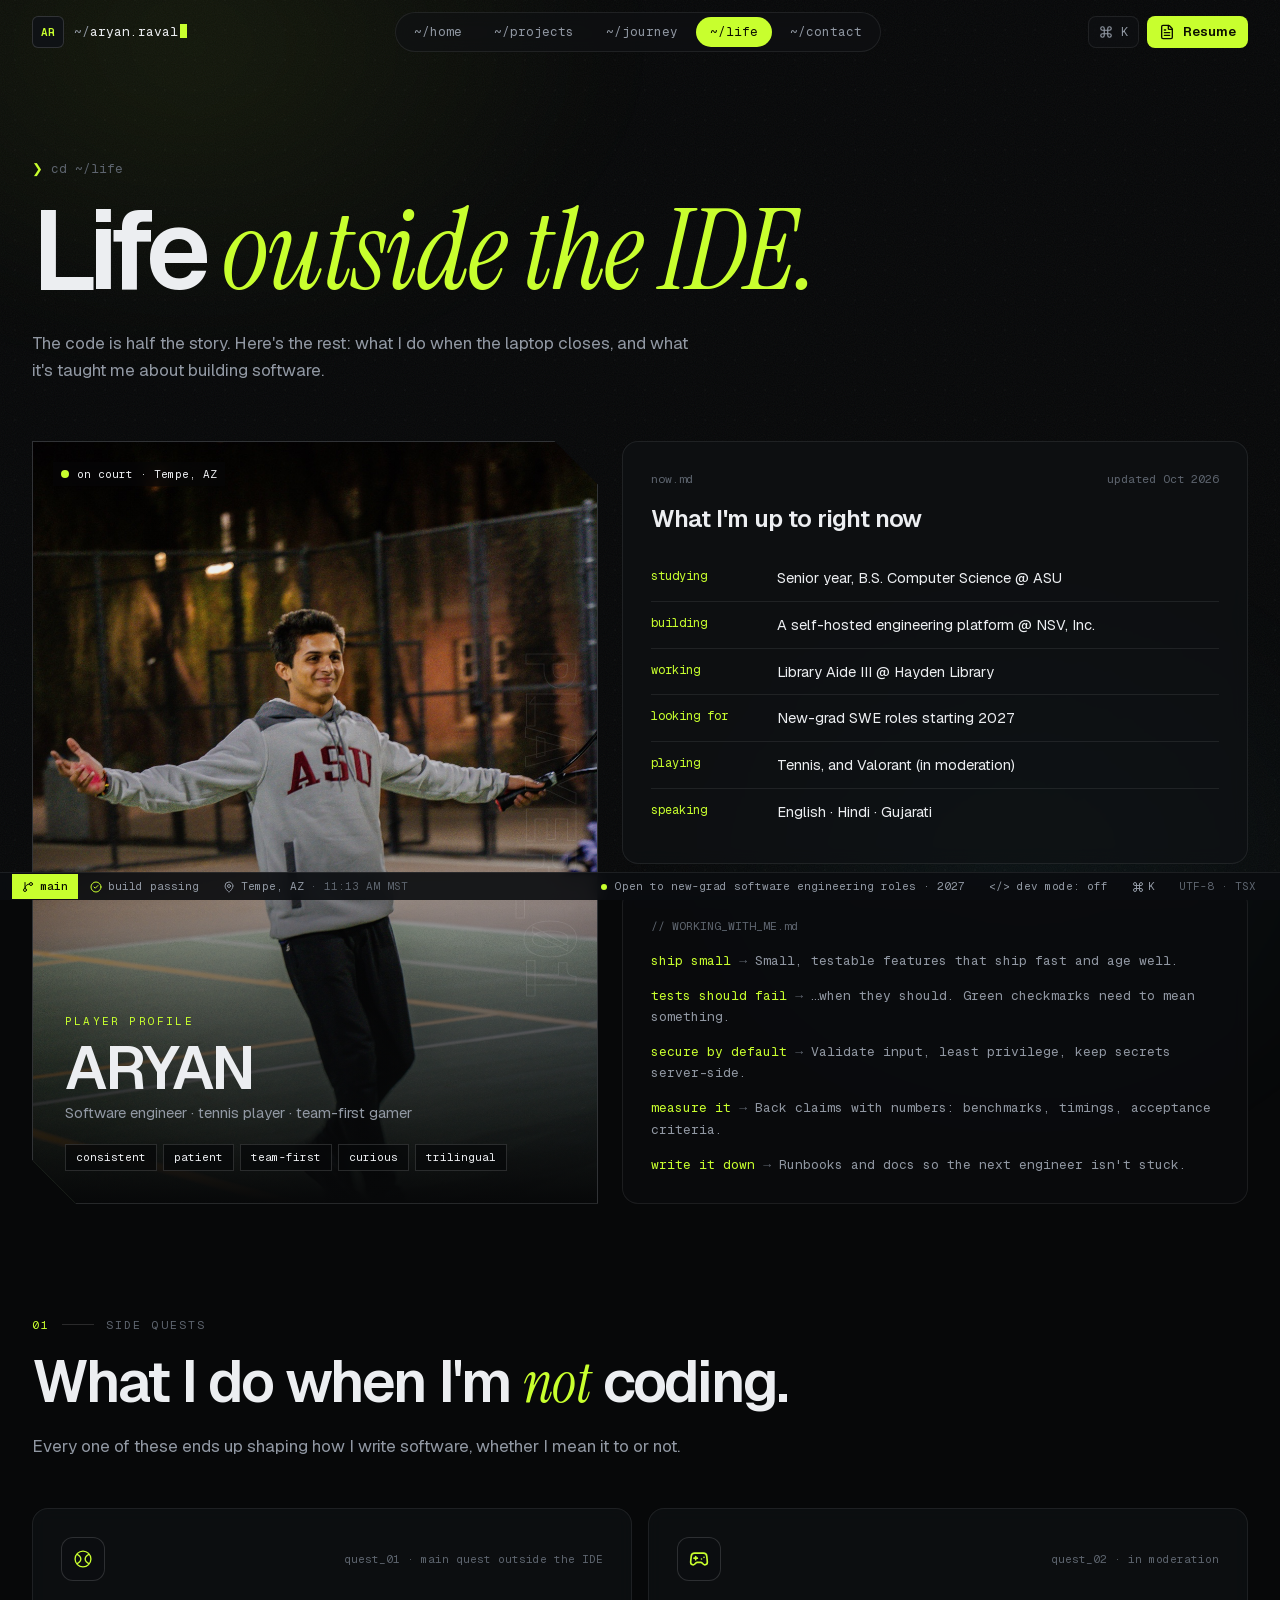
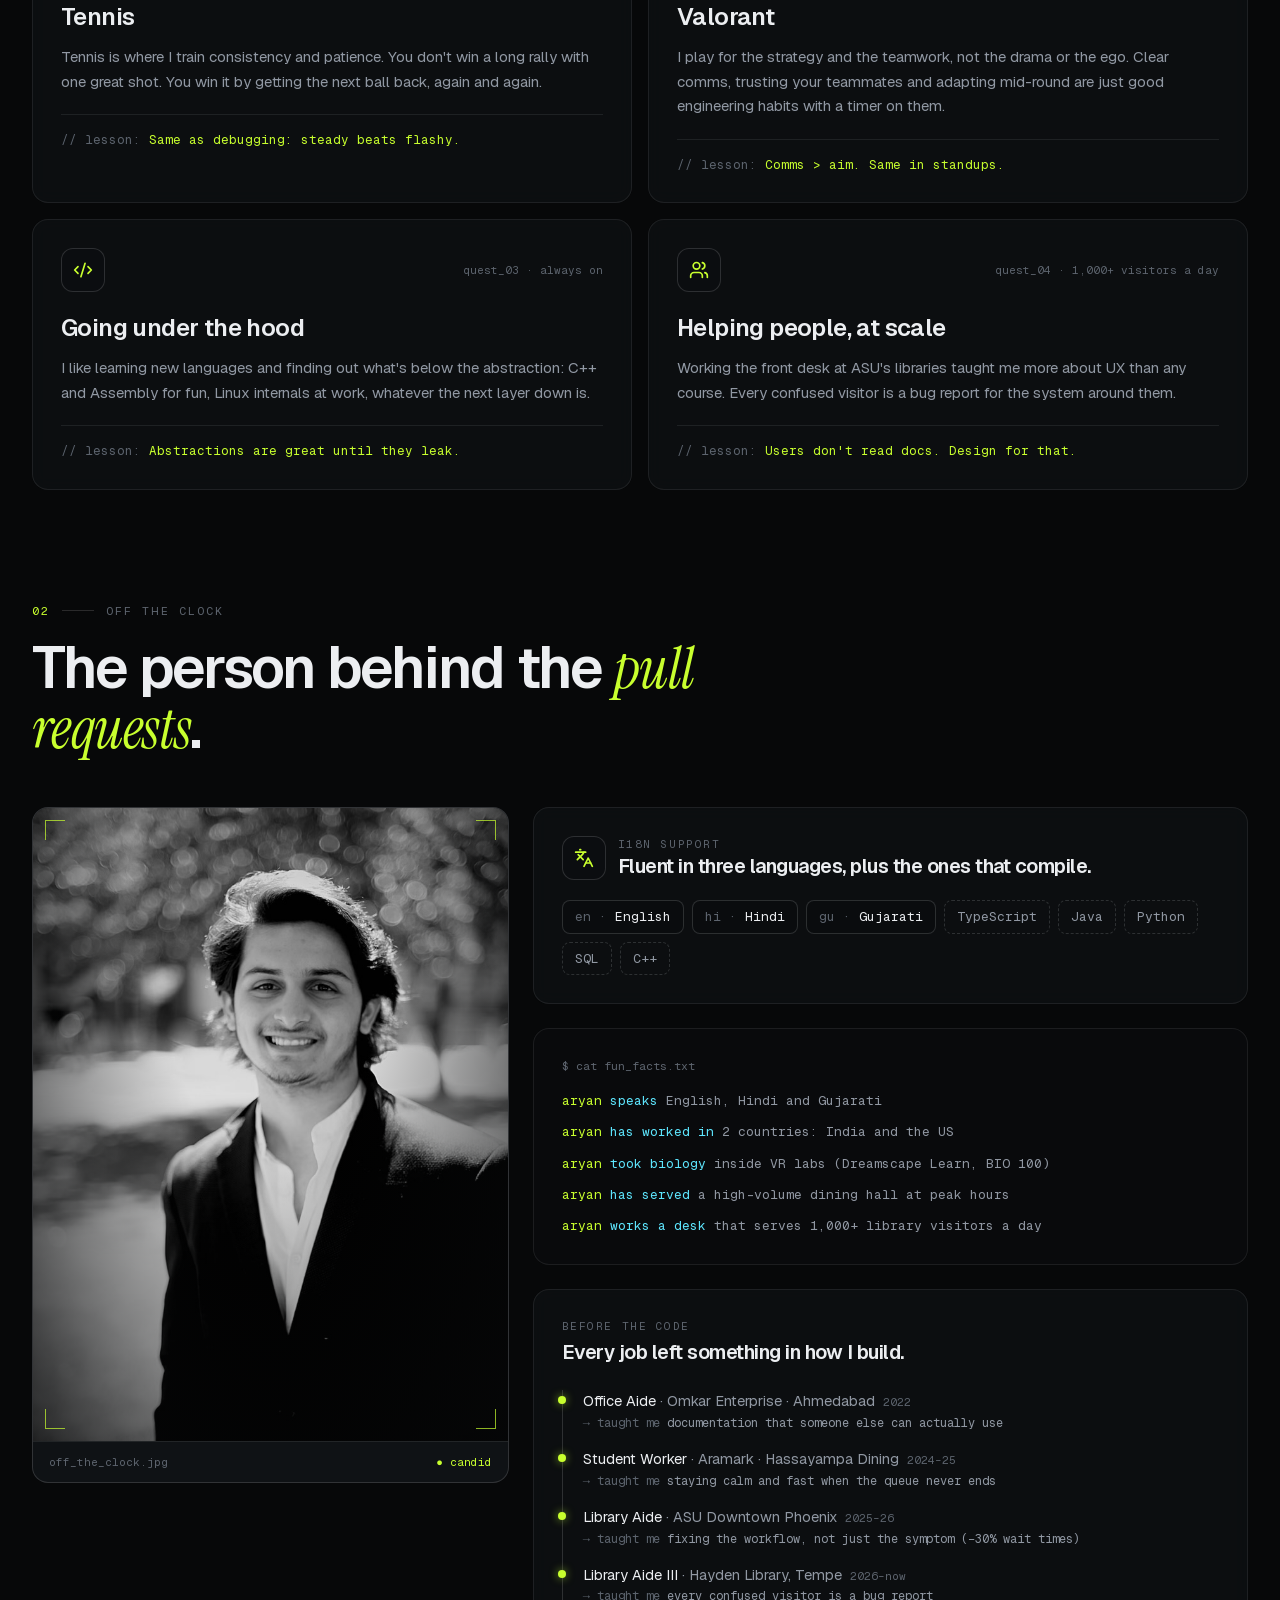
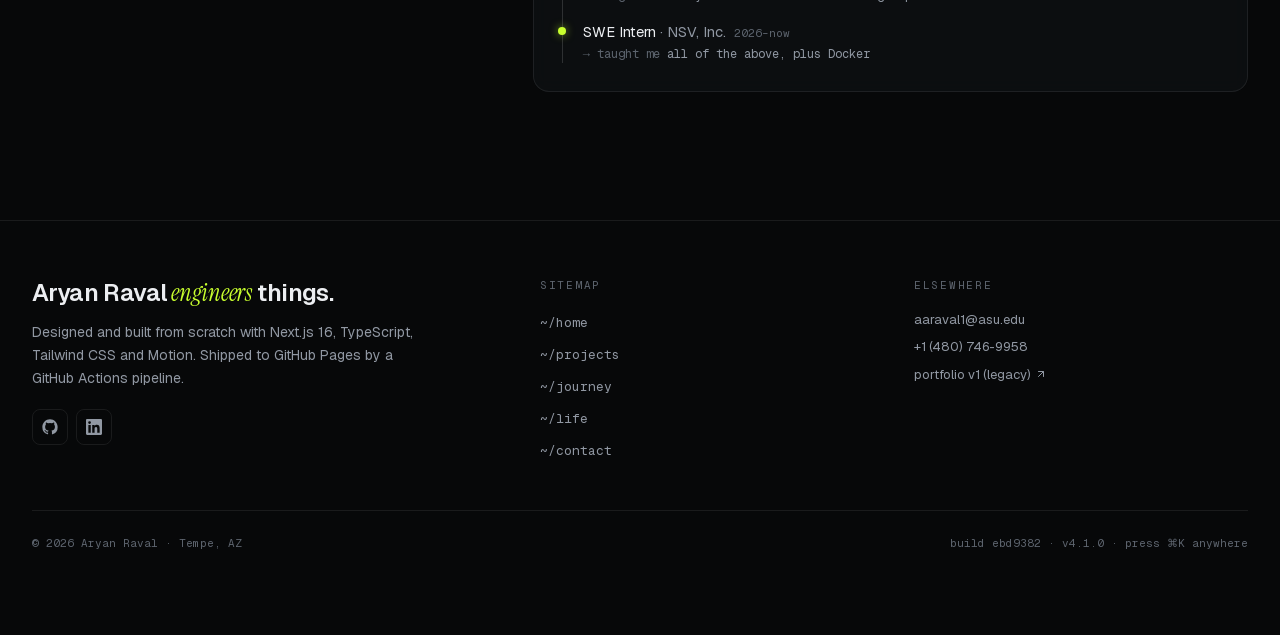
<file: life/index.html>
<!DOCTYPE html><html lang="en" class="T19VSG_variable _8Li5zG_variable o_1SAq_variable"><head><meta charSet="utf-8"/><meta name="viewport" content="width=device-width, initial-scale=1"/><link rel="preload" href="/_next/static/media/797e433ab948586e-s.p.0r6juujl39pe6.woff2" as="font" crossorigin="" type="font/woff2"/><link rel="preload" href="/_next/static/media/7ebf22b5a21034f8-s.p.3j3877k49yy0l.woff2" as="font" crossorigin="" type="font/woff2"/><link rel="preload" href="/_next/static/media/caa3a2e1cccd8315-s.p.0wgildi0cnwt9.woff2" as="font" crossorigin="" type="font/woff2"/><link rel="preload" href="/_next/static/media/e41d5df559864f9e-s.p.1g73gv09-xcb6.woff2" as="font" crossorigin="" type="font/woff2"/><link rel="stylesheet" href="/_next/static/chunks/3q2xig94tih25.css" data-precedence="next"/><link rel="preload" as="script" fetchPriority="low" href="/_next/static/chunks/1ckvzn7sfprko.js"/><script src="/_next/static/chunks/2bzlqb104tejm.js" async=""></script><script src="/_next/static/chunks/2or1riwyasohw.js" async=""></script><script src="/_next/static/chunks/1-fibdkr3wypg.js" async=""></script><script src="/_next/static/chunks/turbopack-3-ry682tkyiqk.js" async=""></script><script src="/_next/static/chunks/42onvq6nokjl2.js" async=""></script><script src="/_next/static/chunks/1m4r3h1qzhj2j.js" async=""></script><script src="/_next/static/chunks/1ka4qujb72j-q.js" async=""></script><script src="/_next/static/chunks/1cjtsapzq5yic.js" async=""></script><meta name="theme-color" content="#070809"/><meta name="color-scheme" content="dark"/><title>Life · Aryan Raval</title><meta name="description" content="Aryan Raval outside of computer science: tennis, Valorant, three languages, and the jobs that came before the code."/><meta name="author" content="Aryan Raval"/><meta name="keywords" content="Aryan Raval,software engineer,full-stack,Next.js,TypeScript,DevOps,ASU,portfolio"/><meta name="referrer" content="strict-origin-when-cross-origin"/><meta property="og:title" content="Aryan Raval · Software Engineer"/><meta property="og:description" content="Full-stack products and the infrastructure they ship on."/><meta property="og:image" content="https://aryan1681.github.io/images/aryan-portrait.jpg"/><meta property="og:image:width" content="853"/><meta property="og:image:height" content="1280"/><meta property="og:image:alt" content="Aryan Raval"/><meta property="og:type" content="website"/><meta name="twitter:card" content="summary_large_image"/><meta name="twitter:title" content="Aryan Raval · Software Engineer"/><meta name="twitter:description" content="Full-stack products and the infrastructure they ship on."/><meta name="twitter:image" content="https://aryan1681.github.io/images/aryan-portrait.jpg"/><meta name="twitter:image:alt" content="Aryan Raval"/><meta name="twitter:image:width" content="853"/><meta name="twitter:image:height" content="1280"/><link rel="icon" href="/icon.svg?icon.2ribvxsm2359e.svg" sizes="any" type="image/svg+xml"/><meta name="next-size-adjust" content=""/><script>try{if(sessionStorage.getItem("booted"))document.documentElement.setAttribute("data-booted","")}catch(e){}</script><script src="/_next/static/chunks/0cz1d0mv5g_q7.js" noModule=""></script></head><body class="grain min-h-dvh"><div hidden=""><!--$--><!--/$--></div><a href="#main" class="sr-only z-[90] rounded-md bg-accent px-3 py-2 text-accent-ink focus:not-sr-only focus:fixed focus:left-4 focus:top-4">Skip to content</a><div id="boot-overlay" aria-hidden="true" class="fixed inset-0 z-[100] flex items-end bg-bg transition-[clip-path] duration-700 ease-[cubic-bezier(.77,0,.18,1)]" style="clip-path:inset(0 0 0% 0)"><div class="hairline-grid absolute inset-0 opacity-60"></div><div class="relative mx-auto w-full max-w-7xl px-5 pb-14 sm:px-8 sm:pb-20"><p class="mb-6 font-mono text-[11px] uppercase tracking-[0.2em] text-dim">aryan.raval · boot</p><div class="space-y-1.5 font-mono text-[12.5px] sm:text-sm"></div><div class="mt-8 h-px w-full overflow-hidden bg-line"><div class="h-full bg-accent transition-[width] duration-200" style="width:0%"></div></div><div class="mt-3 flex justify-between font-mono text-[10.5px] text-dim"><span>0<!-- -->%</span><span class="pointer-coarse:hidden">press any key to skip</span><span class="hidden pointer-coarse:inline">tap to skip</span></div></div></div><div aria-hidden="true" class="pointer-events-none fixed inset-0 z-0"><canvas class="absolute inset-0"></canvas><div class="absolute -left-[20%] -top-[30%] h-[70vh] w-[70vw] rounded-full bg-[radial-gradient(closest-side,rgb(200_255_46/0.07),transparent)] blur-2xl"></div><div class="absolute -bottom-[30%] -right-[10%] h-[70vh] w-[60vw] rounded-full bg-[radial-gradient(closest-side,rgb(94_231_255/0.05),transparent)] blur-2xl"></div></div><header class="fixed inset-x-0 top-0 z-40 transition-[background-color,border-color,backdrop-filter] duration-300 border-b border-transparent"><nav class="mx-auto flex h-16 max-w-7xl items-center justify-between px-4 sm:px-6 lg:px-8" aria-label="Main"><a class="group flex items-center gap-2.5" aria-label="Aryan Raval, home" href="/"><span class="grid size-8 place-items-center rounded-md border border-line-2 bg-panel font-mono text-[11px] font-semibold tracking-tight text-accent transition-colors group-hover:border-accent/60">AR</span><span class="hidden whitespace-nowrap font-mono text-[13px] text-muted sm:inline">~/<span class="text-fg">aryan.raval</span><span class="ml-0.5 inline-block h-3.5 w-[7px] translate-y-[2px] animate-blink bg-accent"></span></span></a><ul class="hidden items-center gap-1 rounded-full border border-line bg-panel/60 p-1 backdrop-blur md:flex"><li class="relative"><a class="relative z-10 block rounded-full px-3.5 py-1.5 font-mono text-[12.5px] transition-colors text-muted hover:text-fg" href="/">~/<!-- -->home</a></li><li class="relative"><a class="relative z-10 block rounded-full px-3.5 py-1.5 font-mono text-[12.5px] transition-colors text-muted hover:text-fg" href="/projects/">~/<!-- -->projects</a></li><li class="relative"><a class="relative z-10 block rounded-full px-3.5 py-1.5 font-mono text-[12.5px] transition-colors text-muted hover:text-fg" href="/journey/">~/<!-- -->journey</a></li><li class="relative"><a class="relative z-10 block rounded-full px-3.5 py-1.5 font-mono text-[12.5px] transition-colors text-accent-ink" href="/life/">~/<!-- -->life</a><span class="absolute inset-0 rounded-full bg-accent"></span></li><li class="relative"><a class="relative z-10 block rounded-full px-3.5 py-1.5 font-mono text-[12.5px] transition-colors text-muted hover:text-fg" href="/contact/">~/<!-- -->contact</a></li></ul><div class="flex items-center gap-2"><button class="hidden items-center gap-2 rounded-lg border border-line bg-panel/60 px-2.5 py-1.5 font-mono text-[12px] text-muted transition-colors hover:border-line-2 hover:text-fg sm:flex md:hidden lg:flex" aria-label="Open command palette"><svg xmlns="http://www.w3.org/2000/svg" width="24" height="24" viewBox="0 0 24 24" fill="none" stroke="currentColor" stroke-width="2" stroke-linecap="round" stroke-linejoin="round" class="lucide lucide-command size-3.5" aria-hidden="true"><path d="M15 6v12a3 3 0 1 0 3-3H6a3 3 0 1 0 3 3V6a3 3 0 1 0-3 3h12a3 3 0 1 0-3-3"></path></svg><span>K</span></button><button class="flex items-center gap-2 rounded-lg bg-accent px-3 py-1.5 text-[13px] font-semibold text-accent-ink transition-transform hover:-translate-y-px active:translate-y-0"><svg xmlns="http://www.w3.org/2000/svg" width="24" height="24" viewBox="0 0 24 24" fill="none" stroke="currentColor" stroke-width="2" stroke-linecap="round" stroke-linejoin="round" class="lucide lucide-file-text size-4" aria-hidden="true"><path d="M6 22a2 2 0 0 1-2-2V4a2 2 0 0 1 2-2h8a2.4 2.4 0 0 1 1.704.706l3.588 3.588A2.4 2.4 0 0 1 20 8v12a2 2 0 0 1-2 2z"></path><path d="M14 2v5a1 1 0 0 0 1 1h5"></path><path d="M10 9H8"></path><path d="M16 13H8"></path><path d="M16 17H8"></path></svg><span>Resume</span></button><button class="grid size-9 place-items-center rounded-lg border border-line text-fg md:hidden" aria-label="Open menu" aria-expanded="false"><svg xmlns="http://www.w3.org/2000/svg" width="24" height="24" viewBox="0 0 24 24" fill="none" stroke="currentColor" stroke-width="2" stroke-linecap="round" stroke-linejoin="round" class="lucide lucide-menu size-4" aria-hidden="true"><path d="M4 5h16"></path><path d="M4 12h16"></path><path d="M4 19h16"></path></svg></button></div></nav></header><main id="main" class="relative z-10"><header data-component="PageHeader" class="relative mx-auto max-w-7xl px-4 pb-14 pt-36 sm:px-6 lg:px-8 lg:pt-40"><p class="font-mono text-[12.5px] text-dim"><span class="text-accent">❯</span> cd <!-- -->~/life</p><h1 class="mt-5 text-[clamp(3rem,9vw,7rem)] font-semibold leading-[0.9] tracking-[-0.055em]"><span aria-label="Life"><span aria-hidden="true">Life</span></span><span class="serif-accent font-normal text-accent"> <!-- -->outside the IDE.</span></h1><div class="mt-7 max-w-2xl text-[17px] leading-relaxed text-muted">The code is half the story. Here&#x27;s the rest: what I do when the laptop closes, and what it&#x27;s taught me about building software.</div></header><section data-component="PlayerCard" class="relative mx-auto max-w-7xl px-4 sm:px-6 lg:px-8"><div class="grid grid-cols-1 gap-6 lg:grid-cols-[0.95fr_1.05fr]"><div style="opacity:0;transform:translateY(18px)"><div class="group relative h-full min-h-[560px] overflow-hidden border border-line-2 bg-panel" style="clip-path:polygon(0 0, calc(100% - 44px) 0, 100% 44px, 100% 100%, 44px 100%, 0 calc(100% - 44px))"><img alt="Aryan on a tennis court at night in an ASU hoodie, racket in hand, arms out and smiling" loading="lazy" decoding="async" data-nimg="fill" class="object-cover object-[50%_28%] transition-transform duration-700 group-hover:scale-[1.03]" style="position:absolute;height:100%;width:100%;left:0;top:0;right:0;bottom:0;color:transparent" src="/images/aryan-tennis.jpg"/><div class="absolute inset-0 bg-gradient-to-t from-bg via-bg/20 to-transparent"></div><div class="absolute inset-y-0 right-3 flex items-center" aria-hidden="true"><span class="text-outline font-mono text-[11vw] font-bold leading-none tracking-tighter [writing-mode:vertical-rl] lg:text-[5.5vw]">PLAYER_01</span></div><div class="absolute left-5 top-5 flex items-center gap-2 bg-bg/60 px-2 py-1 font-mono text-[11px] text-fg backdrop-blur"><span class="size-2 animate-pulse-dot rounded-full bg-accent"></span> on court · <!-- -->Tempe, AZ</div><div class="absolute inset-x-0 bottom-0 p-6 sm:p-8"><p class="font-mono text-[11px] uppercase tracking-[0.2em] text-accent">player profile</p><p class="mt-2 text-5xl font-semibold tracking-[-0.04em] sm:text-6xl">ARYAN</p><p class="mt-1 text-[15px] text-muted">Software engineer · tennis player · team-first gamer</p><div class="mt-5 flex flex-wrap gap-1.5"><span class="border border-line-2 bg-bg/70 px-2.5 py-1 font-mono text-[11px] text-fg backdrop-blur">consistent</span><span class="border border-line-2 bg-bg/70 px-2.5 py-1 font-mono text-[11px] text-fg backdrop-blur">patient</span><span class="border border-line-2 bg-bg/70 px-2.5 py-1 font-mono text-[11px] text-fg backdrop-blur">team-first</span><span class="border border-line-2 bg-bg/70 px-2.5 py-1 font-mono text-[11px] text-fg backdrop-blur">curious</span><span class="border border-line-2 bg-bg/70 px-2.5 py-1 font-mono text-[11px] text-fg backdrop-blur">trilingual</span></div></div></div></div><div class="flex flex-col gap-6"><div style="opacity:0;transform:translateY(18px)"><div class="rounded-2xl border border-line bg-panel/70 p-6 backdrop-blur sm:p-7"><div class="flex items-center justify-between font-mono text-[11.5px] text-dim"><span>now.md</span><span>updated Oct 2026</span></div><h2 class="mt-4 text-2xl font-semibold tracking-tight">What I&#x27;m up to right now</h2><dl class="mt-5 divide-y divide-line"><div class="grid grid-cols-[110px_1fr] gap-4 py-3"><dt class="font-mono text-[12px] text-accent">studying</dt><dd class="text-[14.5px] text-fg">Senior year, B.S. Computer Science @ ASU</dd></div><div class="grid grid-cols-[110px_1fr] gap-4 py-3"><dt class="font-mono text-[12px] text-accent">building</dt><dd class="text-[14.5px] text-fg">A self-hosted engineering platform @ NSV, Inc.</dd></div><div class="grid grid-cols-[110px_1fr] gap-4 py-3"><dt class="font-mono text-[12px] text-accent">working</dt><dd class="text-[14.5px] text-fg">Library Aide III @ Hayden Library</dd></div><div class="grid grid-cols-[110px_1fr] gap-4 py-3"><dt class="font-mono text-[12px] text-accent">looking for</dt><dd class="text-[14.5px] text-fg">New-grad SWE roles starting 2027</dd></div><div class="grid grid-cols-[110px_1fr] gap-4 py-3"><dt class="font-mono text-[12px] text-accent">playing</dt><dd class="text-[14.5px] text-fg">Tennis, and Valorant (in moderation)</dd></div><div class="grid grid-cols-[110px_1fr] gap-4 py-3"><dt class="font-mono text-[12px] text-accent">speaking</dt><dd class="text-[14.5px] text-fg">English · Hindi · Gujarati</dd></div></dl></div></div><div class="flex-1" style="opacity:0;transform:translateY(18px)"><div class="h-full rounded-2xl border border-line bg-[#0a0c0e]/90 p-6 font-mono backdrop-blur sm:p-7"><p class="text-[11.5px] text-dim">// WORKING_WITH_ME.md</p><ul class="mt-4 space-y-3.5"><li class="text-[13px] leading-relaxed"><span class="text-accent">ship small</span><span class="text-dim"> → </span><span class="text-muted">Small, testable features that ship fast and age well.</span></li><li class="text-[13px] leading-relaxed"><span class="text-accent">tests should fail</span><span class="text-dim"> → </span><span class="text-muted">…when they should. Green checkmarks need to mean something.</span></li><li class="text-[13px] leading-relaxed"><span class="text-accent">secure by default</span><span class="text-dim"> → </span><span class="text-muted">Validate input, least privilege, keep secrets server-side.</span></li><li class="text-[13px] leading-relaxed"><span class="text-accent">measure it</span><span class="text-dim"> → </span><span class="text-muted">Back claims with numbers: benchmarks, timings, acceptance criteria.</span></li><li class="text-[13px] leading-relaxed"><span class="text-accent">write it down</span><span class="text-dim"> → </span><span class="text-muted">Runbooks and docs so the next engineer isn&#x27;t stuck.</span></li></ul></div></div></div></div></section><section data-component="SideQuests" class="relative mx-auto max-w-7xl px-4 py-28 sm:px-6 lg:px-8"><div class="max-w-3xl" style="opacity:0;transform:translateY(18px)"><p class="flex items-center gap-3 font-mono text-[11.5px] uppercase tracking-[0.18em] text-dim "><span class="text-accent">01</span><span class="h-px w-8 bg-line-2"></span>side quests</p><h2 class="mt-5 text-[clamp(2rem,5vw,3.6rem)] font-semibold leading-[1.02] tracking-[-0.035em]"><span>What I do when I&#x27;m </span><span class="serif-accent text-accent">not</span><span> coding.</span></h2><p class="mt-5 text-[16px] leading-relaxed text-muted sm:text-[17px]">Every one of these ends up shaping how I write software, whether I mean it to or not.</p></div><div class="mt-12 grid gap-4 md:grid-cols-2"><div style="opacity:0;transform:translateY(18px)"><article class="group relative h-full overflow-hidden rounded-2xl border border-line bg-panel/70 backdrop-blur transition-colors hover:border-line-2"><div class="p-6 sm:p-7"><div class="flex items-center justify-between"><span class="grid size-11 place-items-center rounded-xl border border-line-2 bg-bg-2 text-accent transition-transform group-hover:-rotate-6"><svg viewBox="0 0 24 24" width="20" height="20" fill="none" stroke="currentColor" stroke-width="1.6" aria-hidden="true"><circle cx="12" cy="12" r="9.5"></circle><path d="M4.5 6.2c3.2 1.6 4.9 3.6 4.9 5.8s-1.7 4.2-4.9 5.8M19.5 6.2c-3.2 1.6-4.9 3.6-4.9 5.8s1.7 4.2 4.9 5.8"></path></svg></span><span class="font-mono text-[11px] text-dim">quest_0<!-- -->1<!-- --> · <!-- -->main quest outside the IDE</span></div><h3 class="mt-5 text-2xl font-semibold tracking-tight">Tennis</h3><p class="mt-3 text-[15px] leading-relaxed text-muted">Tennis is where I train consistency and patience. You don&#x27;t win a long rally with one great shot. You win it by getting the next ball back, again and again.</p><p class="mt-5 border-t border-line pt-4 font-mono text-[12.5px]"><span class="text-dim">// lesson: </span><span class="text-accent">Same as debugging: steady beats flashy.</span></p></div></article></div><div style="opacity:0;transform:translateY(18px)"><article class="group relative h-full overflow-hidden rounded-2xl border border-line bg-panel/70 backdrop-blur transition-colors hover:border-line-2"><div class="p-6 sm:p-7"><div class="flex items-center justify-between"><span class="grid size-11 place-items-center rounded-xl border border-line-2 bg-bg-2 text-accent transition-transform group-hover:-rotate-6"><svg xmlns="http://www.w3.org/2000/svg" width="24" height="24" viewBox="0 0 24 24" fill="none" stroke="currentColor" stroke-width="2" stroke-linecap="round" stroke-linejoin="round" class="lucide lucide-gamepad-2 size-5" aria-hidden="true"><line x1="6" x2="10" y1="11" y2="11"></line><line x1="8" x2="8" y1="9" y2="13"></line><line x1="15" x2="15.01" y1="12" y2="12"></line><line x1="18" x2="18.01" y1="10" y2="10"></line><path d="M17.32 5H6.68a4 4 0 0 0-3.978 3.59c-.006.052-.01.101-.017.152C2.604 9.416 2 14.456 2 16a3 3 0 0 0 3 3c1 0 1.5-.5 2-1l1.414-1.414A2 2 0 0 1 9.828 16h4.344a2 2 0 0 1 1.414.586L17 18c.5.5 1 1 2 1a3 3 0 0 0 3-3c0-1.545-.604-6.584-.685-7.258-.007-.05-.011-.1-.017-.151A4 4 0 0 0 17.32 5z"></path></svg></span><span class="font-mono text-[11px] text-dim">quest_0<!-- -->2<!-- --> · <!-- -->in moderation</span></div><h3 class="mt-5 text-2xl font-semibold tracking-tight">Valorant</h3><p class="mt-3 text-[15px] leading-relaxed text-muted">I play for the strategy and the teamwork, not the drama or the ego. Clear comms, trusting your teammates and adapting mid-round are just good engineering habits with a timer on them.</p><p class="mt-5 border-t border-line pt-4 font-mono text-[12.5px]"><span class="text-dim">// lesson: </span><span class="text-accent">Comms &gt; aim. Same in standups.</span></p></div></article></div><div style="opacity:0;transform:translateY(18px)"><article class="group relative h-full overflow-hidden rounded-2xl border border-line bg-panel/70 backdrop-blur transition-colors hover:border-line-2"><div class="p-6 sm:p-7"><div class="flex items-center justify-between"><span class="grid size-11 place-items-center rounded-xl border border-line-2 bg-bg-2 text-accent transition-transform group-hover:-rotate-6"><svg xmlns="http://www.w3.org/2000/svg" width="24" height="24" viewBox="0 0 24 24" fill="none" stroke="currentColor" stroke-width="2" stroke-linecap="round" stroke-linejoin="round" class="lucide lucide-code-xml lucide-code-2 size-5" aria-hidden="true"><path d="m18 16 4-4-4-4"></path><path d="m6 8-4 4 4 4"></path><path d="m14.5 4-5 16"></path></svg></span><span class="font-mono text-[11px] text-dim">quest_0<!-- -->3<!-- --> · <!-- -->always on</span></div><h3 class="mt-5 text-2xl font-semibold tracking-tight">Going under the hood</h3><p class="mt-3 text-[15px] leading-relaxed text-muted">I like learning new languages and finding out what&#x27;s below the abstraction: C++ and Assembly for fun, Linux internals at work, whatever the next layer down is.</p><p class="mt-5 border-t border-line pt-4 font-mono text-[12.5px]"><span class="text-dim">// lesson: </span><span class="text-accent">Abstractions are great until they leak.</span></p></div></article></div><div style="opacity:0;transform:translateY(18px)"><article class="group relative h-full overflow-hidden rounded-2xl border border-line bg-panel/70 backdrop-blur transition-colors hover:border-line-2"><div class="p-6 sm:p-7"><div class="flex items-center justify-between"><span class="grid size-11 place-items-center rounded-xl border border-line-2 bg-bg-2 text-accent transition-transform group-hover:-rotate-6"><svg xmlns="http://www.w3.org/2000/svg" width="24" height="24" viewBox="0 0 24 24" fill="none" stroke="currentColor" stroke-width="2" stroke-linecap="round" stroke-linejoin="round" class="lucide lucide-users size-5" aria-hidden="true"><path d="M16 21v-2a4 4 0 0 0-4-4H6a4 4 0 0 0-4 4v2"></path><path d="M16 3.128a4 4 0 0 1 0 7.744"></path><path d="M22 21v-2a4 4 0 0 0-3-3.87"></path><circle cx="9" cy="7" r="4"></circle></svg></span><span class="font-mono text-[11px] text-dim">quest_0<!-- -->4<!-- --> · <!-- -->1,000+ visitors a day</span></div><h3 class="mt-5 text-2xl font-semibold tracking-tight">Helping people, at scale</h3><p class="mt-3 text-[15px] leading-relaxed text-muted">Working the front desk at ASU&#x27;s libraries taught me more about UX than any course. Every confused visitor is a bug report for the system around them.</p><p class="mt-5 border-t border-line pt-4 font-mono text-[12.5px]"><span class="text-dim">// lesson: </span><span class="text-accent">Users don&#x27;t read docs. Design for that.</span></p></div></article></div></div></section><section data-component="OffTheClock" class="relative mx-auto max-w-7xl px-4 pb-8 sm:px-6 lg:px-8"><div class="max-w-3xl" style="opacity:0;transform:translateY(18px)"><p class="flex items-center gap-3 font-mono text-[11.5px] uppercase tracking-[0.18em] text-dim "><span class="text-accent">02</span><span class="h-px w-8 bg-line-2"></span>off the clock</p><h2 class="mt-5 text-[clamp(2rem,5vw,3.6rem)] font-semibold leading-[1.02] tracking-[-0.035em]"><span>The person behind the </span><span class="serif-accent text-accent">pull requests</span><span>.</span></h2></div><div class="mt-12 grid grid-cols-1 gap-6 lg:grid-cols-[0.8fr_1.2fr]"><div style="opacity:0;transform:translateY(18px)"><figure class="group relative overflow-hidden rounded-2xl border border-line-2 bg-panel"><div class="relative aspect-[3/4]"><img alt="Black-and-white photo of Aryan smiling outdoors, trees blurred behind him" loading="lazy" decoding="async" data-nimg="fill" class="object-cover object-[50%_25%] transition-transform duration-700 group-hover:scale-[1.03]" style="position:absolute;height:100%;width:100%;left:0;top:0;right:0;bottom:0;color:transparent" src="/images/aryan-outdoor-bw.jpg"/><div class="absolute inset-0 bg-[radial-gradient(ellipse_at_top,transparent_40%,rgb(7_8_9/0.75))]"></div><span class="pointer-events-none absolute size-5 border-accent/70 left-3 top-3 border-l border-t"></span><span class="pointer-events-none absolute size-5 border-accent/70 right-3 top-3 border-r border-t"></span><span class="pointer-events-none absolute size-5 border-accent/70 bottom-3 left-3 border-b border-l"></span><span class="pointer-events-none absolute size-5 border-accent/70 bottom-3 right-3 border-b border-r"></span></div><figcaption class="flex items-center justify-between border-t border-line px-4 py-3 font-mono text-[11px] text-dim"><span>off_the_clock.jpg</span><span class="text-accent">● candid</span></figcaption></figure></div><div class="flex flex-col gap-6"><div style="opacity:0;transform:translateY(18px)"><div class="rounded-2xl border border-line bg-panel/70 p-6 backdrop-blur sm:p-7"><div class="flex items-center gap-3"><span class="grid size-11 place-items-center rounded-xl border border-line-2 bg-bg-2 text-accent"><svg xmlns="http://www.w3.org/2000/svg" width="24" height="24" viewBox="0 0 24 24" fill="none" stroke="currentColor" stroke-width="2" stroke-linecap="round" stroke-linejoin="round" class="lucide lucide-languages size-5" aria-hidden="true"><path d="m5 8 6 6"></path><path d="m4 14 6-6 2-3"></path><path d="M2 5h12"></path><path d="M7 2h1"></path><path d="m22 22-5-10-5 10"></path><path d="M14 18h6"></path></svg></span><div><p class="font-mono text-[11px] uppercase tracking-[0.14em] text-dim">i18n support</p><h3 class="text-xl font-semibold tracking-tight">Fluent in three languages, plus the ones that compile.</h3></div></div><div class="mt-5 flex flex-wrap gap-2"><span class="rounded-lg border border-line-2 bg-bg-2/80 px-3 py-1.5 font-mono text-[13px] text-fg"><span class="text-dim">en<!-- --> ·</span> <!-- -->English</span><span class="rounded-lg border border-line-2 bg-bg-2/80 px-3 py-1.5 font-mono text-[13px] text-fg"><span class="text-dim">hi<!-- --> ·</span> <!-- -->Hindi</span><span class="rounded-lg border border-line-2 bg-bg-2/80 px-3 py-1.5 font-mono text-[13px] text-fg"><span class="text-dim">gu<!-- --> ·</span> <!-- -->Gujarati</span><span class="rounded-lg border border-dashed border-line-2 px-3 py-1.5 font-mono text-[13px] text-muted">TypeScript</span><span class="rounded-lg border border-dashed border-line-2 px-3 py-1.5 font-mono text-[13px] text-muted">Java</span><span class="rounded-lg border border-dashed border-line-2 px-3 py-1.5 font-mono text-[13px] text-muted">Python</span><span class="rounded-lg border border-dashed border-line-2 px-3 py-1.5 font-mono text-[13px] text-muted">SQL</span><span class="rounded-lg border border-dashed border-line-2 px-3 py-1.5 font-mono text-[13px] text-muted">C++</span></div></div></div><div style="opacity:0;transform:translateY(18px)"><div class="rounded-2xl border border-line bg-[#0a0c0e]/90 p-6 font-mono backdrop-blur sm:p-7"><p class="text-[11.5px] text-dim">$ cat fun_facts.txt</p><ul class="mt-4 space-y-2.5"><li class="text-[13px] leading-relaxed"><span class="text-accent">aryan</span> <span class="text-cyan">speaks</span> <span class="text-muted">English, Hindi and Gujarati</span></li><li class="text-[13px] leading-relaxed"><span class="text-accent">aryan</span> <span class="text-cyan">has worked in</span> <span class="text-muted">2 countries: India and the US</span></li><li class="text-[13px] leading-relaxed"><span class="text-accent">aryan</span> <span class="text-cyan">took biology</span> <span class="text-muted">inside VR labs (Dreamscape Learn, BIO 100)</span></li><li class="text-[13px] leading-relaxed"><span class="text-accent">aryan</span> <span class="text-cyan">has served</span> <span class="text-muted">a high-volume dining hall at peak hours</span></li><li class="text-[13px] leading-relaxed"><span class="text-accent">aryan</span> <span class="text-cyan">works a desk</span> <span class="text-muted">that serves 1,000+ library visitors a day</span></li></ul></div></div><div class="flex-1" style="opacity:0;transform:translateY(18px)"><div class="h-full rounded-2xl border border-line bg-panel/70 p-6 backdrop-blur sm:p-7"><p class="font-mono text-[11px] uppercase tracking-[0.14em] text-dim">before the code</p><h3 class="mt-1 text-xl font-semibold tracking-tight">Every job left something in how I build.</h3><ol class="relative mt-6 space-y-4 border-l border-line-2 pl-5"><li class="relative"><span class="absolute -left-[25px] top-1.5 size-2 rounded-full bg-accent shadow-[0_0_8px_rgb(200_255_46/0.6)]"></span><p class="text-[14.5px] text-fg">Office Aide<!-- --> <span class="text-muted">· <!-- -->Omkar Enterprise · Ahmedabad</span><span class="ml-2 font-mono text-[11px] text-dim">2022</span></p><p class="mt-0.5 font-mono text-[12px] text-muted"><span class="text-dim">→ taught me </span>documentation that someone else can actually use</p></li><li class="relative"><span class="absolute -left-[25px] top-1.5 size-2 rounded-full bg-accent shadow-[0_0_8px_rgb(200_255_46/0.6)]"></span><p class="text-[14.5px] text-fg">Student Worker<!-- --> <span class="text-muted">· <!-- -->Aramark · Hassayampa Dining</span><span class="ml-2 font-mono text-[11px] text-dim">2024–25</span></p><p class="mt-0.5 font-mono text-[12px] text-muted"><span class="text-dim">→ taught me </span>staying calm and fast when the queue never ends</p></li><li class="relative"><span class="absolute -left-[25px] top-1.5 size-2 rounded-full bg-accent shadow-[0_0_8px_rgb(200_255_46/0.6)]"></span><p class="text-[14.5px] text-fg">Library Aide<!-- --> <span class="text-muted">· <!-- -->ASU Downtown Phoenix</span><span class="ml-2 font-mono text-[11px] text-dim">2025–26</span></p><p class="mt-0.5 font-mono text-[12px] text-muted"><span class="text-dim">→ taught me </span>fixing the workflow, not just the symptom (−30% wait times)</p></li><li class="relative"><span class="absolute -left-[25px] top-1.5 size-2 rounded-full bg-accent shadow-[0_0_8px_rgb(200_255_46/0.6)]"></span><p class="text-[14.5px] text-fg">Library Aide III<!-- --> <span class="text-muted">· <!-- -->Hayden Library, Tempe</span><span class="ml-2 font-mono text-[11px] text-dim">2026–now</span></p><p class="mt-0.5 font-mono text-[12px] text-muted"><span class="text-dim">→ taught me </span>every confused visitor is a bug report</p></li><li class="relative"><span class="absolute -left-[25px] top-1.5 size-2 rounded-full bg-accent shadow-[0_0_8px_rgb(200_255_46/0.6)]"></span><p class="text-[14.5px] text-fg">SWE Intern<!-- --> <span class="text-muted">· <!-- -->NSV, Inc.</span><span class="ml-2 font-mono text-[11px] text-dim">2026–now</span></p><p class="mt-0.5 font-mono text-[12px] text-muted"><span class="text-dim">→ taught me </span>all of the above, plus Docker</p></li></ol></div></div></div></div></section><!--$--><!--/$--></main><footer class="relative z-10 mt-24 border-t border-line" data-component="Footer"><div class="mx-auto max-w-7xl px-4 py-14 sm:px-6 lg:px-8"><div class="grid grid-cols-1 gap-10 md:grid-cols-[1.4fr_1fr_1fr]"><div><p class="text-2xl font-semibold tracking-tight">Aryan Raval<span class="serif-accent text-accent"> engineers</span> things.</p><p class="mt-3 max-w-sm text-[14px] leading-relaxed text-muted">Designed and built from scratch with Next.js 16, TypeScript, Tailwind CSS and Motion. Shipped to GitHub Pages by a GitHub Actions pipeline.</p><div class="mt-5 flex gap-2"><a href="https://github.com/Aryan1681" target="_blank" rel="noreferrer" aria-label="GitHub" class="grid size-9 place-items-center rounded-lg border border-line text-muted hover:border-line-2 hover:text-fg"><svg viewBox="0 0 24 24" width="16" height="16" fill="currentColor" aria-hidden="true"><path d="M12 .5C5.73.5.5 5.73.5 12a11.5 11.5 0 0 0 7.86 10.92c.58.1.79-.25.79-.56v-2c-3.2.7-3.87-1.37-3.87-1.37-.53-1.33-1.28-1.69-1.28-1.69-1.05-.72.08-.7.08-.7 1.16.08 1.77 1.19 1.77 1.19 1.03 1.77 2.7 1.26 3.36.96.1-.75.4-1.26.73-1.55-2.55-.29-5.24-1.28-5.24-5.68 0-1.26.45-2.28 1.19-3.09-.12-.29-.52-1.46.11-3.05 0 0 .97-.31 3.17 1.18a11 11 0 0 1 5.77 0c2.2-1.49 3.17-1.18 3.17-1.18.63 1.59.23 2.76.11 3.05.74.81 1.19 1.83 1.19 3.09 0 4.41-2.69 5.38-5.26 5.67.41.36.78 1.06.78 2.14v3.17c0 .31.21.67.8.56A11.5 11.5 0 0 0 23.5 12C23.5 5.73 18.27.5 12 .5Z"></path></svg></a><a href="https://www.linkedin.com/in/aryan-a-raval" target="_blank" rel="noreferrer" aria-label="LinkedIn" class="grid size-9 place-items-center rounded-lg border border-line text-muted hover:border-line-2 hover:text-fg"><svg viewBox="0 0 24 24" width="16" height="16" fill="currentColor" aria-hidden="true"><path d="M20.45 20.45h-3.56v-5.57c0-1.33-.02-3.04-1.85-3.04-1.86 0-2.14 1.45-2.14 2.94v5.67H9.35V9h3.41v1.56h.05c.48-.9 1.64-1.85 3.37-1.85 3.6 0 4.27 2.37 4.27 5.46v6.28ZM5.34 7.43a2.06 2.06 0 1 1 0-4.13 2.06 2.06 0 0 1 0 4.13ZM7.12 20.45H3.56V9h3.56v11.45ZM22.22 0H1.77C.79 0 0 .77 0 1.73v20.54C0 23.23.79 24 1.77 24h20.45c.98 0 1.78-.77 1.78-1.73V1.73C24 .77 23.2 0 22.22 0Z"></path></svg></a></div></div><div><p class="font-mono text-[11px] uppercase tracking-[0.16em] text-dim">sitemap</p><ul class="mt-4 space-y-2"><li><a class="font-mono text-[13px] text-muted hover:text-accent" href="/">~/<!-- -->home</a></li><li><a class="font-mono text-[13px] text-muted hover:text-accent" href="/projects/">~/<!-- -->projects</a></li><li><a class="font-mono text-[13px] text-muted hover:text-accent" href="/journey/">~/<!-- -->journey</a></li><li><a class="font-mono text-[13px] text-muted hover:text-accent" href="/life/">~/<!-- -->life</a></li><li><a class="font-mono text-[13px] text-muted hover:text-accent" href="/contact/">~/<!-- -->contact</a></li></ul></div><div><p class="font-mono text-[11px] uppercase tracking-[0.16em] text-dim">elsewhere</p><ul class="mt-4 space-y-2 text-[13px]"><li><a class="text-muted hover:text-fg" href="mailto:aaraval1@asu.edu">aaraval1@asu.edu</a></li><li><a class="text-muted hover:text-fg" href="tel:+14807469958">+1 (480) 746-9958</a></li><li><a class="inline-flex items-center gap-1 text-muted hover:text-fg" href="https://aryan1681.github.io/01-prj-personal-site/" target="_blank" rel="noreferrer">portfolio v1 (legacy) <svg xmlns="http://www.w3.org/2000/svg" width="24" height="24" viewBox="0 0 24 24" fill="none" stroke="currentColor" stroke-width="2" stroke-linecap="round" stroke-linejoin="round" class="lucide lucide-arrow-up-right size-3" aria-hidden="true"><path d="M7 7h10v10"></path><path d="M7 17 17 7"></path></svg></a></li></ul></div></div><div class="mt-12 flex flex-col justify-between gap-2 border-t border-line pt-6 font-mono text-[11px] text-dim sm:flex-row"><span>© <!-- -->2026<!-- --> <!-- -->Aryan Raval<!-- --> · <!-- -->Tempe, AZ</span><span>build <!-- -->ebd9382<!-- --> · v4.1.0 · press ⌘K anywhere</span></div></div></footer><div class="fixed inset-x-0 bottom-0 z-40 hidden h-7 items-center justify-between border-t border-line bg-bg-2/90 px-3 font-mono text-[11px] text-muted backdrop-blur lg:flex"><div class="flex items-center"><span class="flex items-center gap-1.5 bg-accent px-2.5 py-1 font-medium text-accent-ink"><svg xmlns="http://www.w3.org/2000/svg" width="24" height="24" viewBox="0 0 24 24" fill="none" stroke="currentColor" stroke-width="2" stroke-linecap="round" stroke-linejoin="round" class="lucide lucide-git-branch size-3" aria-hidden="true"><path d="M15 6a9 9 0 0 0-9 9V3"></path><circle cx="18" cy="6" r="3"></circle><circle cx="6" cy="18" r="3"></circle></svg> main</span><span class="flex items-center gap-1.5 px-3"><svg xmlns="http://www.w3.org/2000/svg" width="24" height="24" viewBox="0 0 24 24" fill="none" stroke="currentColor" stroke-width="2" stroke-linecap="round" stroke-linejoin="round" class="lucide lucide-circle-check lucide-check-circle-2 size-3 text-accent" aria-hidden="true"><circle cx="12" cy="12" r="10"></circle><path d="m16 9-5.5 5.5L8 12"></path></svg> build passing</span><span class="hidden items-center gap-1.5 px-3 xl:flex"><svg xmlns="http://www.w3.org/2000/svg" width="24" height="24" viewBox="0 0 24 24" fill="none" stroke="currentColor" stroke-width="2" stroke-linecap="round" stroke-linejoin="round" class="lucide lucide-map-pin size-3" aria-hidden="true"><path d="M20 10c0 4.993-5.539 10.193-7.399 11.799a1 1 0 0 1-1.202 0C9.539 20.193 4 14.993 4 10a8 8 0 0 1 16 0"></path><circle cx="12" cy="10" r="3"></circle></svg> <!-- -->Tempe, AZ</span></div><div class="flex items-center"><span class="flex items-center gap-2 px-3"><span class="size-1.5 animate-pulse-dot rounded-full bg-accent"></span>Open to new-grad software engineering roles · 2027</span><button class="px-3 py-1 transition-colors hover:text-fg " aria-pressed="false" title="Outline every component on the page">&lt;/&gt;<!-- --> dev mode: <!-- -->off</button><button class="flex items-center gap-1 px-3 py-1 hover:text-fg"><svg xmlns="http://www.w3.org/2000/svg" width="24" height="24" viewBox="0 0 24 24" fill="none" stroke="currentColor" stroke-width="2" stroke-linecap="round" stroke-linejoin="round" class="lucide lucide-command size-3" aria-hidden="true"><path d="M15 6v12a3 3 0 1 0 3-3H6a3 3 0 1 0 3 3V6a3 3 0 1 0-3 3h12a3 3 0 1 0-3-3"></path></svg>K</button><span class="px-3 text-dim">UTF-8 · TSX</span></div></div><div class="pointer-events-none fixed inset-x-0 bottom-10 z-[80] flex justify-center px-4" aria-live="polite"></div><script id="_R_">(globalThis["TURBOPACK"] || (globalThis["TURBOPACK"] = [])).push({"otherChunks":["static/chunks/1ckvzn7sfprko.js","static/chunks/2bzlqb104tejm.js","static/chunks/2or1riwyasohw.js","static/chunks/1-fibdkr3wypg.js"],"runtimeModuleIds":[94553]});</script><script src="/_next/static/chunks/1ckvzn7sfprko.js" async=""></script><script>(self.__next_f=self.__next_f||[]).push([0])</script><script>self.__next_f.push([1,"1:\"$Sreact.fragment\"\n2:\"/_next/static/chunks/42onvq6nokjl2.js\"\n3:\"/_next/static/chunks/1m4r3h1qzhj2j.js\"\n4:\"/_next/static/chunks/1ka4qujb72j-q.js\"\n5:I[43716,[\"$2\",\"$3\",\"$4\"],\"UIProvider\"]\n6:I[75708,[\"$2\",\"$3\",\"$4\"],\"BootSequence\"]\n7:\"BackgroundCanvas\"\n8:I[45811,[\"$2\",\"$3\",\"$4\"],\"$7\"]\n9:I[49409,[\"$2\",\"$3\",\"$4\"],\"Nav\"]\na:I[39756,[\"$2\",\"$3\",\"$4\"],\"default\"]\nb:I[37457,[\"$2\",\"$3\",\"$4\"],\"default\"]\nc:I[22016,[\"$2\",\"$3\",\"$4\"],\"\"]\n1b:I[68027,[\"$2\",\"$3\",\"$4\"],\"default\",1]\n:HL[\"/_next/static/chunks/3q2xig94tih25.css\",\"style\"]\n:HL[\"/_next/static/media/797e433ab948586e-s.p.0r6juujl39pe6.woff2\",\"font\",{\"crossOrigin\":\"\",\"type\":\"font/woff2\"}]\n:HL[\"/_next/static/media/7ebf22b5a21034f8-s.p.3j3877k49yy0l.woff2\",\"font\",{\"crossOrigin\":\"\",\"type\":\"font/woff2\"}]\n:HL[\"/_next/static/media/caa3a2e1cccd8315-s.p.0wgildi0cnwt9.woff2\",\"font\",{\"crossOrigin\":\"\",\"type\":\"font/woff2\"}]\n:HL[\"/_next/static/media/e41d5df559864f9e-s.p.1g73gv09-xcb6.woff2\",\"font\",{\"crossOrigin\":\"\",\"type\":\"font/woff2\"}]\n17:X\n18:[[\"children\",{\"s\":\"__PAGE__\",\"h\":512,\"d\":{\"r\":\"$L19\",\"p\":false,\"v\":null}}]]\n15:[[\"children\",{\"s\":\"life\",\"h\":512,\"d\":{\"r\":\"$L16\",\"p\":false,\"v\":\"$17\"},\"c\":\"$Q18\"}]]\n0:{\"P\":null,\"c\":[\"\",\"life\",\"\"],\"q\":\"\",\"i\":false,\"t\":{\"t\":{\"s\":\"\",\"h\":528,\"d\":{\"r\":[\"$\",\"$1\",\"c\",{\"children\":[[[\"$\",\"link\",\"0\",{\"rel\":\"stylesheet\",\"href\":\"/_next/static/chunks/3q2xig94tih25.css\",\"precedence\":\"next\",\"crossOrigin\":\"$undefined\",\"nonce\":\"$undefined\"}],[\"$\",\"script\",\"script-0\",{\"src\":\"/_next/static/chunks/42onvq6nokjl2.js\",\"async\":true,\"nonce\":\"$undefined\"}],[\"$\",\"script\",\"script-1\",{\"src\":\"/_next/static/chunks/1m4r3h1qzhj2j.js\",\"async\":true,\"nonce\":\"$undefined\"}],[\"$\",\"script\",\"script-2\",{\"src\":\"/_next/static/chunks/1ka4qujb72j-q.js\",\"async\":true,\"nonce\":\"$undefined\"}]],[\"$\",\"html\",null,{\"lang\":\"en\",\"className\":\"T19VSG_variable _8Li5zG_variable o_1SAq_variable\",\"suppressHydrationWarning\":true,\"children\":[[\"$\",\"head\",null,{\"children\":[\"$\",\"script\",null,{\"dangerouslySetInnerHTML\":{\"__html\":\"try{if(sessionStorage.getItem(\\\"booted\\\"))document.documentElement.setAttribute(\\\"data-booted\\\",\\\"\\\")}catch(e){}\"}}]}],[\"$\",\"body\",null,{\"className\":\"grain min-h-dvh\",\"children\":[[\"$\",\"a\",null,{\"href\":\"#main\",\"className\":\"sr-only z-[90] rounded-md bg-accent px-3 py-2 text-accent-ink focus:not-sr-only focus:fixed focus:left-4 focus:top-4\",\"children\":\"Skip to content\"}],[\"$\",\"$L5\",null,{\"children\":[[\"$\",\"$L6\",null,{}],[\"$\",\"$L8\",null,{}],[\"$\",\"$L9\",null,{}],[\"$\",\"main\",null,{\"id\":\"main\",\"className\":\"relative z-10\",\"children\":[\"$\",\"$La\",null,{\"parallelRouterKey\":\"children\",\"error\":\"$undefined\",\"errorStyles\":\"$undefined\",\"errorScripts\":\"$undefined\",\"template\":[\"$\",\"$Lb\",null,{}],\"templateStyles\":\"$undefined\",\"templateScripts\":\"$undefined\",\"notFound\":[[\"$\",\"section\",null,{\"className\":\"relative mx-auto flex min-h-[80vh] max-w-3xl flex-col justify-center px-4 pt-24 sm:px-6\",\"children\":[\"$\",\"div\",null,{\"className\":\"overflow-hidden rounded-xl border border-line-2 bg-[#0a0c0e]/95 font-mono text-[13px]\",\"children\":[[\"$\",\"div\",null,{\"className\":\"flex items-center gap-1.5 border-b border-line px-4 py-2.5\",\"children\":[[\"$\",\"span\",null,{\"className\":\"size-3 rounded-full bg-danger/90\"}],[\"$\",\"span\",null,{\"className\":\"size-3 rounded-full bg-amber/90\"}],[\"$\",\"span\",null,{\"className\":\"size-3 rounded-full bg-accent/90\"}]]}],[\"$\",\"div\",null,{\"className\":\"space-y-2 p-5 leading-relaxed\",\"children\":[[\"$\",\"p\",null,{\"className\":\"text-fg\",\"children\":[[\"$\",\"span\",null,{\"className\":\"text-accent\",\"children\":\"❯\"}],\" cd ./this-page\"]}],[\"$\",\"p\",null,{\"className\":\"text-danger\",\"children\":\"cd: no such file or directory\"}],[\"$\",\"p\",null,{\"className\":\"text-muted\",\"children\":\"exit code 404. The page you're looking for was never committed, or got force-pushed away.\"}],[\"$\",\"p\",null,{\"className\":\"pt-3 text-fg\",\"children\":[[\"$\",\"span\",null,{\"className\":\"text-accent\",\"children\":\"❯\"}],\" \",[\"$\",\"$Lc\",null,{\"href\":\"/\",\"className\":\"text-accent underline underline-offset-4\",\"children\":\"cd ~\"}],\" \",[\"$\",\"span\",null,{\"className\":\"text-dim\",\"children\":\"or\"}],\" \",[\"$\",\"$Lc\",null,{\"href\":\"/projects\",\"className\":\"text-cyan underline underline-offset-4\",\"children\":\"ls ~/projects\"}]]}]]}]]}]}],[]],\"forbidden\":\"$undefined\",\"unauthorized\":\"$undefined\"}]}],[\"$\",\"footer\",null,{\"className\":\"relative z-10 mt-24 border-t border-line\",\"data-component\":\"Footer\",\"children\":[\"$\",\"div\",null,{\"className\":\"mx-auto max-w-7xl px-4 py-14 sm:px-6 lg:px-8\",\"children\":[[\"$\",\"div\",null,{\"className\":\"grid grid-cols-1 gap-10 md:grid-cols-[1.4fr_1fr_1fr]\",\"children\":[[\"$\",\"div\",null,{\"children\":[[\"$\",\"p\",null,{\"className\":\"text-2xl font-semibold tracking-tight\",\"children\":[\"Aryan Raval\",[\"$\",\"span\",null,{\"className\":\"serif-accent text-accent\",\"children\":\" engineers\"}],\" things.\"]}],[\"$\",\"p\",null,{\"className\":\"mt-3 max-w-sm text-[14px] leading-relaxed text-muted\",\"children\":\"Designed and built from scratch with Next.js 16, TypeScript, Tailwind CSS and Motion. Shipped to GitHub Pages by a GitHub Actions pipeline.\"}],[\"$\",\"div\",null,{\"className\":\"mt-5 flex gap-2\",\"children\":[[\"$\",\"a\",null,{\"href\":\"https://github.com/Aryan1681\",\"target\":\"_blank\",\"rel\":\"noreferrer\",\"aria-label\":\"GitHub\",\"className\":\"grid size-9 place-items-center rounded-lg border border-line text-muted hover:border-line-2 hover:text-fg\",\"children\":[\"$\",\"svg\",null,{\"viewBox\":\"0 0 24 24\",\"width\":16,\"height\":16,\"fill\":\"currentColor\",\"aria-hidden\":\"true\",\"className\":\"$undefined\",\"children\":[\"$\",\"path\",null,{\"d\":\"M12 .5C5.73.5.5 5.73.5 12a11.5 11.5 0 0 0 7.86 10.92c.58.1.79-.25.79-.56v-2c-3.2.7-3.87-1.37-3.87-1.37-.53-1.33-1.28-1.69-1.28-1.69-1.05-.72.08-.7.08-.7 1.16.08 1.77 1.19 1.77 1.19 1.03 1.77 2.7 1.26 3.36.96.1-.75.4-1.26.73-1.55-2.55-.29-5.24-1.28-5.24-5.68 0-1.26.45-2.28 1.19-3.09-.12-.29-.52-1.46.11-3.05 0 0 .97-.31 3.17 1.18a11 11 0 0 1 5.77 0c2.2-1.49 3.17-1.18 3.17-1.18.63 1.59.23 2.76.11 3.05.74.81 1.19 1.83 1.19 3.09 0 4.41-2.69 5.38-5.26 5.67.41.36.78 1.06.78 2.14v3.17c0 .31.21.67.8.56A11.5 11.5 0 0 0 23.5 12C23.5 5.73 18.27.5 12 .5Z\"}]}]}],\"$Ld\"]}]]}],\"$Le\",\"$Lf\"]}],\"$L10\"]}]}],\"$L11\",\"$L12\",\"$L13\",\"$L14\"]}]]}]]}]]}],\"p\":false,\"v\":null},\"c\":\"$Q15\"},\"h\":{\"r\":\"$L1a\",\"p\":false,\"v\":null}},\"m\":\"$undefined\",\"G\":[\"$1b\",[\"$L1c\"]],\"S\":true,\"r\":\"$undefined\",\"s\":\"$undefined\",\"a\":\"$undefined\",\"l\":\"$undefined\",\"p\":\"$undefined\",\"d\":\"$undefined\",\"b\":\"O4D4WUkhFPN_Jxsf1Z7zJ\"}\n1d:\"/_next/static/chunks/1cjtsapzq5yic.js\"\n1e:I[5014,[\"$2\",\"$3\",\"$4\",\"$1d\"],\"default\"]\n1f:I[75608,[\"$2\",\"$3\",\"$4\"],\"StatusBar\"]\n20:I[54560,[\"$2\",\"$3\",\"$4\"],\"CommandPalette\"]\n21:I[64669,[\"$2\",\"$3\",\"$4\"],\"ResumeModal\"]\n22:I[33812,[\"$2\",\"$3\",\"$4\"],\"Toast\"]\n23:I[14516,[\"$2\",\"$3\",\"$4\",\"$1d\"],\"ScrambleText\"]\n24:I[49005,[\"$2\",\"$3\",\"$4\",\"$1d\"],\"Reveal\"]\n25:I[85437,[\"$2\",\"$3\",\"$4\",\"$1d\"],\"Image\"]\n2c:\"ViewportBoundary\"\n2d:I[97367,[\"$2\",\"$3\",\"$4\"],\"$2c\"]\n2f:\"MetadataBoundary\"\n30:I[97367,[\"$2\",\"$3\",\"$4\"],\"$2f\"]\n31:\"$Sreact.suspense\"\nd:[\"$\",\"a\",null,{\"href\":\"https://www.linkedin.com/in/aryan-a-raval\",\"target\":\"_blank\",\"rel\":\"noreferrer\",\"aria-label\":\"LinkedIn\",\"className\":\"grid size-9 place-items-center rounded-lg border border-line text-muted hover:border-line-2 hover:text-fg\",\"children\":[\"$\",\"svg\",null,{\"viewBox\":\"0 0 24 24\",\"width\":16,\"height\":16,\"fill\":\"currentColor\",\"aria-hidden\":\"true\",\"className\":\"$undefined\",\"children\":[\"$\",\"path\",null,{\"d\":\"M20.45 20.45h-3.56v-5.57c0-1.33-.02-3.04-1.85-3.04-1.86 0-2.14 1.45-2.14 2.94v5.67H9.35V9h3.41v1.56h.05c.48-.9 1.64-1.85 3.37-1.85 3.6 0 4.27 2.37 4.27 5.46v6.28ZM5.34 7.43a2.06 2.06 0 1 1 0-4.13 2.06 2.06 0 0 1 0 4.13ZM7.12 20.45H3.56V9h3.56v11.45ZM22.22 0H1.77C.79 0 0 .77 0 1.73v20.54C0 23.23.79 24 1.77 24h20.45c.98 0 1.78-.77 1.78-1.73V1.73C24 .77 23.2 0 22.22 0Z\"}]}]}]\ne:[\"$\",\"div\",null,{\"children\":[[\"$\",\"p\",null,{\"className\":\"font-mono text-[11px] uppercase tracking-[0.16em] text-dim\",\"children\":\"sitemap\"}],[\"$\",\"ul\",null,{\"className\":\"mt-4 space-y-2\",\"children\":[[\"$\",\"li\",\"/\",{\"children\":[\"$\",\"$Lc\",null,{\"href\":\"/\",\"className\":\"font-mono text-[13px] text-muted hover:text-accent\",\"children\":[\"~/\",\"home\"]}]}],[\"$\",\"li\",\"/projects\",{\"children\":[\"$\",\"$Lc\",null,{\"href\":\"/projects\",\"className\":\"font-mono text-[13px] text-muted hover:text-accent\",\"children\":[\"~/\",\"projects\"]}]}],[\"$\",\"li\",\"/journey\",{\"children\":[\"$\",\"$Lc\",null,{\"href\":\"/journey\",\"className\":\"font-mono text-[13px] text-muted hover:text-accent\",\"children\":[\"~/\",\"journey\"]}]}],[\"$\",\"li\",\"/life\",{\"children\":[\"$\",\"$Lc\",null,{\"href\":\"/life\",\"className\":\"font-mono text-[13px] text-muted hover:text-accent\",\"children\":[\"~/\",\"life\"]}]}],[\"$\",\"li\",\"/contact\",{\"children\":[\"$\",\"$Lc\",null,{\"href\":\"/contact\",\"className\":\"font-mono text-[13px] text-muted hover:text-accent\",\"children\":[\"~/\",\"contact\"]}]}]]}]]}]\nf:[\"$\",\"div\",null,{\"children\":[[\"$\",\"p\",null,{\"className\":\"font-mono text-[11px] uppercase tracking-[0.16em] text-dim\",\"children\":\"elsewhere\"}],[\"$\",\"ul\",null,{\"className\":\"mt-4 space-y-2 text-[13px]\",\"children\":[[\"$\",\"li\",null,{\"children\":[\"$\",\"a\",null,{\"className\":\"text-muted hover:text-fg\",\"href\":\"mailto:aaraval1@asu.edu\",\"children\":\"aaraval1@asu.edu\"}]}],[\"$\",\"li\",null,{\"children\":[\"$\",\"a\",null,{\"className\":\"text-muted hover:text-fg\",\"href\":\"tel:+14807469958\",\"children\":\"+1 (480) 746-9958\"}]}],[\"$\",\"li\",null,{\"children\":[\"$\",\"a\",null,{\"className\":\"inline-flex items-center gap-1 text-muted hover:text-fg\",\"href\":\"https://aryan1681.github.io/01-prj-personal-site/\",\"target\":\"_blank\",\"rel\":\"noreferrer\",\"children\":[\"portfolio v1 (legacy) \",[\"$\",\"$L1e\",null,{\"ref\":\"$undefined\",\"icon\":{\"name\":\"arrow-up-right\",\"size\":24,\"node\":[[\"path\",{\"d\":\"M7 7h10v10\",\"key\":\"1tivn9\"}],[\"path\",{\"d\":\"M7 17 17 7\",\"key\":\"1vkiza\"}]]},\"className\":\"size-3\"}]]}]}]]}]]}]\n10:[\"$\",\"div\",null,{\"className\":\"mt-12 flex flex-col justify-between gap-2 border-t border-line pt-6 font-mono text-[11px] text-dim sm:flex-row\",\"children\":[[\"$\",\"span\",null,{\"children\":[\"© \",2026,\" \",\"Aryan Raval\",\" · \",\"Tempe, AZ\"]}],[\"$\",\"span\",null,{\"children\":[\"build \",\"ebd9382\",\" · v4.1.0 · press ⌘K anywhere\"]}]]}]\n11:[\"$\",\"$L1f\",null,{}]\n12:[\"$\",\"$L20\",null,{}]\n13:[\"$\",\"$L21\",null,{}]\n14:[\"$\",\"$L22\",null,{}]\n16:[\"$\",\"$1\",\"c\",{\"children\":[null,[\"$\",\"$La\",null,{\"parallelRouterKey\":\"children\",\"error\":\"$undefined\",\"errorStyles\":\"$undefined\",\"errorScripts\":\"$undefined\",\"template\":[\"$\",\"$Lb\",null,{}],\"templateStyles\":\"$undefined\",\"templateScripts\":\"$undefined\",\"notFound\":\"$undefined\",\"forbidden\":\"$undefined\",\"unauthorized\":\"$undefined\"}]]}]\n19:[\"$\",\"$1\",\"c\",{\"children\":[[[\"$\",\"header\",null,{\"data-component\":\"PageHeader\",\"className\":\"relative mx-auto max-w-7xl px-4 pb-14 pt-36 sm:px-6 lg:px-8 lg:pt-40\",\"children\":[[\"$\",\"p\",null,{\"className\":\"font-mono text-[12.5px] text-dim\",\"children\":[[\"$\",\"span\",null,{\"className\":\"text-accent\",\"children\":\"❯\"}],\" cd \",\"~/life\"]}],[\"$\",\"h1\",null,{\"className\":\"mt-5 text-[clamp(3rem,9vw,7rem)] font-semibold leading-[0.9] tracking-[-0.055em]\",\"children\":[[\"$\",\"$L23\",null,{\"text\":\"Life\",\"duration\":700}],[\"$\",\"span\",null,{\"className\":\"serif-accent font-normal text-accent\",\"children\":[\" \",\"outside the IDE.\"]}]]}],[\"$\",\"div\",null,{\"className\":\"mt-7 max-w-2xl text-[17px] leading-relaxed text-muted\",\"children\":\"The code is half the story. Here's the rest: what I do when the laptop closes, and what it's taught me about building software.\"}],\"$undefined\"]}],[\"$\",\"section\",null,{\"data-component\":\"PlayerCard\",\"className\":\"relative mx-auto max-w-7xl px-4 sm:px-6 lg:px-8\",\"children\":[\"$\",\"div\",null,{\"className\":\"grid grid-cols-1 gap-6 lg:grid-cols-[0.95fr_1.05fr]\",\"children\":[[\"$\",\"$L24\",null,{\"children\":[\"$\",\"div\",null,{\"className\":\"group relative h-full min-h-[560px] overflow-hidden border border-line-2 bg-panel\",\"style\":{\"clipPath\":\"polygon(0 0, calc(100% - 44px) 0, 100% 44px, 100% 100%, 44px 100%, 0 calc(100% - 44px))\"},\"children\":[[\"$\",\"$L25\",null,{\"src\":\"/images/aryan-tennis.jpg\",\"alt\":\"Aryan on a tennis court at night in an ASU hoodie, racket in hand, arms out and smiling\",\"fill\":true,\"sizes\":\"(min-width: 1024px) 45vw, 100vw\",\"className\":\"object-cover object-[50%_28%] transition-transform duration-700 group-hover:scale-[1.03]\"}],[\"$\",\"div\",null,{\"className\":\"absolute inset-0 bg-gradient-to-t from-bg via-bg/20 to-transparent\"}],[\"$\",\"div\",null,{\"className\":\"absolute inset-y-0 right-3 flex items-center\",\"aria-hidden\":\"true\",\"children\":[\"$\",\"span\",null,{\"className\":\"text-outline font-mono text-[11vw] font-bold leading-none tracking-tighter [writing-mode:vertical-rl] lg:text-[5.5vw]\",\"children\":\"PLAYER_01\"}]}],[\"$\",\"div\",null,{\"className\":\"absolute left-5 top-5 flex items-center gap-2 bg-bg/60 px-2 py-1 font-mono text-[11px] text-fg backdrop-blur\",\"children\":[[\"$\",\"span\",null,{\"className\":\"size-2 animate-pulse-dot rounded-full bg-accent\"}],\" on court · \",\"Tempe, AZ\"]}],[\"$\",\"div\",null,{\"className\":\"absolute inset-x-0 bottom-0 p-6 sm:p-8\",\"children\":[[\"$\",\"p\",null,{\"className\":\"font-mono text-[11px] uppercase tracking-[0.2em] text-accent\",\"children\":\"player profile\"}],[\"$\",\"p\",null,{\"className\":\"mt-2 text-5xl font-semibold tracking-[-0.04em] sm:text-6xl\",\"children\":\"ARYAN\"}],[\"$\",\"p\",null,{\"className\":\"mt-1 text-[15px] text-muted\",\"children\":\"Software engineer · tennis player · team-first gamer\"}],[\"$\",\"div\",null,{\"className\":\"mt-5 flex flex-wrap gap-1.5\",\"children\":[[\"$\",\"span\",\"consistent\",{\"className\":\"border border-line-2 bg-bg/70 px-2.5 py-1 font-mono text-[11px] text-fg backdrop-blur\",\"children\":\"consistent\"}],[\"$\",\"span\",\"patient\",{\"className\":\"border border-line-2 bg-bg/70 px-2.5 py-1 font-mono text-[11px] text-fg backdrop-blur\",\"children\":\"patient\"}],[\"$\",\"span\",\"team-first\",{\"className\":\"border border-line-2 bg-bg/70 px-2.5 py-1 font-mono text-[11px] text-fg backdrop-blur\",\"children\":\"team-first\"}],[\"$\",\"span\",\"curious\",{\"className\":\"border border-line-2 bg-bg/70 px-2.5 py-1 font-mono text-[11px] text-fg backdrop-blur\",\"children\":\"curious\"}],[\"$\",\"span\",\"trilingual\",{\"className\":\"border border-line-2 bg-bg/70 px-2.5 py-1 font-mono text-[11px] text-fg backdrop-blur\",\"children\":\"trilingual\"}]]}]]}]]}]}],[\"$\",\"div\",null,{\"className\":\"flex flex-col gap-6\",\"children\":[[\"$\",\"$L24\",null,{\"delay\":0.08,\"children\":[\"$\",\"div\",null,{\"className\":\"rounded-2xl border border-line bg-panel/70 p-6 backdrop-blur sm:p-7\",\"children\":[[\"$\",\"div\",null,{\"className\":\"flex items-center justify-between font-mono text-[11.5px] text-dim\",\"children\":[[\"$\",\"span\",null,{\"children\":\"now.md\"}],[\"$\",\"span\",null,{\"children\":\"updated Oct 2026\"}]]}],[\"$\",\"h2\",null,{\"className\":\"mt-4 text-2xl font-semibold tracking-tight\",\"children\":\"What I'm up to right now\"}],\"$L26\"]}]}],\"$L27\"]}]]}]}],\"$L28\",\"$L29\"],[\"$L2a\"],\"$L2b\"]}]\n1a:[\"$\",\"$1\",\"h\",{\"children\":[null,[\"$\",\"$L2d\",null,{\"children\":\"$L2e\"}],[\"$\",\"$L30\",null,{\"children\":[[\"$\",\"div\",null,{\"hidden\":true,\"children\":[\"$\",\"$31\",null,{\"name\":\"Next.Metadata\",\"children\":\"$L32\"}]}],null]}],[\"$\",\"meta\",null,{\"name\":\"next-size-adjust\",\"content\":\"\"}]]}]\n1c:[\"$\",\"link\",\"0\",{\"rel\":\"stylesheet\",\"href\":\"/_next/static/chunks/3q2xig94tih25.css\",\"precedence\":\"next\",\"crossOrigin\":\"$undefined\",\"nonce\":\"$undefined\"}]\n3c:I[97367,[\"$2\",\"$3\",\"$4\"],\"OutletBoundary\"]\n17:C\n26:[\"$\",\"dl\",null,{\"className\":\"mt-5 divide-y divide-line\",\"children\":[[\"$\",\"div\",\"studying\",{\"className\":\"grid grid-cols-[110px_1fr] gap-4 py-3\",\"children\":[[\"$\",\"dt\",null,{\"className\":\"font-mono text-[12px] text-accent\",\"children\":\"studying\"}],[\"$\",\"dd\",null,{\"className\":\"text-[14.5px] text-fg\",\"children\":\"Senior year, B.S. Computer Science @ ASU\"}]]}],[\"$\",\"div\",\"building\",{\"className\":\"grid grid-cols-[110px_1fr] gap-4 py-3\",\"children\":[[\"$\",\"dt\",null,{\"className\":\"font-mono text-[12px] text-accent\",\"children\":\"building\"}],[\"$\",\"dd\",null,{\"className\":\"text-[14.5px] text-fg\",\"children\":\"A self-hosted engineering platform @ NSV, Inc.\"}]]}],[\"$\",\"div\",\"working\",{\"className\":\"grid grid-cols-[110px_1fr] gap-4 py-3\",\"children\":[[\"$\",\"dt\",null,{\"className\":\"font-mono text-[12px] text-accent\",\"children\":\"working\"}],[\"$\",\"dd\",null,{\"className\":\"text-[14.5px] text-fg\",\"children\":\"Library Aide III @ Hayden Library\"}]]}],[\"$\",\"div\",\"looking for\",{\"className\":\"grid grid-cols-[110px_1fr] gap-4 py-3\",\"children\":[[\"$\",\"dt\",null,{\"className\":\"font-mono text-[12px] text-accent\",\"children\":\"looking for\"}],[\"$\",\"dd\",null,{\"className\":\"text-[14.5px] text-fg\",\"children\":\"New-grad SWE roles starting 2027\"}]]}],[\"$\",\"div\",\"playing\",{\"className\":\"grid grid-cols-[110px_1fr] gap-4 py-3\",\"children\":[[\"$\",\"dt\",null,{\"className\":\"font-mono text-[12px] text-accent\",\"children\":\"playing\"}],[\"$\",\"dd\",null,{\"className\":\"text-[14.5px] text-fg\",\"children\":\"Tennis, and Valorant (in moderation)\"}]]}],[\"$\",\"div\",\"speaking\",{\"className\":\"grid grid-cols-[110px_1fr] gap-4 py-3\",\"children\":[[\"$\",\"dt\",null,{\"className\":\"font-mono text-[12px] text-accent\",\"children\":\"speaking\"}],[\"$\",\"dd\",null,{\"className\":\"text-[14.5px] text-fg\",\"children\":\"English · Hindi · Gujarati\"}]]}]]}]\n27:[\"$\",\"$L24\",null,{\"delay\":0.14,\"className\":\"flex-1\",\"children\":[\"$\",\"div\",null,{\"className\":\"h-full rounded-2xl border border-line bg-[#0a0c0e]/90 p-6 font-mono backdrop-blur sm:p-7\",\"children\":[[\"$\",\"p\",null,{\"className\":\"text-[11.5px] text-dim\",\"children\":\"// WORKING_WITH_ME.md\"}],[\"$\",\"ul\",null,{\"className\":\"mt-4 space-y-3.5\",\"children\":[[\"$\",\"li\",\"ship small\",{\"className\":\"text-[13px] leading-relaxed\",\"children\":[[\"$\",\"span\",null,{\"className\":\"text-accent\",\"children\":\"ship small\"}],[\"$\",\"span\",null,{\"className\":\"text-dim\",\"children\":\" → \"}],[\"$\",\"span\",null,{\"className\":\"text-muted\",\"children\":\"Small, testable features that ship fast and age well.\"}]]}],[\"$\",\"li\",\"tests should fail\",{\"className\":\"text-[13px] leading-relaxed\",\"children\":[[\"$\",\"span\",null,{\"className\":\"text-accent\",\"children\":\"tests should fail\"}],[\"$\",\"span\",null,{\"className\":\"text-dim\",\"children\":\" → \"}],[\"$\",\"span\",null,{\"className\":\"text-muted\",\"children\":\"…when they should. Green checkmarks need to mean something.\"}]]}],[\"$\",\"li\",\"secure by default\",{\"className\":\"text-[13px] leading-relaxed\",\"children\":[[\"$\",\"span\",null,{\"className\":\"text-accent\",\"children\":\"secure by default\"}],[\"$\",\"span\",null,{\"className\":\"text-dim\",\"children\":\" → \"}],[\"$\",\"span\",null,{\"className\":\"text-muted\",\"children\":\"Validate input, least privilege, keep secrets server-side.\"}]]}],[\"$\",\"li\",\"measure it\",{\"className\":\"text-[13px] leading-relaxed\",\"children\":[[\"$\",\"span\",null,{\"className\":\"text-accent\",\"children\":\"measure it\"}],[\"$\",\"span\",null,{\"className\":\"text-dim\",\"children\":\" → \"}],[\"$\",\"span\",null,{\"className\":\"text-muted\",\"children\":\"Back claims with numbers: benchmarks, timings, acceptance criteria.\"}]]}],[\"$\",\"li\",\"write it down\",{\"className\":\"text-[13px] leading-relaxed\",\"children\":[[\"$\",\"span\",null,{\"className\":\"text-accent\",\"children\":\"write it down\"}],[\"$\",\"span\",null,{\"className\":\"text-dim\",\"children\":\" → \"}],[\"$\",\"span\",null,{\"className\":\"text-muted\",\"children\":\"Runbooks and docs so the next engineer isn't stuck.\"}]]}]]}]]}]}]\n28:[\"$\",\"section\",null,{\"data-component\":\"SideQuests\",\"className\":\"relative mx-auto max-w-7xl px-4 py-28 sm:px-6 lg:px-8\",\"children\":[[\"$\",\"$L24\",null,{\"className\":\"max-w-3xl\",\"children\":[[\"$\",\"p\",null,{\"className\":\"flex items-center gap-3 font-mono text-[11.5px] uppercase tracking-[0.18em] text-dim \",\"children\":[[\"$\",\"span\",null,{\"className\":\"text-accent\",\"children\":\"01\"}],[\"$\",\"span\",null,{\"className\":\"h-px w-8 bg-line-2\"}],\"side quests\"]}],[\"$\",\"h2\",null,{\"className\":\"mt-5 text-[clamp(2rem,5vw,3.6rem)] font-semibold leading-[1.02] tracking-[-0.035em]\",\"children\":[[\"$\",\"span\",\"0\",{\"children\":\"What I do when I'm \"}],[\"$\",\"span\",\"1\",{\"className\":\"serif-accent text-accent\",\"children\":\"not\"}],[\"$\",\"span\",\"2\",{\"children\":\" coding.\"}]]}],[\"$\",\"p\",null,{\"className\":\"mt-5 text-[16px] leading-relaxed text-muted sm:text-[17px]\",\"children\":\"Every one of these ends up shaping how I write software, whether I mean it to or not.\"}]]}],[\"$\",\"div\",null,{\"className\":\"mt-12 grid gap-4 md:grid-cols-2\",\"children\":[[\"$\",\"$L24\",\"tennis\",{\"delay\":0,\"children\":[\"$\",\"article\",null,{\"className\":\"group relative h-full overflow-hidden rounded-2xl border border-line bg-panel/70 backdrop-blur transition-colors hover:border-line-2\",\"children\":[\"$undefined\",[\"$\",\"div\",null,{\"className\":\"p-6 sm:p-7\",\"children\":[[\"$\",\"div\",null,{\"className\":\"flex items-center justify-between\",\"children\":[[\"$\",\"span\",null,{\"className\":\"grid size-11 place-items-center rounded-xl border border-line-2 bg-bg-2 text-accent transition-transform group-hover:-rotate-6\",\"children\":[\"$\",\"svg\",null,{\"viewBox\":\"0 0 24 24\",\"width\":20,\"height\":20,\"fill\":\"none\",\"stroke\":\"currentColor\",\"strokeWidth\":\"1.6\",\"aria-hidden\":\"true\",\"className\":\"$undefined\",\"children\":[[\"$\",\"circle\",null,{\"cx\":\"12\",\"cy\":\"12\",\"r\":\"9.5\"}],[\"$\",\"path\",null,{\"d\":\"M4.5 6.2c3.2 1.6 4.9 3.6 4.9 5.8s-1.7 4.2-4.9 5.8M19.5 6.2c-3.2 1.6-4.9 3.6-4.9 5.8s1.7 4.2 4.9 5.8\"}]]}]}],[\"$\",\"span\",null,{\"className\":\"font-mono text-[11px] text-dim\",\"children\":[\"quest_0\",1,\" · \",\"main quest outside the IDE\"]}]]}],[\"$\",\"h3\",null,{\"className\":\"mt-5 text-2xl font-semibold tracking-tight\",\"children\":\"Tennis\"}],[\"$\",\"p\",null,{\"className\":\"mt-3 text-[15px] leading-relaxed text-muted\",\"children\":\"Tennis is where I train consistency and patience. You don't win a long rally with one great shot. You win it by getting the next ball back, again and again.\"}],[\"$\",\"p\",null,{\"className\":\"mt-5 border-t border-line pt-4 font-mono text-[12.5px]\",\"children\":[[\"$\",\"span\",null,{\"className\":\"text-dim\",\"children\":\"// lesson: \"}],[\"$\",\"span\",null,{\"className\":\"text-accent\",\"children\":\"Same as debugging: steady beats flashy.\"}]]}]]}]]}]}],[\"$\",\"$L24\",\"valorant\",{\"delay\":0.06,\"children\":[\"$\",\"article\",null,{\"className\":\"group relative h-full overflow-hidden rounded-2xl border border-line bg-panel/70 backdrop-blur transition-colors hover:border-line-2\",\"children\":[\"$undefined\",[\"$\",\"div\",null,{\"className\":\"p-6 sm:p-7\",\"children\":[[\"$\",\"div\",null,{\"className\":\"flex items-center justify-between\",\"children\":[[\"$\",\"span\",null,{\"className\":\"grid size-11 place-items-center rounded-xl border border-line-2 bg-bg-2 text-accent transition-transform group-hover:-rotate-6\",\"children\":[\"$\",\"$L1e\",null,{\"ref\":\"$undefined\",\"icon\":{\"name\":\"gamepad-2\",\"size\":24,\"node\":[[\"line\",{\"x1\":\"6\",\"x2\":\"10\",\"y1\":\"11\",\"y2\":\"11\",\"key\":\"1gktln\"}],[\"line\",{\"x1\":\"8\",\"x2\":\"8\",\"y1\":\"9\",\"y2\":\"13\",\"key\":\"qnk9ow\"}],[\"line\",{\"x1\":\"15\",\"x2\":\"15.01\",\"y1\":\"12\",\"y2\":\"12\",\"key\":\"krot7o\"}],[\"line\",{\"x1\":\"18\",\"x2\":\"18.01\",\"y1\":\"10\",\"y2\":\"10\",\"key\":\"1lcuu1\"}],[\"path\",{\"d\":\"M17.32 5H6.68a4 4 0 0 0-3.978 3.59c-.006.052-.01.101-.017.152C2.604 9.416 2 14.456 2 16a3 3 0 0 0 3 3c1 0 1.5-.5 2-1l1.414-1.414A2 2 0 0 1 9.828 16h4.344a2 2 0 0 1 1.414.586L17 18c.5.5 1 1 2 1a3 3 0 0 0 3-3c0-1.545-.604-6.584-.685-7.258-.007-.05-.011-.1-.017-.151A4 4 0 0 0 17.32 5z\",\"key\":\"mfqc10\"}]]},\"className\":\"size-5\"}]}],[\"$\",\"span\",null,{\"className\":\"font-mono text-[11px] text-dim\",\"children\":[\"quest_0\",2,\" · \",\"in moderation\"]}]]}],[\"$\",\"h3\",null,{\"className\":\"mt-5 text-2xl font-semibold tracking-tight\",\"children\":\"Valorant\"}],[\"$\",\"p\",null,{\"className\":\"mt-3 text-[15px] leading-relaxed text-muted\",\"children\":\"I play for the strategy and the teamwork, not the drama or the ego. Clear comms, trusting your teammates and adapting mid-round are just good engineering habits with a timer on them.\"}],\"$L33\"]}]]}]}],\"$L34\",\"$L35\"]}]]}]\n29:[\"$\",\"section\",null,{\"data-component\":\"OffTheClock\",\"className\":\"relative mx-auto max-w-7xl px-4 pb-8 sm:px-6 lg:px-8\",\"children\":[[\"$\",\"$L24\",null,{\"className\":\"max-w-3xl\",\"children\":[[\"$\",\"p\",null,{\"className\":\"flex items-center gap-3 font-mono text-[11.5px] uppercase tracking-[0.18em] text-dim \",\"children\":[[\"$\",\"span\",null,{\"className\":\"text-accent\",\"children\":\"02\"}],[\"$\",\"span\",null,{\"className\":\"h-px w-8 bg-line-2\"}],\"off the clock\"]}],[\"$\",\"h2\",null,{\"className\":\"mt-5 text-[clamp(2rem,5vw,3.6rem)] font-semibold leading-[1.02] tracking-[-0.035em]\",\"children\":[[\"$\",\"span\",\"0\",{\"children\":\"The person behind the \"}],[\"$\",\"span\",\"1\",{\"className\":\"serif-accent text-accent\",\"children\":\"pull requests\"}],[\"$\",\"span\",\"2\",{\"children\":\".\"}]]}],\"$undefined\"]}],[\"$\",\"div\",null,{\"className\":\"mt-12 grid grid-cols-1 gap-6 lg:grid-cols-[0.8fr_1.2fr]\",\"children\":[[\"$\",\"$L24\",null,{\"children\":[\"$\",\"figure\",null,{\"className\":\"group relative overflow-hidden rounded-2xl border border-line-2 bg-panel\",\"children\":[[\"$\",\"div\",null,{\"className\":\"relative aspect-[3/4]\",\"children\":[[\"$\",\"$L25\",null,{\"src\":\"/images/aryan-outdoor-bw.jpg\",\"alt\":\"Black-and-white photo of Aryan smiling outdoors, trees blurred behind him\",\"fill\":true,\"sizes\":\"(min-width: 1024px) 38vw, 100vw\",\"className\":\"object-cover object-[50%_25%] transition-transform duration-700 group-hover:scale-[1.03]\"}],[\"$\",\"div\",null,{\"className\":\"absolute inset-0 bg-[radial-gradient(ellipse_at_top,transparent_40%,rgb(7_8_9/0.75))]\"}],[[\"$\",\"span\",\"left-3 top-3 border-l border-t\",{\"className\":\"pointer-events-none absolute size-5 border-accent/70 left-3 top-3 border-l border-t\"}],[\"$\",\"span\",\"right-3 top-3 border-r border-t\",{\"className\":\"pointer-events-none absolute size-5 border-accent/70 right-3 top-3 border-r border-t\"}],[\"$\",\"span\",\"bottom-3 left-3 border-b border-l\",{\"className\":\"pointer-events-none absolute size-5 border-accent/70 bottom-3 left-3 border-b border-l\"}],[\"$\",\"span\",\"bottom-3 right-3 border-b border-r\",{\"className\":\"pointer-events-none absolute size-5 border-accent/70 bottom-3 right-3 border-b border-r\"}]]]}],[\"$\",\"figcaption\",null,{\"className\":\"flex items-center justify-between border-t border-line px-4 py-3 font-mono text-[11px] text-dim\",\"children\":[[\"$\",\"span\",null,{\"children\":\"off_the_clock.jpg\"}],[\"$\",\"span\",null,{\"className\":\"text-accent\",\"children\":\"● candid\"}]]}]]}]}],[\"$\",\"div\",null,{\"className\":\"flex flex-col gap-6\",\"children\":[[\"$\",\"$L24\",null,{\"delay\":0.08,\"children\":[\"$\",\"div\",null,{\"className\":\"rounded-2xl border border-line bg-panel/70 p-6 backdrop-blur sm:p-7\",\"children\":[[\"$\",\"div\",null,{\"className\":\"flex items-center gap-3\",\"children\":[[\"$\",\"span\",null,{\"className\":\"grid size-11 place-items-center rounded-xl border border-line-2 bg-bg-2 text-accent\",\"children\":[\"$\",\"$L1e\",null,{\"ref\":\"$undefined\",\"icon\":{\"name\":\"languages\",\"size\":24,\"node\":[[\"path\",{\"d\":\"m5 8 6 6\",\"key\":\"1wu5hv\"}],[\"path\",{\"d\":\"m4 14 6-6 2-3\",\"key\":\"1k1g8d\"}],[\"path\",{\"d\":\"M2 5h12\",\"key\":\"or177f\"}],[\"path\",{\"d\":\"M7 2h1\",\"key\":\"1t2jsx\"}],[\"path\",{\"d\":\"m22 22-5-10-5 10\",\"key\":\"don7ne\"}],[\"path\",{\"d\":\"M14 18h6\",\"key\":\"1m8k6r\"}]]},\"className\":\"size-5\"}]}],[\"$\",\"div\",null,{\"children\":[[\"$\",\"p\",null,{\"className\":\"font-mono text-[11px] uppercase tracking-[0.14em] text-dim\",\"children\":\"i18n support\"}],[\"$\",\"h3\",null,{\"className\":\"text-xl font-semibold tracking-tight\",\"children\":\"Fluent in three languages, plus the ones that compile.\"}]]}]]}],[\"$\",\"div\",null,{\"className\":\"mt-5 flex flex-wrap gap-2\",\"children\":[[[\"$\",\"span\",\"English\",{\"className\":\"rounded-lg border border-line-2 bg-bg-2/80 px-3 py-1.5 font-mono text-[13px] text-fg\",\"children\":[[\"$\",\"span\",null,{\"className\":\"text-dim\",\"children\":[\"en\",\" ·\"]}],\" \",\"English\"]}],[\"$\",\"span\",\"Hindi\",{\"className\":\"rounded-lg border border-line-2 bg-bg-2/80 px-3 py-1.5 font-mono text-[13px] text-fg\",\"children\":[[\"$\",\"span\",null,{\"className\":\"text-dim\",\"children\":[\"hi\",\" ·\"]}],\" \",\"Hindi\"]}],[\"$\",\"span\",\"Gujarati\",{\"className\":\"rounded-lg border border-line-2 bg-bg-2/80 px-3 py-1.5 font-mono text-[13px] text-fg\",\"children\":[[\"$\",\"span\",null,{\"className\":\"text-dim\",\"children\":[\"gu\",\" ·\"]}],\" \",\"Gujarati\"]}]],[[\"$\",\"span\",\"TypeScript\",{\"className\":\"rounded-lg border border-dashed border-line-2 px-3 py-1.5 font-mono text-[13px] text-muted\",\"children\":\"TypeScript\"}],\"$L36\",\"$L37\",\"$L38\",\"$L39\"]]}]]}]}],\"$L3a\",\"$L3b\"]}]]}]]}]\n2a:[\"$\",\"script\",\"script-0\",{\"src\":\"/_next/static/chunks/1cjtsapzq5yic.js\",\"async\":true,\"nonce\":\"$undefined\"}]\n2b:[\"$\",\"$L3c\",null,{\"children\":[\"$\",\"$31\",null,{\"name\":\"Next.MetadataOutlet\",\"children\":\"$@3d\"}]}]\n33:[\"$\",\"p\",null,{\"className\":\"mt-5 border-t border-line pt-4 font-mono text-[12.5px]\",\"children\":[[\"$\",\"span\",null,{\"className\":\"text-dim\",\"children\":\"// lesson: \"}],[\"$\",\"span\",null,{\"className\":\"text-accent\",\"children\":\"Comms \u003e aim. Same in standups.\"}]]}]\n34:[\"$\",\"$L24\",\"learning\",{\"delay\":0,\"children\":[\"$\",\"article\",null,{\"className\":\"group relative h-full overflow-hidden rounded-2xl border border-line bg-panel/70 backdrop-blur transition-colors hover:border-line-2\",\"children\":[\"$undefined\",[\"$\",\"div\",null,{\"className\":\"p-6 sm:p-7\",\"children\":[[\"$\",\"div\",null,{\"className\":\"flex items-center justify-between\",\"children\":[[\"$\",\"span\",null,{\"className\":\"grid size-11 place-items-center rounded-xl border border-line-2 bg-bg-2 text-accent transition-transform group-hover:-rotate-6\",\"children\":[\"$\",\"$L1e\",null,{\"ref\":\"$undefined\",\"icon\":{\"name\":\"code-xml\",\"size\":24,\"node\":[[\"path\",{\"d\":\"m18 16 4-4-4-4\",\"key\":\"1inbqp\"}],[\"path\",{\"d\":\"m6 8-4 4 4 4\",\"key\":\"15zrgr\"}],[\"path\",{\"d\":\"m14.5 4-5 16\",\"key\":\"e7oirm\"}]],\"aliases\":[\"code-2\"]},\"className\":\"size-5\"}]}],[\"$\",\"span\",null,{\"className\":\"font-mono text-[11px] text-dim\",\"children\":[\"quest_0\",3,\" · \",\"always on\"]}]]}],[\"$\",\"h3\",null,{\"className\":\"mt-5 text-2xl font-semibold tracking-tight\",\"children\":\"Going under the hood\"}],[\"$\",\"p\",null,{\"className\":\"mt-3 text-[15px] leading-relaxed text-muted\",\"children\":\"I like learning new languages and finding out what's below the abstraction: C++ and Assembly for fun, Linux internals at work, whatever the next layer down is.\"}],[\"$\",\"p\",null,{\"className\":\"mt-5 border-t border-line pt-4 font-mono text-[12.5px]\",\"children\":[[\"$\",\"span\",null,{\"className\":\"text-dim\",\"children\":\"// lesson: \"}],[\"$\",\"span\",null,{\"className\":\"text-accent\",\"children\":\"Abstractions are great until they leak.\"}]]}]]}]]}]}]\n35:[\"$\",\"$L24\",\"people\",{\"delay\":0.06,\"children\":[\"$\",\"article\",null,{\"className\":\"group relative h-full overflow-hidden rounded-2xl border border-line bg-panel/70 backdrop-blur transition-colors hover:border-line-2\",\"children\":[\"$undefined\",[\"$\",\"div\",null,{\"className\":\"p-6 sm:p-7\",\"children\":[[\"$\",\"div\",null,{\"className\":\"flex items-center justify-between\",\"children\":[[\"$\",\"span\",null,{\"className\":\"grid size-11 place-items-center rounded-xl border border-line-2 bg-bg-2 text-accent transition-transform group-hover:-rotate-6\",\"children\":[\"$\",\"$L1e\",null,{\"ref\":\"$undefined\",\"icon\":{\"name\":\"users\",\"size\":24,\"node\":[[\"path\",{\"d\":\"M16 21v-2a4 4 0 0 0-4-4H6a4 4 0 0 0-4 4v2\",\"key\":\"1yyitq\"}],[\"path\",{\"d\":\"M16 3.128a4 4 0 0 1 0 7.744\",\"key\":\"16gr8j\"}],[\"path\",{\"d\":\"M22 21v-2a4 4 0 0 0-3-3.87\",\"key\":\"kshegd\"}],[\"circle\",{\"cx\":\"9\",\"cy\":\"7\",\"r\":\"4\",\"key\":\"nufk8\"}]]},\"className\":\"size-5\"}]}],[\"$\",\"span\",null,{\"className\":\"font-mono text-[11px] text-dim\",\"children\":[\"quest_0\",4,\" · \",\"1,000+ visitors a day\"]}]]}],[\"$\",\"h3\",null,{\"className\":\"mt-5 text-2xl font-semibold tracking-tight\",\"children\":\"Helping people, at scale\"}],[\"$\",\"p\",null,{\"className\":\"mt-3 text-[15px] leading-relaxed text-muted\",\"children\":\"Working the front desk at ASU's libraries taught me more about UX than any course. Every confused visitor is a bug report for the system around them.\"}],[\"$\",\"p\",null,{\"className\":\"mt-5 border-t border-line pt-4 font-mono text-[12.5px]\",\"children\":[[\"$\",\"span\",null,{\"className\":\"text-dim\",\"children\":\"// lesson: \"}],[\"$\",\"span\",null,{\"className\":\"text-accent\",\"children\":\"Users don't read docs. Design for that.\"}]]}]]}]]}]}]\n36:[\"$\",\"span\",\"Java\",{\"className\":\"rounded-lg border border-dashed border-line-2 px-3 py-1.5 font-mono text-[13px] text-muted\",\"children\":\"Java\"}]\n37:[\"$\",\"span\",\"Python\",{\"className\":\"rounded-lg border border-dashed border-line-2 px-3 py-1.5 font-mono text-[13px] text-muted\",\"children\":\"Python\"}]\n38:[\"$\",\"span\",\"SQL\",{\"className\":\"rounded-lg border border-dashed border-line-2 px-3 py-1.5 font-mono text-[13px] text-muted\",\"children\":\"SQL\"}]\n39:[\"$\",\"span\",\"C++\",{\"className\":\"rounded-lg border border-dashed border-line-2 px-3 py-1.5 font-mono text-[13px] text-muted\",\"children\":\"C++\"}]\n3a:[\"$\",\"$L24\",null,{\"delay\":0.12,\"children\":[\"$\",\"div\",null,{\"className\":\"rounded-2xl border border-line bg-[#0a0c0e]/90 p-6 font-mono backdrop-blur sm:p-7\",\"children\":[[\"$\",\"p\",null,{\"className\":\"text-[11.5px] text-dim\",\"children\":\"$$ cat fun_facts.txt\"}],[\"$\",\"ul\",null,{\"className\":\"mt-4 space-y-2.5\",\"children\":[[\"$\",\"li\",\"speaks\",{\"className\":\"text-[13px] leading-relaxed\",\"children\":[[\"$\",\"span\",null,{\"className\":\"text-accent\",\"children\":\"aryan\"}],\" \",[\"$\",\"span\",null,{\"className\":\"text-cyan\",\"children\":\"speaks\"}],\" \",[\"$\",\"span\",null,{\"className\":\"text-muted\",\"children\":\"English, Hindi and Gujarati\"}]]}],[\"$\",\"li\",\"has worked in\",{\"className\":\"text-[13px] leading-relaxed\",\"children\":[[\"$\",\"span\",null,{\"className\":\"text-accent\",\"children\":\"aryan\"}],\" \",[\"$\",\"span\",null,{\"className\":\"text-cyan\",\"children\":\"has worked in\"}],\" \",[\"$\",\"span\",null,{\"className\":\"text-muted\",\"children\":\"2 countries: India and the US\"}]]}],[\"$\",\"li\",\"took biology\",{\"className\":\"text-[13px] leading-relaxed\",\"children\":[[\"$\",\"span\",null,{\"className\":\"text-accent\",\"children\":\"aryan\"}],\" \",[\"$\",\"span\",null,{\"className\":\"text-cyan\",\"children\":\"took biology\"}],\" \",[\"$\",\"span\",null,{\"className\":\"text-muted\",\"children\":\"inside VR labs (Dreamscape Learn, BIO 100)\"}]]}],[\"$\",\"li\",\"has served\",{\"className\":\"text-[13px] leading-relaxed\",\"children\":[[\"$\",\"span\",null,{\"className\":\"text-accent\",\"children\":\"aryan\"}],\" \",[\"$\",\"span\",null,{\"className\":\"text-cyan\",\"children\":\"has served\"}],\" \",[\"$\",\"span\",null,{\"className\":\"text-muted\",\"children\":\"a high-volume dining hall at peak hours\"}]]}],[\"$\",\"li\",\"works a desk\",{\"className\":\"text-[13px] leading-relaxed\",\"children\":[[\"$\",\"span\",null,{\"className\":\"text-accent\",\"children\":\"aryan\"}],\" \",[\"$\",\"span\",null,{\"className\":\"text-cyan\",\"children\":\"works a desk\"}],\" \",[\"$\",\"span\",null,{\"className\":\"text-muted\",\"children\":\"that serves 1,000+ library visitors a day\"}]]}]]}]]}]}]\n3b:[\"$\",\"$L24\",null,{\"delay\":0.16,\"className\":\"flex-1\",\"children\":[\"$\",\"div\",null,{\"className\":\"h-full rounded-2xl border border-line bg-panel/70 p-6 backdrop-blur sm:p-7\",\"children\":[[\"$\",\"p\",null,{\"className\":\"font-mono text-[11px] uppercase tracking-[0.14em] text-dim\",\"children\":\"before the code\"}],[\"$\",\"h3\",null,{\"className\":\"mt-1 text-xl font-semibold tracking-tight\",\"children\":\"Every job left something in how I build.\"}],[\"$\",\"ol\",null,{\"className\":\"relative mt-6 space-y-4 border-l border-line-2 pl-5\",\"children\":[[\"$\",\"li\",\"Office Aide-Omkar Enterprise · Ahmedabad\",{\"className\":\"relative\",\"children\":[[\"$\",\"span\",null,{\"className\":\"absolute -left-[25px] top-1.5 size-2 rounded-full bg-accent shadow-[0_0_8px_rgb(200_255_46/0.6)]\"}],[\"$\",\"p\",null,{\"className\":\"text-[14.5px] text-fg\",\"children\":[\"Office Aide\",\" \",[\"$\",\"span\",null,{\"className\":\"text-muted\",\"children\":[\"· \",\"Omkar Enterprise · Ahmedabad\"]}],[\"$\",\"span\",null,{\"className\":\"ml-2 font-mono text-[11px] text-dim\",\"children\":\"2022\"}]]}],[\"$\",\"p\",null,{\"className\":\"mt-0.5 font-mono text-[12px] text-muted\",\"children\":[[\"$\",\"span\",null,{\"className\":\"text-dim\",\"children\":\"→ taught me \"}],\"documentation that someone else can actually use\"]}]]}],[\"$\",\"li\",\"Student Worker-Aramark · Hassayampa Dining\",{\"className\":\"relative\",\"children\":[[\"$\",\"span\",null,{\"className\":\"absolute -left-[25px] top-1.5 size-2 rounded-full bg-accent shadow-[0_0_8px_rgb(200_255_46/0.6)]\"}],[\"$\",\"p\",null,{\"className\":\"text-[14.5px] text-fg\",\"children\":[\"Student Worker\",\" \",[\"$\",\"span\",null,{\"className\":\"text-muted\",\"children\":[\"· \",\"Aramark · Hassayampa Dining\"]}],[\"$\",\"span\",null,{\"className\":\"ml-2 font-mono text-[11px] text-dim\",\"children\":\"2024–25\"}]]}],[\"$\",\"p\",null,{\"className\":\"mt-0.5 font-mono text-[12px] text-muted\",\"children\":[[\"$\",\"span\",null,{\"className\":\"text-dim\",\"children\":\"→ taught me \"}],\"staying calm and fast when the queue never ends\"]}]]}],[\"$\",\"li\",\"Library Aide-ASU Downtown Phoenix\",{\"className\":\"relative\",\"children\":[[\"$\",\"span\",null,{\"className\":\"absolute -left-[25px] top-1.5 size-2 rounded-full bg-accent shadow-[0_0_8px_rgb(200_255_46/0.6)]\"}],[\"$\",\"p\",null,{\"className\":\"text-[14.5px] text-fg\",\"children\":[\"Library Aide\",\" \",[\"$\",\"span\",null,{\"className\":\"text-muted\",\"children\":[\"· \",\"ASU Downtown Phoenix\"]}],[\"$\",\"span\",null,{\"className\":\"ml-2 font-mono text-[11px] text-dim\",\"children\":\"2025–26\"}]]}],[\"$\",\"p\",null,{\"className\":\"mt-0.5 font-mono text-[12px] text-muted\",\"children\":[[\"$\",\"span\",null,{\"className\":\"text-dim\",\"children\":\"→ taught me \"}],\"fixing the workflow, not just the symptom (−30% wait times)\"]}]]}],[\"$\",\"li\",\"Library Aide III-Hayden Library, Tempe\",{\"className\":\"relative\",\"children\":[[\"$\",\"span\",null,{\"className\":\"absolute -left-[25px] top-1.5 size-2 rounded-full bg-accent shadow-[0_0_8px_rgb(200_255_46/0.6)]\"}],[\"$\",\"p\",null,{\"className\":\"text-[14.5px] text-fg\",\"children\":[\"Library Aide III\",\" \",[\"$\",\"span\",null,{\"className\":\"text-muted\",\"children\":[\"· \",\"Hayden Library, Tempe\"]}],[\"$\",\"span\",null,{\"className\":\"ml-2 font-mono text-[11px] text-dim\",\"children\":\"2026–now\"}]]}],[\"$\",\"p\",null,{\"className\":\"mt-0.5 font-mono text-[12px] text-muted\",\"children\":[[\"$\",\"span\",null,{\"className\":\"text-dim\",\"children\":\"→ taught me \"}],\"every confused visitor is a bug report\"]}]]}],[\"$\",\"li\",\"SWE Intern-NSV, Inc.\",{\"className\":\"relative\",\"children\":[[\"$\",\"span\",null,{\"className\":\"absolute -left-[25px] top-1.5 size-2 rounded-full bg-accent shadow-[0_0_8px_rgb(200_255_46/0.6)]\"}],[\"$\",\"p\",null,{\"className\":\"text-[14.5px] text-fg\",\"children\":[\"SWE Intern\",\" \",[\"$\",\"span\",null,{\"className\":\"text-muted\",\"children\":[\"· \",\"NSV, Inc.\"]}],[\"$\",\"span\",null,{\"className\":\"ml-2 font-mono text-[11px] text-dim\",\"children\":\"2026–now\"}]]}],[\"$\",\"p\",null,{\"className\":\"mt-0.5 font-mono text-[12px] text-muted\",\"children\":[[\"$\",\"span\",null,{\"className\":\"text-dim\",\"children\":\"→ taught me \"}],\"all of the above, plus Docker\"]}]]}]]}]]}]}]\n2e:[[\"$\",\"meta\",\"0\",{\"charSet\":\"utf-8\"}],[\"$\",\"meta\",\"1\",{\"name\":\"viewport\",\"content\":\"width=device-width, initial-scale=1\"}],[\"$\",\"meta\",\"2\",{\"name\":\"theme-color\",\"content\":\"#070809\"}],[\"$\",\"meta\",\"3\",{\"name\":\"color-scheme\",\"content\":\"dark\"}]]\n3e:I[27201,[\"$2\",\"$3\",\"$4\"],\"IconMark\"]\n32:[[\"$\",\"title\",\"0\",{\"children\":\"Life · Aryan Raval\"}],[\"$\",\"meta\",\"1\",{\"name\":\"description\",\"content\":\"Aryan Raval outside of computer science: tennis, Valorant, three languages, and the jobs that came before the code.\"}],[\"$\",\"meta\",\"2\",{\"name\":\"author\",\"content\":\"Aryan Raval\"}],[\"$\",\"meta\",\"3\",{\"name\":\"keywords\",\"content\":\"Aryan Raval,software engineer,full-stack,Next.js,TypeScript,DevOps,ASU,portfolio\"}],[\"$\",\"meta\",\"4\",{\"name\":\"referrer\",\"content\":\"strict-origin-when-cross-origin\"}],[\"$\",\"meta\",\"5\",{\"property\":\"og:title\",\"content\":\"Aryan Raval · Software Engineer\"}],[\"$\",\"meta\",\"6\",{\"property\":\"og:description\",\"content\":\"Full-stack products and the infrastructure they ship on.\"}],[\"$\",\"meta\",\"7\",{\"property\":\"og:image\",\"content\":\"https://aryan1681.github.io/images/aryan-portrait.jpg\"}],[\"$\",\"meta\",\"8\",{\"property\":\"og:image:width\",\"content\":\"853\"}],[\"$\",\"meta\",\"9\",{\"property\":\"og:image:height\",\"content\":\"1280\"}],[\"$\",\"meta\",\"10\",{\"property\":\"og:image:alt\",\"content\":\"Aryan Raval\"}],[\"$\",\"meta\",\"11\",{\"property\":\"og:type\",\"content\":\"website\"}],[\"$\",\"meta\",\"12\",{\"name\":\"twitter:card\",\"content\":\"summary_large_image\"}],[\"$\",\"meta\",\"13\",{\"name\":\"twitter:title\",\"content\":\"Aryan Raval · Software Engineer\"}],[\"$\",\"meta\",\"14\",{\"name\":\"twitter:description\",\"content\":\"Full-stack products and the infrastructure they ship on.\"}],[\"$\",\"meta\",\"15\",{\"name\":\"twitter:image\",\"content\":\"https://aryan1681.github.io/images/aryan-portrait.jpg\"}],[\"$\",\"meta\",\"16\",{\"name\":\"twitter:image:alt\",\"content\":\"Aryan Raval\"}],[\"$\",\"meta\",\"17\",{\"name\":\"twitter:image:width\",\"content\":\"853\"}],[\"$\",\"meta\",\"18\",{\"name\":\"twitter:image:height\",\"content\":\"1280\"}],[\"$\",\"link\",\"19\",{\"rel\":\"icon\",\"href\":\"/icon.svg?icon.2ribvxsm2359e.svg\",\"sizes\":\"any\",\"type\":\"image/svg+xml\"}],[\"$\",\"$L3e\",\"20\",{}]]\n3d:null\n"])</script></body></html>
</file>
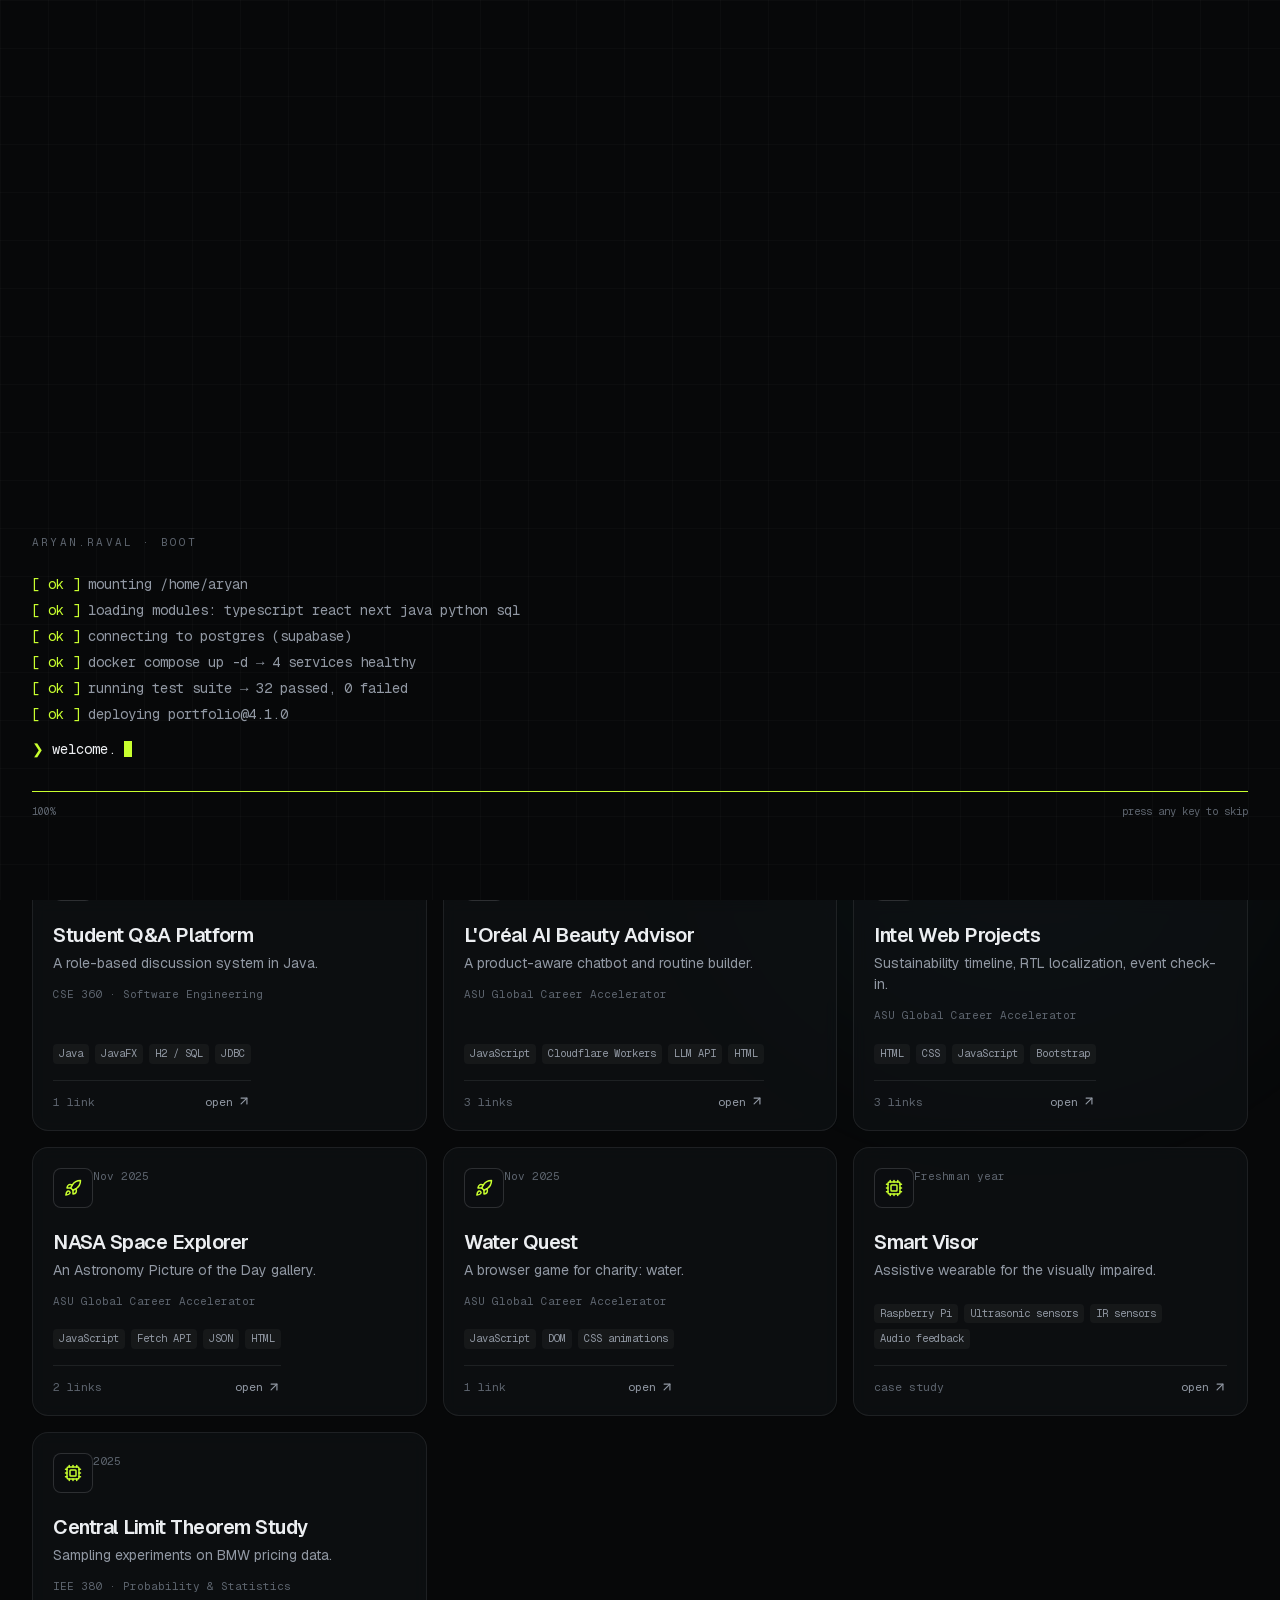
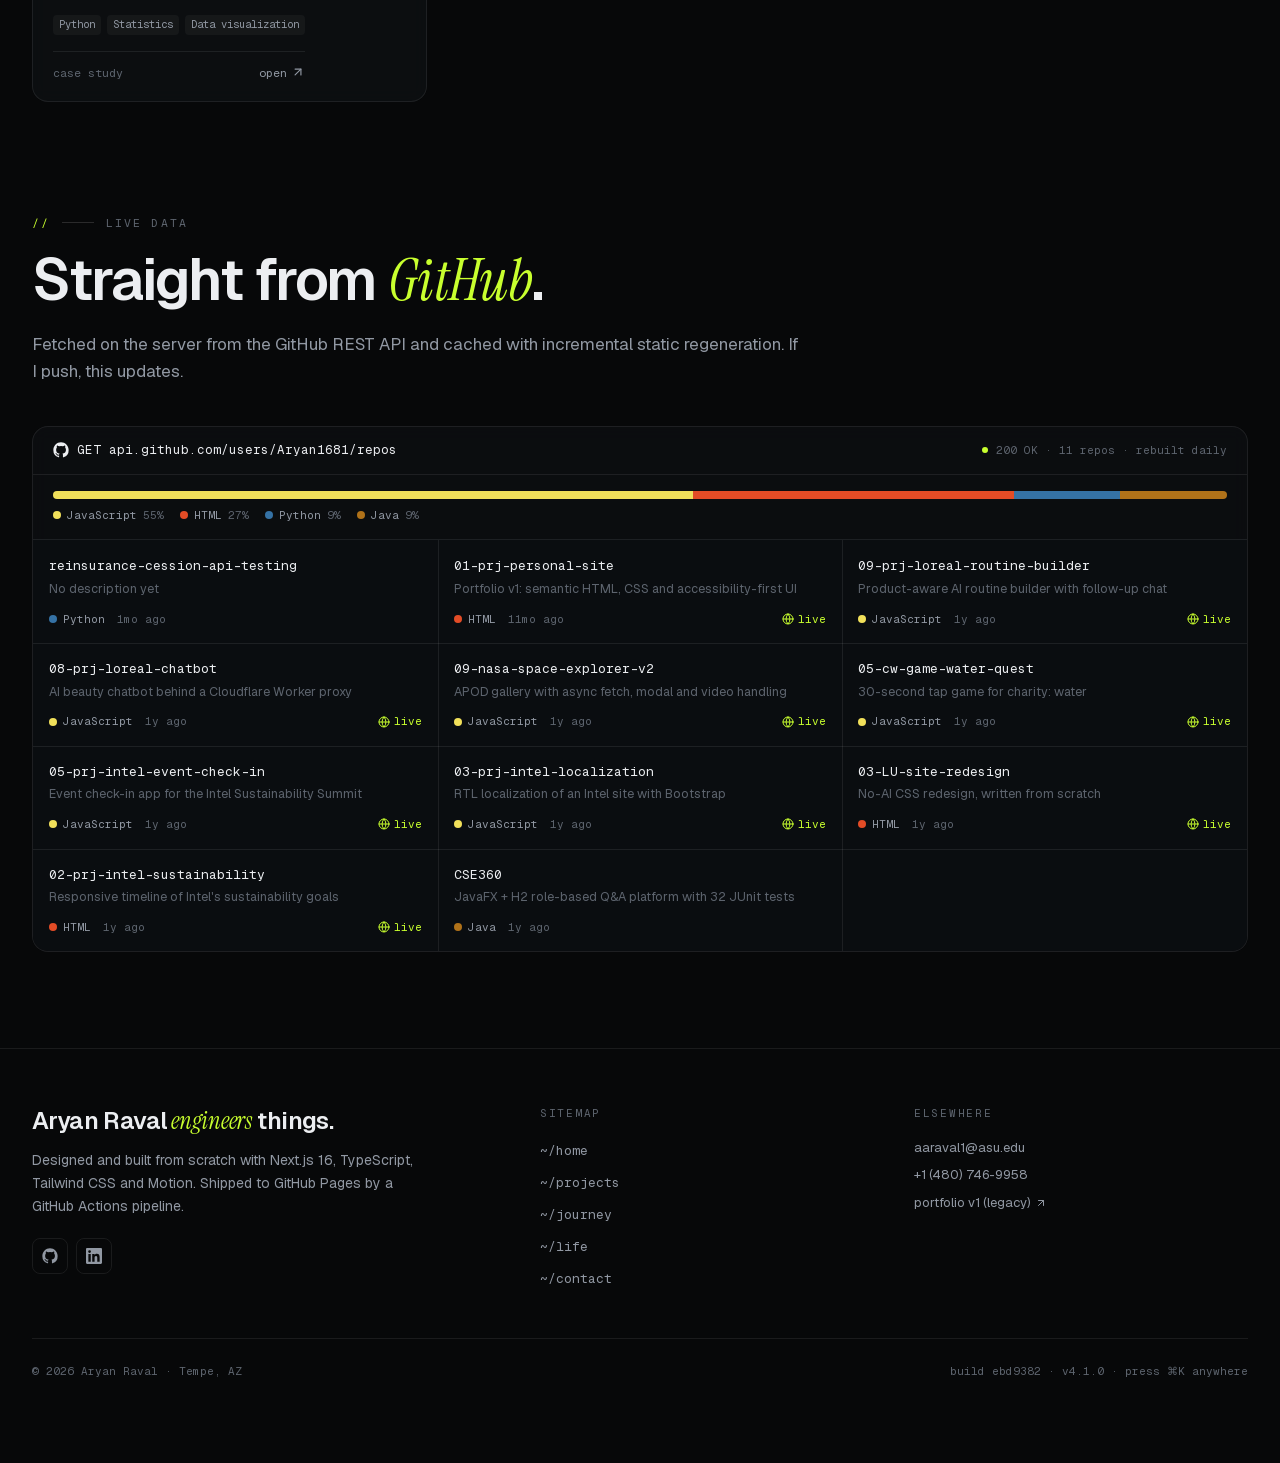
<file: projects/index.html>
<!DOCTYPE html><html lang="en" class="T19VSG_variable _8Li5zG_variable o_1SAq_variable"><head><meta charSet="utf-8"/><meta name="viewport" content="width=device-width, initial-scale=1"/><link rel="preload" href="/_next/static/media/797e433ab948586e-s.p.0r6juujl39pe6.woff2" as="font" crossorigin="" type="font/woff2"/><link rel="preload" href="/_next/static/media/7ebf22b5a21034f8-s.p.3j3877k49yy0l.woff2" as="font" crossorigin="" type="font/woff2"/><link rel="preload" href="/_next/static/media/caa3a2e1cccd8315-s.p.0wgildi0cnwt9.woff2" as="font" crossorigin="" type="font/woff2"/><link rel="preload" href="/_next/static/media/e41d5df559864f9e-s.p.1g73gv09-xcb6.woff2" as="font" crossorigin="" type="font/woff2"/><link rel="stylesheet" href="/_next/static/chunks/3q2xig94tih25.css" data-precedence="next"/><link rel="preload" as="script" fetchPriority="low" href="/_next/static/chunks/1ckvzn7sfprko.js"/><script src="/_next/static/chunks/2bzlqb104tejm.js" async=""></script><script src="/_next/static/chunks/2or1riwyasohw.js" async=""></script><script src="/_next/static/chunks/1-fibdkr3wypg.js" async=""></script><script src="/_next/static/chunks/turbopack-3-ry682tkyiqk.js" async=""></script><script src="/_next/static/chunks/42onvq6nokjl2.js" async=""></script><script src="/_next/static/chunks/1m4r3h1qzhj2j.js" async=""></script><script src="/_next/static/chunks/1ka4qujb72j-q.js" async=""></script><script src="/_next/static/chunks/0nrc8wn9wh2rp.js" async=""></script><meta name="theme-color" content="#070809"/><meta name="color-scheme" content="dark"/><title>Projects · Aryan Raval</title><meta name="description" content="Full-stack apps, AI integrations, DevOps migrations and more by Aryan Raval."/><meta name="author" content="Aryan Raval"/><meta name="keywords" content="Aryan Raval,software engineer,full-stack,Next.js,TypeScript,DevOps,ASU,portfolio"/><meta name="referrer" content="strict-origin-when-cross-origin"/><meta property="og:title" content="Aryan Raval · Software Engineer"/><meta property="og:description" content="Full-stack products and the infrastructure they ship on."/><meta property="og:image" content="https://aryan1681.github.io/images/aryan-portrait.jpg"/><meta property="og:image:width" content="853"/><meta property="og:image:height" content="1280"/><meta property="og:image:alt" content="Aryan Raval"/><meta property="og:type" content="website"/><meta name="twitter:card" content="summary_large_image"/><meta name="twitter:title" content="Aryan Raval · Software Engineer"/><meta name="twitter:description" content="Full-stack products and the infrastructure they ship on."/><meta name="twitter:image" content="https://aryan1681.github.io/images/aryan-portrait.jpg"/><meta name="twitter:image:alt" content="Aryan Raval"/><meta name="twitter:image:width" content="853"/><meta name="twitter:image:height" content="1280"/><link rel="icon" href="/icon.svg?icon.2ribvxsm2359e.svg" sizes="any" type="image/svg+xml"/><meta name="next-size-adjust" content=""/><script>try{if(sessionStorage.getItem("booted"))document.documentElement.setAttribute("data-booted","")}catch(e){}</script><script src="/_next/static/chunks/0cz1d0mv5g_q7.js" noModule=""></script></head><body class="grain min-h-dvh"><div hidden=""><!--$--><!--/$--></div><a href="#main" class="sr-only z-[90] rounded-md bg-accent px-3 py-2 text-accent-ink focus:not-sr-only focus:fixed focus:left-4 focus:top-4">Skip to content</a><div id="boot-overlay" aria-hidden="true" class="fixed inset-0 z-[100] flex items-end bg-bg transition-[clip-path] duration-700 ease-[cubic-bezier(.77,0,.18,1)]" style="clip-path:inset(0 0 0% 0)"><div class="hairline-grid absolute inset-0 opacity-60"></div><div class="relative mx-auto w-full max-w-7xl px-5 pb-14 sm:px-8 sm:pb-20"><p class="mb-6 font-mono text-[11px] uppercase tracking-[0.2em] text-dim">aryan.raval · boot</p><div class="space-y-1.5 font-mono text-[12.5px] sm:text-sm"></div><div class="mt-8 h-px w-full overflow-hidden bg-line"><div class="h-full bg-accent transition-[width] duration-200" style="width:0%"></div></div><div class="mt-3 flex justify-between font-mono text-[10.5px] text-dim"><span>0<!-- -->%</span><span class="pointer-coarse:hidden">press any key to skip</span><span class="hidden pointer-coarse:inline">tap to skip</span></div></div></div><div aria-hidden="true" class="pointer-events-none fixed inset-0 z-0"><canvas class="absolute inset-0"></canvas><div class="absolute -left-[20%] -top-[30%] h-[70vh] w-[70vw] rounded-full bg-[radial-gradient(closest-side,rgb(200_255_46/0.07),transparent)] blur-2xl"></div><div class="absolute -bottom-[30%] -right-[10%] h-[70vh] w-[60vw] rounded-full bg-[radial-gradient(closest-side,rgb(94_231_255/0.05),transparent)] blur-2xl"></div></div><header class="fixed inset-x-0 top-0 z-40 transition-[background-color,border-color,backdrop-filter] duration-300 border-b border-transparent"><nav class="mx-auto flex h-16 max-w-7xl items-center justify-between px-4 sm:px-6 lg:px-8" aria-label="Main"><a class="group flex items-center gap-2.5" aria-label="Aryan Raval, home" href="/"><span class="grid size-8 place-items-center rounded-md border border-line-2 bg-panel font-mono text-[11px] font-semibold tracking-tight text-accent transition-colors group-hover:border-accent/60">AR</span><span class="hidden whitespace-nowrap font-mono text-[13px] text-muted sm:inline">~/<span class="text-fg">aryan.raval</span><span class="ml-0.5 inline-block h-3.5 w-[7px] translate-y-[2px] animate-blink bg-accent"></span></span></a><ul class="hidden items-center gap-1 rounded-full border border-line bg-panel/60 p-1 backdrop-blur md:flex"><li class="relative"><a class="relative z-10 block rounded-full px-3.5 py-1.5 font-mono text-[12.5px] transition-colors text-muted hover:text-fg" href="/">~/<!-- -->home</a></li><li class="relative"><a class="relative z-10 block rounded-full px-3.5 py-1.5 font-mono text-[12.5px] transition-colors text-accent-ink" href="/projects/">~/<!-- -->projects</a><span class="absolute inset-0 rounded-full bg-accent"></span></li><li class="relative"><a class="relative z-10 block rounded-full px-3.5 py-1.5 font-mono text-[12.5px] transition-colors text-muted hover:text-fg" href="/journey/">~/<!-- -->journey</a></li><li class="relative"><a class="relative z-10 block rounded-full px-3.5 py-1.5 font-mono text-[12.5px] transition-colors text-muted hover:text-fg" href="/life/">~/<!-- -->life</a></li><li class="relative"><a class="relative z-10 block rounded-full px-3.5 py-1.5 font-mono text-[12.5px] transition-colors text-muted hover:text-fg" href="/contact/">~/<!-- -->contact</a></li></ul><div class="flex items-center gap-2"><button class="hidden items-center gap-2 rounded-lg border border-line bg-panel/60 px-2.5 py-1.5 font-mono text-[12px] text-muted transition-colors hover:border-line-2 hover:text-fg sm:flex md:hidden lg:flex" aria-label="Open command palette"><svg xmlns="http://www.w3.org/2000/svg" width="24" height="24" viewBox="0 0 24 24" fill="none" stroke="currentColor" stroke-width="2" stroke-linecap="round" stroke-linejoin="round" class="lucide lucide-command size-3.5" aria-hidden="true"><path d="M15 6v12a3 3 0 1 0 3-3H6a3 3 0 1 0 3 3V6a3 3 0 1 0-3 3h12a3 3 0 1 0-3-3"></path></svg><span>K</span></button><button class="flex items-center gap-2 rounded-lg bg-accent px-3 py-1.5 text-[13px] font-semibold text-accent-ink transition-transform hover:-translate-y-px active:translate-y-0"><svg xmlns="http://www.w3.org/2000/svg" width="24" height="24" viewBox="0 0 24 24" fill="none" stroke="currentColor" stroke-width="2" stroke-linecap="round" stroke-linejoin="round" class="lucide lucide-file-text size-4" aria-hidden="true"><path d="M6 22a2 2 0 0 1-2-2V4a2 2 0 0 1 2-2h8a2.4 2.4 0 0 1 1.704.706l3.588 3.588A2.4 2.4 0 0 1 20 8v12a2 2 0 0 1-2 2z"></path><path d="M14 2v5a1 1 0 0 0 1 1h5"></path><path d="M10 9H8"></path><path d="M16 13H8"></path><path d="M16 17H8"></path></svg><span>Resume</span></button><button class="grid size-9 place-items-center rounded-lg border border-line text-fg md:hidden" aria-label="Open menu" aria-expanded="false"><svg xmlns="http://www.w3.org/2000/svg" width="24" height="24" viewBox="0 0 24 24" fill="none" stroke="currentColor" stroke-width="2" stroke-linecap="round" stroke-linejoin="round" class="lucide lucide-menu size-4" aria-hidden="true"><path d="M4 5h16"></path><path d="M4 12h16"></path><path d="M4 19h16"></path></svg></button></div></nav></header><main id="main" class="relative z-10"><header data-component="PageHeader" class="relative mx-auto max-w-7xl px-4 pb-14 pt-36 sm:px-6 lg:px-8 lg:pt-40"><p class="font-mono text-[12.5px] text-dim"><span class="text-accent">❯</span> cd <!-- -->~/projects</p><h1 class="mt-5 text-[clamp(3rem,9vw,7rem)] font-semibold leading-[0.9] tracking-[-0.055em]"><span aria-label="Projects"><span aria-hidden="true">Projects</span></span><span class="serif-accent font-normal text-accent"> <!-- -->&amp; case studies.</span></h1><div class="mt-7 max-w-2xl text-[17px] leading-relaxed text-muted">Everything from Claude-powered data extraction to re-platforming a team&#x27;s CI/CD. Pick a card to open its README, with the architecture, what I built and the stack.</div><div class="mt-6"><p class="font-mono text-[12px] text-dim">ls -la ./projects → <!-- -->10<!-- --> entries</p></div></header><section data-component="ProjectsExplorer" class="relative mx-auto max-w-7xl px-4 sm:px-6 lg:px-8"><div><div class="no-scrollbar -mx-4 flex gap-2 overflow-x-auto px-4 pb-2 sm:mx-0 sm:flex-wrap sm:px-0" role="tablist" aria-label="Filter projects"><button role="tab" aria-selected="true" class="relative shrink-0 rounded-full border px-3.5 py-1.5 font-mono text-[12px] transition-colors border-accent text-accent-ink"><span class="absolute inset-0 rounded-full bg-accent"></span><span class="relative">all<!-- --> <span class="opacity-60">10</span></span></button><button role="tab" aria-selected="false" class="relative shrink-0 rounded-full border px-3.5 py-1.5 font-mono text-[12px] transition-colors border-line-2 text-muted hover:text-fg"><span class="relative">full-stack<!-- --> <span class="opacity-60">2</span></span></button><button role="tab" aria-selected="false" class="relative shrink-0 rounded-full border px-3.5 py-1.5 font-mono text-[12px] transition-colors border-line-2 text-muted hover:text-fg"><span class="relative">ai / llm<!-- --> <span class="opacity-60">3</span></span></button><button role="tab" aria-selected="false" class="relative shrink-0 rounded-full border px-3.5 py-1.5 font-mono text-[12px] transition-colors border-line-2 text-muted hover:text-fg"><span class="relative">devops &amp; cloud<!-- --> <span class="opacity-60">1</span></span></button><button role="tab" aria-selected="false" class="relative shrink-0 rounded-full border px-3.5 py-1.5 font-mono text-[12px] transition-colors border-line-2 text-muted hover:text-fg"><span class="relative">java &amp; backend<!-- --> <span class="opacity-60">1</span></span></button><button role="tab" aria-selected="false" class="relative shrink-0 rounded-full border px-3.5 py-1.5 font-mono text-[12px] transition-colors border-line-2 text-muted hover:text-fg"><span class="relative">frontend<!-- --> <span class="opacity-60">4</span></span></button><button role="tab" aria-selected="false" class="relative shrink-0 rounded-full border px-3.5 py-1.5 font-mono text-[12px] transition-colors border-line-2 text-muted hover:text-fg"><span class="relative">hardware &amp; data<!-- --> <span class="opacity-60">2</span></span></button></div><div class="mt-8 grid gap-4 sm:grid-cols-2 lg:grid-cols-3"><button type="button" class="spotlight group flex flex-col rounded-2xl border border-line bg-panel/70 p-5 text-left backdrop-blur transition-colors hover:border-line-2" style="opacity:0;transform:scale(0.97)"><div class="flex items-start justify-between"><span class="grid size-10 place-items-center rounded-lg border border-line-2 bg-bg-2 text-accent"><svg xmlns="http://www.w3.org/2000/svg" width="24" height="24" viewBox="0 0 24 24" fill="none" stroke="currentColor" stroke-width="2" stroke-linecap="round" stroke-linejoin="round" class="lucide lucide-layers lucide-layers-3 size-[18px]" aria-hidden="true"><path d="M12.83 2.18a2 2 0 0 0-1.66 0L2.6 6.08a1 1 0 0 0 0 1.83l8.58 3.91a2 2 0 0 0 1.66 0l8.58-3.9a1 1 0 0 0 0-1.83z"></path><path d="M2 12a1 1 0 0 0 .58.91l8.6 3.91a2 2 0 0 0 1.65 0l8.58-3.9A1 1 0 0 0 22 12"></path><path d="M2 17a1 1 0 0 0 .58.91l8.6 3.91a2 2 0 0 0 1.65 0l8.58-3.9A1 1 0 0 0 22 17"></path></svg></span><span class="font-mono text-[11px] text-dim">Apr 2026</span></div><h3 class="mt-5 text-xl font-semibold tracking-tight">Anton-Cx</h3><p class="mt-1 text-[14px] text-muted">Every payer policy. One source of truth.</p><div class="mt-auto pt-5"><div class="flex flex-wrap gap-1.5"><span class="rounded bg-white/[0.04] px-1.5 py-0.5 font-mono text-[10.5px] text-muted">Next.js</span><span class="rounded bg-white/[0.04] px-1.5 py-0.5 font-mono text-[10.5px] text-muted">TypeScript</span><span class="rounded bg-white/[0.04] px-1.5 py-0.5 font-mono text-[10.5px] text-muted">React</span><span class="rounded bg-white/[0.04] px-1.5 py-0.5 font-mono text-[10.5px] text-muted">Tailwind CSS</span></div><div class="mt-4 flex items-center justify-between border-t border-line pt-3 font-mono text-[11.5px]"><span class="text-dim">1 link</span><span class="flex items-center gap-1 text-muted transition-colors group-hover:text-accent">open <svg xmlns="http://www.w3.org/2000/svg" width="24" height="24" viewBox="0 0 24 24" fill="none" stroke="currentColor" stroke-width="2" stroke-linecap="round" stroke-linejoin="round" class="lucide lucide-arrow-up-right size-3.5" aria-hidden="true"><path d="M7 7h10v10"></path><path d="M7 17 17 7"></path></svg></span></div></div></button><button type="button" class="spotlight group flex flex-col rounded-2xl border border-line bg-panel/70 p-5 text-left backdrop-blur transition-colors hover:border-line-2" style="opacity:0;transform:scale(0.97)"><div class="flex items-start justify-between"><span class="grid size-10 place-items-center rounded-lg border border-line-2 bg-bg-2 text-accent"><svg xmlns="http://www.w3.org/2000/svg" width="24" height="24" viewBox="0 0 24 24" fill="none" stroke="currentColor" stroke-width="2" stroke-linecap="round" stroke-linejoin="round" class="lucide lucide-server size-[18px]" aria-hidden="true"><rect width="20" height="8" x="2" y="2" rx="2" ry="2"></rect><rect width="20" height="8" x="2" y="14" rx="2" ry="2"></rect><line x1="6" x2="6.01" y1="6" y2="6"></line><line x1="6" x2="6.01" y1="18" y2="18"></line></svg></span><span class="font-mono text-[11px] text-dim">Jun 2026 – Present</span></div><h3 class="mt-5 text-xl font-semibold tracking-tight">Atlassian → Open Source</h3><p class="mt-1 text-[14px] text-muted">Re-platforming an engineering team&#x27;s entire toolchain.</p><p class="mt-3 font-mono text-[11px] text-dim">NSV, Inc.</p><div class="mt-auto pt-5"><div class="flex flex-wrap gap-1.5"><span class="rounded bg-white/[0.04] px-1.5 py-0.5 font-mono text-[10.5px] text-muted">Forgejo</span><span class="rounded bg-white/[0.04] px-1.5 py-0.5 font-mono text-[10.5px] text-muted">Forgejo Actions</span><span class="rounded bg-white/[0.04] px-1.5 py-0.5 font-mono text-[10.5px] text-muted">OpenProject</span><span class="rounded bg-white/[0.04] px-1.5 py-0.5 font-mono text-[10.5px] text-muted">XWiki</span></div><div class="mt-4 flex items-center justify-between border-t border-line pt-3 font-mono text-[11.5px]"><span class="text-dim">case study</span><span class="flex items-center gap-1 text-muted transition-colors group-hover:text-accent">open <svg xmlns="http://www.w3.org/2000/svg" width="24" height="24" viewBox="0 0 24 24" fill="none" stroke="currentColor" stroke-width="2" stroke-linecap="round" stroke-linejoin="round" class="lucide lucide-arrow-up-right size-3.5" aria-hidden="true"><path d="M7 7h10v10"></path><path d="M7 17 17 7"></path></svg></span></div></div></button><button type="button" class="spotlight group flex flex-col rounded-2xl border border-line bg-panel/70 p-5 text-left backdrop-blur transition-colors hover:border-line-2" style="opacity:0;transform:scale(0.97)"><div class="flex items-start justify-between"><span class="grid size-10 place-items-center rounded-lg border border-line-2 bg-bg-2 text-accent"><svg xmlns="http://www.w3.org/2000/svg" width="24" height="24" viewBox="0 0 24 24" fill="none" stroke="currentColor" stroke-width="2" stroke-linecap="round" stroke-linejoin="round" class="lucide lucide-layers lucide-layers-3 size-[18px]" aria-hidden="true"><path d="M12.83 2.18a2 2 0 0 0-1.66 0L2.6 6.08a1 1 0 0 0 0 1.83l8.58 3.91a2 2 0 0 0 1.66 0l8.58-3.9a1 1 0 0 0 0-1.83z"></path><path d="M2 12a1 1 0 0 0 .58.91l8.6 3.91a2 2 0 0 0 1.65 0l8.58-3.9A1 1 0 0 0 22 12"></path><path d="M2 17a1 1 0 0 0 .58.91l8.6 3.91a2 2 0 0 0 1.65 0l8.58-3.9A1 1 0 0 0 22 17"></path></svg></span><span class="font-mono text-[11px] text-dim">Apr 2026</span></div><h3 class="mt-5 text-xl font-semibold tracking-tight">RecoveryOS</h3><p class="mt-1 text-[14px] text-muted">An AI-enabled wellness platform.</p><div class="mt-auto pt-5"><div class="flex flex-wrap gap-1.5"><span class="rounded bg-white/[0.04] px-1.5 py-0.5 font-mono text-[10.5px] text-muted">Next.js</span><span class="rounded bg-white/[0.04] px-1.5 py-0.5 font-mono text-[10.5px] text-muted">TypeScript</span><span class="rounded bg-white/[0.04] px-1.5 py-0.5 font-mono text-[10.5px] text-muted">React</span><span class="rounded bg-white/[0.04] px-1.5 py-0.5 font-mono text-[10.5px] text-muted">Tailwind CSS</span></div><div class="mt-4 flex items-center justify-between border-t border-line pt-3 font-mono text-[11.5px]"><span class="text-dim">case study</span><span class="flex items-center gap-1 text-muted transition-colors group-hover:text-accent">open <svg xmlns="http://www.w3.org/2000/svg" width="24" height="24" viewBox="0 0 24 24" fill="none" stroke="currentColor" stroke-width="2" stroke-linecap="round" stroke-linejoin="round" class="lucide lucide-arrow-up-right size-3.5" aria-hidden="true"><path d="M7 7h10v10"></path><path d="M7 17 17 7"></path></svg></span></div></div></button><button type="button" class="spotlight group flex flex-col rounded-2xl border border-line bg-panel/70 p-5 text-left backdrop-blur transition-colors hover:border-line-2" style="opacity:0;transform:scale(0.97)"><div class="flex items-start justify-between"><span class="grid size-10 place-items-center rounded-lg border border-line-2 bg-bg-2 text-accent"><svg xmlns="http://www.w3.org/2000/svg" width="24" height="24" viewBox="0 0 24 24" fill="none" stroke="currentColor" stroke-width="2" stroke-linecap="round" stroke-linejoin="round" class="lucide lucide-terminal size-[18px]" aria-hidden="true"><path d="M12 19h8"></path><path d="m4 17 6-6-6-6"></path></svg></span><span class="font-mono text-[11px] text-dim">Spring 2025</span></div><h3 class="mt-5 text-xl font-semibold tracking-tight">Student Q&amp;A Platform</h3><p class="mt-1 text-[14px] text-muted">A role-based discussion system in Java.</p><p class="mt-3 font-mono text-[11px] text-dim">CSE 360 · Software Engineering</p><div class="mt-auto pt-5"><div class="flex flex-wrap gap-1.5"><span class="rounded bg-white/[0.04] px-1.5 py-0.5 font-mono text-[10.5px] text-muted">Java</span><span class="rounded bg-white/[0.04] px-1.5 py-0.5 font-mono text-[10.5px] text-muted">JavaFX</span><span class="rounded bg-white/[0.04] px-1.5 py-0.5 font-mono text-[10.5px] text-muted">H2 / SQL</span><span class="rounded bg-white/[0.04] px-1.5 py-0.5 font-mono text-[10.5px] text-muted">JDBC</span></div><div class="mt-4 flex items-center justify-between border-t border-line pt-3 font-mono text-[11.5px]"><span class="text-dim">1 link</span><span class="flex items-center gap-1 text-muted transition-colors group-hover:text-accent">open <svg xmlns="http://www.w3.org/2000/svg" width="24" height="24" viewBox="0 0 24 24" fill="none" stroke="currentColor" stroke-width="2" stroke-linecap="round" stroke-linejoin="round" class="lucide lucide-arrow-up-right size-3.5" aria-hidden="true"><path d="M7 7h10v10"></path><path d="M7 17 17 7"></path></svg></span></div></div></button><button type="button" class="spotlight group flex flex-col rounded-2xl border border-line bg-panel/70 p-5 text-left backdrop-blur transition-colors hover:border-line-2" style="opacity:0;transform:scale(0.97)"><div class="flex items-start justify-between"><span class="grid size-10 place-items-center rounded-lg border border-line-2 bg-bg-2 text-accent"><svg xmlns="http://www.w3.org/2000/svg" width="24" height="24" viewBox="0 0 24 24" fill="none" stroke="currentColor" stroke-width="2" stroke-linecap="round" stroke-linejoin="round" class="lucide lucide-sparkles lucide-stars size-[18px]" aria-hidden="true"><path d="M11.017 2.814a1 1 0 0 1 1.966 0l1.051 5.558a2 2 0 0 0 1.594 1.594l5.558 1.051a1 1 0 0 1 0 1.966l-5.558 1.051a2 2 0 0 0-1.594 1.594l-1.051 5.558a1 1 0 0 1-1.966 0l-1.051-5.558a2 2 0 0 0-1.594-1.594l-5.558-1.051a1 1 0 0 1 0-1.966l5.558-1.051a2 2 0 0 0 1.594-1.594z"></path><path d="M20 2v4"></path><path d="M22 4h-4"></path><circle cx="4" cy="20" r="2"></circle></svg></span><span class="font-mono text-[11px] text-dim">Nov 2025</span></div><h3 class="mt-5 text-xl font-semibold tracking-tight">L&#x27;Oréal AI Beauty Advisor</h3><p class="mt-1 text-[14px] text-muted">A product-aware chatbot and routine builder.</p><p class="mt-3 font-mono text-[11px] text-dim">ASU Global Career Accelerator</p><div class="mt-auto pt-5"><div class="flex flex-wrap gap-1.5"><span class="rounded bg-white/[0.04] px-1.5 py-0.5 font-mono text-[10.5px] text-muted">JavaScript</span><span class="rounded bg-white/[0.04] px-1.5 py-0.5 font-mono text-[10.5px] text-muted">Cloudflare Workers</span><span class="rounded bg-white/[0.04] px-1.5 py-0.5 font-mono text-[10.5px] text-muted">LLM API</span><span class="rounded bg-white/[0.04] px-1.5 py-0.5 font-mono text-[10.5px] text-muted">HTML</span></div><div class="mt-4 flex items-center justify-between border-t border-line pt-3 font-mono text-[11.5px]"><span class="text-dim">3 links</span><span class="flex items-center gap-1 text-muted transition-colors group-hover:text-accent">open <svg xmlns="http://www.w3.org/2000/svg" width="24" height="24" viewBox="0 0 24 24" fill="none" stroke="currentColor" stroke-width="2" stroke-linecap="round" stroke-linejoin="round" class="lucide lucide-arrow-up-right size-3.5" aria-hidden="true"><path d="M7 7h10v10"></path><path d="M7 17 17 7"></path></svg></span></div></div></button><button type="button" class="spotlight group flex flex-col rounded-2xl border border-line bg-panel/70 p-5 text-left backdrop-blur transition-colors hover:border-line-2" style="opacity:0;transform:scale(0.97)"><div class="flex items-start justify-between"><span class="grid size-10 place-items-center rounded-lg border border-line-2 bg-bg-2 text-accent"><svg xmlns="http://www.w3.org/2000/svg" width="24" height="24" viewBox="0 0 24 24" fill="none" stroke="currentColor" stroke-width="2" stroke-linecap="round" stroke-linejoin="round" class="lucide lucide-rocket size-[18px]" aria-hidden="true"><path d="M12 15v5s3.03-.55 4-2c1.08-1.62 0-5 0-5"></path><path d="M4.5 16.5c-1.5 1.26-2 5-2 5s3.74-.5 5-2c.71-.84.7-2.13-.09-2.91a2.18 2.18 0 0 0-2.91-.09"></path><path d="M9 12a22 22 0 0 1 2-3.95A12.88 12.88 0 0 1 22 2c0 2.72-.78 7.5-6 11a22.4 22.4 0 0 1-4 2z"></path><path d="M9 12H4s.55-3.03 2-4c1.62-1.08 5 .05 5 .05"></path></svg></span><span class="font-mono text-[11px] text-dim">Sep 2025</span></div><h3 class="mt-5 text-xl font-semibold tracking-tight">Intel Web Projects</h3><p class="mt-1 text-[14px] text-muted">Sustainability timeline, RTL localization, event check-in.</p><p class="mt-3 font-mono text-[11px] text-dim">ASU Global Career Accelerator</p><div class="mt-auto pt-5"><div class="flex flex-wrap gap-1.5"><span class="rounded bg-white/[0.04] px-1.5 py-0.5 font-mono text-[10.5px] text-muted">HTML</span><span class="rounded bg-white/[0.04] px-1.5 py-0.5 font-mono text-[10.5px] text-muted">CSS</span><span class="rounded bg-white/[0.04] px-1.5 py-0.5 font-mono text-[10.5px] text-muted">JavaScript</span><span class="rounded bg-white/[0.04] px-1.5 py-0.5 font-mono text-[10.5px] text-muted">Bootstrap</span></div><div class="mt-4 flex items-center justify-between border-t border-line pt-3 font-mono text-[11.5px]"><span class="text-dim">3 links</span><span class="flex items-center gap-1 text-muted transition-colors group-hover:text-accent">open <svg xmlns="http://www.w3.org/2000/svg" width="24" height="24" viewBox="0 0 24 24" fill="none" stroke="currentColor" stroke-width="2" stroke-linecap="round" stroke-linejoin="round" class="lucide lucide-arrow-up-right size-3.5" aria-hidden="true"><path d="M7 7h10v10"></path><path d="M7 17 17 7"></path></svg></span></div></div></button><button type="button" class="spotlight group flex flex-col rounded-2xl border border-line bg-panel/70 p-5 text-left backdrop-blur transition-colors hover:border-line-2" style="opacity:0;transform:scale(0.97)"><div class="flex items-start justify-between"><span class="grid size-10 place-items-center rounded-lg border border-line-2 bg-bg-2 text-accent"><svg xmlns="http://www.w3.org/2000/svg" width="24" height="24" viewBox="0 0 24 24" fill="none" stroke="currentColor" stroke-width="2" stroke-linecap="round" stroke-linejoin="round" class="lucide lucide-rocket size-[18px]" aria-hidden="true"><path d="M12 15v5s3.03-.55 4-2c1.08-1.62 0-5 0-5"></path><path d="M4.5 16.5c-1.5 1.26-2 5-2 5s3.74-.5 5-2c.71-.84.7-2.13-.09-2.91a2.18 2.18 0 0 0-2.91-.09"></path><path d="M9 12a22 22 0 0 1 2-3.95A12.88 12.88 0 0 1 22 2c0 2.72-.78 7.5-6 11a22.4 22.4 0 0 1-4 2z"></path><path d="M9 12H4s.55-3.03 2-4c1.62-1.08 5 .05 5 .05"></path></svg></span><span class="font-mono text-[11px] text-dim">Nov 2025</span></div><h3 class="mt-5 text-xl font-semibold tracking-tight">NASA Space Explorer</h3><p class="mt-1 text-[14px] text-muted">An Astronomy Picture of the Day gallery.</p><p class="mt-3 font-mono text-[11px] text-dim">ASU Global Career Accelerator</p><div class="mt-auto pt-5"><div class="flex flex-wrap gap-1.5"><span class="rounded bg-white/[0.04] px-1.5 py-0.5 font-mono text-[10.5px] text-muted">JavaScript</span><span class="rounded bg-white/[0.04] px-1.5 py-0.5 font-mono text-[10.5px] text-muted">Fetch API</span><span class="rounded bg-white/[0.04] px-1.5 py-0.5 font-mono text-[10.5px] text-muted">JSON</span><span class="rounded bg-white/[0.04] px-1.5 py-0.5 font-mono text-[10.5px] text-muted">HTML</span></div><div class="mt-4 flex items-center justify-between border-t border-line pt-3 font-mono text-[11.5px]"><span class="text-dim">2 links</span><span class="flex items-center gap-1 text-muted transition-colors group-hover:text-accent">open <svg xmlns="http://www.w3.org/2000/svg" width="24" height="24" viewBox="0 0 24 24" fill="none" stroke="currentColor" stroke-width="2" stroke-linecap="round" stroke-linejoin="round" class="lucide lucide-arrow-up-right size-3.5" aria-hidden="true"><path d="M7 7h10v10"></path><path d="M7 17 17 7"></path></svg></span></div></div></button><button type="button" class="spotlight group flex flex-col rounded-2xl border border-line bg-panel/70 p-5 text-left backdrop-blur transition-colors hover:border-line-2" style="opacity:0;transform:scale(0.97)"><div class="flex items-start justify-between"><span class="grid size-10 place-items-center rounded-lg border border-line-2 bg-bg-2 text-accent"><svg xmlns="http://www.w3.org/2000/svg" width="24" height="24" viewBox="0 0 24 24" fill="none" stroke="currentColor" stroke-width="2" stroke-linecap="round" stroke-linejoin="round" class="lucide lucide-rocket size-[18px]" aria-hidden="true"><path d="M12 15v5s3.03-.55 4-2c1.08-1.62 0-5 0-5"></path><path d="M4.5 16.5c-1.5 1.26-2 5-2 5s3.74-.5 5-2c.71-.84.7-2.13-.09-2.91a2.18 2.18 0 0 0-2.91-.09"></path><path d="M9 12a22 22 0 0 1 2-3.95A12.88 12.88 0 0 1 22 2c0 2.72-.78 7.5-6 11a22.4 22.4 0 0 1-4 2z"></path><path d="M9 12H4s.55-3.03 2-4c1.62-1.08 5 .05 5 .05"></path></svg></span><span class="font-mono text-[11px] text-dim">Nov 2025</span></div><h3 class="mt-5 text-xl font-semibold tracking-tight">Water Quest</h3><p class="mt-1 text-[14px] text-muted">A browser game for charity: water.</p><p class="mt-3 font-mono text-[11px] text-dim">ASU Global Career Accelerator</p><div class="mt-auto pt-5"><div class="flex flex-wrap gap-1.5"><span class="rounded bg-white/[0.04] px-1.5 py-0.5 font-mono text-[10.5px] text-muted">JavaScript</span><span class="rounded bg-white/[0.04] px-1.5 py-0.5 font-mono text-[10.5px] text-muted">DOM</span><span class="rounded bg-white/[0.04] px-1.5 py-0.5 font-mono text-[10.5px] text-muted">CSS animations</span></div><div class="mt-4 flex items-center justify-between border-t border-line pt-3 font-mono text-[11.5px]"><span class="text-dim">1 link</span><span class="flex items-center gap-1 text-muted transition-colors group-hover:text-accent">open <svg xmlns="http://www.w3.org/2000/svg" width="24" height="24" viewBox="0 0 24 24" fill="none" stroke="currentColor" stroke-width="2" stroke-linecap="round" stroke-linejoin="round" class="lucide lucide-arrow-up-right size-3.5" aria-hidden="true"><path d="M7 7h10v10"></path><path d="M7 17 17 7"></path></svg></span></div></div></button><button type="button" class="spotlight group flex flex-col rounded-2xl border border-line bg-panel/70 p-5 text-left backdrop-blur transition-colors hover:border-line-2" style="opacity:0;transform:scale(0.97)"><div class="flex items-start justify-between"><span class="grid size-10 place-items-center rounded-lg border border-line-2 bg-bg-2 text-accent"><svg xmlns="http://www.w3.org/2000/svg" width="24" height="24" viewBox="0 0 24 24" fill="none" stroke="currentColor" stroke-width="2" stroke-linecap="round" stroke-linejoin="round" class="lucide lucide-cpu size-[18px]" aria-hidden="true"><path d="M12 20v2"></path><path d="M12 2v2"></path><path d="M17 20v2"></path><path d="M17 2v2"></path><path d="M2 12h2"></path><path d="M2 17h2"></path><path d="M2 7h2"></path><path d="M20 12h2"></path><path d="M20 17h2"></path><path d="M20 7h2"></path><path d="M7 20v2"></path><path d="M7 2v2"></path><rect x="4" y="4" width="16" height="16" rx="2"></rect><rect x="8" y="8" width="8" height="8" rx="1"></rect></svg></span><span class="font-mono text-[11px] text-dim">Freshman year</span></div><h3 class="mt-5 text-xl font-semibold tracking-tight">Smart Visor</h3><p class="mt-1 text-[14px] text-muted">Assistive wearable for the visually impaired.</p><div class="mt-auto pt-5"><div class="flex flex-wrap gap-1.5"><span class="rounded bg-white/[0.04] px-1.5 py-0.5 font-mono text-[10.5px] text-muted">Raspberry Pi</span><span class="rounded bg-white/[0.04] px-1.5 py-0.5 font-mono text-[10.5px] text-muted">Ultrasonic sensors</span><span class="rounded bg-white/[0.04] px-1.5 py-0.5 font-mono text-[10.5px] text-muted">IR sensors</span><span class="rounded bg-white/[0.04] px-1.5 py-0.5 font-mono text-[10.5px] text-muted">Audio feedback</span></div><div class="mt-4 flex items-center justify-between border-t border-line pt-3 font-mono text-[11.5px]"><span class="text-dim">case study</span><span class="flex items-center gap-1 text-muted transition-colors group-hover:text-accent">open <svg xmlns="http://www.w3.org/2000/svg" width="24" height="24" viewBox="0 0 24 24" fill="none" stroke="currentColor" stroke-width="2" stroke-linecap="round" stroke-linejoin="round" class="lucide lucide-arrow-up-right size-3.5" aria-hidden="true"><path d="M7 7h10v10"></path><path d="M7 17 17 7"></path></svg></span></div></div></button><button type="button" class="spotlight group flex flex-col rounded-2xl border border-line bg-panel/70 p-5 text-left backdrop-blur transition-colors hover:border-line-2" style="opacity:0;transform:scale(0.97)"><div class="flex items-start justify-between"><span class="grid size-10 place-items-center rounded-lg border border-line-2 bg-bg-2 text-accent"><svg xmlns="http://www.w3.org/2000/svg" width="24" height="24" viewBox="0 0 24 24" fill="none" stroke="currentColor" stroke-width="2" stroke-linecap="round" stroke-linejoin="round" class="lucide lucide-cpu size-[18px]" aria-hidden="true"><path d="M12 20v2"></path><path d="M12 2v2"></path><path d="M17 20v2"></path><path d="M17 2v2"></path><path d="M2 12h2"></path><path d="M2 17h2"></path><path d="M2 7h2"></path><path d="M20 12h2"></path><path d="M20 17h2"></path><path d="M20 7h2"></path><path d="M7 20v2"></path><path d="M7 2v2"></path><rect x="4" y="4" width="16" height="16" rx="2"></rect><rect x="8" y="8" width="8" height="8" rx="1"></rect></svg></span><span class="font-mono text-[11px] text-dim">2025</span></div><h3 class="mt-5 text-xl font-semibold tracking-tight">Central Limit Theorem Study</h3><p class="mt-1 text-[14px] text-muted">Sampling experiments on BMW pricing data.</p><p class="mt-3 font-mono text-[11px] text-dim">IEE 380 · Probability &amp; Statistics</p><div class="mt-auto pt-5"><div class="flex flex-wrap gap-1.5"><span class="rounded bg-white/[0.04] px-1.5 py-0.5 font-mono text-[10.5px] text-muted">Python</span><span class="rounded bg-white/[0.04] px-1.5 py-0.5 font-mono text-[10.5px] text-muted">Statistics</span><span class="rounded bg-white/[0.04] px-1.5 py-0.5 font-mono text-[10.5px] text-muted">Data visualization</span></div><div class="mt-4 flex items-center justify-between border-t border-line pt-3 font-mono text-[11.5px]"><span class="text-dim">case study</span><span class="flex items-center gap-1 text-muted transition-colors group-hover:text-accent">open <svg xmlns="http://www.w3.org/2000/svg" width="24" height="24" viewBox="0 0 24 24" fill="none" stroke="currentColor" stroke-width="2" stroke-linecap="round" stroke-linejoin="round" class="lucide lucide-arrow-up-right size-3.5" aria-hidden="true"><path d="M7 7h10v10"></path><path d="M7 17 17 7"></path></svg></span></div></div></button></div></div></section><section data-component="GitHubFeed" class="relative mx-auto max-w-7xl px-4 pt-28 sm:px-6 lg:px-8"><div class="max-w-3xl" style="opacity:0;transform:translateY(18px)"><p class="flex items-center gap-3 font-mono text-[11.5px] uppercase tracking-[0.18em] text-dim "><span class="text-accent">//</span><span class="h-px w-8 bg-line-2"></span>live data</p><h2 class="mt-5 text-[clamp(2rem,5vw,3.6rem)] font-semibold leading-[1.02] tracking-[-0.035em]"><span>Straight from </span><span class="serif-accent text-accent">GitHub</span><span>.</span></h2><p class="mt-5 text-[16px] leading-relaxed text-muted sm:text-[17px]">Fetched on the server from the GitHub REST API and cached with incremental static regeneration. If I push, this updates.</p></div><div class="mt-10"><!--$?--><template id="B:0"></template><div class="h-64 animate-pulse rounded-2xl border border-line bg-panel/50"></div><!--/$--></div></section><!--$--><!--/$--></main><footer class="relative z-10 mt-24 border-t border-line" data-component="Footer"><div class="mx-auto max-w-7xl px-4 py-14 sm:px-6 lg:px-8"><div class="grid grid-cols-1 gap-10 md:grid-cols-[1.4fr_1fr_1fr]"><div><p class="text-2xl font-semibold tracking-tight">Aryan Raval<span class="serif-accent text-accent"> engineers</span> things.</p><p class="mt-3 max-w-sm text-[14px] leading-relaxed text-muted">Designed and built from scratch with Next.js 16, TypeScript, Tailwind CSS and Motion. Shipped to GitHub Pages by a GitHub Actions pipeline.</p><div class="mt-5 flex gap-2"><a href="https://github.com/Aryan1681" target="_blank" rel="noreferrer" aria-label="GitHub" class="grid size-9 place-items-center rounded-lg border border-line text-muted hover:border-line-2 hover:text-fg"><svg viewBox="0 0 24 24" width="16" height="16" fill="currentColor" aria-hidden="true"><path d="M12 .5C5.73.5.5 5.73.5 12a11.5 11.5 0 0 0 7.86 10.92c.58.1.79-.25.79-.56v-2c-3.2.7-3.87-1.37-3.87-1.37-.53-1.33-1.28-1.69-1.28-1.69-1.05-.72.08-.7.08-.7 1.16.08 1.77 1.19 1.77 1.19 1.03 1.77 2.7 1.26 3.36.96.1-.75.4-1.26.73-1.55-2.55-.29-5.24-1.28-5.24-5.68 0-1.26.45-2.28 1.19-3.09-.12-.29-.52-1.46.11-3.05 0 0 .97-.31 3.17 1.18a11 11 0 0 1 5.77 0c2.2-1.49 3.17-1.18 3.17-1.18.63 1.59.23 2.76.11 3.05.74.81 1.19 1.83 1.19 3.09 0 4.41-2.69 5.38-5.26 5.67.41.36.78 1.06.78 2.14v3.17c0 .31.21.67.8.56A11.5 11.5 0 0 0 23.5 12C23.5 5.73 18.27.5 12 .5Z"></path></svg></a><a href="https://www.linkedin.com/in/aryan-a-raval" target="_blank" rel="noreferrer" aria-label="LinkedIn" class="grid size-9 place-items-center rounded-lg border border-line text-muted hover:border-line-2 hover:text-fg"><svg viewBox="0 0 24 24" width="16" height="16" fill="currentColor" aria-hidden="true"><path d="M20.45 20.45h-3.56v-5.57c0-1.33-.02-3.04-1.85-3.04-1.86 0-2.14 1.45-2.14 2.94v5.67H9.35V9h3.41v1.56h.05c.48-.9 1.64-1.85 3.37-1.85 3.6 0 4.27 2.37 4.27 5.46v6.28ZM5.34 7.43a2.06 2.06 0 1 1 0-4.13 2.06 2.06 0 0 1 0 4.13ZM7.12 20.45H3.56V9h3.56v11.45ZM22.22 0H1.77C.79 0 0 .77 0 1.73v20.54C0 23.23.79 24 1.77 24h20.45c.98 0 1.78-.77 1.78-1.73V1.73C24 .77 23.2 0 22.22 0Z"></path></svg></a></div></div><div><p class="font-mono text-[11px] uppercase tracking-[0.16em] text-dim">sitemap</p><ul class="mt-4 space-y-2"><li><a class="font-mono text-[13px] text-muted hover:text-accent" href="/">~/<!-- -->home</a></li><li><a class="font-mono text-[13px] text-muted hover:text-accent" href="/projects/">~/<!-- -->projects</a></li><li><a class="font-mono text-[13px] text-muted hover:text-accent" href="/journey/">~/<!-- -->journey</a></li><li><a class="font-mono text-[13px] text-muted hover:text-accent" href="/life/">~/<!-- -->life</a></li><li><a class="font-mono text-[13px] text-muted hover:text-accent" href="/contact/">~/<!-- -->contact</a></li></ul></div><div><p class="font-mono text-[11px] uppercase tracking-[0.16em] text-dim">elsewhere</p><ul class="mt-4 space-y-2 text-[13px]"><li><a class="text-muted hover:text-fg" href="mailto:aaraval1@asu.edu">aaraval1@asu.edu</a></li><li><a class="text-muted hover:text-fg" href="tel:+14807469958">+1 (480) 746-9958</a></li><li><a class="inline-flex items-center gap-1 text-muted hover:text-fg" href="https://aryan1681.github.io/01-prj-personal-site/" target="_blank" rel="noreferrer">portfolio v1 (legacy) <svg xmlns="http://www.w3.org/2000/svg" width="24" height="24" viewBox="0 0 24 24" fill="none" stroke="currentColor" stroke-width="2" stroke-linecap="round" stroke-linejoin="round" class="lucide lucide-arrow-up-right size-3" aria-hidden="true"><path d="M7 7h10v10"></path><path d="M7 17 17 7"></path></svg></a></li></ul></div></div><div class="mt-12 flex flex-col justify-between gap-2 border-t border-line pt-6 font-mono text-[11px] text-dim sm:flex-row"><span>© <!-- -->2026<!-- --> <!-- -->Aryan Raval<!-- --> · <!-- -->Tempe, AZ</span><span>build <!-- -->ebd9382<!-- --> · v4.1.0 · press ⌘K anywhere</span></div></div></footer><div class="fixed inset-x-0 bottom-0 z-40 hidden h-7 items-center justify-between border-t border-line bg-bg-2/90 px-3 font-mono text-[11px] text-muted backdrop-blur lg:flex"><div class="flex items-center"><span class="flex items-center gap-1.5 bg-accent px-2.5 py-1 font-medium text-accent-ink"><svg xmlns="http://www.w3.org/2000/svg" width="24" height="24" viewBox="0 0 24 24" fill="none" stroke="currentColor" stroke-width="2" stroke-linecap="round" stroke-linejoin="round" class="lucide lucide-git-branch size-3" aria-hidden="true"><path d="M15 6a9 9 0 0 0-9 9V3"></path><circle cx="18" cy="6" r="3"></circle><circle cx="6" cy="18" r="3"></circle></svg> main</span><span class="flex items-center gap-1.5 px-3"><svg xmlns="http://www.w3.org/2000/svg" width="24" height="24" viewBox="0 0 24 24" fill="none" stroke="currentColor" stroke-width="2" stroke-linecap="round" stroke-linejoin="round" class="lucide lucide-circle-check lucide-check-circle-2 size-3 text-accent" aria-hidden="true"><circle cx="12" cy="12" r="10"></circle><path d="m16 9-5.5 5.5L8 12"></path></svg> build passing</span><span class="hidden items-center gap-1.5 px-3 xl:flex"><svg xmlns="http://www.w3.org/2000/svg" width="24" height="24" viewBox="0 0 24 24" fill="none" stroke="currentColor" stroke-width="2" stroke-linecap="round" stroke-linejoin="round" class="lucide lucide-map-pin size-3" aria-hidden="true"><path d="M20 10c0 4.993-5.539 10.193-7.399 11.799a1 1 0 0 1-1.202 0C9.539 20.193 4 14.993 4 10a8 8 0 0 1 16 0"></path><circle cx="12" cy="10" r="3"></circle></svg> <!-- -->Tempe, AZ</span></div><div class="flex items-center"><span class="flex items-center gap-2 px-3"><span class="size-1.5 animate-pulse-dot rounded-full bg-accent"></span>Open to new-grad software engineering roles · 2027</span><button class="px-3 py-1 transition-colors hover:text-fg " aria-pressed="false" title="Outline every component on the page">&lt;/&gt;<!-- --> dev mode: <!-- -->off</button><button class="flex items-center gap-1 px-3 py-1 hover:text-fg"><svg xmlns="http://www.w3.org/2000/svg" width="24" height="24" viewBox="0 0 24 24" fill="none" stroke="currentColor" stroke-width="2" stroke-linecap="round" stroke-linejoin="round" class="lucide lucide-command size-3" aria-hidden="true"><path d="M15 6v12a3 3 0 1 0 3-3H6a3 3 0 1 0 3 3V6a3 3 0 1 0-3 3h12a3 3 0 1 0-3-3"></path></svg>K</button><span class="px-3 text-dim">UTF-8 · TSX</span></div></div><div class="pointer-events-none fixed inset-x-0 bottom-10 z-[80] flex justify-center px-4" aria-live="polite"></div><script>requestAnimationFrame(function(){$RT=performance.now()});</script><script id="_R_">(globalThis["TURBOPACK"] || (globalThis["TURBOPACK"] = [])).push({"otherChunks":["static/chunks/1ckvzn7sfprko.js","static/chunks/2bzlqb104tejm.js","static/chunks/2or1riwyasohw.js","static/chunks/1-fibdkr3wypg.js"],"runtimeModuleIds":[94553]});</script><script src="/_next/static/chunks/1ckvzn7sfprko.js" async=""></script><div hidden id="S:0"><div class="overflow-hidden rounded-2xl border border-line bg-panel/60 backdrop-blur"><div class="flex flex-wrap items-center justify-between gap-3 border-b border-line px-5 py-3.5"><a href="https://github.com/Aryan1681" target="_blank" rel="noreferrer" class="flex items-center gap-2 font-mono text-[12.5px] text-fg hover:text-accent"><svg viewBox="0 0 24 24" width="16" height="16" fill="currentColor" aria-hidden="true"><path d="M12 .5C5.73.5.5 5.73.5 12a11.5 11.5 0 0 0 7.86 10.92c.58.1.79-.25.79-.56v-2c-3.2.7-3.87-1.37-3.87-1.37-.53-1.33-1.28-1.69-1.28-1.69-1.05-.72.08-.7.08-.7 1.16.08 1.77 1.19 1.77 1.19 1.03 1.77 2.7 1.26 3.36.96.1-.75.4-1.26.73-1.55-2.55-.29-5.24-1.28-5.24-5.68 0-1.26.45-2.28 1.19-3.09-.12-.29-.52-1.46.11-3.05 0 0 .97-.31 3.17 1.18a11 11 0 0 1 5.77 0c2.2-1.49 3.17-1.18 3.17-1.18.63 1.59.23 2.76.11 3.05.74.81 1.19 1.83 1.19 3.09 0 4.41-2.69 5.38-5.26 5.67.41.36.78 1.06.78 2.14v3.17c0 .31.21.67.8.56A11.5 11.5 0 0 0 23.5 12C23.5 5.73 18.27.5 12 .5Z"></path></svg> GET api.github.com/users/Aryan1681/repos</a><span class="flex items-center gap-2 font-mono text-[11px] text-dim"><span class="size-1.5 animate-pulse-dot rounded-full bg-accent"></span> 200 OK · <!-- -->11<!-- --> repos · rebuilt daily</span></div><div class="px-5 pt-4"><div class="flex h-2 overflow-hidden rounded-full" role="img" aria-label="Language breakdown across repositories"><span style="width:54.54545454545454%;background:#f1e05a"></span><span style="width:27.27272727272727%;background:#e34c26"></span><span style="width:9.090909090909092%;background:#3572A5"></span><span style="width:9.090909090909092%;background:#b07219"></span></div><div class="mt-2 flex flex-wrap gap-x-4 gap-y-1 font-mono text-[11px] text-muted"><span class="flex items-center gap-1.5"><span class="size-2 rounded-full" style="background:#f1e05a"></span>JavaScript<!-- --> <span class="text-dim">55<!-- -->%</span></span><span class="flex items-center gap-1.5"><span class="size-2 rounded-full" style="background:#e34c26"></span>HTML<!-- --> <span class="text-dim">27<!-- -->%</span></span><span class="flex items-center gap-1.5"><span class="size-2 rounded-full" style="background:#3572A5"></span>Python<!-- --> <span class="text-dim">9<!-- -->%</span></span><span class="flex items-center gap-1.5"><span class="size-2 rounded-full" style="background:#b07219"></span>Java<!-- --> <span class="text-dim">9<!-- -->%</span></span></div></div><ul class="mt-4 grid border-t border-line bg-bg-2/95 sm:grid-cols-2 lg:grid-cols-3"><li class="flex flex-col p-4 shadow-[1px_0_0_0_var(--color-line),0_1px_0_0_var(--color-line)] transition-colors hover:bg-panel-2"><a href="https://github.com/Aryan1681/reinsurance-cession-api-testing" target="_blank" rel="noreferrer" class="truncate font-mono text-[13px] text-fg hover:text-accent">reinsurance-cession-api-testing</a><p class="mt-1 line-clamp-2 text-[12.5px] text-dim">No description yet</p><div class="mt-auto flex items-center gap-3 pt-3 font-mono text-[11px] text-muted"><span class="flex items-center gap-1.5"><span class="size-2 rounded-full" style="background:#3572A5"></span>Python</span><span class="text-dim">1mo ago</span></div></li><li class="flex flex-col p-4 shadow-[1px_0_0_0_var(--color-line),0_1px_0_0_var(--color-line)] transition-colors hover:bg-panel-2"><a href="https://github.com/Aryan1681/01-prj-personal-site" target="_blank" rel="noreferrer" class="truncate font-mono text-[13px] text-fg hover:text-accent">01-prj-personal-site</a><p class="mt-1 line-clamp-2 text-[12.5px] text-dim">Portfolio v1: semantic HTML, CSS and accessibility-first UI</p><div class="mt-auto flex items-center gap-3 pt-3 font-mono text-[11px] text-muted"><span class="flex items-center gap-1.5"><span class="size-2 rounded-full" style="background:#e34c26"></span>HTML</span><span class="text-dim">11mo ago</span><a href="https://aryan1681.github.io/01-prj-personal-site/" target="_blank" rel="noreferrer" class="ml-auto flex items-center gap-1 text-accent hover:underline"><svg xmlns="http://www.w3.org/2000/svg" width="24" height="24" viewBox="0 0 24 24" fill="none" stroke="currentColor" stroke-width="2" stroke-linecap="round" stroke-linejoin="round" class="lucide lucide-globe size-3" aria-hidden="true"><circle cx="12" cy="12" r="10"></circle><path d="M12 2a14.5 14.5 0 0 0 0 20 14.5 14.5 0 0 0 0-20"></path><path d="M2 12h20"></path></svg> live</a></div></li><li class="flex flex-col p-4 shadow-[1px_0_0_0_var(--color-line),0_1px_0_0_var(--color-line)] transition-colors hover:bg-panel-2"><a href="https://github.com/Aryan1681/09-prj-loreal-routine-builder" target="_blank" rel="noreferrer" class="truncate font-mono text-[13px] text-fg hover:text-accent">09-prj-loreal-routine-builder</a><p class="mt-1 line-clamp-2 text-[12.5px] text-dim">Product-aware AI routine builder with follow-up chat</p><div class="mt-auto flex items-center gap-3 pt-3 font-mono text-[11px] text-muted"><span class="flex items-center gap-1.5"><span class="size-2 rounded-full" style="background:#f1e05a"></span>JavaScript</span><span class="text-dim">1y ago</span><a href="https://aryan1681.github.io/09-prj-loreal-routine-builder/" target="_blank" rel="noreferrer" class="ml-auto flex items-center gap-1 text-accent hover:underline"><svg xmlns="http://www.w3.org/2000/svg" width="24" height="24" viewBox="0 0 24 24" fill="none" stroke="currentColor" stroke-width="2" stroke-linecap="round" stroke-linejoin="round" class="lucide lucide-globe size-3" aria-hidden="true"><circle cx="12" cy="12" r="10"></circle><path d="M12 2a14.5 14.5 0 0 0 0 20 14.5 14.5 0 0 0 0-20"></path><path d="M2 12h20"></path></svg> live</a></div></li><li class="flex flex-col p-4 shadow-[1px_0_0_0_var(--color-line),0_1px_0_0_var(--color-line)] transition-colors hover:bg-panel-2"><a href="https://github.com/Aryan1681/08-prj-loreal-chatbot" target="_blank" rel="noreferrer" class="truncate font-mono text-[13px] text-fg hover:text-accent">08-prj-loreal-chatbot</a><p class="mt-1 line-clamp-2 text-[12.5px] text-dim">AI beauty chatbot behind a Cloudflare Worker proxy</p><div class="mt-auto flex items-center gap-3 pt-3 font-mono text-[11px] text-muted"><span class="flex items-center gap-1.5"><span class="size-2 rounded-full" style="background:#f1e05a"></span>JavaScript</span><span class="text-dim">1y ago</span><a href="https://aryan1681.github.io/08-prj-loreal-chatbot/" target="_blank" rel="noreferrer" class="ml-auto flex items-center gap-1 text-accent hover:underline"><svg xmlns="http://www.w3.org/2000/svg" width="24" height="24" viewBox="0 0 24 24" fill="none" stroke="currentColor" stroke-width="2" stroke-linecap="round" stroke-linejoin="round" class="lucide lucide-globe size-3" aria-hidden="true"><circle cx="12" cy="12" r="10"></circle><path d="M12 2a14.5 14.5 0 0 0 0 20 14.5 14.5 0 0 0 0-20"></path><path d="M2 12h20"></path></svg> live</a></div></li><li class="flex flex-col p-4 shadow-[1px_0_0_0_var(--color-line),0_1px_0_0_var(--color-line)] transition-colors hover:bg-panel-2"><a href="https://github.com/Aryan1681/09-nasa-space-explorer-v2" target="_blank" rel="noreferrer" class="truncate font-mono text-[13px] text-fg hover:text-accent">09-nasa-space-explorer-v2</a><p class="mt-1 line-clamp-2 text-[12.5px] text-dim">APOD gallery with async fetch, modal and video handling</p><div class="mt-auto flex items-center gap-3 pt-3 font-mono text-[11px] text-muted"><span class="flex items-center gap-1.5"><span class="size-2 rounded-full" style="background:#f1e05a"></span>JavaScript</span><span class="text-dim">1y ago</span><a href="https://aryan1681.github.io/09-nasa-space-explorer-v2/" target="_blank" rel="noreferrer" class="ml-auto flex items-center gap-1 text-accent hover:underline"><svg xmlns="http://www.w3.org/2000/svg" width="24" height="24" viewBox="0 0 24 24" fill="none" stroke="currentColor" stroke-width="2" stroke-linecap="round" stroke-linejoin="round" class="lucide lucide-globe size-3" aria-hidden="true"><circle cx="12" cy="12" r="10"></circle><path d="M12 2a14.5 14.5 0 0 0 0 20 14.5 14.5 0 0 0 0-20"></path><path d="M2 12h20"></path></svg> live</a></div></li><li class="flex flex-col p-4 shadow-[1px_0_0_0_var(--color-line),0_1px_0_0_var(--color-line)] transition-colors hover:bg-panel-2"><a href="https://github.com/Aryan1681/05-cw-game-water-quest" target="_blank" rel="noreferrer" class="truncate font-mono text-[13px] text-fg hover:text-accent">05-cw-game-water-quest</a><p class="mt-1 line-clamp-2 text-[12.5px] text-dim">30-second tap game for charity: water</p><div class="mt-auto flex items-center gap-3 pt-3 font-mono text-[11px] text-muted"><span class="flex items-center gap-1.5"><span class="size-2 rounded-full" style="background:#f1e05a"></span>JavaScript</span><span class="text-dim">1y ago</span><a href="https://aryan1681.github.io/05-cw-game-water-quest/" target="_blank" rel="noreferrer" class="ml-auto flex items-center gap-1 text-accent hover:underline"><svg xmlns="http://www.w3.org/2000/svg" width="24" height="24" viewBox="0 0 24 24" fill="none" stroke="currentColor" stroke-width="2" stroke-linecap="round" stroke-linejoin="round" class="lucide lucide-globe size-3" aria-hidden="true"><circle cx="12" cy="12" r="10"></circle><path d="M12 2a14.5 14.5 0 0 0 0 20 14.5 14.5 0 0 0 0-20"></path><path d="M2 12h20"></path></svg> live</a></div></li><li class="flex flex-col p-4 shadow-[1px_0_0_0_var(--color-line),0_1px_0_0_var(--color-line)] transition-colors hover:bg-panel-2"><a href="https://github.com/Aryan1681/05-prj-intel-event-check-in" target="_blank" rel="noreferrer" class="truncate font-mono text-[13px] text-fg hover:text-accent">05-prj-intel-event-check-in</a><p class="mt-1 line-clamp-2 text-[12.5px] text-dim">Event check-in app for the Intel Sustainability Summit</p><div class="mt-auto flex items-center gap-3 pt-3 font-mono text-[11px] text-muted"><span class="flex items-center gap-1.5"><span class="size-2 rounded-full" style="background:#f1e05a"></span>JavaScript</span><span class="text-dim">1y ago</span><a href="https://aryan1681.github.io/05-prj-intel-event-check-in/" target="_blank" rel="noreferrer" class="ml-auto flex items-center gap-1 text-accent hover:underline"><svg xmlns="http://www.w3.org/2000/svg" width="24" height="24" viewBox="0 0 24 24" fill="none" stroke="currentColor" stroke-width="2" stroke-linecap="round" stroke-linejoin="round" class="lucide lucide-globe size-3" aria-hidden="true"><circle cx="12" cy="12" r="10"></circle><path d="M12 2a14.5 14.5 0 0 0 0 20 14.5 14.5 0 0 0 0-20"></path><path d="M2 12h20"></path></svg> live</a></div></li><li class="flex flex-col p-4 shadow-[1px_0_0_0_var(--color-line),0_1px_0_0_var(--color-line)] transition-colors hover:bg-panel-2"><a href="https://github.com/Aryan1681/03-prj-intel-localization" target="_blank" rel="noreferrer" class="truncate font-mono text-[13px] text-fg hover:text-accent">03-prj-intel-localization</a><p class="mt-1 line-clamp-2 text-[12.5px] text-dim">RTL localization of an Intel site with Bootstrap</p><div class="mt-auto flex items-center gap-3 pt-3 font-mono text-[11px] text-muted"><span class="flex items-center gap-1.5"><span class="size-2 rounded-full" style="background:#f1e05a"></span>JavaScript</span><span class="text-dim">1y ago</span><a href="https://aryan1681.github.io/03-prj-intel-localization/" target="_blank" rel="noreferrer" class="ml-auto flex items-center gap-1 text-accent hover:underline"><svg xmlns="http://www.w3.org/2000/svg" width="24" height="24" viewBox="0 0 24 24" fill="none" stroke="currentColor" stroke-width="2" stroke-linecap="round" stroke-linejoin="round" class="lucide lucide-globe size-3" aria-hidden="true"><circle cx="12" cy="12" r="10"></circle><path d="M12 2a14.5 14.5 0 0 0 0 20 14.5 14.5 0 0 0 0-20"></path><path d="M2 12h20"></path></svg> live</a></div></li><li class="flex flex-col p-4 shadow-[1px_0_0_0_var(--color-line),0_1px_0_0_var(--color-line)] transition-colors hover:bg-panel-2"><a href="https://github.com/Aryan1681/03-LU-site-redesign" target="_blank" rel="noreferrer" class="truncate font-mono text-[13px] text-fg hover:text-accent">03-LU-site-redesign</a><p class="mt-1 line-clamp-2 text-[12.5px] text-dim">No-AI CSS redesign, written from scratch</p><div class="mt-auto flex items-center gap-3 pt-3 font-mono text-[11px] text-muted"><span class="flex items-center gap-1.5"><span class="size-2 rounded-full" style="background:#e34c26"></span>HTML</span><span class="text-dim">1y ago</span><a href="https://aryan1681.github.io/03-LU-site-redesign/" target="_blank" rel="noreferrer" class="ml-auto flex items-center gap-1 text-accent hover:underline"><svg xmlns="http://www.w3.org/2000/svg" width="24" height="24" viewBox="0 0 24 24" fill="none" stroke="currentColor" stroke-width="2" stroke-linecap="round" stroke-linejoin="round" class="lucide lucide-globe size-3" aria-hidden="true"><circle cx="12" cy="12" r="10"></circle><path d="M12 2a14.5 14.5 0 0 0 0 20 14.5 14.5 0 0 0 0-20"></path><path d="M2 12h20"></path></svg> live</a></div></li><li class="flex flex-col p-4 shadow-[1px_0_0_0_var(--color-line),0_1px_0_0_var(--color-line)] transition-colors hover:bg-panel-2"><a href="https://github.com/Aryan1681/02-prj-intel-sustainability" target="_blank" rel="noreferrer" class="truncate font-mono text-[13px] text-fg hover:text-accent">02-prj-intel-sustainability</a><p class="mt-1 line-clamp-2 text-[12.5px] text-dim">Responsive timeline of Intel&#x27;s sustainability goals</p><div class="mt-auto flex items-center gap-3 pt-3 font-mono text-[11px] text-muted"><span class="flex items-center gap-1.5"><span class="size-2 rounded-full" style="background:#e34c26"></span>HTML</span><span class="text-dim">1y ago</span><a href="https://aryan1681.github.io/02-prj-intel-sustainability/" target="_blank" rel="noreferrer" class="ml-auto flex items-center gap-1 text-accent hover:underline"><svg xmlns="http://www.w3.org/2000/svg" width="24" height="24" viewBox="0 0 24 24" fill="none" stroke="currentColor" stroke-width="2" stroke-linecap="round" stroke-linejoin="round" class="lucide lucide-globe size-3" aria-hidden="true"><circle cx="12" cy="12" r="10"></circle><path d="M12 2a14.5 14.5 0 0 0 0 20 14.5 14.5 0 0 0 0-20"></path><path d="M2 12h20"></path></svg> live</a></div></li><li class="flex flex-col p-4 shadow-[1px_0_0_0_var(--color-line),0_1px_0_0_var(--color-line)] transition-colors hover:bg-panel-2"><a href="https://github.com/Aryan1681/CSE360" target="_blank" rel="noreferrer" class="truncate font-mono text-[13px] text-fg hover:text-accent">CSE360</a><p class="mt-1 line-clamp-2 text-[12.5px] text-dim">JavaFX + H2 role-based Q&amp;A platform with 32 JUnit tests</p><div class="mt-auto flex items-center gap-3 pt-3 font-mono text-[11px] text-muted"><span class="flex items-center gap-1.5"><span class="size-2 rounded-full" style="background:#b07219"></span>Java</span><span class="text-dim">1y ago</span></div></li></ul></div></div><script>$RB=[];$RV=function(a){$RT=performance.now();for(var b=0;b<a.length;b+=2){var c=a[b],e=a[b+1];null!==e.parentNode&&e.parentNode.removeChild(e);var f=c.parentNode;if(f){var g=c.previousSibling,h=0;do{if(c&&8===c.nodeType){var d=c.data;if("/$"===d||"/&"===d)if(0===h)break;else h--;else"$"!==d&&"$?"!==d&&"$~"!==d&&"$!"!==d&&"&"!==d||h++}d=c.nextSibling;f.removeChild(c);c=d}while(c);for(;e.firstChild;)f.insertBefore(e.firstChild,c);g.data="$";g._reactRetry&&requestAnimationFrame(g._reactRetry)}}a.length=0};
$RC=function(a,b){if(b=document.getElementById(b))(a=document.getElementById(a))?(a.previousSibling.data="$~",$RB.push(a,b),2===$RB.length&&("number"!==typeof $RT?requestAnimationFrame($RV.bind(null,$RB)):(a=performance.now(),setTimeout($RV.bind(null,$RB),2300>a&&2E3<a?2300-a:$RT+300-a)))):b.parentNode.removeChild(b)};$RC("B:0","S:0")</script><script>(self.__next_f=self.__next_f||[]).push([0])</script><script>self.__next_f.push([1,"1:\"$Sreact.fragment\"\n2:\"/_next/static/chunks/42onvq6nokjl2.js\"\n3:\"/_next/static/chunks/1m4r3h1qzhj2j.js\"\n4:\"/_next/static/chunks/1ka4qujb72j-q.js\"\n5:I[43716,[\"$2\",\"$3\",\"$4\"],\"UIProvider\"]\n6:I[75708,[\"$2\",\"$3\",\"$4\"],\"BootSequence\"]\n7:\"BackgroundCanvas\"\n8:I[45811,[\"$2\",\"$3\",\"$4\"],\"$7\"]\n9:I[49409,[\"$2\",\"$3\",\"$4\"],\"Nav\"]\na:I[39756,[\"$2\",\"$3\",\"$4\"],\"default\"]\nb:I[37457,[\"$2\",\"$3\",\"$4\"],\"default\"]\nc:I[22016,[\"$2\",\"$3\",\"$4\"],\"\"]\n1b:I[68027,[\"$2\",\"$3\",\"$4\"],\"default\",1]\n:HL[\"/_next/static/chunks/3q2xig94tih25.css\",\"style\"]\n:HL[\"/_next/static/media/797e433ab948586e-s.p.0r6juujl39pe6.woff2\",\"font\",{\"crossOrigin\":\"\",\"type\":\"font/woff2\"}]\n:HL[\"/_next/static/media/7ebf22b5a21034f8-s.p.3j3877k49yy0l.woff2\",\"font\",{\"crossOrigin\":\"\",\"type\":\"font/woff2\"}]\n:HL[\"/_next/static/media/caa3a2e1cccd8315-s.p.0wgildi0cnwt9.woff2\",\"font\",{\"crossOrigin\":\"\",\"type\":\"font/woff2\"}]\n:HL[\"/_next/static/media/e41d5df559864f9e-s.p.1g73gv09-xcb6.woff2\",\"font\",{\"crossOrigin\":\"\",\"type\":\"font/woff2\"}]\n17:X\n18:[[\"children\",{\"s\":\"__PAGE__\",\"h\":512,\"d\":{\"r\":\"$L19\",\"p\":false,\"v\":null}}]]\n15:[[\"children\",{\"s\":\"projects\",\"h\":512,\"d\":{\"r\":\"$L16\",\"p\":false,\"v\":\"$17\"},\"c\":\"$Q18\"}]]\n0:{\"P\":null,\"c\":[\"\",\"projects\",\"\"],\"q\":\"\",\"i\":false,\"t\":{\"t\":{\"s\":\"\",\"h\":528,\"d\":{\"r\":[\"$\",\"$1\",\"c\",{\"children\":[[[\"$\",\"link\",\"0\",{\"rel\":\"stylesheet\",\"href\":\"/_next/static/chunks/3q2xig94tih25.css\",\"precedence\":\"next\",\"crossOrigin\":\"$undefined\",\"nonce\":\"$undefined\"}],[\"$\",\"script\",\"script-0\",{\"src\":\"/_next/static/chunks/42onvq6nokjl2.js\",\"async\":true,\"nonce\":\"$undefined\"}],[\"$\",\"script\",\"script-1\",{\"src\":\"/_next/static/chunks/1m4r3h1qzhj2j.js\",\"async\":true,\"nonce\":\"$undefined\"}],[\"$\",\"script\",\"script-2\",{\"src\":\"/_next/static/chunks/1ka4qujb72j-q.js\",\"async\":true,\"nonce\":\"$undefined\"}]],[\"$\",\"html\",null,{\"lang\":\"en\",\"className\":\"T19VSG_variable _8Li5zG_variable o_1SAq_variable\",\"suppressHydrationWarning\":true,\"children\":[[\"$\",\"head\",null,{\"children\":[\"$\",\"script\",null,{\"dangerouslySetInnerHTML\":{\"__html\":\"try{if(sessionStorage.getItem(\\\"booted\\\"))document.documentElement.setAttribute(\\\"data-booted\\\",\\\"\\\")}catch(e){}\"}}]}],[\"$\",\"body\",null,{\"className\":\"grain min-h-dvh\",\"children\":[[\"$\",\"a\",null,{\"href\":\"#main\",\"className\":\"sr-only z-[90] rounded-md bg-accent px-3 py-2 text-accent-ink focus:not-sr-only focus:fixed focus:left-4 focus:top-4\",\"children\":\"Skip to content\"}],[\"$\",\"$L5\",null,{\"children\":[[\"$\",\"$L6\",null,{}],[\"$\",\"$L8\",null,{}],[\"$\",\"$L9\",null,{}],[\"$\",\"main\",null,{\"id\":\"main\",\"className\":\"relative z-10\",\"children\":[\"$\",\"$La\",null,{\"parallelRouterKey\":\"children\",\"error\":\"$undefined\",\"errorStyles\":\"$undefined\",\"errorScripts\":\"$undefined\",\"template\":[\"$\",\"$Lb\",null,{}],\"templateStyles\":\"$undefined\",\"templateScripts\":\"$undefined\",\"notFound\":[[\"$\",\"section\",null,{\"className\":\"relative mx-auto flex min-h-[80vh] max-w-3xl flex-col justify-center px-4 pt-24 sm:px-6\",\"children\":[\"$\",\"div\",null,{\"className\":\"overflow-hidden rounded-xl border border-line-2 bg-[#0a0c0e]/95 font-mono text-[13px]\",\"children\":[[\"$\",\"div\",null,{\"className\":\"flex items-center gap-1.5 border-b border-line px-4 py-2.5\",\"children\":[[\"$\",\"span\",null,{\"className\":\"size-3 rounded-full bg-danger/90\"}],[\"$\",\"span\",null,{\"className\":\"size-3 rounded-full bg-amber/90\"}],[\"$\",\"span\",null,{\"className\":\"size-3 rounded-full bg-accent/90\"}]]}],[\"$\",\"div\",null,{\"className\":\"space-y-2 p-5 leading-relaxed\",\"children\":[[\"$\",\"p\",null,{\"className\":\"text-fg\",\"children\":[[\"$\",\"span\",null,{\"className\":\"text-accent\",\"children\":\"❯\"}],\" cd ./this-page\"]}],[\"$\",\"p\",null,{\"className\":\"text-danger\",\"children\":\"cd: no such file or directory\"}],[\"$\",\"p\",null,{\"className\":\"text-muted\",\"children\":\"exit code 404. The page you're looking for was never committed, or got force-pushed away.\"}],[\"$\",\"p\",null,{\"className\":\"pt-3 text-fg\",\"children\":[[\"$\",\"span\",null,{\"className\":\"text-accent\",\"children\":\"❯\"}],\" \",[\"$\",\"$Lc\",null,{\"href\":\"/\",\"className\":\"text-accent underline underline-offset-4\",\"children\":\"cd ~\"}],\" \",[\"$\",\"span\",null,{\"className\":\"text-dim\",\"children\":\"or\"}],\" \",[\"$\",\"$Lc\",null,{\"href\":\"/projects\",\"className\":\"text-cyan underline underline-offset-4\",\"children\":\"ls ~/projects\"}]]}]]}]]}]}],[]],\"forbidden\":\"$undefined\",\"unauthorized\":\"$undefined\"}]}],[\"$\",\"footer\",null,{\"className\":\"relative z-10 mt-24 border-t border-line\",\"data-component\":\"Footer\",\"children\":[\"$\",\"div\",null,{\"className\":\"mx-auto max-w-7xl px-4 py-14 sm:px-6 lg:px-8\",\"children\":[[\"$\",\"div\",null,{\"className\":\"grid grid-cols-1 gap-10 md:grid-cols-[1.4fr_1fr_1fr]\",\"children\":[[\"$\",\"div\",null,{\"children\":[[\"$\",\"p\",null,{\"className\":\"text-2xl font-semibold tracking-tight\",\"children\":[\"Aryan Raval\",[\"$\",\"span\",null,{\"className\":\"serif-accent text-accent\",\"children\":\" engineers\"}],\" things.\"]}],[\"$\",\"p\",null,{\"className\":\"mt-3 max-w-sm text-[14px] leading-relaxed text-muted\",\"children\":\"Designed and built from scratch with Next.js 16, TypeScript, Tailwind CSS and Motion. Shipped to GitHub Pages by a GitHub Actions pipeline.\"}],[\"$\",\"div\",null,{\"className\":\"mt-5 flex gap-2\",\"children\":[[\"$\",\"a\",null,{\"href\":\"https://github.com/Aryan1681\",\"target\":\"_blank\",\"rel\":\"noreferrer\",\"aria-label\":\"GitHub\",\"className\":\"grid size-9 place-items-center rounded-lg border border-line text-muted hover:border-line-2 hover:text-fg\",\"children\":[\"$\",\"svg\",null,{\"viewBox\":\"0 0 24 24\",\"width\":16,\"height\":16,\"fill\":\"currentColor\",\"aria-hidden\":\"true\",\"className\":\"$undefined\",\"children\":[\"$\",\"path\",null,{\"d\":\"M12 .5C5.73.5.5 5.73.5 12a11.5 11.5 0 0 0 7.86 10.92c.58.1.79-.25.79-.56v-2c-3.2.7-3.87-1.37-3.87-1.37-.53-1.33-1.28-1.69-1.28-1.69-1.05-.72.08-.7.08-.7 1.16.08 1.77 1.19 1.77 1.19 1.03 1.77 2.7 1.26 3.36.96.1-.75.4-1.26.73-1.55-2.55-.29-5.24-1.28-5.24-5.68 0-1.26.45-2.28 1.19-3.09-.12-.29-.52-1.46.11-3.05 0 0 .97-.31 3.17 1.18a11 11 0 0 1 5.77 0c2.2-1.49 3.17-1.18 3.17-1.18.63 1.59.23 2.76.11 3.05.74.81 1.19 1.83 1.19 3.09 0 4.41-2.69 5.38-5.26 5.67.41.36.78 1.06.78 2.14v3.17c0 .31.21.67.8.56A11.5 11.5 0 0 0 23.5 12C23.5 5.73 18.27.5 12 .5Z\"}]}]}],\"$Ld\"]}]]}],\"$Le\",\"$Lf\"]}],\"$L10\"]}]}],\"$L11\",\"$L12\",\"$L13\",\"$L14\"]}]]}]]}]]}],\"p\":false,\"v\":null},\"c\":\"$Q15\"},\"h\":{\"r\":\"$L1a\",\"p\":false,\"v\":null}},\"m\":\"$undefined\",\"G\":[\"$1b\",[\"$L1c\"]],\"S\":true,\"r\":\"$undefined\",\"s\":\"$undefined\",\"a\":\"$undefined\",\"l\":\"$undefined\",\"p\":\"$undefined\",\"d\":\"$undefined\",\"b\":\"O4D4WUkhFPN_Jxsf1Z7zJ\"}\n1d:\"/_next/static/chunks/0nrc8wn9wh2rp.js\"\n1e:I[5014,[\"$2\",\"$3\",\"$4\",\"$1d\"],\"default\"]\n1f:I[75608,[\"$2\",\"$3\",\"$4\"],\"StatusBar\"]\n20:I[54560,[\"$2\",\"$3\",\"$4\"],\"CommandPalette\"]\n21:I[64669,[\"$2\",\"$3\",\"$4\"],\"ResumeModal\"]\n22:I[33812,[\"$2\",\"$3\",\"$4\"],\"Toast\"]\n23:I[14516,[\"$2\",\"$3\",\"$4\",\"$1d\"],\"ScrambleText\"]\n24:\"ProjectsExplorer\"\n25:I[60873,[\"$2\",\"$3\",\"$4\",\"$1d\"],\"$24\"]\n26:I[49005,[\"$2\",\"$3\",\"$4\",\"$1d\"],\"Reveal\"]\n27:\"$Sreact.suspense\"\n29:I[97367,[\"$2\",\"$3\",\"$4\"],\"OutletBoundary\"]\n2b:\"ViewportBoundary\"\n2c:I[97367,[\"$2\",\"$3\",\"$4\"],\"$2b\"]\n2e:\"MetadataBoundary\"\n2f:I[97367,[\"$2\",\"$3\",\"$4\"],\"$2e\"]\nd:[\"$\",\"a\",null,{\"href\":\"https://www.linkedin.com/in/aryan-a-raval\",\"target\":\"_blank\",\"rel\":\"noreferrer\",\"aria-label\":\"LinkedIn\",\"className\":\"grid size-9 place-items-center rounded-lg border border-line text-muted hover:border-line-2 hover:text-fg\",\"children\":[\"$\",\"svg\",null,{\"viewBox\":\"0 0 24 24\",\"width\":16,\"height\":16,\"fill\":\"currentColor\",\"aria-hidden\":\"true\",\"className\":\"$undefined\",\"children\":[\"$\",\"path\",null,{\"d\":\"M20.45 20.45h-3.56v-5.57c0-1.33-.02-3.04-1.85-3.04-1.86 0-2.14 1.45-2.14 2.94v5.67H9.35V9h3.41v1.56h.05c.48-.9 1.64-1.85 3.37-1.85 3.6 0 4.27 2.37 4.27 5.46v6.28ZM5.34 7.43a2.06 2.06 0 1 1 0-4.13 2.06 2.06 0 0 1 0 4.13ZM7.12 20.45H3.56V9h3.56v11.45ZM22.22 0H1.77C.79 0 0 .77 0 1.73v20.54C0 23.23.79 24 1.77 24h20.45c.98 0 1.78-.77 1.78-1.73V1.73C24 .77 23.2 0 22.22 0Z\"}]}]}]\ne:[\"$\",\"div\",null,{\"children\":[[\"$\",\"p\",null,{\"className\":\"font-mono text-[11px] uppercase tracking-[0.16em] text-dim\",\"children\":\"sitemap\"}],[\"$\",\"ul\",null,{\"className\":\"mt-4 space-y-2\",\"children\":[[\"$\",\"li\",\"/\",{\"children\":[\"$\",\"$Lc\",null,{\"href\":\"/\",\"className\":\"font-mono text-[13px] text-muted hover:text-accent\",\"children\":[\"~/\",\"home\"]}]}],[\"$\",\"li\",\"/projects\",{\"children\":[\"$\",\"$Lc\",null,{\"href\":\"/projects\",\"className\":\"font-mono text-[13px] text-muted hover:text-accent\",\"children\":[\"~/\",\"projects\"]}]}],[\"$\",\"li\",\"/journey\",{\"children\":[\"$\",\"$Lc\",null,{\"href\":\"/journey\",\"className\":\"font-mono text-[13px] text-muted hover:text-accent\",\"children\":[\"~/\",\"journey\"]}]}],[\"$\",\"li\",\"/life\",{\"children\":[\"$\",\"$Lc\",null,{\"href\":\"/life\",\"className\":\"font-mono text-[13px] text-muted hover:text-accent\",\"children\":[\"~/\",\"life\"]}]}],[\"$\",\"li\",\"/contact\",{\"children\":[\"$\",\"$Lc\",null,{\"href\":\"/contact\",\"className\":\"font-mono text-[13px] text-muted hover:text-accent\",\"children\":[\"~/\",\"contact\"]}]}]]}]]}]\nf:[\"$\",\"div\",null,{\"children\":[[\"$\",\"p\",null,{\"className\":\"font-mono text-[11px] uppercase tracking-[0.16em] text-dim\",\"children\":\"elsewhere\"}],[\"$\",\"ul\",null,{\"className\":\"mt-4 space-y-2 text-[13px]\",\"children\":[[\"$\",\"li\",null,{\"children\":[\"$\",\"a\",null,{\"className\":\"text-muted hover:text-fg\",\"href\":\"mailto:aaraval1@asu.edu\",\"children\":\"aaraval1@asu.edu\"}]}],[\"$\",\"li\",null,{\"children\":[\"$\",\"a\",null,{\"className\":\"text-muted hover:text-fg\",\"href\":\"tel:+14807469958\",\"children\":\"+1 (480) 746-9958\"}]}],[\"$\",\"li\",null,{\"children\":[\"$\",\"a\",null,{\"className\":\"inline-flex items-center gap-1 text-muted hover:text-fg\",\"href\":\"https://aryan1681.github.io/01-prj-personal-site/\",\"target\":\"_blank\",\"rel\":\"noreferrer\",\"children\":[\"portfolio v1 (legacy) \",[\"$\",\"$L1e\",null,{\"ref\":\"$undefined\",\"icon\":{\"name\":\"arrow-up-right\",\"size\":24,\"node\":[[\"path\",{\"d\":\"M7 7h10v10\",\"key\":\"1tivn9\"}],[\"path\",{\"d\":\"M7 17 17 7\",\"key\":\"1vkiza\"}]]},\"className\":\"size-3\"}]]}]}]]}]]}]\n10:[\"$\",\"div\",null,{\"className\":\"mt-12 flex flex-col justify-between gap-2 border-t border-line pt-6 font-mono text-[11px] text-dim sm:flex-row\",\"children\":[[\"$\",\"span\",null,{\"children\":[\"© \",2026,\" \",\"Aryan Raval\",\" · \",\"Tempe, AZ\"]}],[\"$\",\"span\",null,{\"children\":[\"build \",\"ebd9382\",\" · v4.1.0 · press ⌘K anywhere\"]}]]}]\n11:[\"$\",\"$L1f\",null,{}]\n12:[\"$\",\"$L20\",null,{}]\n13:[\"$\",\"$L21\",null,{}]\n14:[\"$\",\"$L22\",null,{}]\n16:[\"$\",\"$1\",\"c\",{\"children\":[null,[\"$\",\"$La\",null,{\"parallelRouterKey\":\"children\",\"error\":\"$undefined\",\"errorStyles\":\"$undefined\",\"errorScripts\":\"$undefined\",\"template\":[\"$\",\"$Lb\",null,{}],\"templateStyles\":\"$undefined\",\"templateScripts\":\"$undefined\",\"notFound\":\"$undefined\",\"forbidden\":\"$undefined\",\"unauthorized\":\"$undefined\"}]]}]\n19:[\"$\",\"$1\",\"c\",{\"children\":[[[\"$\",\"header\",null,{\"data-component\":\"PageHeader\",\"className\":\"relative mx-auto max-w-7xl px-4 pb-14 pt-36 sm:px-6 lg:px-8 lg:pt-40\",\"children\":[[\"$\",\"p\",null,{\"className\":\"font-mono text-[12.5px] text-dim\",\"children\":[[\"$\",\"span\",null,{\"className\":\"text-accent\",\"children\":\"❯\"}],\" cd \",\"~/projects\"]}],[\"$\",\"h1\",null,{\"className\":\"mt-5 text-[clamp(3rem,9vw,7rem)] font-semibold leading-[0.9] tracking-[-0.055em]\",\"children\":[[\"$\",\"$L23\",null,{\"text\":\"Projects\",\"duration\":700}],[\"$\",\"span\",null,{\"className\":\"serif-accent font-normal text-accent\",\"children\":[\" \",\"\u0026 case studies.\"]}]]}],[\"$\",\"div\",null,{\"className\":\"mt-7 max-w-2xl text-[17px] leading-relaxed text-muted\",\"children\":\"Everything from Claude-powered data extraction to re-platforming a team's CI/CD. Pick a card to open its README, with the architecture, what I built and the stack.\"}],[\"$\",\"div\",null,{\"className\":\"mt-6\",\"children\":[\"$\",\"p\",null,{\"className\":\"font-mono text-[12px] text-dim\",\"children\":[\"ls -la ./projects → \",10,\" entries\"]}]}]]}],[\"$\",\"section\",null,{\"data-component\":\"ProjectsExplorer\",\"className\":\"relative mx-auto max-w-7xl px-4 sm:px-6 lg:px-8\",\"children\":[\"$\",\"$L25\",null,{}]}],[\"$\",\"section\",null,{\"data-component\":\"GitHubFeed\",\"className\":\"relative mx-auto max-w-7xl px-4 pt-28 sm:px-6 lg:px-8\",\"children\":[[\"$\",\"$L26\",null,{\"className\":\"max-w-3xl\",\"children\":[[\"$\",\"p\",null,{\"className\":\"flex items-center gap-3 font-mono text-[11.5px] uppercase tracking-[0.18em] text-dim \",\"children\":[[\"$\",\"span\",null,{\"className\":\"text-accent\",\"children\":\"//\"}],[\"$\",\"span\",null,{\"className\":\"h-px w-8 bg-line-2\"}],\"live data\"]}],[\"$\",\"h2\",null,{\"className\":\"mt-5 text-[clamp(2rem,5vw,3.6rem)] font-semibold leading-[1.02] tracking-[-0.035em]\",\"children\":[[\"$\",\"span\",\"0\",{\"children\":\"Straight from \"}],[\"$\",\"span\",\"1\",{\"className\":\"serif-accent text-accent\",\"children\":\"GitHub\"}],[\"$\",\"span\",\"2\",{\"children\":\".\"}]]}],[\"$\",\"p\",null,{\"className\":\"mt-5 text-[16px] leading-relaxed text-muted sm:text-[17px]\",\"children\":\"Fetched on the server from the GitHub REST API and cached with incremental static regeneration. If I push, this updates.\"}]]}],[\"$\",\"div\",null,{\"className\":\"mt-10\",\"children\":[\"$\",\"$27\",null,{\"fallback\":[\"$\",\"div\",null,{\"className\":\"h-64 animate-pulse rounded-2xl border border-line bg-panel/50\"}],\"children\":\"$L28\"}]}]]}]],[[\"$\",\"script\",\"script-0\",{\"src\":\"/_next/static/chunks/0nrc8wn9wh2rp.js\",\"async\":true,\"nonce\":\"$undefined\"}]],[\"$\",\"$L29\",null,{\"children\":[\"$\",\"$27\",null,{\"name\":\"Next.MetadataOutlet\",\"children\":\"$@2a\"}]}]]}]\n1a:[\"$\",\"$1\",\"h\",{\"children\":[null,[\"$\",\"$L2c\",null,{\"children\":\"$L2d\"}],[\"$\",\"$L2f\",null,{\"children\":[[\"$\",\"div\",null,{\"hidden\":true,\"children\":[\"$\",\"$27\",null,{\"name\":\"Next.Metadata\",\"children\":\"$L30\"}]}],null]}],[\"$\",\"meta\",null,{\"name\":\"next-size-adjust\",\"content\":\"\"}]]}]\n1c:[\"$\",\"link\",\"0\",{\"rel\":\"stylesheet\",\"href\":\"/_next/static/chunks/3q2xig94tih25.css\",\"precedence\":\"next\",\"crossOrigin\":\"$undefined\",\"nonce\":\"$undefined\"}]\n17:C\n2d:[[\"$\",\"meta\",\"0\",{\"charSet\":\"utf-8\"}],[\"$\",\"meta\",\"1\",{\"name\":\"viewport\",\"content\":\"width=device-width, initial-scale=1\"}],[\"$\",\"meta\",\"2\",{\"name\":\"theme-color\",\"content\":\"#070809\"}],[\"$\",\"meta\",\"3\",{\"name\":\"color-scheme\",\"content\":\"dark\"}]]\n31:I[27201,[\"$2\",\"$3\",\"$4\"],\"IconMark\"]\n2a:null\n30:[[\"$\",\"title\",\"0\",{\"children\":\"Projects · Aryan Raval\"}],[\"$\",\"meta\",\"1\",{\"name\":\"description\",\"content\":\"Full-stack apps, AI integrations, DevOps migrations and more by Aryan Raval.\"}],[\"$\",\"meta\",\"2\",{\"name\":\"author\",\"content\":\"Aryan Raval\"}],[\"$\",\"meta\",\"3\",{\"name\":\"keywords\",\"content\":\"Aryan Raval,software engineer,full-stack,Next.js,TypeScript,DevOps,ASU,portfolio\"}],[\"$\",\"meta\",\"4\",{\"name\":\"referrer\",\"content\":\"strict-origin-when-cross-origin\"}],[\"$\",\"meta\",\"5\",{\"property\":\"og:title\",\"content\":\"Aryan Raval · Software Engineer\"}],[\"$\",\"meta\",\"6\",{\"property\":\"og:description\",\"content\":\"Full-stack products and the infrastructure they ship on.\"}],[\"$\",\"meta\",\"7\",{\"property\":\"og:image\",\"content\":\"https://aryan1681.github.io/images/aryan-portrait.jpg\"}],[\"$\",\"meta\",\"8\",{\"property\":\"og:image:width\",\"content\":\"853\"}],[\"$\",\"meta\",\"9\",{\"property\":\"og:image:height\",\"content\":\"1280\"}],[\"$\",\"meta\",\"10\",{\"property\":\"og:image:alt\",\"content\":\"Aryan Raval\"}],[\"$\",\"meta\",\"11\",{\"property\":\"og:type\",\"content\":\"website\"}],[\"$\",\"meta\",\"12\",{\"name\":\"twitter:card\",\"content\":\"summary_large_image\"}],[\"$\",\"meta\",\"13\",{\"name\":\"twitter:title\",\"content\":\"Aryan Raval · Software Engineer\"}],[\"$\",\"meta\",\"14\",{\"name\":\"twitter:description\",\"content\":\"Full-stack products and the infrastructure they ship on.\"}],[\"$\",\"meta\",\"15\",{\"name\":\"twitter:image\",\"content\":\"https://aryan1681.github.io/images/aryan-portrait.jpg\"}],[\"$\",\"meta\",\"16\",{\"name\":\"twitter:image:alt\",\"content\":\"Aryan Raval\"}],[\"$\",\"meta\",\"17\",{\"name\":\"twitter:image:width\",\"content\":\"853\"}],[\"$\",\"meta\",\"18\",{\"name\":\"twitter:image:height\",\"content\":\"1280\"}],[\"$\",\"link\",\"19\",{\"rel\":\"icon\",\"href\":\"/icon.svg?icon.2ribvxsm2359e.svg\",\"sizes\":\"any\",\"type\":\"image/svg+xml\"}],[\"$\",\"$L31\",\"20\",{}]]\n"])</script><script>self.__next_f.push([1,"28:[\"$\",\"div\",null,{\"className\":\"overflow-hidden rounded-2xl border border-line bg-panel/60 backdrop-blur\",\"children\":[[\"$\",\"div\",null,{\"className\":\"flex flex-wrap items-center justify-between gap-3 border-b border-line px-5 py-3.5\",\"children\":[[\"$\",\"a\",null,{\"href\":\"https://github.com/Aryan1681\",\"target\":\"_blank\",\"rel\":\"noreferrer\",\"className\":\"flex items-center gap-2 font-mono text-[12.5px] text-fg hover:text-accent\",\"children\":[[\"$\",\"svg\",null,{\"viewBox\":\"0 0 24 24\",\"width\":16,\"height\":16,\"fill\":\"currentColor\",\"aria-hidden\":\"true\",\"className\":\"$undefined\",\"children\":[\"$\",\"path\",null,{\"d\":\"M12 .5C5.73.5.5 5.73.5 12a11.5 11.5 0 0 0 7.86 10.92c.58.1.79-.25.79-.56v-2c-3.2.7-3.87-1.37-3.87-1.37-.53-1.33-1.28-1.69-1.28-1.69-1.05-.72.08-.7.08-.7 1.16.08 1.77 1.19 1.77 1.19 1.03 1.77 2.7 1.26 3.36.96.1-.75.4-1.26.73-1.55-2.55-.29-5.24-1.28-5.24-5.68 0-1.26.45-2.28 1.19-3.09-.12-.29-.52-1.46.11-3.05 0 0 .97-.31 3.17 1.18a11 11 0 0 1 5.77 0c2.2-1.49 3.17-1.18 3.17-1.18.63 1.59.23 2.76.11 3.05.74.81 1.19 1.83 1.19 3.09 0 4.41-2.69 5.38-5.26 5.67.41.36.78 1.06.78 2.14v3.17c0 .31.21.67.8.56A11.5 11.5 0 0 0 23.5 12C23.5 5.73 18.27.5 12 .5Z\"}]}],\" GET api.github.com/users/Aryan1681/repos\"]}],[\"$\",\"span\",null,{\"className\":\"flex items-center gap-2 font-mono text-[11px] text-dim\",\"children\":[[\"$\",\"span\",null,{\"className\":\"size-1.5 animate-pulse-dot rounded-full bg-accent\"}],\" 200 OK · \",11,\" repos · rebuilt daily\"]}]]}],[\"$\",\"div\",null,{\"className\":\"px-5 pt-4\",\"children\":[[\"$\",\"div\",null,{\"className\":\"flex h-2 overflow-hidden rounded-full\",\"role\":\"img\",\"aria-label\":\"Language breakdown across repositories\",\"children\":[[\"$\",\"span\",\"JavaScript\",{\"style\":{\"width\":\"54.54545454545454%\",\"background\":\"#f1e05a\"}}],[\"$\",\"span\",\"HTML\",{\"style\":{\"width\":\"27.27272727272727%\",\"background\":\"#e34c26\"}}],[\"$\",\"span\",\"Python\",{\"style\":{\"width\":\"9.090909090909092%\",\"background\":\"#3572A5\"}}],[\"$\",\"span\",\"Java\",{\"style\":{\"width\":\"9.090909090909092%\",\"background\":\"#b07219\"}}]]}],[\"$\",\"div\",null,{\"className\":\"mt-2 flex flex-wrap gap-x-4 gap-y-1 font-mono text-[11px] text-muted\",\"children\":[[\"$\",\"span\",\"JavaScript\",{\"className\":\"flex items-center gap-1.5\",\"children\":[[\"$\",\"span\",null,{\"className\":\"size-2 rounded-full\",\"style\":{\"background\":\"#f1e05a\"}}],\"JavaScript\",\" \",[\"$\",\"span\",null,{\"className\":\"text-dim\",\"children\":[55,\"%\"]}]]}],[\"$\",\"span\",\"HTML\",{\"className\":\"flex items-center gap-1.5\",\"children\":[[\"$\",\"span\",null,{\"className\":\"size-2 rounded-full\",\"style\":{\"background\":\"#e34c26\"}}],\"HTML\",\" \",[\"$\",\"span\",null,{\"className\":\"text-dim\",\"children\":[27,\"%\"]}]]}],[\"$\",\"span\",\"Python\",{\"className\":\"flex items-center gap-1.5\",\"children\":[[\"$\",\"span\",null,{\"className\":\"size-2 rounded-full\",\"style\":{\"background\":\"#3572A5\"}}],\"Python\",\" \",[\"$\",\"span\",null,{\"className\":\"text-dim\",\"children\":[9,\"%\"]}]]}],[\"$\",\"span\",\"Java\",{\"className\":\"flex items-center gap-1.5\",\"children\":[[\"$\",\"span\",null,{\"className\":\"size-2 rounded-full\",\"style\":{\"background\":\"#b07219\"}}],\"Java\",\" \",[\"$\",\"span\",null,{\"className\":\"text-dim\",\"children\":[9,\"%\"]}]]}]]}]]}],[\"$\",\"ul\",null,{\"className\":\"mt-4 grid border-t border-line bg-bg-2/95 sm:grid-cols-2 lg:grid-cols-3\",\"children\":[[\"$\",\"li\",\"reinsurance-cession-api-testing\",{\"className\":\"flex flex-col p-4 shadow-[1px_0_0_0_var(--color-line),0_1px_0_0_var(--color-line)] transition-colors hover:bg-panel-2\",\"children\":[[\"$\",\"a\",null,{\"href\":\"https://github.com/Aryan1681/reinsurance-cession-api-testing\",\"target\":\"_blank\",\"rel\":\"noreferrer\",\"className\":\"truncate font-mono text-[13px] text-fg hover:text-accent\",\"children\":\"reinsurance-cession-api-testing\"}],[\"$\",\"p\",null,{\"className\":\"mt-1 line-clamp-2 text-[12.5px] text-dim\",\"children\":\"No description yet\"}],[\"$\",\"div\",null,{\"className\":\"mt-auto flex items-center gap-3 pt-3 font-mono text-[11px] text-muted\",\"children\":[[\"$\",\"span\",null,{\"className\":\"flex items-center gap-1.5\",\"children\":[[\"$\",\"span\",null,{\"className\":\"size-2 rounded-full\",\"style\":{\"background\":\"#3572A5\"}}],\"Python\"]}],false,[\"$\",\"span\",null,{\"className\":\"text-dim\",\"children\":\"1mo ago\"}],null]}]]}],[\"$\",\"li\",\"01-prj-personal-site\",{\"className\":\"flex flex-col p-4 shadow-[1px_0_0_0_var(--color-line),0_1px_0_0_var(--color-line)] transition-colors hover:bg-panel-2\",\"children\":[\"$L32\",\"$L33\",\"$L34\"]}],\"$L35\",\"$L36\",\"$L37\",\"$L38\",\"$L39\",\"$L3a\",\"$L3b\",\"$L3c\",\"$L3d\"]}]]}]\n"])</script><script>self.__next_f.push([1,"32:[\"$\",\"a\",null,{\"href\":\"https://github.com/Aryan1681/01-prj-personal-site\",\"target\":\"_blank\",\"rel\":\"noreferrer\",\"className\":\"truncate font-mono text-[13px] text-fg hover:text-accent\",\"children\":\"01-prj-personal-site\"}]\n33:[\"$\",\"p\",null,{\"className\":\"mt-1 line-clamp-2 text-[12.5px] text-dim\",\"children\":\"Portfolio v1: semantic HTML, CSS and accessibility-first UI\"}]\n34:[\"$\",\"div\",null,{\"className\":\"mt-auto flex items-center gap-3 pt-3 font-mono text-[11px] text-muted\",\"children\":[[\"$\",\"span\",null,{\"className\":\"flex items-center gap-1.5\",\"children\":[[\"$\",\"span\",null,{\"className\":\"size-2 rounded-full\",\"style\":{\"background\":\"#e34c26\"}}],\"HTML\"]}],false,[\"$\",\"span\",null,{\"className\":\"text-dim\",\"children\":\"11mo ago\"}],[\"$\",\"a\",null,{\"href\":\"https://aryan1681.github.io/01-prj-personal-site/\",\"target\":\"_blank\",\"rel\":\"noreferrer\",\"className\":\"ml-auto flex items-center gap-1 text-accent hover:underline\",\"children\":[[\"$\",\"$L1e\",null,{\"ref\":\"$undefined\",\"icon\":{\"name\":\"globe\",\"size\":24,\"node\":[[\"circle\",{\"cx\":\"12\",\"cy\":\"12\",\"r\":\"10\",\"key\":\"1mglay\"}],[\"path\",{\"d\":\"M12 2a14.5 14.5 0 0 0 0 20 14.5 14.5 0 0 0 0-20\",\"key\":\"13o1zl\"}],[\"path\",{\"d\":\"M2 12h20\",\"key\":\"9i4pu4\"}]]},\"className\":\"size-3\"}],\" live\"]}]]}]\n35:[\"$\",\"li\",\"09-prj-loreal-routine-builder\",{\"className\":\"flex flex-col p-4 shadow-[1px_0_0_0_var(--color-line),0_1px_0_0_var(--color-line)] transition-colors hover:bg-panel-2\",\"children\":[[\"$\",\"a\",null,{\"href\":\"https://github.com/Aryan1681/09-prj-loreal-routine-builder\",\"target\":\"_blank\",\"rel\":\"noreferrer\",\"className\":\"truncate font-mono text-[13px] text-fg hover:text-accent\",\"children\":\"09-prj-loreal-routine-builder\"}],[\"$\",\"p\",null,{\"className\":\"mt-1 line-clamp-2 text-[12.5px] text-dim\",\"children\":\"Product-aware AI routine builder with follow-up chat\"}],[\"$\",\"div\",null,{\"className\":\"mt-auto flex items-center gap-3 pt-3 font-mono text-[11px] text-muted\",\"children\":[[\"$\",\"span\",null,{\"className\":\"flex items-center gap-1.5\",\"children\":[[\"$\",\"span\",null,{\"className\":\"size-2 rounded-full\",\"style\":{\"background\":\"#f1e05a\"}}],\"JavaScript\"]}],false,[\"$\",\"span\",null,{\"className\":\"text-dim\",\"children\":\"1y ago\"}],[\"$\",\"a\",null,{\"href\":\"https://aryan1681.github.io/09-prj-loreal-routine-builder/\",\"target\":\"_blank\",\"rel\":\"noreferrer\",\"className\":\"ml-auto flex items-center gap-1 text-accent hover:underline\",\"children\":[[\"$\",\"$L1e\",null,{\"ref\":\"$undefined\",\"icon\":\"$34:props:children:3:props:children:0:props:icon\",\"className\":\"size-3\"}],\" live\"]}]]}]]}]\n36:[\"$\",\"li\",\"08-prj-loreal-chatbot\",{\"className\":\"flex flex-col p-4 shadow-[1px_0_0_0_var(--color-line),0_1px_0_0_var(--color-line)] transition-colors hover:bg-panel-2\",\"children\":[[\"$\",\"a\",null,{\"href\":\"https://github.com/Aryan1681/08-prj-loreal-chatbot\",\"target\":\"_blank\",\"rel\":\"noreferrer\",\"className\":\"truncate font-mono text-[13px] text-fg hover:text-accent\",\"children\":\"08-prj-loreal-chatbot\"}],[\"$\",\"p\",null,{\"className\":\"mt-1 line-clamp-2 text-[12.5px] text-dim\",\"children\":\"AI beauty chatbot behind a Cloudflare Worker proxy\"}],[\"$\",\"div\",null,{\"className\":\"mt-auto flex items-center gap-3 pt-3 font-mono text-[11px] text-muted\",\"children\":[[\"$\",\"span\",null,{\"className\":\"flex items-center gap-1.5\",\"children\":[[\"$\",\"span\",null,{\"className\":\"size-2 rounded-full\",\"style\":{\"background\":\"#f1e05a\"}}],\"JavaScript\"]}],false,[\"$\",\"span\",null,{\"className\":\"text-dim\",\"children\":\"1y ago\"}],[\"$\",\"a\",null,{\"href\":\"https://aryan1681.github.io/08-prj-loreal-chatbot/\",\"target\":\"_blank\",\"rel\":\"noreferrer\",\"className\":\"ml-auto flex items-center gap-1 text-accent hover:underline\",\"children\":[[\"$\",\"$L1e\",null,{\"ref\":\"$undefined\",\"icon\":\"$34:props:children:3:props:children:0:props:icon\",\"className\":\"size-3\"}],\" live\"]}]]}]]}]\n37:[\"$\",\"li\",\"09-nasa-space-explorer-v2\",{\"className\":\"flex flex-col p-4 shadow-[1px_0_0_0_var(--color-line),0_1px_0_0_var(--color-line)] transition-colors hover:bg-panel-2\",\"children\":[[\"$\",\"a\",null,{\"href\":\"https://github.com/Aryan1681/09-nasa-space-explorer-v2\",\"target\":\"_blank\",\"rel\":\"noreferrer\",\"className\":\"truncate font-mono text-[13px] text-fg hover:text-accent\",\"children\":\"09-nasa-space-explorer-v2\"}],[\"$\",\"p\",null,{\"className\":\"mt-1 line-clamp-2 text-[12.5px] text-dim\",\"children\":\"APOD gallery with async fetch, modal and video handling\"}],[\"$\",\"div\",null,{\"className\":\"mt-auto flex items-center gap-3 pt-3 font-mono text-[11px] text-muted\",\"children\":[[\"$\",\"span\",null,{\"className\":\"flex items-center gap-1.5\",\"children\":[[\"$\",\"span\",null,{\"className\":\"size-2 rounded-full\",\"style\":{\"background\":\"#f1e05a\"}}],\"JavaScript\"]}],false,[\"$\",\"span\",null,{\"className\":\"text-dim\",\"children\":\"1y ago\"}],[\"$\",\"a\",null,{\"href\":\"https://aryan1681.github.io/09-nasa-space-explorer-v2/\",\"target\":\"_blank\",\"rel\":\"noreferrer\",\"className\":\"ml-auto flex items-center gap-1 text-accent hover:underline\",\"children\":[[\"$\",\"$L1e\",null,{\"ref\":\"$undefined\",\"icon\":\"$34:props:children:3:props:children:0:props:icon\",\"className\":\"size-3\"}],\" live\"]}]]}]]}]\n38:[\"$\",\"li\",\"05-cw-game-water-quest\",{\"className\":\"flex flex-col p-4 shadow-[1px_0_0_0_var(--color-line),0_1px_0_0_var(--color-line)] transition-colors hover:bg-panel-2\",\"children\":[[\"$\",\"a\",null,{\"href\":\"https://github.com/Aryan1681/05-cw-game-water-quest\",\"target\":\"_blank\",\"rel\":\"noreferrer\",\"className\":\"truncate font-mono text-[13px] text-fg hover:text-accent\",\"children\":\"05-cw-game-water-quest\"}],[\"$\",\"p\",null,{\"className\":\"mt-1 line-clamp-2 text-[12.5px] text-dim\",\"children\":\"30-second tap game for charity: water\"}],[\"$\",\"div\",null,{\"className\":\"mt-auto flex items-center gap-3 pt-3 font-mono text-[11px] text-muted\",\"children\":[[\"$\",\"span\",null,{\"className\":\"flex items-center gap-1.5\",\"children\":[[\"$\",\"span\",null,{\"className\":\"size-2 rounded-full\",\"style\":{\"background\":\"#f1e05a\"}}],\"JavaScript\"]}],false,[\"$\",\"span\",null,{\"className\":\"text-dim\",\"children\":\"1y ago\"}],[\"$\",\"a\",null,{\"href\":\"https://aryan1681.github.io/05-cw-game-water-quest/\",\"target\":\"_blank\",\"rel\":\"noreferrer\",\"className\":\"ml-auto flex items-center gap-1 text-accent hover:underline\",\"children\":[[\"$\",\"$L1e\",null,{\"ref\":\"$undefined\",\"icon\":\"$34:props:children:3:props:children:0:props:icon\",\"className\":\"size-3\"}],\" live\"]}]]}]]}]\n39:[\"$\",\"li\",\"05-prj-intel-event-check-in\",{\"className\":\"flex flex-col p-4 shadow-[1px_0_0_0_var(--color-line),0_1px_0_0_var(--color-line)] transition-colors hover:bg-panel-2\",\"children\":[[\"$\",\"a\",null,{\"href\":\"https://github.com/Aryan1681/05-prj-intel-event-check-in\",\"target\":\"_blank\",\"rel\":\"noreferrer\",\"className\":\"truncate font-mono text-[13px] text-fg hover:text-accent\",\"children\":\"05-prj-intel-event-check-in\"}],[\"$\",\"p\",null,{\"className\":\"mt-1 line-clamp-2 text-[12.5px] text-dim\",\"children\":\"Event check-in app for the Intel Sustainability Summit\"}],[\"$\",\"div\",null,{\"className\":\"mt-auto flex items-center gap-3 pt-3 font-mono text-[11px] text-muted\",\"children\":[[\"$\",\"span\",null,{\"className\":\"flex items-center gap-1.5\",\"children\":[[\"$\",\"span\",null,{\"className\":\"size-2 rounded-full\",\"style\":{\"background\":\"#f1e05a\"}}],\"JavaScript\"]}],false,[\"$\",\"span\",null,{\"className\":\"text-dim\",\"children\":\"1y ago\"}],[\"$\",\"a\",null,{\"href\":\"https://aryan1681.github.io/05-prj-intel-event-check-in/\",\"target\":\"_blank\",\"rel\":\"noreferrer\",\"className\":\"ml-auto flex items-center gap-1 text-accent hover:underline\",\"children\":[[\"$\",\"$L1e\",null,{\"ref\":\"$undefined\",\"icon\":\"$34:props:children:3:props:children:0:props:icon\",\"className\":\"size-3\"}],\" live\"]}]]}]]}]\n3a:[\"$\",\"li\",\"03-prj-intel-localization\",{\"className\":\"flex flex-col p-4 shadow-[1px_0_0_0_var(--color-line),0_1px_0_0_var(--color-line)] transition-colors hover:bg-panel-2\",\"children\":[[\"$\",\"a\",null,{\"href\":\"https://github.com/Aryan1681/03-prj-intel-localization\",\"target\":\"_blank\",\"rel\":\"noreferrer\",\"className\":\"truncate font-mono text-[13px] text-fg hover:text-accent\",\"children\":\"03-prj-intel-localization\"}],[\"$\",\"p\",null,{\"className\":\"mt-1 line-clamp-2 text-[12.5px] text-dim\",\"children\":\"RTL localization of an Intel site with Bootstrap\"}],[\"$\",\"div\",null,{\"className\":\"mt-auto flex items-center gap-3 pt-3 font-mono text-[11px] text-muted\",\"children\":[[\"$\",\"span\",null,{\"className\":\"flex items-center gap-1.5\",\"children\":[[\"$\",\"span\",null,{\"className\":\"size-2 rounded-full\",\"style\":{\"background\":\"#f1e05a\"}}],\"JavaScript\"]}],false,[\"$\",\"span\",null,{\"className\":\"text-dim\",\"children\":\"1y ago\"}],[\"$\",\"a\",null,{\"href\":\"https://aryan1681.github.io/03-prj-intel-localization/\",\"target\":\"_blank\",\"rel\":\"noreferrer\",\"className\":\"ml-auto flex items-center gap-1 text-accent hover:underline\",\"children\":[[\"$\",\"$L1e\",null,{\"ref\":\"$undefined\",\"icon\":\"$34:props:children:3:props:children:0:props:icon\",\"className\":\"size-3\"}],\" live\"]}]]}]]}]\n3b:[\"$\",\"li\",\"03-LU-site-redesign\",{\"className\":\"flex flex-col p-4 shadow-[1px_0_0_0_var(--color-line),0_1px_0_0_var(--color-line)] transition-colors hover:bg-panel-2\",\"children\":[[\"$\",\"a\",null,{\"href\":\"https://github.com/Aryan1681/03-LU-site-redesign\",\"target\":\"_blank\",\"rel\":\"noreferrer\",\"className\":\"truncate font-mono text-[13px] text-fg hover:text-accent\",\"children\":\"03-LU-site-redesign\"}],[\"$\",\"p\",null,{\"className\":\"mt-1 line-clamp-2 text-[12.5px] text-dim\",\"children\":\"No-AI CSS redesign, written from scratch\"}],[\"$\",\"div\",null,{\"className\":\"mt-auto flex items-center gap-3 pt-3 font-mono text-[11px] text-muted\",\"children\":[[\"$\",\"span\",null,{\"className\":\"flex items-center gap-1.5\",\"children\":[[\"$\",\"span\",null,{\"className\":\"size-2 rounded-full\",\"style\":{\"background\":\"#e34c26\"}}],\"HTML\"]}],false,[\"$\",\"span\",null,{\"className\":\"text-dim\",\"children\":\"1y ago\"}],[\"$\",\"a\",null,{\"href\":\"https://aryan1681.github.io/03-LU-site-redesign/\",\"target\":\"_blank\",\"rel\":\"noreferrer\",\"className\":\"ml-auto flex items-center gap-1 text-accent hover:underline\",\"children\":[[\"$\",\"$L1e\",null,{\"ref\":\"$undefined\",\"icon\":\"$34:props:children:3:props:children:0:props:icon\",\"className\":\"size-3\"}],\" live\"]}]]}]]}]\n3c:[\"$\",\"li\",\"02-prj-intel-sustainability\",{\"className\":\"flex flex-col p-4 shadow-[1px_0_0_0_var(--color-line),0_1px_0_0_var(--color-line)] transition-colors hover:bg-panel-2\",\"children\":[[\"$\",\"a\",null,{\"href\":\"https://github.com/Aryan1681/02-prj-intel-sustainability\",\"target\":\"_blank\",\"rel\":\"noreferrer\",\"className\":\"truncate font-mono text-[13px] text-fg hover:text-accent\",\"children\":\"02-prj-intel-sustainability\"}],[\"$\",\"p\",null,{\"className\":\"mt-1 line-clamp-2 text-[12.5px] text-dim\",\"children\":\"Responsive timeline of Intel's sustainability goals\"}],[\"$\",\"div\",null,{\"className\":\"mt-auto flex items-center gap-3 pt-3 font-mono text-[11px] text-muted\",\"children\":[[\"$\",\"span\",null,{\"className\":\"flex items-center gap-1.5\",\"children\":[[\"$\",\"span\",null,{\"className\":\"size-2 rounded-full\",\"style\":{\"background\":\"#e34c26\"}}],\"HTML\"]}],false,[\"$\",\"span\",null,{\"className\":\"text-dim\",\"children\":\"1y ago\"}],[\"$\",\"a\",null,{\"href\":\"https://aryan1681.github.io/02-prj-intel-sustainability/\",\"target\":\"_blank\",\"rel\":\"noreferrer\",\"className\":\"ml-auto flex items-center gap-1 text-accent hover:underline\",\"children\":[[\"$\",\"$L1e\",null,{\"ref\":\"$undefined\",\"icon\":\"$34:props:children:3:props:children:0:props:icon\",\"className\":\"size-3\"}],\" live\"]}]]}]]}]\n3d:[\"$\",\"li\",\"CSE360\",{\"className\":\"flex flex-col p-4 shadow-[1px_0_0_0_var(--color-line),0_1px_0_0_var(--color-line)] transition-colors hover:bg-panel-2\",\"children\":[[\"$\",\"a\",null,{\"href\":\"https://github.com/Aryan1681/CSE360\",\"target\":\"_blank\",\"rel\":\"noreferrer\",\"className\":\"truncate font-mono text-[13px] text-fg hover:text-accent\",\"children\":\"CSE360\"}],[\"$\",\"p\",null,{\"className\":\"mt-1 line-clamp-2 text-[12.5px] text-dim\",\"children\":\"JavaFX + H2 role-based Q\u0026A platform with 32 JUnit tests\"}],[\"$\",\"div\",null,{\"className\":\"mt-auto flex items-center gap-3 pt-3 font-mono text-[11px] text-muted\",\"children\":[[\"$\",\"span\",null,{\"className\":\"flex items-center gap-1.5\",\"children\":[[\"$\",\"span\",null,{\"className\":\"size-2 rounded-full\",\"style\":{\"background\":\"#b07219\"}}],\"Java\"]}],false,[\"$\",\"span\",null,{\"className\":\"text-dim\",\"children\":\"1y ago\"}],null]}]]}]\n"])</script></body></html>
</file>
<file: _next/static/chunks/3q2xig94tih25.css>
@font-face{font-family:Geist;font-style:normal;font-weight:100 900;font-display:swap;src:url(../media/fef07dbb0973bf53-s.3p2_lha1f2xer.woff2)format("woff2");unicode-range:U+460-52F,U+1C80-1C8A,U+20B4,U+2DE0-2DFF,U+A640-A69F,U+FE2E-FE2F}@font-face{font-family:Geist;font-style:normal;font-weight:100 900;font-display:swap;src:url(../media/8a480f0b521d4e75-s.1qq4vpdcun5oj.woff2)format("woff2");unicode-range:U+301,U+400-45F,U+490-491,U+4B0-4B1,U+2116}@font-face{font-family:Geist;font-style:normal;font-weight:100 900;font-display:swap;src:url(../media/53b9e256198e5412-s.390ncx5urfkfu.woff2)format("woff2");unicode-range:U+102-103,U+110-111,U+128-129,U+168-169,U+1A0-1A1,U+1AF-1B0,U+300-301,U+303-304,U+308-309,U+323,U+329,U+1EA0-1EF9,U+20AB}@font-face{font-family:Geist;font-style:normal;font-weight:100 900;font-display:swap;src:url(../media/7178b3e590c64307-s.21jp631_3pja2.woff2)format("woff2");unicode-range:U+100-2BA,U+2BD-2C5,U+2C7-2CC,U+2CE-2D7,U+2DD-2FF,U+304,U+308,U+329,U+1D00-1DBF,U+1E00-1E9F,U+1EF2-1EFF,U+2020,U+20A0-20AB,U+20AD-20C4,U+2113,U+2C60-2C7F,U+A720-A7FF}@font-face{font-family:Geist;font-style:normal;font-weight:100 900;font-display:swap;src:url(../media/caa3a2e1cccd8315-s.p.0wgildi0cnwt9.woff2)format("woff2");unicode-range:U+??,U+131,U+152-153,U+2BB-2BC,U+2C6,U+2DA,U+2DC,U+304,U+308,U+329,U+2000-206F,U+20AC,U+2122,U+2191,U+2193,U+2212,U+2215,U+FEFF,U+FFFD}@font-face{font-family:Geist Fallback;src:local(Arial);ascent-override:95.94%;descent-override:28.16%;line-gap-override:0.0%;size-adjust:104.76%}.T19VSG_className{font-family:Geist,Geist Fallback;font-style:normal}.T19VSG_variable{--font-geist-sans:"Geist", "Geist Fallback"}
@font-face{font-family:Geist Mono;font-style:normal;font-weight:100 900;font-display:swap;src:url(../media/5ce348bf30bf5439-s.31988l_ccedte.woff2)format("woff2");unicode-range:U+460-52F,U+1C80-1C8A,U+20B4,U+2DE0-2DFF,U+A640-A69F,U+FE2E-FE2F}@font-face{font-family:Geist Mono;font-style:normal;font-weight:100 900;font-display:swap;src:url(../media/4fa387ec64143e14-s.2tuy5pz7dlieh.woff2)format("woff2");unicode-range:U+301,U+400-45F,U+490-491,U+4B0-4B1,U+2116}@font-face{font-family:Geist Mono;font-style:normal;font-weight:100 900;font-display:swap;src:url(../media/6306c77e7c8268e4-s.2dbetqa9o8jxf.woff2)format("woff2");unicode-range:U+2000-2001,U+2004-2008,U+200A,U+23B8-23BD,U+2500-259F}@font-face{font-family:Geist Mono;font-style:normal;font-weight:100 900;font-display:swap;src:url(../media/7d817b4c03b0c5f1-s.1uyisp29ctx0d.woff2)format("woff2");unicode-range:U+102-103,U+110-111,U+128-129,U+168-169,U+1A0-1A1,U+1AF-1B0,U+300-301,U+303-304,U+308-309,U+323,U+329,U+1EA0-1EF9,U+20AB}@font-face{font-family:Geist Mono;font-style:normal;font-weight:100 900;font-display:swap;src:url(../media/bbc41e54d2fcbd21-s.1rgnod-3esatf.woff2)format("woff2");unicode-range:U+100-2BA,U+2BD-2C5,U+2C7-2CC,U+2CE-2D7,U+2DD-2FF,U+304,U+308,U+329,U+1D00-1DBF,U+1E00-1E9F,U+1EF2-1EFF,U+2020,U+20A0-20AB,U+20AD-20C4,U+2113,U+2C60-2C7F,U+A720-A7FF}@font-face{font-family:Geist Mono;font-style:normal;font-weight:100 900;font-display:swap;src:url(../media/797e433ab948586e-s.p.0r6juujl39pe6.woff2)format("woff2");unicode-range:U+??,U+131,U+152-153,U+2BB-2BC,U+2C6,U+2DA,U+2DC,U+304,U+308,U+329,U+2000-206F,U+20AC,U+2122,U+2191,U+2193,U+2212,U+2215,U+FEFF,U+FFFD}@font-face{font-family:Geist Mono Fallback;src:local(Arial);ascent-override:74.67%;descent-override:21.92%;line-gap-override:0.0%;size-adjust:134.59%}._8Li5zG_className{font-family:Geist Mono,Geist Mono Fallback;font-style:normal}._8Li5zG_variable{--font-geist-mono:"Geist Mono", "Geist Mono Fallback"}
@font-face{font-family:Instrument Serif;font-style:italic;font-weight:400;font-display:swap;src:url(../media/fc0a7394b875fa43-s.2ytmazkdrg7t9.woff2)format("woff2");unicode-range:U+100-2BA,U+2BD-2C5,U+2C7-2CC,U+2CE-2D7,U+2DD-2FF,U+304,U+308,U+329,U+1D00-1DBF,U+1E00-1E9F,U+1EF2-1EFF,U+2020,U+20A0-20AB,U+20AD-20C4,U+2113,U+2C60-2C7F,U+A720-A7FF}@font-face{font-family:Instrument Serif;font-style:italic;font-weight:400;font-display:swap;src:url(../media/7ebf22b5a21034f8-s.p.3j3877k49yy0l.woff2)format("woff2");unicode-range:U+??,U+131,U+152-153,U+2BB-2BC,U+2C6,U+2DA,U+2DC,U+304,U+308,U+329,U+2000-206F,U+20AC,U+2122,U+2191,U+2193,U+2212,U+2215,U+FEFF,U+FFFD}@font-face{font-family:Instrument Serif;font-style:normal;font-weight:400;font-display:swap;src:url(../media/ccf27e5a7366fb23-s.1icgra-w5i50b.woff2)format("woff2");unicode-range:U+100-2BA,U+2BD-2C5,U+2C7-2CC,U+2CE-2D7,U+2DD-2FF,U+304,U+308,U+329,U+1D00-1DBF,U+1E00-1E9F,U+1EF2-1EFF,U+2020,U+20A0-20AB,U+20AD-20C4,U+2113,U+2C60-2C7F,U+A720-A7FF}@font-face{font-family:Instrument Serif;font-style:normal;font-weight:400;font-display:swap;src:url(../media/e41d5df559864f9e-s.p.1g73gv09-xcb6.woff2)format("woff2");unicode-range:U+??,U+131,U+152-153,U+2BB-2BC,U+2C6,U+2DA,U+2DC,U+304,U+308,U+329,U+2000-206F,U+20AC,U+2122,U+2191,U+2193,U+2212,U+2215,U+FEFF,U+FFFD}@font-face{font-family:Instrument Serif Fallback;src:local(Times New Roman);ascent-override:117.94%;descent-override:36.93%;line-gap-override:0.0%;size-adjust:83.94%}.o_1SAq_className{font-family:Instrument Serif,Instrument Serif Fallback;font-weight:400}.o_1SAq_variable{--font-instrument:"Instrument Serif", "Instrument Serif Fallback"}
@layer properties{@supports (((-webkit-hyphens:none)) and (not (margin-trim:inline))) or ((-moz-orient:inline) and (not (color:rgb(from red r g b)))){:root,:host{--lens:0px}*,:before,:after,::backdrop{--tw-translate-x:0;--tw-translate-y:0;--tw-translate-z:0;--tw-space-y-reverse:0;--tw-divide-y-reverse:0;--tw-border-style:solid;--tw-gradient-position:initial;--tw-gradient-from:#0000;--tw-gradient-via:#0000;--tw-gradient-to:#0000;--tw-gradient-stops:initial;--tw-gradient-via-stops:initial;--tw-gradient-from-position:0%;--tw-gradient-via-position:50%;--tw-gradient-to-position:100%;--tw-leading:initial;--tw-font-weight:initial;--tw-tracking:initial;--tw-ordinal:initial;--tw-slashed-zero:initial;--tw-numeric-figure:initial;--tw-numeric-spacing:initial;--tw-numeric-fraction:initial;--tw-shadow:0 0 #0000;--tw-shadow-color:initial;--tw-shadow-alpha:100%;--tw-inset-shadow:0 0 #0000;--tw-inset-shadow-color:initial;--tw-inset-shadow-alpha:100%;--tw-ring-color:initial;--tw-ring-shadow:0 0 #0000;--tw-inset-ring-color:initial;--tw-inset-ring-shadow:0 0 #0000;--tw-ring-inset:initial;--tw-ring-offset-width:0px;--tw-ring-offset-color:#fff;--tw-ring-offset-shadow:0 0 #0000;--tw-outline-style:solid;--tw-blur:initial;--tw-brightness:initial;--tw-contrast:initial;--tw-grayscale:initial;--tw-hue-rotate:initial;--tw-invert:initial;--tw-opacity:initial;--tw-saturate:initial;--tw-sepia:initial;--tw-drop-shadow:initial;--tw-drop-shadow-color:initial;--tw-drop-shadow-alpha:100%;--tw-drop-shadow-size:initial;--tw-backdrop-blur:initial;--tw-backdrop-brightness:initial;--tw-backdrop-contrast:initial;--tw-backdrop-grayscale:initial;--tw-backdrop-hue-rotate:initial;--tw-backdrop-invert:initial;--tw-backdrop-opacity:initial;--tw-backdrop-saturate:initial;--tw-backdrop-sepia:initial;--tw-duration:initial;--tw-ease:initial}}}@layer theme{:root,:host{--font-sans:var(--font-geist-sans), ui-sans-serif, system-ui, sans-serif;--font-serif:var(--font-instrument), "Iowan Old Style", Georgia, serif;--font-mono:var(--font-geist-mono), ui-monospace, "SFMono-Regular", Menlo, monospace;--color-black:#000;--color-white:#fff;--spacing:.25rem;--container-sm:24rem;--container-md:28rem;--container-xl:36rem;--container-2xl:42rem;--container-3xl:48rem;--container-4xl:56rem;--container-7xl:80rem;--text-sm:.875rem;--text-sm--line-height:calc(1.25 / .875);--text-lg:1.125rem;--text-lg--line-height:calc(1.75 / 1.125);--text-xl:1.25rem;--text-xl--line-height:calc(1.75 / 1.25);--text-2xl:1.5rem;--text-2xl--line-height:calc(2 / 1.5);--text-3xl:1.875rem;--text-3xl--line-height:calc(2.25 / 1.875);--text-4xl:2.25rem;--text-4xl--line-height:calc(2.5 / 2.25);--text-5xl:3rem;--text-5xl--line-height:1;--text-6xl:3.75rem;--text-6xl--line-height:1;--font-weight-normal:400;--font-weight-medium:500;--font-weight-semibold:600;--font-weight-bold:700;--tracking-tighter:-.05em;--tracking-tight:-.025em;--tracking-normal:0em;--tracking-wider:.05em;--leading-tight:1.25;--leading-snug:1.375;--leading-relaxed:1.625;--radius-md:.375rem;--radius-lg:.5rem;--radius-xl:.75rem;--radius-2xl:1rem;--radius-3xl:1.5rem;--animate-spin:spin 1s linear infinite;--animate-pulse:pulse 2s cubic-bezier(.4, 0, .6, 1) infinite;--animate-bounce:bounce 1s infinite;--blur-sm:8px;--blur-xl:24px;--blur-2xl:40px;--default-transition-duration:.15s;--default-transition-timing-function:cubic-bezier(.4, 0, .2, 1);--default-font-family:var(--font-geist-sans), ui-sans-serif, system-ui, sans-serif;--default-mono-font-family:var(--font-geist-mono), ui-monospace, "SFMono-Regular", Menlo, monospace;--color-bg:#070809;--color-line:#ffffff14;--color-fg:#eceef1;--color-muted:#9198a3;--color-dim:#5d646e;--color-accent:#c8ff2e;--color-accent-ink:#0b0f00;--color-cyan:#5ee7ff;--color-amber:#ffb547}}@layer base{*,:after,:before,::backdrop{box-sizing:border-box;border:0 solid;margin:0;padding:0}::file-selector-button{box-sizing:border-box;border:0 solid;margin:0;padding:0}html,:host{-webkit-text-size-adjust:100%;tab-size:4;line-height:1.5;font-family:var(--default-font-family,-apple-system, BlinkMacSystemFont, "Segoe UI", Roboto, "Helvetica Neue", "Noto Sans", Arial, sans-serif, "Apple Color Emoji", "Segoe UI Emoji", "Segoe UI Symbol", "Noto Color Emoji");font-feature-settings:var(--default-font-feature-settings,normal);font-variation-settings:var(--default-font-variation-settings,normal);-webkit-tap-highlight-color:transparent}hr{height:0;color:inherit;border-top-width:1px}abbr:where([title]){-webkit-text-decoration:underline dotted;text-decoration:underline dotted}h1,h2,h3,h4,h5,h6{font-size:inherit;font-weight:inherit}a{color:inherit;-webkit-text-decoration:inherit;-webkit-text-decoration:inherit;-webkit-text-decoration:inherit;-webkit-text-decoration:inherit;text-decoration:inherit}b,strong{font-weight:bolder}code,kbd,samp,pre{font-family:var(--default-mono-font-family,ui-monospace, SFMono-Regular, Menlo, Monaco, Consolas, "Liberation Mono", "Courier New", monospace);font-feature-settings:var(--default-mono-font-feature-settings,normal);font-variation-settings:var(--default-mono-font-variation-settings,normal);font-size:1em}small{font-size:80%}sub,sup{vertical-align:baseline;font-size:75%;line-height:0;position:relative}sub{bottom:-.25em}sup{top:-.5em}table{text-indent:0;border-color:inherit;border-collapse:collapse}:-moz-focusring:where(:not(iframe)){outline:auto}progress{vertical-align:baseline}summary{display:list-item}ol,ul,menu{list-style:none}img,svg,video,canvas,audio,iframe,embed,object{vertical-align:middle;display:block}img,video{max-width:100%;height:auto}button,input,select,optgroup,textarea{font:inherit;font-feature-settings:inherit;font-variation-settings:inherit;letter-spacing:inherit;color:inherit;opacity:1;background-color:#0000;border-radius:0}::file-selector-button{font:inherit;font-feature-settings:inherit;font-variation-settings:inherit;letter-spacing:inherit;color:inherit;opacity:1;background-color:#0000;border-radius:0}:where(select:is([multiple],[size])) optgroup{font-weight:bolder}:where(select:is([multiple],[size])) optgroup option{padding-inline-start:20px}::file-selector-button{margin-inline-end:4px}::placeholder{opacity:1}@supports (not ((-webkit-appearance:-apple-pay-button))) or (contain-intrinsic-size:1px){::placeholder{color:currentColor}@supports (color:color-mix(in lab, red, red)){::placeholder{color:color-mix(in oklab, currentcolor 50%, transparent)}}}textarea{resize:vertical}::-webkit-search-decoration{-webkit-appearance:none}::-webkit-date-and-time-value{min-height:1lh;text-align:inherit}::-webkit-datetime-edit{display:inline-flex}::-webkit-datetime-edit-fields-wrapper{padding:0}::-webkit-datetime-edit{padding-block:0}::-webkit-datetime-edit-year-field{padding-block:0}::-webkit-datetime-edit-month-field{padding-block:0}::-webkit-datetime-edit-day-field{padding-block:0}::-webkit-datetime-edit-hour-field{padding-block:0}::-webkit-datetime-edit-minute-field{padding-block:0}::-webkit-datetime-edit-second-field{padding-block:0}::-webkit-datetime-edit-millisecond-field{padding-block:0}::-webkit-datetime-edit-meridiem-field{padding-block:0}::-webkit-calendar-picker-indicator{line-height:1}:-moz-ui-invalid{box-shadow:none}button,input:where([type=button],[type=reset],[type=submit]){appearance:button}::file-selector-button{appearance:button}::-webkit-inner-spin-button{height:auto}::-webkit-outer-spin-button{height:auto}[hidden]:where(:not([hidden=until-found])){display:none!important}}@layer components;@layer utilities{.pointer-events-none{pointer-events:none}.visible{visibility:visible}.sr-only{clip-path:inset(50%);white-space:nowrap;border-width:0;width:1px;height:1px;margin:-1px;padding:0;position:absolute;overflow:hidden}.absolute{position:absolute}.fixed{position:fixed}.relative{position:relative}.static{position:static}.sticky{position:sticky}.inset-0{inset:0}.inset-x-0{inset-inline:0}.inset-y-0{inset-block:0}.-top-\[3px\]{top:-3px}.-top-\[30\%\]{top:-30%}.top-0{top:0}.top-0\.5{top:calc(var(--spacing) * .5)}.top-1\.5{top:calc(var(--spacing) * 1.5)}.top-2{top:calc(var(--spacing) * 2)}.top-3{top:calc(var(--spacing) * 3)}.top-5{top:calc(var(--spacing) * 5)}.top-28{top:calc(var(--spacing) * 28)}.top-\[6\%\]{top:6%}.top-\[14\%\]{top:14%}.top-\[16\%\]{top:16%}.top-\[46\%\]{top:46%}.top-\[58\%\]{top:58%}.-right-6{right:calc(var(--spacing) * -6)}.-right-10{right:calc(var(--spacing) * -10)}.-right-20{right:calc(var(--spacing) * -20)}.-right-\[10\%\]{right:-10%}.right-2{right:calc(var(--spacing) * 2)}.right-3{right:calc(var(--spacing) * 3)}.-bottom-6{bottom:calc(var(--spacing) * -6)}.-bottom-\[30\%\]{bottom:-30%}.bottom-0{bottom:0}.bottom-2{bottom:calc(var(--spacing) * 2)}.bottom-3{bottom:calc(var(--spacing) * 3)}.bottom-6{bottom:calc(var(--spacing) * 6)}.bottom-10{bottom:calc(var(--spacing) * 10)}.bottom-\[4\%\]{bottom:4%}.bottom-full{bottom:100%}.-left-6{left:calc(var(--spacing) * -6)}.-left-16{left:calc(var(--spacing) * -16)}.-left-24{left:calc(var(--spacing) * -24)}.-left-\[20\%\]{left:-20%}.-left-\[25px\]{left:-25px}.-left-\[9999px\]{left:-9999px}.left-0{left:0}.left-1\/2{left:50%}.left-2{left:calc(var(--spacing) * 2)}.left-3{left:calc(var(--spacing) * 3)}.left-5{left:calc(var(--spacing) * 5)}.left-\[15px\]{left:15px}.z-0{z-index:0}.z-10{z-index:10}.z-20{z-index:20}.z-30{z-index:30}.z-40{z-index:40}.z-\[60\]{z-index:60}.z-\[65\]{z-index:65}.z-\[70\]{z-index:70}.z-\[80\]{z-index:80}.z-\[90\]{z-index:90}.z-\[100\]{z-index:100}.container{width:100%}@media (min-width:40rem){.container{max-width:40rem}}@media (min-width:48rem){.container{max-width:48rem}}@media (min-width:64rem){.container{max-width:64rem}}@media (min-width:80rem){.container{max-width:80rem}}@media (min-width:96rem){.container{max-width:96rem}}.-mx-4{margin-inline:calc(var(--spacing) * -4)}.mx-auto{margin-inline:auto}.mt-0\.5{margin-top:calc(var(--spacing) * .5)}.mt-1{margin-top:var(--spacing)}.mt-1\.5{margin-top:calc(var(--spacing) * 1.5)}.mt-2{margin-top:calc(var(--spacing) * 2)}.mt-2\.5{margin-top:calc(var(--spacing) * 2.5)}.mt-3{margin-top:calc(var(--spacing) * 3)}.mt-4{margin-top:calc(var(--spacing) * 4)}.mt-5{margin-top:calc(var(--spacing) * 5)}.mt-6{margin-top:calc(var(--spacing) * 6)}.mt-7{margin-top:calc(var(--spacing) * 7)}.mt-8{margin-top:calc(var(--spacing) * 8)}.mt-10{margin-top:calc(var(--spacing) * 10)}.mt-12{margin-top:calc(var(--spacing) * 12)}.mt-14{margin-top:calc(var(--spacing) * 14)}.mt-24{margin-top:calc(var(--spacing) * 24)}.mt-auto{margin-top:auto}.mb-2{margin-bottom:calc(var(--spacing) * 2)}.mb-3{margin-bottom:calc(var(--spacing) * 3)}.mb-6{margin-bottom:calc(var(--spacing) * 6)}.ml-0\.5{margin-left:calc(var(--spacing) * .5)}.ml-1{margin-left:var(--spacing)}.ml-2{margin-left:calc(var(--spacing) * 2)}.ml-3{margin-left:calc(var(--spacing) * 3)}.ml-auto{margin-left:auto}.line-clamp-2{-webkit-line-clamp:2;-webkit-box-orient:vertical;display:-webkit-box;overflow:hidden}.block{display:block}.contents{display:contents}.flex{display:flex}.grid{display:grid}.hidden{display:none}.inline{display:inline}.inline-block{display:inline-block}.inline-flex{display:inline-flex}.aspect-\[3\/4\]{aspect-ratio:3/4}.aspect-\[4\/3\]{aspect-ratio:4/3}.aspect-\[4\/5\]{aspect-ratio:4/5}.aspect-\[16\/9\]{aspect-ratio:16/9}.size-1\.5{width:calc(var(--spacing) * 1.5);height:calc(var(--spacing) * 1.5)}.size-2{width:calc(var(--spacing) * 2);height:calc(var(--spacing) * 2)}.size-2\.5{width:calc(var(--spacing) * 2.5);height:calc(var(--spacing) * 2.5)}.size-3{width:calc(var(--spacing) * 3);height:calc(var(--spacing) * 3)}.size-3\.5{width:calc(var(--spacing) * 3.5);height:calc(var(--spacing) * 3.5)}.size-4{width:calc(var(--spacing) * 4);height:calc(var(--spacing) * 4)}.size-5{width:calc(var(--spacing) * 5);height:calc(var(--spacing) * 5)}.size-8{width:calc(var(--spacing) * 8);height:calc(var(--spacing) * 8)}.size-9{width:calc(var(--spacing) * 9);height:calc(var(--spacing) * 9)}.size-10{width:calc(var(--spacing) * 10);height:calc(var(--spacing) * 10)}.size-11{width:calc(var(--spacing) * 11);height:calc(var(--spacing) * 11)}.size-16{width:calc(var(--spacing) * 16);height:calc(var(--spacing) * 16)}.size-\[7px\]{width:7px;height:7px}.size-\[18px\]{width:18px;height:18px}.size-full{width:100%;height:100%}.h-0{height:0}.h-1{height:var(--spacing)}.h-2{height:calc(var(--spacing) * 2)}.h-3{height:calc(var(--spacing) * 3)}.h-3\.5{height:calc(var(--spacing) * 3.5)}.h-4{height:calc(var(--spacing) * 4)}.h-7{height:calc(var(--spacing) * 7)}.h-12{height:calc(var(--spacing) * 12)}.h-16{height:calc(var(--spacing) * 16)}.h-64{height:calc(var(--spacing) * 64)}.h-\[1\.05em\]{height:1.05em}.h-\[70vh\]{height:70vh}.h-\[380px\]{height:380px}.h-auto{height:auto}.h-full{height:100%}.h-px{height:1px}.max-h-\[52vh\]{max-height:52vh}.max-h-\[92vh\]{max-height:92vh}.min-h-\[3em\]{min-height:3em}.min-h-\[80vh\]{min-height:80vh}.min-h-\[100svh\]{min-height:100svh}.min-h-\[560px\]{min-height:560px}.min-h-dvh{min-height:100dvh}.w-0{width:0}.w-2{width:calc(var(--spacing) * 2)}.w-5{width:calc(var(--spacing) * 5)}.w-8{width:calc(var(--spacing) * 8)}.w-12{width:calc(var(--spacing) * 12)}.w-\[0\.5em\]{width:.5em}.w-\[7px\]{width:7px}.w-\[60vw\]{width:60vw}.w-\[70vw\]{width:70vw}.w-\[86px\]{width:86px}.w-\[118px\]{width:118px}.w-\[124px\]{width:124px}.w-fit{width:fit-content}.w-full{width:100%}.w-max{width:max-content}.w-px{width:1px}.max-w-2xl{max-width:var(--container-2xl)}.max-w-3xl{max-width:var(--container-3xl)}.max-w-4xl{max-width:var(--container-4xl)}.max-w-7xl{max-width:var(--container-7xl)}.max-w-\[240px\]{max-width:240px}.max-w-\[340px\]{max-width:340px}.max-w-md{max-width:var(--container-md)}.max-w-sm{max-width:var(--container-sm)}.max-w-xl{max-width:var(--container-xl)}.min-w-0{min-width:0}.flex-1{flex:1}.shrink-0{flex-shrink:0}.origin-top{transform-origin:top}.-translate-x-1\/2{--tw-translate-x:calc(calc(1 / 2 * 100%) * -1);translate:var(--tw-translate-x) var(--tw-translate-y)}.translate-y-\[0\.18em\]{--tw-translate-y:.18em;translate:var(--tw-translate-x) var(--tw-translate-y)}.translate-y-\[2px\]{--tw-translate-y:2px;translate:var(--tw-translate-x) var(--tw-translate-y)}.translate-y-\[3px\]{--tw-translate-y:3px;translate:var(--tw-translate-x) var(--tw-translate-y)}.animate-blink{animation:1.1s step-end infinite blink}.animate-bounce{animation:var(--animate-bounce)}.animate-float{animation:6s ease-in-out infinite float}.animate-marquee{animation:40s linear infinite marquee}.animate-marquee-rev{animation:46s linear infinite reverse marquee}.animate-pulse{animation:var(--animate-pulse)}.animate-pulse-dot{animation:1.8s ease-out infinite pulse-dot}.animate-spin{animation:var(--animate-spin)}.cursor-crosshair{cursor:crosshair}.cursor-grab{cursor:grab}.cursor-pointer{cursor:pointer}.touch-none{touch-action:none}.resize{resize:both}.resize-y{resize:vertical}.scroll-mt-20{scroll-margin-top:calc(var(--spacing) * 20)}.scroll-mt-28{scroll-margin-top:calc(var(--spacing) * 28)}.list-none{list-style-type:none}.grid-cols-1{grid-template-columns:repeat(1,minmax(0,1fr))}.grid-cols-2{grid-template-columns:repeat(2,minmax(0,1fr))}.grid-cols-3{grid-template-columns:repeat(3,minmax(0,1fr))}.grid-cols-\[1\.4fr_repeat\(4\,1fr\)\]{grid-template-columns:1.4fr repeat(4,1fr)}.grid-cols-\[110px_1fr\]{grid-template-columns:110px 1fr}.grid-cols-\[auto_1fr\]{grid-template-columns:auto 1fr}.flex-col{flex-direction:column}.flex-wrap{flex-wrap:wrap}.place-items-center{place-items:center}.items-baseline{align-items:baseline}.items-center{align-items:center}.items-end{align-items:flex-end}.items-start{align-items:flex-start}.items-stretch{align-items:stretch}.justify-between{justify-content:space-between}.justify-center{justify-content:center}.justify-end{justify-content:flex-end}.gap-0{gap:0}.gap-1{gap:var(--spacing)}.gap-1\.5{gap:calc(var(--spacing) * 1.5)}.gap-2{gap:calc(var(--spacing) * 2)}.gap-2\.5{gap:calc(var(--spacing) * 2.5)}.gap-3{gap:calc(var(--spacing) * 3)}.gap-4{gap:calc(var(--spacing) * 4)}.gap-6{gap:calc(var(--spacing) * 6)}.gap-8{gap:calc(var(--spacing) * 8)}.gap-10{gap:calc(var(--spacing) * 10)}.gap-14{gap:calc(var(--spacing) * 14)}.gap-px{gap:1px}:where(.space-y-0\.5>:not(:last-child)){--tw-space-y-reverse:0;margin-block-start:calc(calc(var(--spacing) * .5) * var(--tw-space-y-reverse));margin-block-end:calc(calc(var(--spacing) * .5) * calc(1 - var(--tw-space-y-reverse)))}:where(.space-y-1>:not(:last-child)){--tw-space-y-reverse:0;margin-block-start:calc(var(--spacing) * var(--tw-space-y-reverse));margin-block-end:calc(var(--spacing) * calc(1 - var(--tw-space-y-reverse)))}:where(.space-y-1\.5>:not(:last-child)){--tw-space-y-reverse:0;margin-block-start:calc(calc(var(--spacing) * 1.5) * var(--tw-space-y-reverse));margin-block-end:calc(calc(var(--spacing) * 1.5) * calc(1 - var(--tw-space-y-reverse)))}:where(.space-y-2>:not(:last-child)){--tw-space-y-reverse:0;margin-block-start:calc(calc(var(--spacing) * 2) * var(--tw-space-y-reverse));margin-block-end:calc(calc(var(--spacing) * 2) * calc(1 - var(--tw-space-y-reverse)))}:where(.space-y-2\.5>:not(:last-child)){--tw-space-y-reverse:0;margin-block-start:calc(calc(var(--spacing) * 2.5) * var(--tw-space-y-reverse));margin-block-end:calc(calc(var(--spacing) * 2.5) * calc(1 - var(--tw-space-y-reverse)))}:where(.space-y-3>:not(:last-child)){--tw-space-y-reverse:0;margin-block-start:calc(calc(var(--spacing) * 3) * var(--tw-space-y-reverse));margin-block-end:calc(calc(var(--spacing) * 3) * calc(1 - var(--tw-space-y-reverse)))}:where(.space-y-3\.5>:not(:last-child)){--tw-space-y-reverse:0;margin-block-start:calc(calc(var(--spacing) * 3.5) * var(--tw-space-y-reverse));margin-block-end:calc(calc(var(--spacing) * 3.5) * calc(1 - var(--tw-space-y-reverse)))}:where(.space-y-4>:not(:last-child)){--tw-space-y-reverse:0;margin-block-start:calc(calc(var(--spacing) * 4) * var(--tw-space-y-reverse));margin-block-end:calc(calc(var(--spacing) * 4) * calc(1 - var(--tw-space-y-reverse)))}:where(.space-y-5>:not(:last-child)){--tw-space-y-reverse:0;margin-block-start:calc(calc(var(--spacing) * 5) * var(--tw-space-y-reverse));margin-block-end:calc(calc(var(--spacing) * 5) * calc(1 - var(--tw-space-y-reverse)))}:where(.space-y-6>:not(:last-child)){--tw-space-y-reverse:0;margin-block-start:calc(calc(var(--spacing) * 6) * var(--tw-space-y-reverse));margin-block-end:calc(calc(var(--spacing) * 6) * calc(1 - var(--tw-space-y-reverse)))}:where(.space-y-10>:not(:last-child)){--tw-space-y-reverse:0;margin-block-start:calc(calc(var(--spacing) * 10) * var(--tw-space-y-reverse));margin-block-end:calc(calc(var(--spacing) * 10) * calc(1 - var(--tw-space-y-reverse)))}.gap-x-2{column-gap:calc(var(--spacing) * 2)}.gap-x-3{column-gap:calc(var(--spacing) * 3)}.gap-x-4{column-gap:calc(var(--spacing) * 4)}.gap-x-5{column-gap:calc(var(--spacing) * 5)}.gap-x-6{column-gap:calc(var(--spacing) * 6)}.gap-y-0\.5{row-gap:calc(var(--spacing) * .5)}.gap-y-1{row-gap:var(--spacing)}.gap-y-2{row-gap:calc(var(--spacing) * 2)}:where(.divide-y>:not(:last-child)){--tw-divide-y-reverse:0;border-bottom-style:var(--tw-border-style);border-top-style:var(--tw-border-style);border-top-width:calc(1px * var(--tw-divide-y-reverse));border-bottom-width:calc(1px * calc(1 - var(--tw-divide-y-reverse)))}:where(.divide-line>:not(:last-child)){border-color:#ffffff14}.truncate{text-overflow:ellipsis;white-space:nowrap;overflow:hidden}.overflow-hidden{overflow:hidden}.overflow-x-auto{overflow-x:auto}.overflow-y-auto{overflow-y:auto}.rounded{border-radius:.25rem}.rounded-2xl{border-radius:var(--radius-2xl)}.rounded-3xl{border-radius:var(--radius-3xl)}.rounded-\[5px\]{border-radius:5px}.rounded-full{border-radius:2147483647px}.rounded-lg{border-radius:var(--radius-lg)}.rounded-md{border-radius:var(--radius-md)}.rounded-xl{border-radius:var(--radius-xl)}.rounded-t-2xl{border-top-left-radius:var(--radius-2xl);border-top-right-radius:var(--radius-2xl)}.rounded-t-xl{border-top-left-radius:var(--radius-xl);border-top-right-radius:var(--radius-xl)}.rounded-b-xl{border-bottom-right-radius:var(--radius-xl);border-bottom-left-radius:var(--radius-xl)}.border{border-style:var(--tw-border-style);border-width:1px}.border-x{border-inline-style:var(--tw-border-style);border-inline-width:1px}.border-y{border-block-style:var(--tw-border-style);border-block-width:1px}.border-t{border-top-style:var(--tw-border-style);border-top-width:1px}.border-r{border-right-style:var(--tw-border-style);border-right-width:1px}.border-b{border-bottom-style:var(--tw-border-style);border-bottom-width:1px}.border-l{border-left-style:var(--tw-border-style);border-left-width:1px}.border-dashed{--tw-border-style:dashed;border-style:dashed}.border-accent{border-color:#c8ff2e}.border-accent\/30{border-color:#c8ff2e4d;border-color:lab(93.7559% -36.7354 82.7207/.3)}.border-accent\/60{border-color:#c8ff2e99;border-color:lab(93.7559% -36.7354 82.7207/.6)}.border-accent\/70{border-color:#c8ff2eb3;border-color:lab(93.7559% -36.7354 82.7207/.7)}.border-amber\/30{border-color:#ffb5474d;border-color:lab(79.4753% 20.7245 64.4059/.3)}.border-amber\/60{border-color:#ffb54799;border-color:lab(79.4753% 20.7245 64.4059/.6)}.border-cyan\/30{border-color:#5ee7ff4d;border-color:lab(84.9143% -33.3762 -23.4011/.3)}.border-danger\/30{border-color:#ff6b5e4d;border-color:lab(64.5381% 56.8607 37.2713/.3)}.border-danger\/60{border-color:#ff6b5e99;border-color:lab(64.5381% 56.8607 37.2713/.6)}.border-line{border-color:#ffffff14}.border-line-2{border-color:#ffffff24}.border-line\/60{border-color:#ffffff0c;border-color:lab(100% -.0000298023 .0000119209/.0470588)}.border-transparent{border-color:#0000}.border-violet\/30{border-color:#b69cff4d;border-color:lab(69.6847% 25.5784 -46.2537/.3)}.bg-\[\#0a0c0e\]{background-color:#0a0c0e}.bg-\[\#0a0c0e\]\/90{background-color:#0a0c0ee6;background-color:lab(3.23125% -.329249 -1.1015/.9)}.bg-\[\#0a0c0e\]\/95{background-color:#0a0c0ef2;background-color:lab(3.23125% -.329249 -1.1015/.95)}.bg-\[\#525659\]{background-color:#525659}.bg-accent{background-color:#c8ff2e}.bg-accent\/5{background-color:#c8ff2e0d;background-color:lab(93.7559% -36.7354 82.7207/.05)}.bg-accent\/10{background-color:#c8ff2e1a;background-color:lab(93.7559% -36.7354 82.7207/.1)}.bg-accent\/15{background-color:#c8ff2e26;background-color:lab(93.7559% -36.7354 82.7207/.15)}.bg-accent\/80{background-color:#c8ff2ecc;background-color:lab(93.7559% -36.7354 82.7207/.8)}.bg-accent\/90{background-color:#c8ff2ee6;background-color:lab(93.7559% -36.7354 82.7207/.9)}.bg-amber{background-color:#ffb547}.bg-amber\/5{background-color:#ffb5470d;background-color:lab(79.4753% 20.7245 64.4059/.05)}.bg-amber\/15{background-color:#ffb54726;background-color:lab(79.4753% 20.7245 64.4059/.15)}.bg-amber\/80{background-color:#ffb547cc;background-color:lab(79.4753% 20.7245 64.4059/.8)}.bg-amber\/90{background-color:#ffb547e6;background-color:lab(79.4753% 20.7245 64.4059/.9)}.bg-bg{background-color:#070809}.bg-bg-2{background-color:#0b0d10}.bg-bg-2\/60{background-color:#0b0d1099;background-color:lab(3.56256% -.211306 -1.6672/.6)}.bg-bg-2\/70{background-color:#0b0d10b3;background-color:lab(3.56256% -.211306 -1.6672/.7)}.bg-bg-2\/80{background-color:#0b0d10cc;background-color:lab(3.56256% -.211306 -1.6672/.8)}.bg-bg-2\/90{background-color:#0b0d10e6;background-color:lab(3.56256% -.211306 -1.6672/.9)}.bg-bg-2\/95{background-color:#0b0d10f2;background-color:lab(3.56256% -.211306 -1.6672/.95)}.bg-bg\/60{background-color:#07080999;background-color:lab(2.14902% -.167765 -.477666/.6)}.bg-bg\/70{background-color:#070809b3;background-color:lab(2.14902% -.167765 -.477666/.7)}.bg-bg\/75{background-color:#070809bf;background-color:lab(2.14902% -.167765 -.477666/.75)}.bg-bg\/80{background-color:#070809cc;background-color:lab(2.14902% -.167765 -.477666/.8)}.bg-bg\/90{background-color:#070809e6;background-color:lab(2.14902% -.167765 -.477666/.9)}.bg-bg\/95{background-color:#070809f2;background-color:lab(2.14902% -.167765 -.477666/.95)}.bg-black\/60{background-color:#0009}@supports (color:color-mix(in lab, red, red)){.bg-black\/60{background-color:color-mix(in oklab, var(--color-black) 60%, transparent)}}.bg-black\/70{background-color:#000000b3}@supports (color:color-mix(in lab, red, red)){.bg-black\/70{background-color:color-mix(in oklab, var(--color-black) 70%, transparent)}}.bg-cyan{background-color:#5ee7ff}.bg-cyan\/5{background-color:#5ee7ff0d;background-color:lab(84.9143% -33.3762 -23.4011/.05)}.bg-cyan\/15{background-color:#5ee7ff26;background-color:lab(84.9143% -33.3762 -23.4011/.15)}.bg-danger{background-color:#ff6b5e}.bg-danger\/5{background-color:#ff6b5e0d;background-color:lab(64.5381% 56.8607 37.2713/.05)}.bg-danger\/15{background-color:#ff6b5e26;background-color:lab(64.5381% 56.8607 37.2713/.15)}.bg-danger\/80{background-color:#ff6b5ecc;background-color:lab(64.5381% 56.8607 37.2713/.8)}.bg-danger\/90{background-color:#ff6b5ee6;background-color:lab(64.5381% 56.8607 37.2713/.9)}.bg-fg{background-color:#eceef1}.bg-line{background-color:#ffffff14}.bg-line-2{background-color:#ffffff24}.bg-panel{background-color:#0f1215}.bg-panel-2{background-color:#14181d}.bg-panel-2\/60{background-color:#14181d99;background-color:lab(7.99356% -.835709 -4.19834/.6)}.bg-panel\/50{background-color:#0f121580;background-color:lab(5.28766% -.642076 -2.22507/.5)}.bg-panel\/60{background-color:#0f121599;background-color:lab(5.28766% -.642076 -2.22507/.6)}.bg-panel\/70{background-color:#0f1215b3;background-color:lab(5.28766% -.642076 -2.22507/.7)}.bg-panel\/80{background-color:#0f1215cc;background-color:lab(5.28766% -.642076 -2.22507/.8)}.bg-panel\/95{background-color:#0f1215f2;background-color:lab(5.28766% -.642076 -2.22507/.95)}.bg-transparent{background-color:#0000}.bg-violet{background-color:#b69cff}.bg-violet\/5{background-color:#b69cff0d;background-color:lab(69.6847% 25.5784 -46.2537/.05)}.bg-white{background-color:var(--color-white)}.bg-white\/\[0\.04\]{background-color:#ffffff0a}@supports (color:color-mix(in lab, red, red)){.bg-white\/\[0\.04\]{background-color:color-mix(in oklab, var(--color-white) 4%, transparent)}}.bg-gradient-to-r{--tw-gradient-position:to right in oklab;background-image:linear-gradient(var(--tw-gradient-stops))}.bg-gradient-to-t{--tw-gradient-position:to top in oklab;background-image:linear-gradient(var(--tw-gradient-stops))}.bg-\[radial-gradient\(closest-side\,rgb\(94_231_255\/0\.05\)\,transparent\)\]{background-image:radial-gradient(closest-side,#5ee7ff0d,#0000)}.bg-\[radial-gradient\(closest-side\,rgb\(200_255_46\/0\.07\)\,transparent\)\]{background-image:radial-gradient(closest-side,#c8ff2e12,#0000)}.bg-\[radial-gradient\(ellipse_at_top\,transparent_40\%\,rgb\(7_8_9\/0\.75\)\)\]{background-image:radial-gradient(at top,#0000 40%,#070809bf)}.from-bg{--tw-gradient-from:#070809;--tw-gradient-stops:var(--tw-gradient-via-stops,var(--tw-gradient-position), var(--tw-gradient-from) var(--tw-gradient-from-position), var(--tw-gradient-to) var(--tw-gradient-to-position))}.from-bg\/60{--tw-gradient-from:#07080999;--tw-gradient-stops:var(--tw-gradient-via-stops,var(--tw-gradient-position), var(--tw-gradient-from) var(--tw-gradient-from-position), var(--tw-gradient-to) var(--tw-gradient-to-position))}@supports (color:lab(0% 0 0)){.from-bg\/60{--tw-gradient-from:lab(2.14902% -.167765 -.477666/.6)}}.from-transparent{--tw-gradient-from:transparent;--tw-gradient-stops:var(--tw-gradient-via-stops,var(--tw-gradient-position), var(--tw-gradient-from) var(--tw-gradient-from-position), var(--tw-gradient-to) var(--tw-gradient-to-position))}.via-bg\/20{--tw-gradient-via:#07080933;--tw-gradient-via-stops:var(--tw-gradient-position), var(--tw-gradient-from) var(--tw-gradient-from-position), var(--tw-gradient-via) var(--tw-gradient-via-position), var(--tw-gradient-to) var(--tw-gradient-to-position);--tw-gradient-stops:var(--tw-gradient-via-stops)}@supports (color:lab(0% 0 0)){.via-bg\/20{--tw-gradient-via:lab(2.14902% -.167765 -.477666/.2)}}.via-transparent{--tw-gradient-via:transparent;--tw-gradient-via-stops:var(--tw-gradient-position), var(--tw-gradient-from) var(--tw-gradient-from-position), var(--tw-gradient-via) var(--tw-gradient-via-position), var(--tw-gradient-to) var(--tw-gradient-to-position);--tw-gradient-stops:var(--tw-gradient-via-stops)}.to-panel\/90{--tw-gradient-to:#0f1215e6;--tw-gradient-stops:var(--tw-gradient-via-stops,var(--tw-gradient-position), var(--tw-gradient-from) var(--tw-gradient-from-position), var(--tw-gradient-to) var(--tw-gradient-to-position))}@supports (color:lab(0% 0 0)){.to-panel\/90{--tw-gradient-to:lab(5.28766% -.642076 -2.22507/.9)}}.to-transparent{--tw-gradient-to:transparent;--tw-gradient-stops:var(--tw-gradient-via-stops,var(--tw-gradient-position), var(--tw-gradient-from) var(--tw-gradient-from-position), var(--tw-gradient-to) var(--tw-gradient-to-position))}.\[mask-image\:radial-gradient\(ellipse_at_center\,\#000_30\%\,transparent_75\%\)\]{-webkit-mask-image:radial-gradient(#000 30%,#0000 75%);mask-image:radial-gradient(#000 30%,#0000 75%)}.object-cover{object-fit:cover}.object-\[50\%_15\%\]{object-position:50% 15%}.object-\[50\%_20\%\]{object-position:50% 20%}.object-\[50\%_25\%\]{object-position:50% 25%}.object-\[50\%_28\%\]{object-position:50% 28%}.object-\[50\%_30\%\]{object-position:50% 30%}.p-1{padding:var(--spacing)}.p-2{padding:calc(var(--spacing) * 2)}.p-3{padding:calc(var(--spacing) * 3)}.p-4{padding:calc(var(--spacing) * 4)}.p-5{padding:calc(var(--spacing) * 5)}.p-6{padding:calc(var(--spacing) * 6)}.p-7{padding:calc(var(--spacing) * 7)}.p-8{padding:calc(var(--spacing) * 8)}.px-0\.5{padding-inline:calc(var(--spacing) * .5)}.px-1{padding-inline:var(--spacing)}.px-1\.5{padding-inline:calc(var(--spacing) * 1.5)}.px-2{padding-inline:calc(var(--spacing) * 2)}.px-2\.5{padding-inline:calc(var(--spacing) * 2.5)}.px-3{padding-inline:calc(var(--spacing) * 3)}.px-3\.5{padding-inline:calc(var(--spacing) * 3.5)}.px-4{padding-inline:calc(var(--spacing) * 4)}.px-5{padding-inline:calc(var(--spacing) * 5)}.px-6{padding-inline:calc(var(--spacing) * 6)}.py-0\.5{padding-block:calc(var(--spacing) * .5)}.py-1{padding-block:var(--spacing)}.py-1\.5{padding-block:calc(var(--spacing) * 1.5)}.py-2{padding-block:calc(var(--spacing) * 2)}.py-2\.5{padding-block:calc(var(--spacing) * 2.5)}.py-3{padding-block:calc(var(--spacing) * 3)}.py-3\.5{padding-block:calc(var(--spacing) * 3.5)}.py-4{padding-block:calc(var(--spacing) * 4)}.py-5{padding-block:calc(var(--spacing) * 5)}.py-6{padding-block:calc(var(--spacing) * 6)}.py-8{padding-block:calc(var(--spacing) * 8)}.py-14{padding-block:calc(var(--spacing) * 14)}.py-16{padding-block:calc(var(--spacing) * 16)}.py-24{padding-block:calc(var(--spacing) * 24)}.py-28{padding-block:calc(var(--spacing) * 28)}.py-px{padding-block:1px}.pt-1{padding-top:var(--spacing)}.pt-2{padding-top:calc(var(--spacing) * 2)}.pt-3{padding-top:calc(var(--spacing) * 3)}.pt-4{padding-top:calc(var(--spacing) * 4)}.pt-5{padding-top:calc(var(--spacing) * 5)}.pt-6{padding-top:calc(var(--spacing) * 6)}.pt-24{padding-top:calc(var(--spacing) * 24)}.pt-28{padding-top:calc(var(--spacing) * 28)}.pt-36{padding-top:calc(var(--spacing) * 36)}.pt-\[12vh\]{padding-top:12vh}.pr-3\.5{padding-right:calc(var(--spacing) * 3.5)}.pr-8{padding-right:calc(var(--spacing) * 8)}.pb-1{padding-bottom:var(--spacing)}.pb-2{padding-bottom:calc(var(--spacing) * 2)}.pb-8{padding-bottom:calc(var(--spacing) * 8)}.pb-14{padding-bottom:calc(var(--spacing) * 14)}.pb-16{padding-bottom:calc(var(--spacing) * 16)}.pl-2{padding-left:calc(var(--spacing) * 2)}.pl-4{padding-left:calc(var(--spacing) * 4)}.pl-5{padding-left:calc(var(--spacing) * 5)}.pl-12{padding-left:calc(var(--spacing) * 12)}.text-center{text-align:center}.text-left{text-align:left}.text-right{text-align:right}.font-mono{font-family:var(--font-geist-mono), ui-monospace, "SFMono-Regular", Menlo, monospace}.text-2xl{font-size:var(--text-2xl);line-height:var(--tw-leading,var(--text-2xl--line-height))}.text-3xl{font-size:var(--text-3xl);line-height:var(--tw-leading,var(--text-3xl--line-height))}.text-4xl{font-size:var(--text-4xl);line-height:var(--tw-leading,var(--text-4xl--line-height))}.text-5xl{font-size:var(--text-5xl);line-height:var(--tw-leading,var(--text-5xl--line-height))}.text-lg{font-size:var(--text-lg);line-height:var(--tw-leading,var(--text-lg--line-height))}.text-sm{font-size:var(--text-sm);line-height:var(--tw-leading,var(--text-sm--line-height))}.text-xl{font-size:var(--text-xl);line-height:var(--tw-leading,var(--text-xl--line-height))}.text-\[0\.9em\]{font-size:.9em}.text-\[0\.45em\]{font-size:.45em}.text-\[1\.15em\]{font-size:1.15em}.text-\[8\.5px\]{font-size:8.5px}.text-\[8px\]{font-size:8px}.text-\[9\.5px\]{font-size:9.5px}.text-\[10\.5px\]{font-size:10.5px}.text-\[10px\]{font-size:10px}.text-\[11\.5px\]{font-size:11.5px}.text-\[11px\]{font-size:11px}.text-\[11vw\]{font-size:11vw}.text-\[12\.5px\]{font-size:12.5px}.text-\[12px\]{font-size:12px}.text-\[13\.5px\]{font-size:13.5px}.text-\[13px\]{font-size:13px}.text-\[14\.5px\]{font-size:14.5px}.text-\[14px\]{font-size:14px}.text-\[15\.5px\]{font-size:15.5px}.text-\[15px\]{font-size:15px}.text-\[16\.5px\]{font-size:16.5px}.text-\[16px\]{font-size:16px}.text-\[17px\]{font-size:17px}.text-\[22vw\]{font-size:22vw}.text-\[clamp\(1\.2rem\,2\.2vw\,1\.55rem\)\]{font-size:clamp(1.2rem,2.2vw,1.55rem)}.text-\[clamp\(2\.6rem\,8vw\,6\.2rem\)\]{font-size:clamp(2.6rem,8vw,6.2rem)}.text-\[clamp\(2rem\,4\.5vw\,3\.2rem\)\]{font-size:clamp(2rem,4.5vw,3.2rem)}.text-\[clamp\(2rem\,4\.5vw\,3rem\)\]{font-size:clamp(2rem,4.5vw,3rem)}.text-\[clamp\(2rem\,5vw\,3\.6rem\)\]{font-size:clamp(2rem,5vw,3.6rem)}.text-\[clamp\(3\.6rem\,11vw\,8\.4rem\)\]{font-size:clamp(3.6rem,11vw,8.4rem)}.text-\[clamp\(3rem\,9vw\,7rem\)\]{font-size:clamp(3rem,9vw,7rem)}.leading-\[0\.9\]{--tw-leading:.9;line-height:.9}.leading-\[0\.88\]{--tw-leading:.88;line-height:.88}.leading-\[0\.95\]{--tw-leading:.95;line-height:.95}.leading-\[1\.02\]{--tw-leading:1.02;line-height:1.02}.leading-\[1\.8\]{--tw-leading:1.8;line-height:1.8}.leading-\[1\.75\]{--tw-leading:1.75;line-height:1.75}.leading-none{--tw-leading:1;line-height:1}.leading-relaxed{--tw-leading:var(--leading-relaxed);line-height:var(--leading-relaxed)}.leading-snug{--tw-leading:var(--leading-snug);line-height:var(--leading-snug)}.leading-tight{--tw-leading:var(--leading-tight);line-height:var(--leading-tight)}.font-bold{--tw-font-weight:var(--font-weight-bold);font-weight:var(--font-weight-bold)}.font-medium{--tw-font-weight:var(--font-weight-medium);font-weight:var(--font-weight-medium)}.font-normal{--tw-font-weight:var(--font-weight-normal);font-weight:var(--font-weight-normal)}.font-semibold{--tw-font-weight:var(--font-weight-semibold);font-weight:var(--font-weight-semibold)}.tracking-\[-0\.01em\]{--tw-tracking:-.01em;letter-spacing:-.01em}.tracking-\[-0\.04em\]{--tw-tracking:-.04em;letter-spacing:-.04em}.tracking-\[-0\.05em\]{--tw-tracking:-.05em;letter-spacing:-.05em}.tracking-\[-0\.06em\]{--tw-tracking:-.06em;letter-spacing:-.06em}.tracking-\[-0\.035em\]{--tw-tracking:-.035em;letter-spacing:-.035em}.tracking-\[-0\.055em\]{--tw-tracking:-.055em;letter-spacing:-.055em}.tracking-\[0\.2em\]{--tw-tracking:.2em;letter-spacing:.2em}.tracking-\[0\.14em\]{--tw-tracking:.14em;letter-spacing:.14em}.tracking-\[0\.16em\]{--tw-tracking:.16em;letter-spacing:.16em}.tracking-\[0\.18em\]{--tw-tracking:.18em;letter-spacing:.18em}.tracking-normal{--tw-tracking:var(--tracking-normal);letter-spacing:var(--tracking-normal)}.tracking-tight{--tw-tracking:var(--tracking-tight);letter-spacing:var(--tracking-tight)}.tracking-tighter{--tw-tracking:var(--tracking-tighter);letter-spacing:var(--tracking-tighter)}.tracking-wider{--tw-tracking:var(--tracking-wider);letter-spacing:var(--tracking-wider)}.break-words{overflow-wrap:break-word}.whitespace-nowrap{white-space:nowrap}.whitespace-pre-wrap{white-space:pre-wrap}.text-accent{color:#c8ff2e}.text-accent-ink{color:#0b0f00}.text-accent\/60{color:#c8ff2e99;color:lab(93.7559% -36.7354 82.7207/.6)}.text-accent\/70{color:#c8ff2eb3;color:lab(93.7559% -36.7354 82.7207/.7)}.text-accent\/80{color:#c8ff2ecc;color:lab(93.7559% -36.7354 82.7207/.8)}.text-amber{color:#ffb547}.text-cyan{color:#5ee7ff}.text-danger{color:#ff6b5e}.text-dim{color:#5d646e}.text-dim\/50{color:#5d646e80;color:lab(42.0256% -1.09005 -6.64296/.5)}.text-dim\/80{color:#5d646ecc;color:lab(42.0256% -1.09005 -6.64296/.8)}.text-fg{color:#eceef1}.text-muted{color:#9198a3}.text-violet{color:#b69cff}.normal-case{text-transform:none}.uppercase{text-transform:uppercase}.italic{font-style:italic}.tabular-nums{--tw-numeric-spacing:tabular-nums;font-variant-numeric:var(--tw-ordinal,) var(--tw-slashed-zero,) var(--tw-numeric-figure,) var(--tw-numeric-spacing,) var(--tw-numeric-fraction,)}.line-through{text-decoration-line:line-through}.underline{text-decoration-line:underline}.decoration-danger\/60{text-decoration-color:#ff6b5e99;text-decoration-color:lab(64.5381% 56.8607 37.2713/.6)}.decoration-line-2{text-decoration-color:#ffffff24}.underline-offset-2{text-underline-offset:2px}.underline-offset-4{text-underline-offset:4px}.caret-accent{caret-color:#c8ff2e}.opacity-50{opacity:.5}.opacity-60{opacity:.6}.opacity-80{opacity:.8}.shadow-2xl{--tw-shadow:0 25px 50px -12px var(--tw-shadow-color,#00000040);box-shadow:var(--tw-inset-shadow), var(--tw-inset-ring-shadow), var(--tw-ring-offset-shadow), var(--tw-ring-shadow), var(--tw-shadow)}.shadow-\[0_0_8px_rgb\(200_255_46\)\]{--tw-shadow:0 0 8px var(--tw-shadow-color,#c8ff2e);box-shadow:var(--tw-inset-shadow), var(--tw-inset-ring-shadow), var(--tw-ring-offset-shadow), var(--tw-ring-shadow), var(--tw-shadow)}.shadow-\[0_0_8px_rgb\(200_255_46\/0\.6\)\]{--tw-shadow:0 0 8px var(--tw-shadow-color,#c8ff2e99);box-shadow:var(--tw-inset-shadow), var(--tw-inset-ring-shadow), var(--tw-ring-offset-shadow), var(--tw-ring-shadow), var(--tw-shadow)}.shadow-\[0_0_12px_rgb\(200_255_46\/0\.6\)\]{--tw-shadow:0 0 12px var(--tw-shadow-color,#c8ff2e99);box-shadow:var(--tw-inset-shadow), var(--tw-inset-ring-shadow), var(--tw-ring-offset-shadow), var(--tw-ring-shadow), var(--tw-shadow)}.shadow-\[0_0_24px_4px_rgb\(200_255_46\/0\.55\)\]{--tw-shadow:0 0 24px 4px var(--tw-shadow-color,#c8ff2e8c);box-shadow:var(--tw-inset-shadow), var(--tw-inset-ring-shadow), var(--tw-ring-offset-shadow), var(--tw-ring-shadow), var(--tw-shadow)}.shadow-\[0_24px_60px_-12px_rgb\(0_0_0\/0\.8\)\,0_0_0_1px_rgb\(255_255_255\/0\.1\)\]{--tw-shadow:0 24px 60px -12px var(--tw-shadow-color,#000c), 0 0 0 1px var(--tw-shadow-color,#ffffff1a);box-shadow:var(--tw-inset-shadow), var(--tw-inset-ring-shadow), var(--tw-ring-offset-shadow), var(--tw-ring-shadow), var(--tw-shadow)}.shadow-\[1px_0_0_0_var\(--color-line\)\,0_1px_0_0_var\(--color-line\)\]{--tw-shadow:1px 0 0 0 var(--tw-shadow-color,var(--color-line)), 0 1px 0 0 var(--tw-shadow-color,var(--color-line));box-shadow:var(--tw-inset-shadow), var(--tw-inset-ring-shadow), var(--tw-ring-offset-shadow), var(--tw-ring-shadow), var(--tw-shadow)}.shadow-lg{--tw-shadow:0 10px 15px -3px var(--tw-shadow-color,#0000001a), 0 4px 6px -4px var(--tw-shadow-color,#0000001a);box-shadow:var(--tw-inset-shadow), var(--tw-inset-ring-shadow), var(--tw-ring-offset-shadow), var(--tw-ring-shadow), var(--tw-shadow)}.shadow-xl{--tw-shadow:0 20px 25px -5px var(--tw-shadow-color,#0000001a), 0 8px 10px -6px var(--tw-shadow-color,#0000001a);box-shadow:var(--tw-inset-shadow), var(--tw-inset-ring-shadow), var(--tw-ring-offset-shadow), var(--tw-ring-shadow), var(--tw-shadow)}.ring-1{--tw-ring-shadow:var(--tw-ring-inset,) 0 0 0 calc(1px + var(--tw-ring-offset-width)) var(--tw-ring-color,currentcolor);box-shadow:var(--tw-inset-shadow), var(--tw-inset-ring-shadow), var(--tw-ring-offset-shadow), var(--tw-ring-shadow), var(--tw-shadow)}.shadow-black\/50{--tw-shadow-color:#00000080}@supports (color:color-mix(in lab, red, red)){.shadow-black\/50{--tw-shadow-color:color-mix(in oklab, color-mix(in oklab, var(--color-black) 50%, transparent) var(--tw-shadow-alpha), transparent)}}.shadow-black\/60{--tw-shadow-color:#0009}@supports (color:color-mix(in lab, red, red)){.shadow-black\/60{--tw-shadow-color:color-mix(in oklab, color-mix(in oklab, var(--color-black) 60%, transparent) var(--tw-shadow-alpha), transparent)}}.ring-current{--tw-ring-color:currentcolor}.outline{outline-style:var(--tw-outline-style);outline-width:1px}.blur-2xl{--tw-blur:blur(var(--blur-2xl));filter:var(--tw-blur,) var(--tw-brightness,) var(--tw-contrast,) var(--tw-grayscale,) var(--tw-hue-rotate,) var(--tw-invert,) var(--tw-saturate,) var(--tw-sepia,) var(--tw-drop-shadow,)}.grayscale-\[35\%\]{--tw-grayscale:grayscale(35%);filter:var(--tw-blur,) var(--tw-brightness,) var(--tw-contrast,) var(--tw-grayscale,) var(--tw-hue-rotate,) var(--tw-invert,) var(--tw-saturate,) var(--tw-sepia,) var(--tw-drop-shadow,)}.filter{filter:var(--tw-blur,) var(--tw-brightness,) var(--tw-contrast,) var(--tw-grayscale,) var(--tw-hue-rotate,) var(--tw-invert,) var(--tw-saturate,) var(--tw-sepia,) var(--tw-drop-shadow,)}.backdrop-blur{--tw-backdrop-blur:blur(8px);-webkit-backdrop-filter:var(--tw-backdrop-blur,) var(--tw-backdrop-brightness,) var(--tw-backdrop-contrast,) var(--tw-backdrop-grayscale,) var(--tw-backdrop-hue-rotate,) var(--tw-backdrop-invert,) var(--tw-backdrop-opacity,) var(--tw-backdrop-saturate,) var(--tw-backdrop-sepia,);backdrop-filter:var(--tw-backdrop-blur,) var(--tw-backdrop-brightness,) var(--tw-backdrop-contrast,) var(--tw-backdrop-grayscale,) var(--tw-backdrop-hue-rotate,) var(--tw-backdrop-invert,) var(--tw-backdrop-opacity,) var(--tw-backdrop-saturate,) var(--tw-backdrop-sepia,)}.backdrop-blur-sm{--tw-backdrop-blur:blur(var(--blur-sm));-webkit-backdrop-filter:var(--tw-backdrop-blur,) var(--tw-backdrop-brightness,) var(--tw-backdrop-contrast,) var(--tw-backdrop-grayscale,) var(--tw-backdrop-hue-rotate,) var(--tw-backdrop-invert,) var(--tw-backdrop-opacity,) var(--tw-backdrop-saturate,) var(--tw-backdrop-sepia,);backdrop-filter:var(--tw-backdrop-blur,) var(--tw-backdrop-brightness,) var(--tw-backdrop-contrast,) var(--tw-backdrop-grayscale,) var(--tw-backdrop-hue-rotate,) var(--tw-backdrop-invert,) var(--tw-backdrop-opacity,) var(--tw-backdrop-saturate,) var(--tw-backdrop-sepia,)}.backdrop-blur-xl{--tw-backdrop-blur:blur(var(--blur-xl));-webkit-backdrop-filter:var(--tw-backdrop-blur,) var(--tw-backdrop-brightness,) var(--tw-backdrop-contrast,) var(--tw-backdrop-grayscale,) var(--tw-backdrop-hue-rotate,) var(--tw-backdrop-invert,) var(--tw-backdrop-opacity,) var(--tw-backdrop-saturate,) var(--tw-backdrop-sepia,);backdrop-filter:var(--tw-backdrop-blur,) var(--tw-backdrop-brightness,) var(--tw-backdrop-contrast,) var(--tw-backdrop-grayscale,) var(--tw-backdrop-hue-rotate,) var(--tw-backdrop-invert,) var(--tw-backdrop-opacity,) var(--tw-backdrop-saturate,) var(--tw-backdrop-sepia,)}.transition{transition-property:color,background-color,border-color,outline-color,text-decoration-color,fill,stroke,--tw-gradient-from,--tw-gradient-via,--tw-gradient-to,opacity,box-shadow,transform,translate,scale,rotate,filter,-webkit-backdrop-filter,backdrop-filter,display,content-visibility,overlay,pointer-events;transition-timing-function:var(--tw-ease,var(--default-transition-timing-function));transition-duration:var(--tw-duration,var(--default-transition-duration))}.transition-\[background-color\,border-color\,backdrop-filter\]{transition-property:background-color,border-color,-webkit-backdrop-filter,backdrop-filter;transition-timing-function:var(--tw-ease,var(--default-transition-timing-function));transition-duration:var(--tw-duration,var(--default-transition-duration))}.transition-\[clip-path\]{transition-property:clip-path;transition-timing-function:var(--tw-ease,var(--default-transition-timing-function));transition-duration:var(--tw-duration,var(--default-transition-duration))}.transition-\[width\]{transition-property:width;transition-timing-function:var(--tw-ease,var(--default-transition-timing-function));transition-duration:var(--tw-duration,var(--default-transition-duration))}.transition-all{transition-property:all;transition-timing-function:var(--tw-ease,var(--default-transition-timing-function));transition-duration:var(--tw-duration,var(--default-transition-duration))}.transition-colors{transition-property:color,background-color,border-color,outline-color,text-decoration-color,fill,stroke,--tw-gradient-from,--tw-gradient-via,--tw-gradient-to;transition-timing-function:var(--tw-ease,var(--default-transition-timing-function));transition-duration:var(--tw-duration,var(--default-transition-duration))}.transition-opacity{transition-property:opacity;transition-timing-function:var(--tw-ease,var(--default-transition-timing-function));transition-duration:var(--tw-duration,var(--default-transition-duration))}.transition-transform{transition-property:transform,translate,scale,rotate;transition-timing-function:var(--tw-ease,var(--default-transition-timing-function));transition-duration:var(--tw-duration,var(--default-transition-duration))}.duration-200{--tw-duration:.2s;transition-duration:.2s}.duration-300{--tw-duration:.3s;transition-duration:.3s}.duration-700{--tw-duration:.7s;transition-duration:.7s}.ease-\[cubic-bezier\(\.77\,0\,\.18\,1\)\]{--tw-ease:cubic-bezier(.77,0,.18,1);transition-timing-function:cubic-bezier(.77,0,.18,1)}.outline-none{--tw-outline-style:none;outline-style:none}.select-none{-webkit-user-select:none;user-select:none}.\[transition\:--lens_\.35s_cubic-bezier\(\.22\,1\,\.36\,1\)\]{transition:--lens .35s cubic-bezier(.22,1,.36,1)}.\[writing-mode\:vertical-rl\]{writing-mode:vertical-rl}.group-open\:rotate-90:is(:where(.group):is([open],:popover-open,:open) *){rotate:90deg}@media (hover:hover){.group-hover\:translate-x-0\.5:is(:where(.group):hover *){--tw-translate-x:calc(var(--spacing) * .5);translate:var(--tw-translate-x) var(--tw-translate-y)}.group-hover\:translate-x-1:is(:where(.group):hover *){--tw-translate-x:var(--spacing);translate:var(--tw-translate-x) var(--tw-translate-y)}.group-hover\:-translate-y-0\.5:is(:where(.group):hover *){--tw-translate-y:calc(var(--spacing) * -.5);translate:var(--tw-translate-x) var(--tw-translate-y)}.group-hover\:scale-\[1\.03\]:is(:where(.group):hover *){scale:1.03}.group-hover\:-rotate-6:is(:where(.group):hover *){rotate:-6deg}.group-hover\:border-accent\/60:is(:where(.group):hover *){border-color:#c8ff2e99;border-color:lab(93.7559% -36.7354 82.7207/.6)}.group-hover\:text-accent:is(:where(.group):hover *){color:#c8ff2e}.group-hover\:opacity-100:is(:where(.group):hover *){opacity:1}.group-hover\:grayscale-0:is(:where(.group):hover *){--tw-grayscale:grayscale(0%);filter:var(--tw-blur,) var(--tw-brightness,) var(--tw-contrast,) var(--tw-grayscale,) var(--tw-hue-rotate,) var(--tw-invert,) var(--tw-saturate,) var(--tw-sepia,) var(--tw-drop-shadow,)}}.placeholder\:text-dim::placeholder{color:#5d646e}.first\:mt-0:first-child{margin-top:0}.last\:col-span-2:last-child{grid-column:span 2/span 2}.last\:border-0:last-child{border-style:var(--tw-border-style);border-width:0}.open\:bg-panel\/70:is([open],:popover-open,:open){background-color:#0f1215b3;background-color:lab(5.28766% -.642076 -2.22507/.7)}@media (hover:hover){.hover\:-translate-y-0\.5:hover{--tw-translate-y:calc(var(--spacing) * -.5);translate:var(--tw-translate-x) var(--tw-translate-y)}.hover\:-translate-y-px:hover{--tw-translate-y:-1px;translate:var(--tw-translate-x) var(--tw-translate-y)}.hover\:border-accent\/40:hover{border-color:#c8ff2e66;border-color:lab(93.7559% -36.7354 82.7207/.4)}.hover\:border-accent\/50:hover{border-color:#c8ff2e80;border-color:lab(93.7559% -36.7354 82.7207/.5)}.hover\:border-line-2:hover{border-color:#ffffff24}.hover\:bg-panel-2:hover{background-color:#14181d}.hover\:bg-white\/5:hover{background-color:#ffffff0d}@supports (color:color-mix(in lab, red, red)){.hover\:bg-white\/5:hover{background-color:color-mix(in oklab, var(--color-white) 5%, transparent)}}.hover\:text-accent:hover{color:#c8ff2e}.hover\:text-fg:hover{color:#eceef1}.hover\:underline:hover{text-decoration-line:underline}.hover\:\[animation-play-state\:paused\]:hover{animation-play-state:paused}}.focus\:not-sr-only:focus{clip-path:none;white-space:normal;width:auto;height:auto;margin:0;padding:0;position:static;overflow:visible}.focus\:fixed:focus{position:fixed}.focus\:top-4:focus{top:calc(var(--spacing) * 4)}.focus\:left-4:focus{left:calc(var(--spacing) * 4)}.focus\:border-accent\/60:focus{border-color:#c8ff2e99;border-color:lab(93.7559% -36.7354 82.7207/.6)}.focus\:ring-2:focus{--tw-ring-shadow:var(--tw-ring-inset,) 0 0 0 calc(2px + var(--tw-ring-offset-width)) var(--tw-ring-color,currentcolor);box-shadow:var(--tw-inset-shadow), var(--tw-inset-ring-shadow), var(--tw-ring-offset-shadow), var(--tw-ring-shadow), var(--tw-shadow)}.focus\:ring-accent\/15:focus{--tw-ring-color:#c8ff2e26}@supports (color:lab(0% 0 0)){.focus\:ring-accent\/15:focus{--tw-ring-color:lab(93.7559% -36.7354 82.7207/.15)}}.active\:translate-y-0:active,.disabled\:translate-y-0:disabled{--tw-translate-y:0px;translate:var(--tw-translate-x) var(--tw-translate-y)}.disabled\:opacity-70:disabled{opacity:.7}@media not all and (min-width:48rem){.max-md\:bg-gradient-to-t{--tw-gradient-position:to top in oklab;background-image:linear-gradient(var(--tw-gradient-stops))}}@media (min-width:40rem){.sm\:-left-20{left:calc(var(--spacing) * -20)}.sm\:mx-0{margin-inline:0}.sm\:block{display:block}.sm\:flex{display:flex}.sm\:hidden{display:none}.sm\:inline{display:inline}.sm\:h-\[420px\]{height:420px}.sm\:min-h-0{min-height:0}.sm\:w-\[74px\]{width:74px}.sm\:w-\[148px\]{width:148px}.sm\:max-w-\[380px\]{max-width:380px}.sm\:grid-cols-2{grid-template-columns:repeat(2,minmax(0,1fr))}.sm\:grid-cols-3{grid-template-columns:repeat(3,minmax(0,1fr))}.sm\:grid-cols-4{grid-template-columns:repeat(4,minmax(0,1fr))}.sm\:grid-cols-\[auto_1fr\]{grid-template-columns:auto 1fr}.sm\:flex-row{flex-direction:row}.sm\:flex-wrap{flex-wrap:wrap}.sm\:items-baseline{align-items:baseline}.sm\:items-center{align-items:center}.sm\:gap-3{gap:calc(var(--spacing) * 3)}.sm\:gap-6{gap:calc(var(--spacing) * 6)}.sm\:rounded-2xl{border-radius:var(--radius-2xl)}.sm\:p-6{padding:calc(var(--spacing) * 6)}.sm\:p-7{padding:calc(var(--spacing) * 7)}.sm\:p-8{padding:calc(var(--spacing) * 8)}.sm\:p-10{padding:calc(var(--spacing) * 10)}.sm\:px-0{padding-inline:0}.sm\:px-4{padding-inline:calc(var(--spacing) * 4)}.sm\:px-6{padding-inline:calc(var(--spacing) * 6)}.sm\:px-7{padding-inline:calc(var(--spacing) * 7)}.sm\:px-8{padding-inline:calc(var(--spacing) * 8)}.sm\:px-12{padding-inline:calc(var(--spacing) * 12)}.sm\:py-7{padding-block:calc(var(--spacing) * 7)}.sm\:py-24{padding-block:calc(var(--spacing) * 24)}.sm\:pb-20{padding-bottom:calc(var(--spacing) * 20)}.sm\:pl-11{padding-left:calc(var(--spacing) * 11)}.sm\:text-center{text-align:center}.sm\:text-2xl{font-size:var(--text-2xl);line-height:var(--tw-leading,var(--text-2xl--line-height))}.sm\:text-4xl{font-size:var(--text-4xl);line-height:var(--tw-leading,var(--text-4xl--line-height))}.sm\:text-6xl{font-size:var(--text-6xl);line-height:var(--tw-leading,var(--text-6xl--line-height))}.sm\:text-sm{font-size:var(--text-sm);line-height:var(--tw-leading,var(--text-sm--line-height))}.sm\:text-\[13\.5px\]{font-size:13.5px}.sm\:text-\[13px\]{font-size:13px}.sm\:text-\[14px\]{font-size:14px}.sm\:text-\[17px\]{font-size:17px}.sm\:text-\[28px\]{font-size:28px}.sm\:last\:col-span-1:last-child{grid-column:span 1/span 1}}@media (min-width:48rem){.md\:block{display:block}.md\:flex{display:flex}.md\:hidden{display:none}.md\:aspect-auto{aspect-ratio:auto}.md\:min-h-\[380px\]{min-height:380px}.md\:flex-1{flex:1}.md\:grid-cols-2{grid-template-columns:repeat(2,minmax(0,1fr))}.md\:grid-cols-\[0\.8fr_1\.2fr\]{grid-template-columns:.8fr 1.2fr}.md\:grid-cols-\[1\.4fr_1fr_1fr\]{grid-template-columns:1.4fr 1fr 1fr}.md\:flex-row{flex-direction:row}.md\:items-center{align-items:center}.md\:items-end{align-items:flex-end}}@media (min-width:64rem){.lg\:top-\[10\%\]{top:10%}.lg\:-left-24{left:calc(var(--spacing) * -24)}.lg\:col-span-5{grid-column:span 5/span 5}.lg\:col-span-7{grid-column:span 7/span 7}.lg\:block{display:block}.lg\:flex{display:flex}.lg\:max-w-\[410px\]{max-width:410px}.lg\:grid-cols-3{grid-template-columns:repeat(3,minmax(0,1fr))}.lg\:grid-cols-4{grid-template-columns:repeat(4,minmax(0,1fr))}.lg\:grid-cols-12{grid-template-columns:repeat(12,minmax(0,1fr))}.lg\:grid-cols-\[0\.8fr_1\.2fr\]{grid-template-columns:.8fr 1.2fr}.lg\:grid-cols-\[0\.9fr_1\.1fr\]{grid-template-columns:.9fr 1.1fr}.lg\:grid-cols-\[0\.75fr_1\.25fr\]{grid-template-columns:.75fr 1.25fr}.lg\:grid-cols-\[0\.95fr_1\.05fr\]{grid-template-columns:.95fr 1.05fr}.lg\:grid-cols-\[1\.2fr_0\.8fr\]{grid-template-columns:1.2fr .8fr}.lg\:grid-cols-\[220px_1fr\]{grid-template-columns:220px 1fr}.lg\:gap-10{gap:calc(var(--spacing) * 10)}.lg\:gap-16{gap:calc(var(--spacing) * 16)}.lg\:px-8{padding-inline:calc(var(--spacing) * 8)}.lg\:pt-20{padding-top:calc(var(--spacing) * 20)}.lg\:pt-40{padding-top:calc(var(--spacing) * 40)}.lg\:text-\[5\.5vw\]{font-size:5.5vw}.lg\:text-\[17vw\]{font-size:17vw}}@media (min-width:80rem){.xl\:block{display:block}.xl\:flex{display:flex}}@media (pointer:coarse){.pointer-coarse\:hidden{display:none}.pointer-coarse\:inline{display:inline}}@media (min-width:40rem){@media (pointer:coarse){.sm\:pointer-coarse\:inline{display:inline}}@media (pointer:fine){.sm\:pointer-fine\:inline{display:inline}}}.\[\&\:\:-webkit-details-marker\]\:hidden::-webkit-details-marker{display:none}}@keyframes blink{50%{opacity:0}}@keyframes marquee{0%{transform:translate(0)}to{transform:translate(-50%)}}@keyframes float{0%,to{transform:translate(0)}50%{transform:translateY(-10px)}}@keyframes pulse-dot{0%{box-shadow:0 0 #c8ff2e8c}to{box-shadow:0 0 0 9px #c8ff2e00}}@property --lens{syntax:"<length>";inherits:true;initial-value:0}:root{--lightningcss-light: ;--lightningcss-dark:initial;color-scheme:dark;--statusbar-h:0px}@media (min-width:1024px){:root{--statusbar-h:28px}}html{background:var(--color-bg);scroll-behavior:smooth;-webkit-text-size-adjust:100%}body{background:var(--color-bg);color:var(--color-fg);font-family:var(--font-sans);font-feature-settings:"ss01", "cv11";-webkit-font-smoothing:antialiased;-moz-osx-font-smoothing:grayscale;text-rendering:optimizelegibility;padding-bottom:var(--statusbar-h);overflow-x:hidden}::selection{background:var(--color-accent);color:var(--color-accent-ink)}:focus-visible{outline:2px solid var(--color-accent);outline-offset:3px;border-radius:4px}.grain:after{content:"";z-index:1;pointer-events:none;opacity:.05;background-image:url("data:image/svg+xml,%3Csvg xmlns='http://www.w3.org/2000/svg' width='160' height='160'%3E%3Cfilter id='n'%3E%3CfeTurbulence type='fractalNoise' baseFrequency='.9' numOctaves='3' stitchTiles='stitch'/%3E%3C/filter%3E%3Crect width='100%25' height='100%25' filter='url(%23n)'/%3E%3C/svg%3E");position:fixed;inset:0}.serif-accent{font-family:var(--font-serif);letter-spacing:-.01em;font-style:italic;font-weight:400}.text-outline{color:#0000;-webkit-text-stroke:1px #ffffff17}.mask-fade-x{-webkit-mask-image:linear-gradient(90deg,#0000,#000 8% 92%,#0000);mask-image:linear-gradient(90deg,#0000,#000 8% 92%,#0000)}.hairline-grid{background-image:linear-gradient(#ffffff09 1px,#0000 1px),linear-gradient(90deg,#ffffff09 1px,#0000 1px);background-size:48px 48px}.spotlight{isolation:isolate;position:relative}.spotlight:before{content:"";border-radius:inherit;z-index:-1;opacity:0;background:radial-gradient(420px circle at var(--mx,50%) var(--my,50%), #c8ff2e17, transparent 45%);transition:opacity .3s;position:absolute;inset:0}.spotlight:hover:before{opacity:1}html[data-devmode] [data-component]{outline-offset:-1px;outline:1px dashed #c8ff2e8c}html[data-devmode] [data-component]:after{content:"<" attr(data-component) " />";z-index:60;font:500 10px/1.4 var(--font-mono);color:var(--color-accent-ink);background:var(--color-accent);pointer-events:none;padding:2px 6px;position:absolute;top:0;left:0}html[data-devmode] [data-component]:not(.absolute):not(.fixed):not(.sticky){position:relative}html[data-booted] #boot-overlay{display:none}@media (prefers-reduced-motion:reduce){#boot-overlay{display:none}html{scroll-behavior:auto}*,:before,:after{transition-duration:.001ms!important;animation-duration:.001ms!important;animation-iteration-count:1!important}}.no-scrollbar::-webkit-scrollbar{display:none}.no-scrollbar{scrollbar-width:none}.tok-key{color:var(--color-cyan)}.tok-str{color:var(--color-accent)}.tok-num{color:var(--color-amber)}.tok-com{color:var(--color-dim);font-style:italic}.tok-pun{color:var(--color-muted)}@property --tw-translate-x{syntax:"*";inherits:false;initial-value:0}@property --tw-translate-y{syntax:"*";inherits:false;initial-value:0}@property --tw-translate-z{syntax:"*";inherits:false;initial-value:0}@property --tw-space-y-reverse{syntax:"*";inherits:false;initial-value:0}@property --tw-divide-y-reverse{syntax:"*";inherits:false;initial-value:0}@property --tw-border-style{syntax:"*";inherits:false;initial-value:solid}@property --tw-gradient-position{syntax:"*";inherits:false}@property --tw-gradient-from{syntax:"<color>";inherits:false;initial-value:#0000}@property --tw-gradient-via{syntax:"<color>";inherits:false;initial-value:#0000}@property --tw-gradient-to{syntax:"<color>";inherits:false;initial-value:#0000}@property --tw-gradient-stops{syntax:"*";inherits:false}@property --tw-gradient-via-stops{syntax:"*";inherits:false}@property --tw-gradient-from-position{syntax:"<length-percentage>";inherits:false;initial-value:0%}@property --tw-gradient-via-position{syntax:"<length-percentage>";inherits:false;initial-value:50%}@property --tw-gradient-to-position{syntax:"<length-percentage>";inherits:false;initial-value:100%}@property --tw-leading{syntax:"*";inherits:false}@property --tw-font-weight{syntax:"*";inherits:false}@property --tw-tracking{syntax:"*";inherits:false}@property --tw-ordinal{syntax:"*";inherits:false}@property --tw-slashed-zero{syntax:"*";inherits:false}@property --tw-numeric-figure{syntax:"*";inherits:false}@property --tw-numeric-spacing{syntax:"*";inherits:false}@property --tw-numeric-fraction{syntax:"*";inherits:false}@property --tw-shadow{syntax:"*";inherits:false;initial-value:0 0 #0000}@property --tw-shadow-color{syntax:"*";inherits:false}@property --tw-shadow-alpha{syntax:"<percentage>";inherits:false;initial-value:100%}@property --tw-inset-shadow{syntax:"*";inherits:false;initial-value:0 0 #0000}@property --tw-inset-shadow-color{syntax:"*";inherits:false}@property --tw-inset-shadow-alpha{syntax:"<percentage>";inherits:false;initial-value:100%}@property --tw-ring-color{syntax:"*";inherits:false}@property --tw-ring-shadow{syntax:"*";inherits:false;initial-value:0 0 #0000}@property --tw-inset-ring-color{syntax:"*";inherits:false}@property --tw-inset-ring-shadow{syntax:"*";inherits:false;initial-value:0 0 #0000}@property --tw-ring-inset{syntax:"*";inherits:false}@property --tw-ring-offset-width{syntax:"<length>";inherits:false;initial-value:0}@property --tw-ring-offset-color{syntax:"*";inherits:false;initial-value:#fff}@property --tw-ring-offset-shadow{syntax:"*";inherits:false;initial-value:0 0 #0000}@property --tw-outline-style{syntax:"*";inherits:false;initial-value:solid}@property --tw-blur{syntax:"*";inherits:false}@property --tw-brightness{syntax:"*";inherits:false}@property --tw-contrast{syntax:"*";inherits:false}@property --tw-grayscale{syntax:"*";inherits:false}@property --tw-hue-rotate{syntax:"*";inherits:false}@property --tw-invert{syntax:"*";inherits:false}@property --tw-opacity{syntax:"*";inherits:false}@property --tw-saturate{syntax:"*";inherits:false}@property --tw-sepia{syntax:"*";inherits:false}@property --tw-drop-shadow{syntax:"*";inherits:false}@property --tw-drop-shadow-color{syntax:"*";inherits:false}@property --tw-drop-shadow-alpha{syntax:"<percentage>";inherits:false;initial-value:100%}@property --tw-drop-shadow-size{syntax:"*";inherits:false}@property --tw-backdrop-blur{syntax:"*";inherits:false}@property --tw-backdrop-brightness{syntax:"*";inherits:false}@property --tw-backdrop-contrast{syntax:"*";inherits:false}@property --tw-backdrop-grayscale{syntax:"*";inherits:false}@property --tw-backdrop-hue-rotate{syntax:"*";inherits:false}@property --tw-backdrop-invert{syntax:"*";inherits:false}@property --tw-backdrop-opacity{syntax:"*";inherits:false}@property --tw-backdrop-saturate{syntax:"*";inherits:false}@property --tw-backdrop-sepia{syntax:"*";inherits:false}@property --tw-duration{syntax:"*";inherits:false}@property --tw-ease{syntax:"*";inherits:false}@keyframes spin{to{transform:rotate(360deg)}}@keyframes pulse{50%{opacity:.5}}@keyframes bounce{0%,to{animation-timing-function:cubic-bezier(.8,0,1,1);transform:translateY(-25%)}50%{animation-timing-function:cubic-bezier(0,0,.2,1);transform:none}}
</file>
